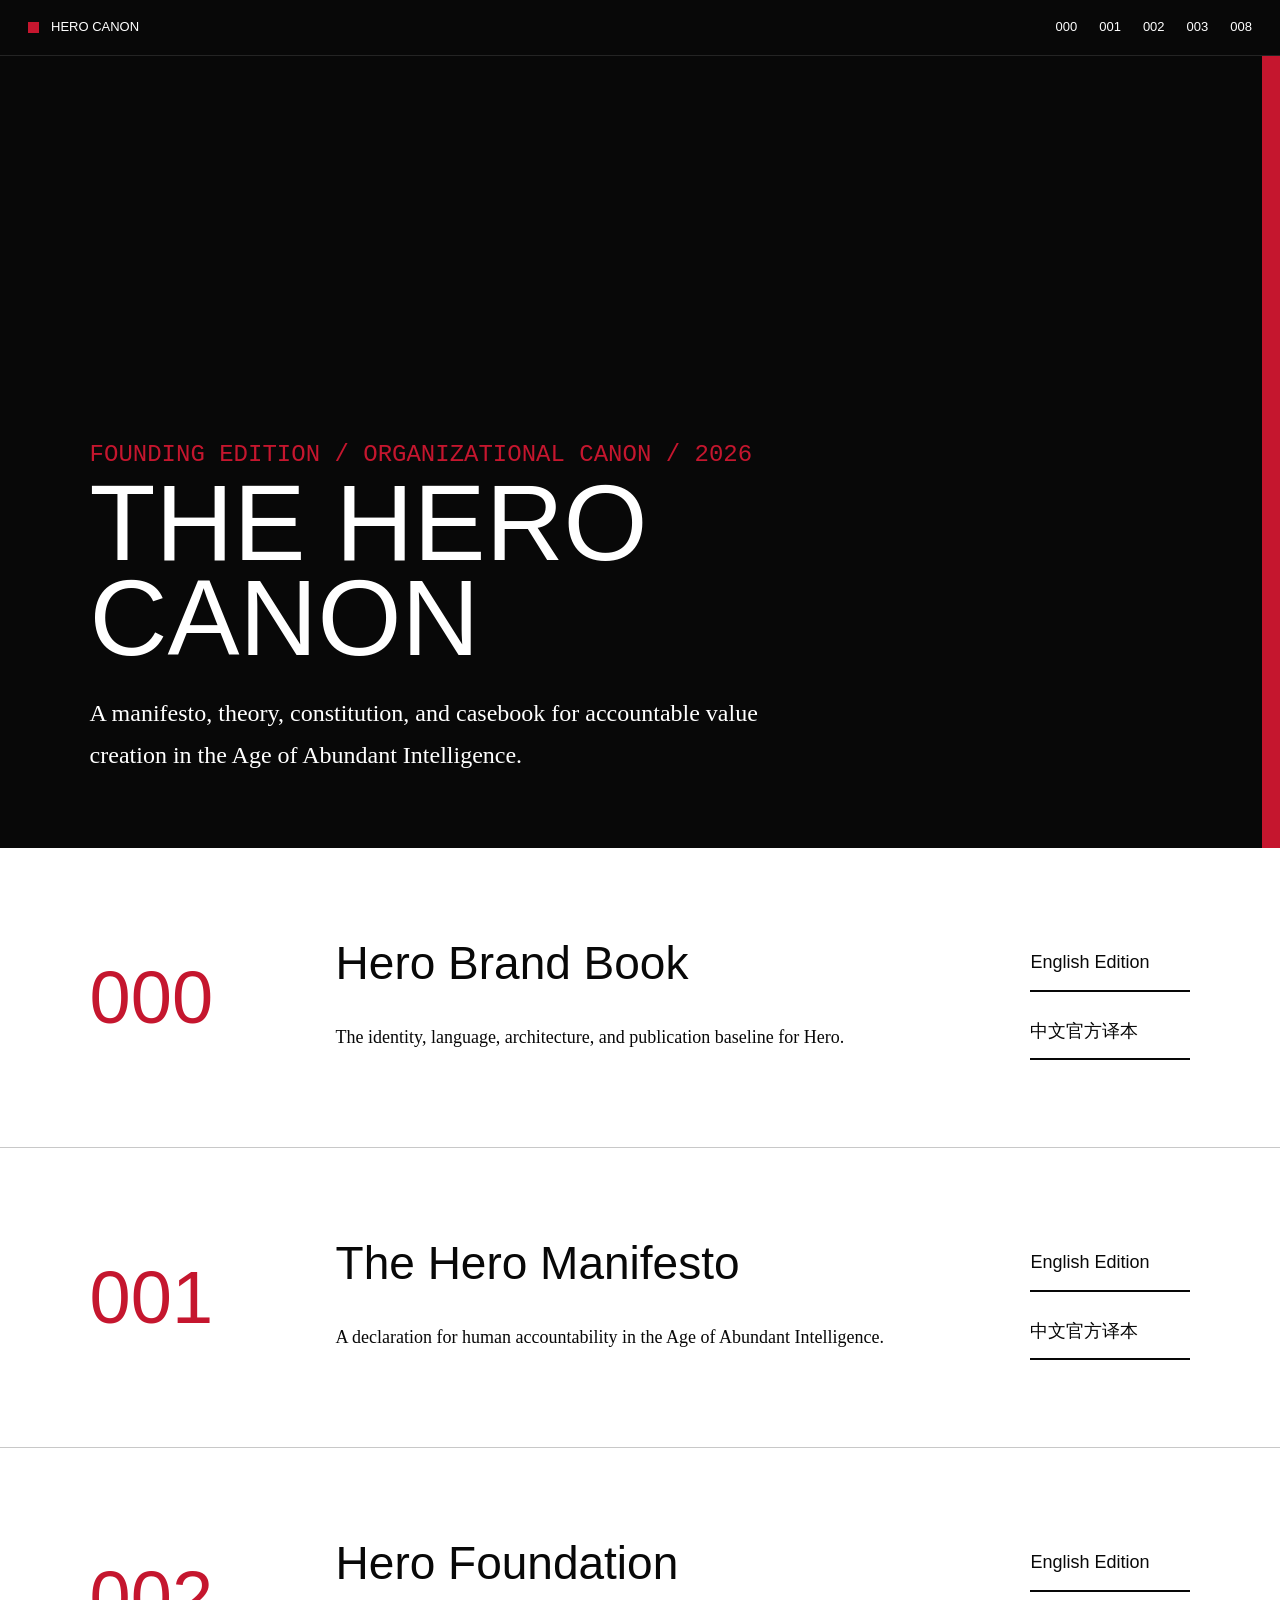
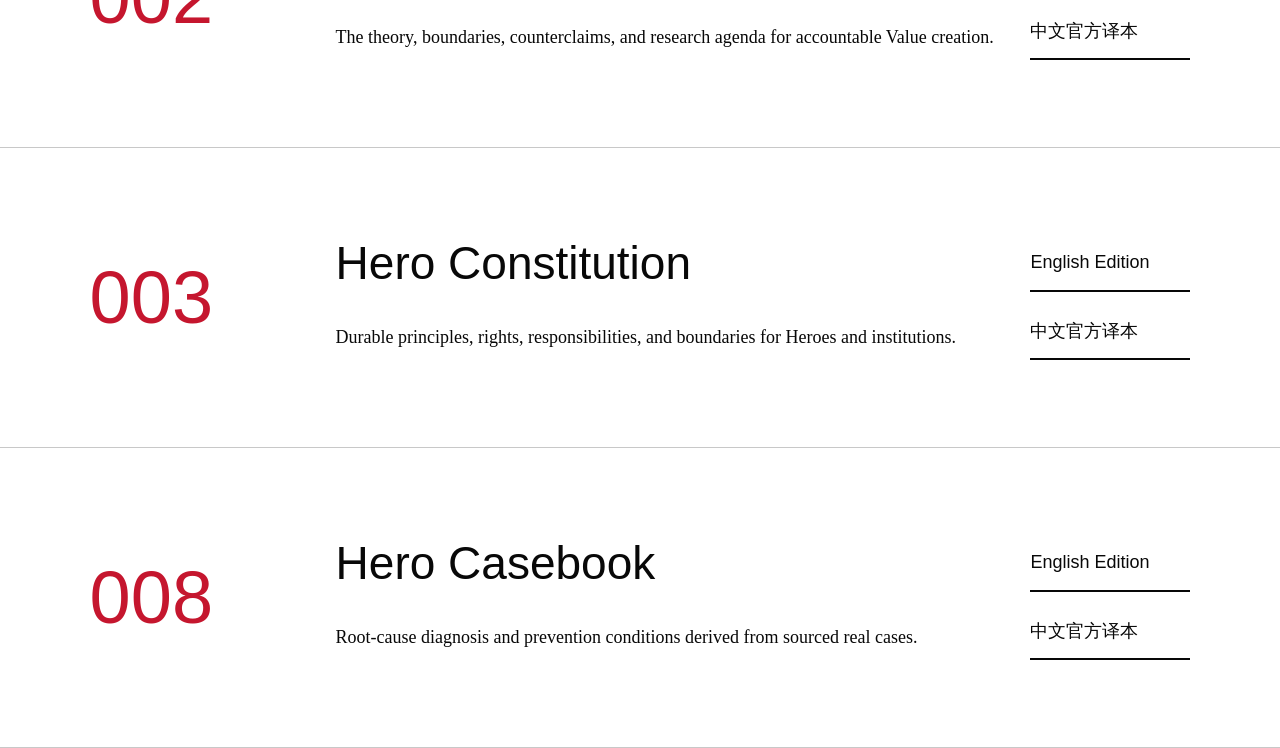
<file: index.html>
<!doctype html>
<html lang="en">
<head>
  <meta charset="utf-8">
  <meta name="viewport" content="width=device-width, initial-scale=1">
  <meta name="color-scheme" content="light">
  <meta name="description" content="The Hero Canon: a bilingual organizational manifesto, theory, constitution, and casebook for human accountability in the age of abundant intelligence.">
  <meta name="keywords" content="organizational manifesto, human accountability, accountable value creation, human-centered AI, responsible AI, AI constitution, AI governance, organizational design, casebook, future of work">
  <link rel="canonical" href="https://sheldonlc.github.io/hero-manifesto/">
  <meta property="og:type" content="website">
  <meta property="og:title" content="The Hero Canon">
  <meta property="og:description" content="A manifesto, theory, constitution, and casebook for accountable value creation in the age of abundant intelligence.">
  <meta property="og:url" content="https://sheldonlc.github.io/hero-manifesto/">
  <meta name="twitter:card" content="summary">
  <meta name="twitter:title" content="The Hero Canon">
  <meta name="twitter:description" content="Human accountability in the age of abundant intelligence.">
  <title>The Hero Canon - Founding Edition</title>
  <link rel="stylesheet" href="assets/hero-publication.css">
</head>
<body>
  <header class="site-header"><span class="wordmark"><span class="wordmark-mark" aria-hidden="true"></span><span>Hero Canon</span></span><nav class="header-links"><a href="#canon-000">000</a><a href="#canon-001">001</a><a href="#canon-002">002</a><a href="#canon-003">003</a><a href="#canon-008">008</a></nav></header>
  <main style="padding-top:var(--header-height)">
    <section class="index-hero"><div><p class="cover-canon">Founding Edition / Organizational Canon / 2026</p><h1>THE HERO<br>CANON</h1><p>A manifesto, theory, constitution, and casebook for accountable value creation in the Age of Abundant Intelligence.</p></div></section>
    <section class="edition-band" id="canon-000"><div class="edition-number">000</div><div><h2>Hero Brand Book</h2><p>The identity, language, architecture, and publication baseline for Hero.</p></div><nav class="edition-links"><a href="000-hero-brand-book/en/index.html">English Edition</a><a href="000-hero-brand-book/zh-CN/index.html">中文官方译本</a></nav></section>
    <section class="edition-band" id="canon-001"><div class="edition-number">001</div><div><h2>The Hero Manifesto</h2><p>A declaration for human accountability in the Age of Abundant Intelligence.</p></div><nav class="edition-links"><a href="001-the-hero-manifesto/en/index.html">English Edition</a><a href="001-the-hero-manifesto/zh-CN/index.html">中文官方译本</a></nav></section>
    <section class="edition-band" id="canon-002"><div class="edition-number">002</div><div><h2>Hero Foundation</h2><p>The theory, boundaries, counterclaims, and research agenda for accountable Value creation.</p></div><nav class="edition-links"><a href="002-hero-foundation/en/index.html">English Edition</a><a href="002-hero-foundation/zh-CN/index.html">中文官方译本</a></nav></section>
    <section class="edition-band" id="canon-003"><div class="edition-number">003</div><div><h2>Hero Constitution</h2><p>Durable principles, rights, responsibilities, and boundaries for Heroes and institutions.</p></div><nav class="edition-links"><a href="003-hero-constitution/en/index.html">English Edition</a><a href="003-hero-constitution/zh-CN/index.html">中文官方译本</a></nav></section>
    <section class="edition-band" id="canon-008"><div class="edition-number">008</div><div><h2>Hero Casebook</h2><p>Root-cause diagnosis and prevention conditions derived from sourced real cases.</p></div><nav class="edition-links"><a href="008-hero-casebook/en/index.html">English Edition</a><a href="008-hero-casebook/zh-CN/index.html">中文官方译本</a></nav></section>
  </main>
  <script src="assets/hero-publication.js"></script>
</body>
</html>
</file>
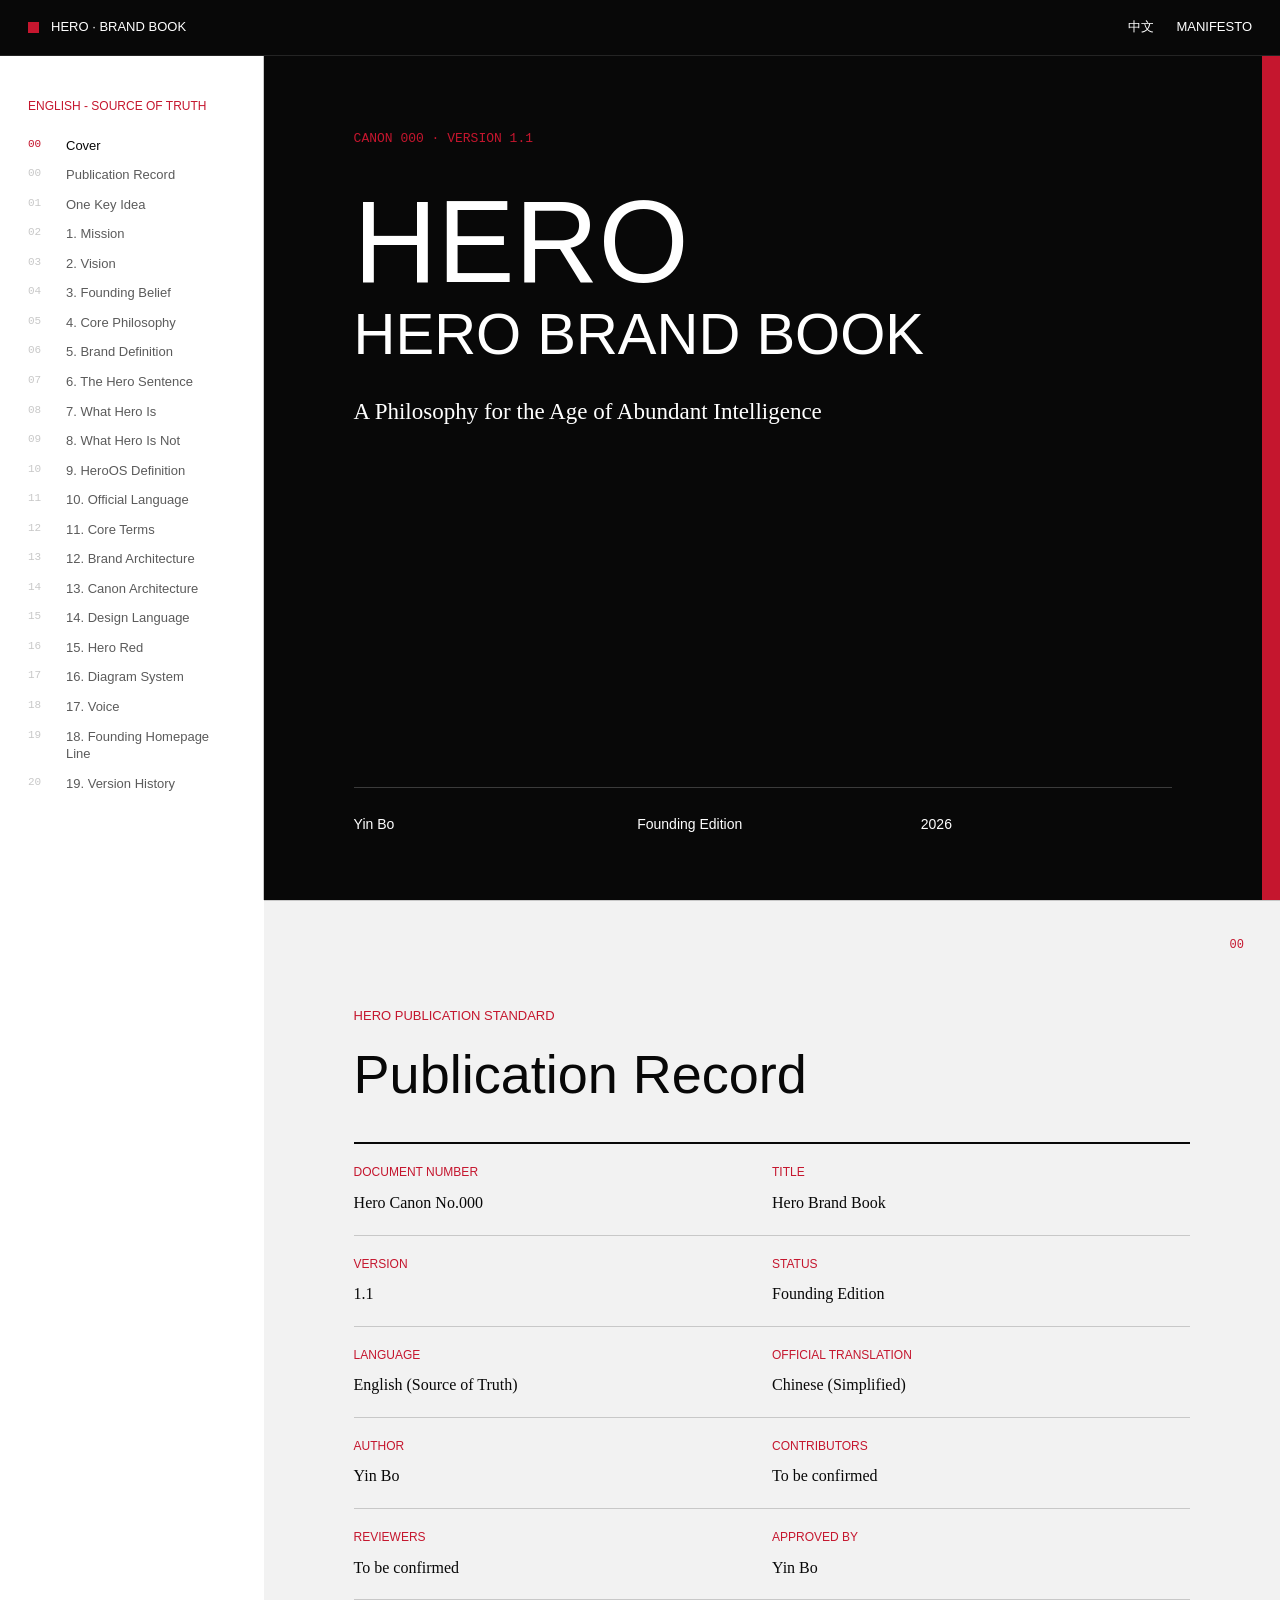
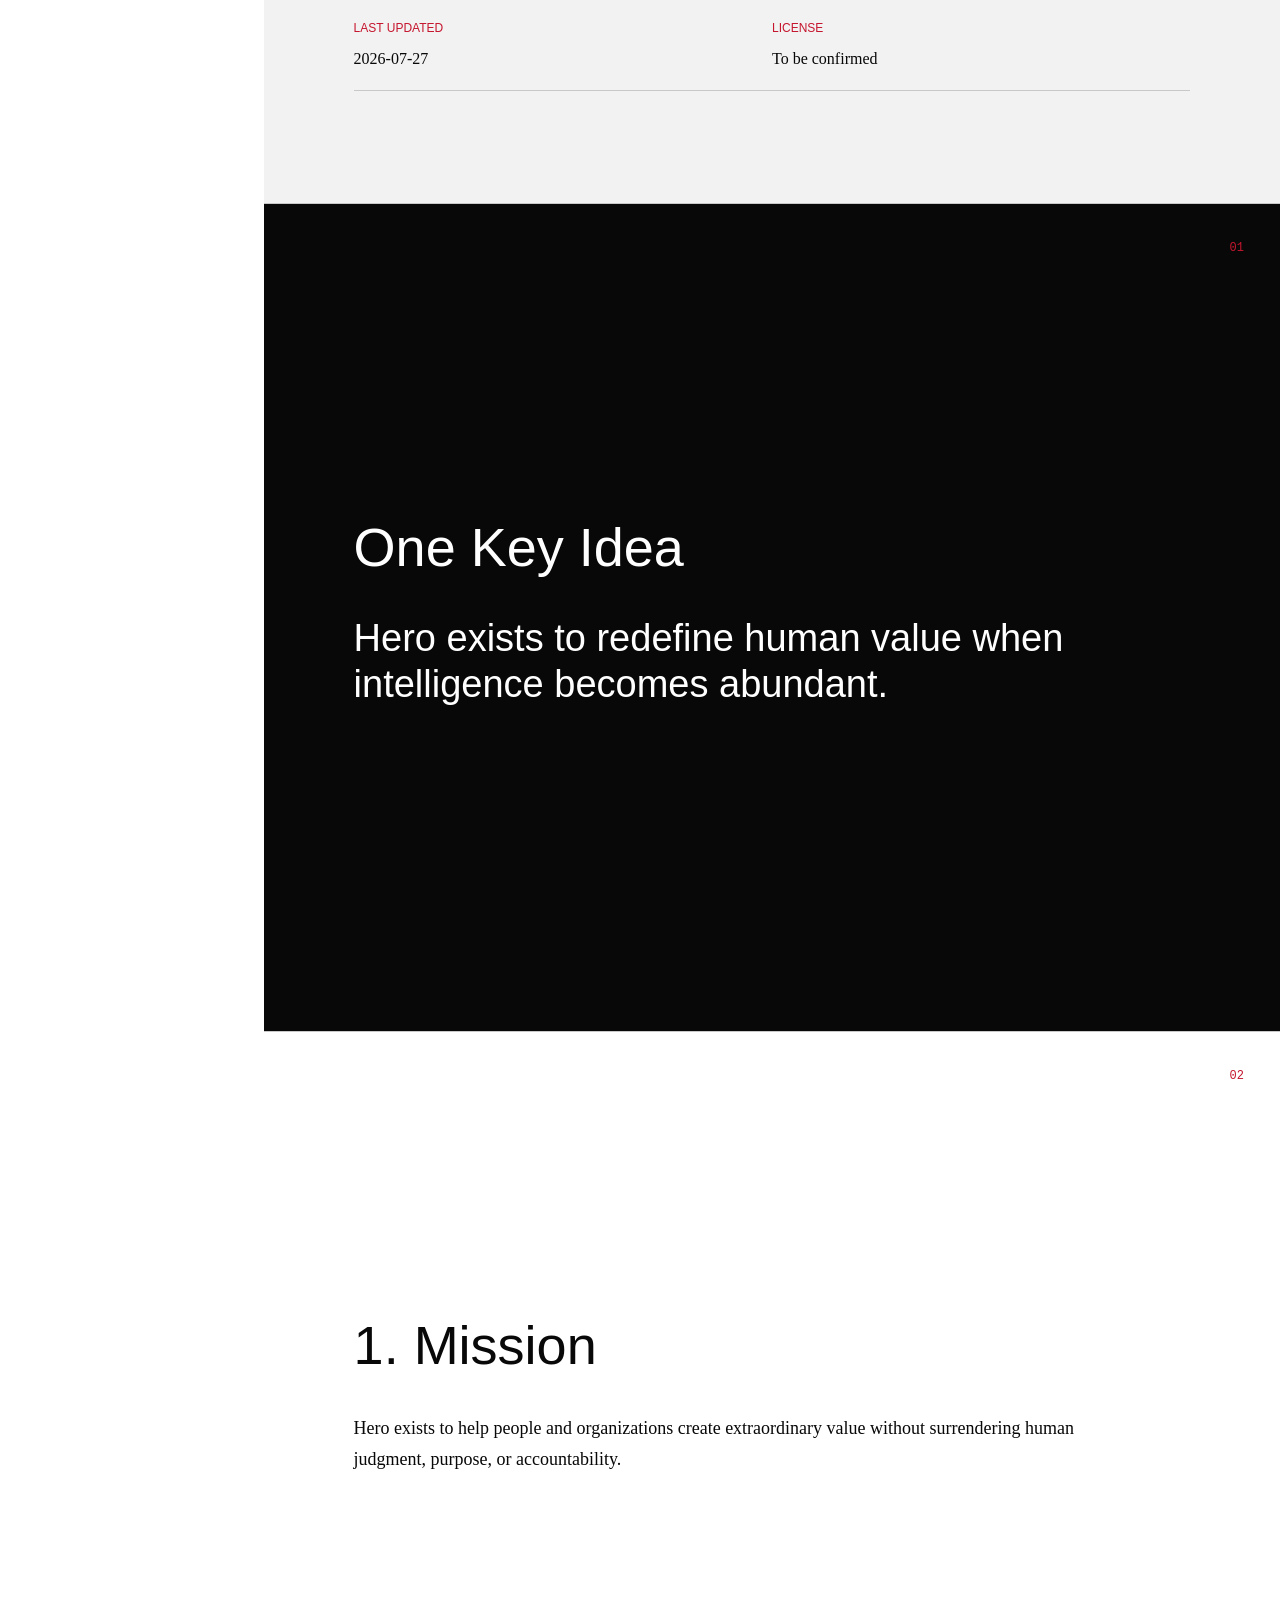
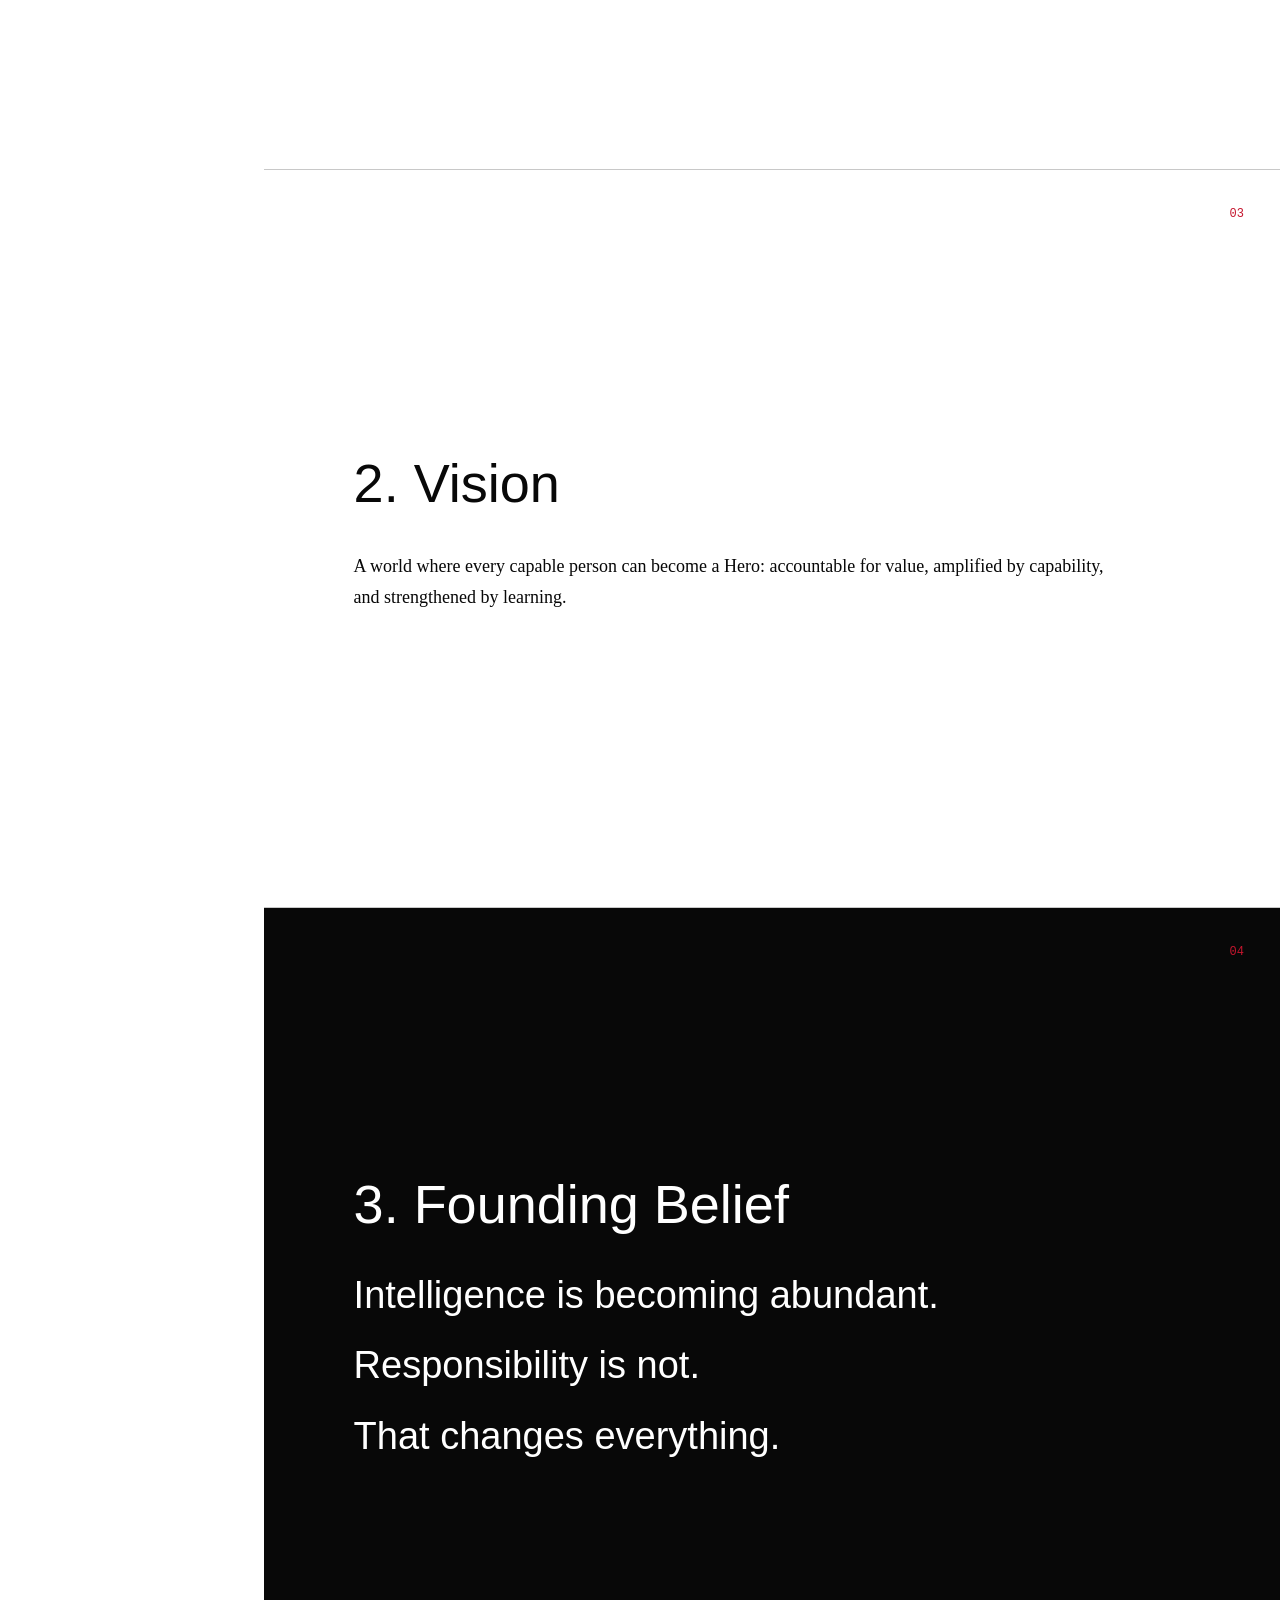
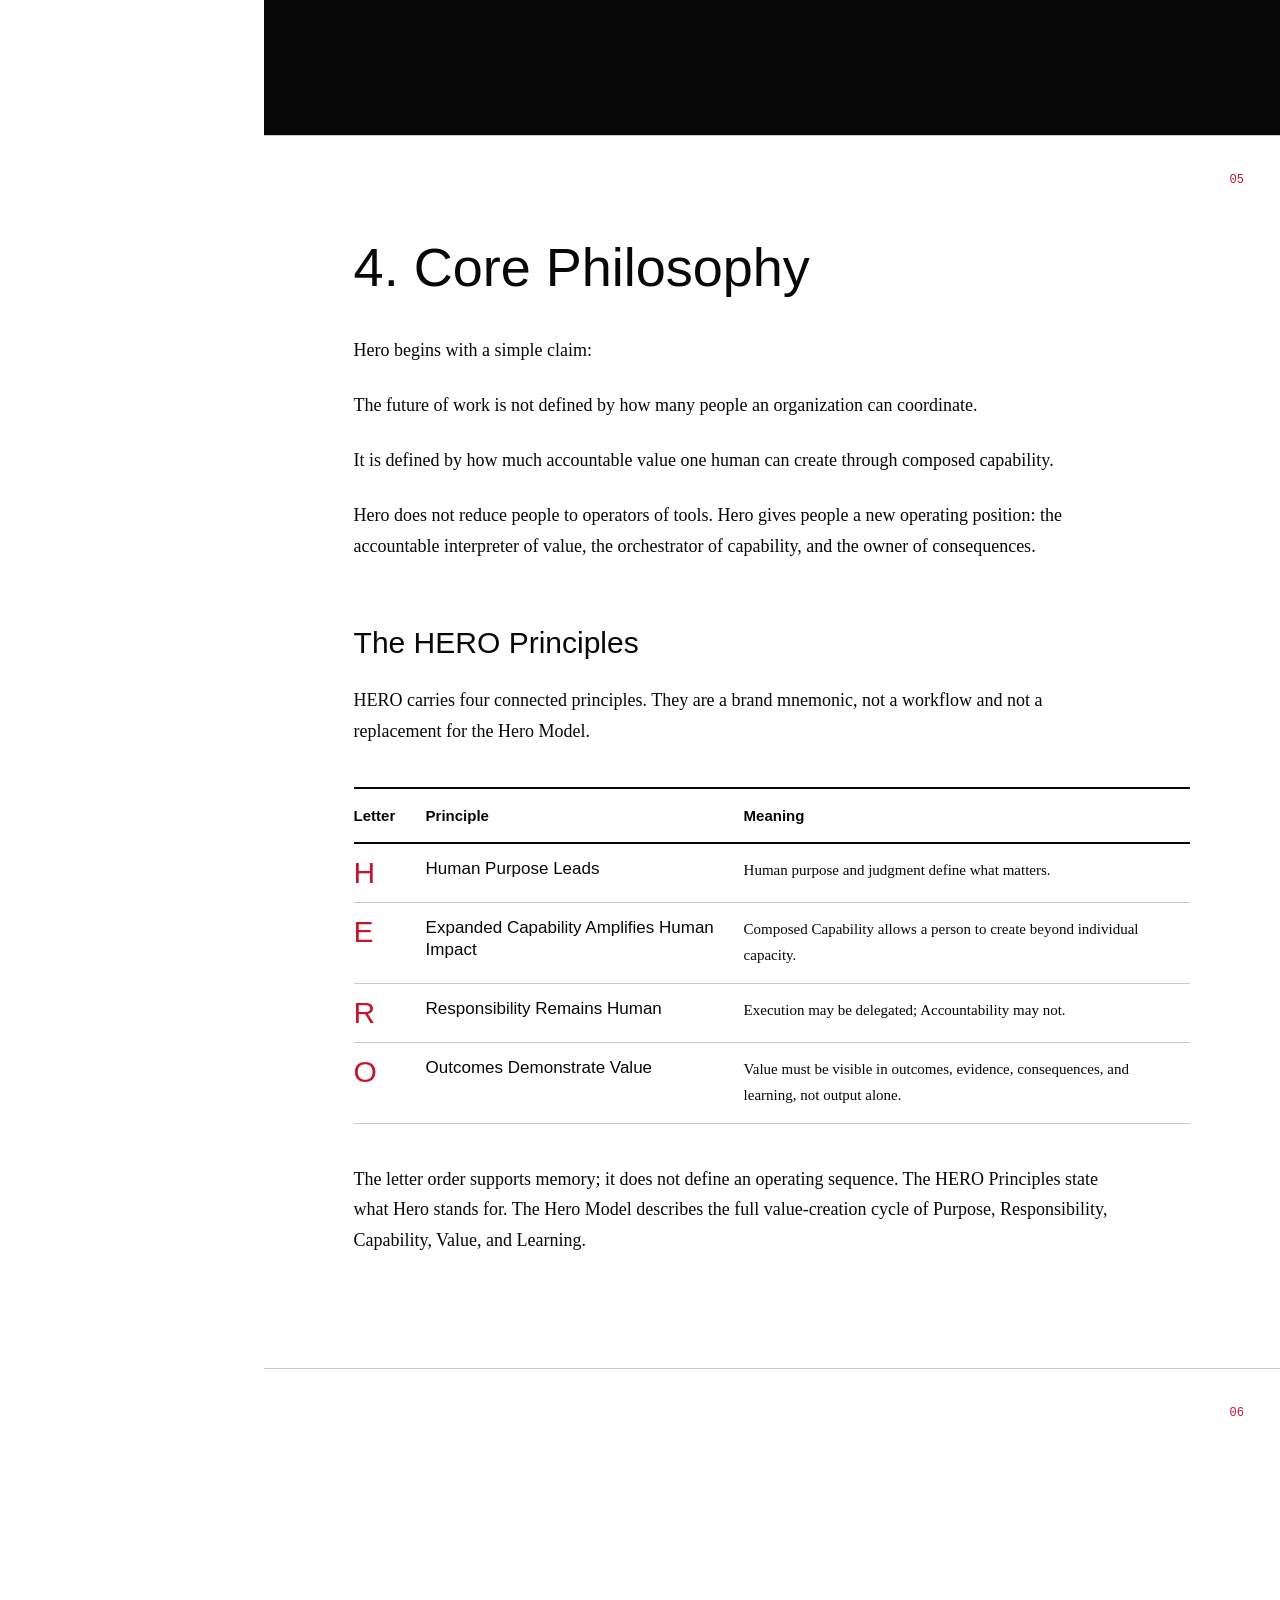
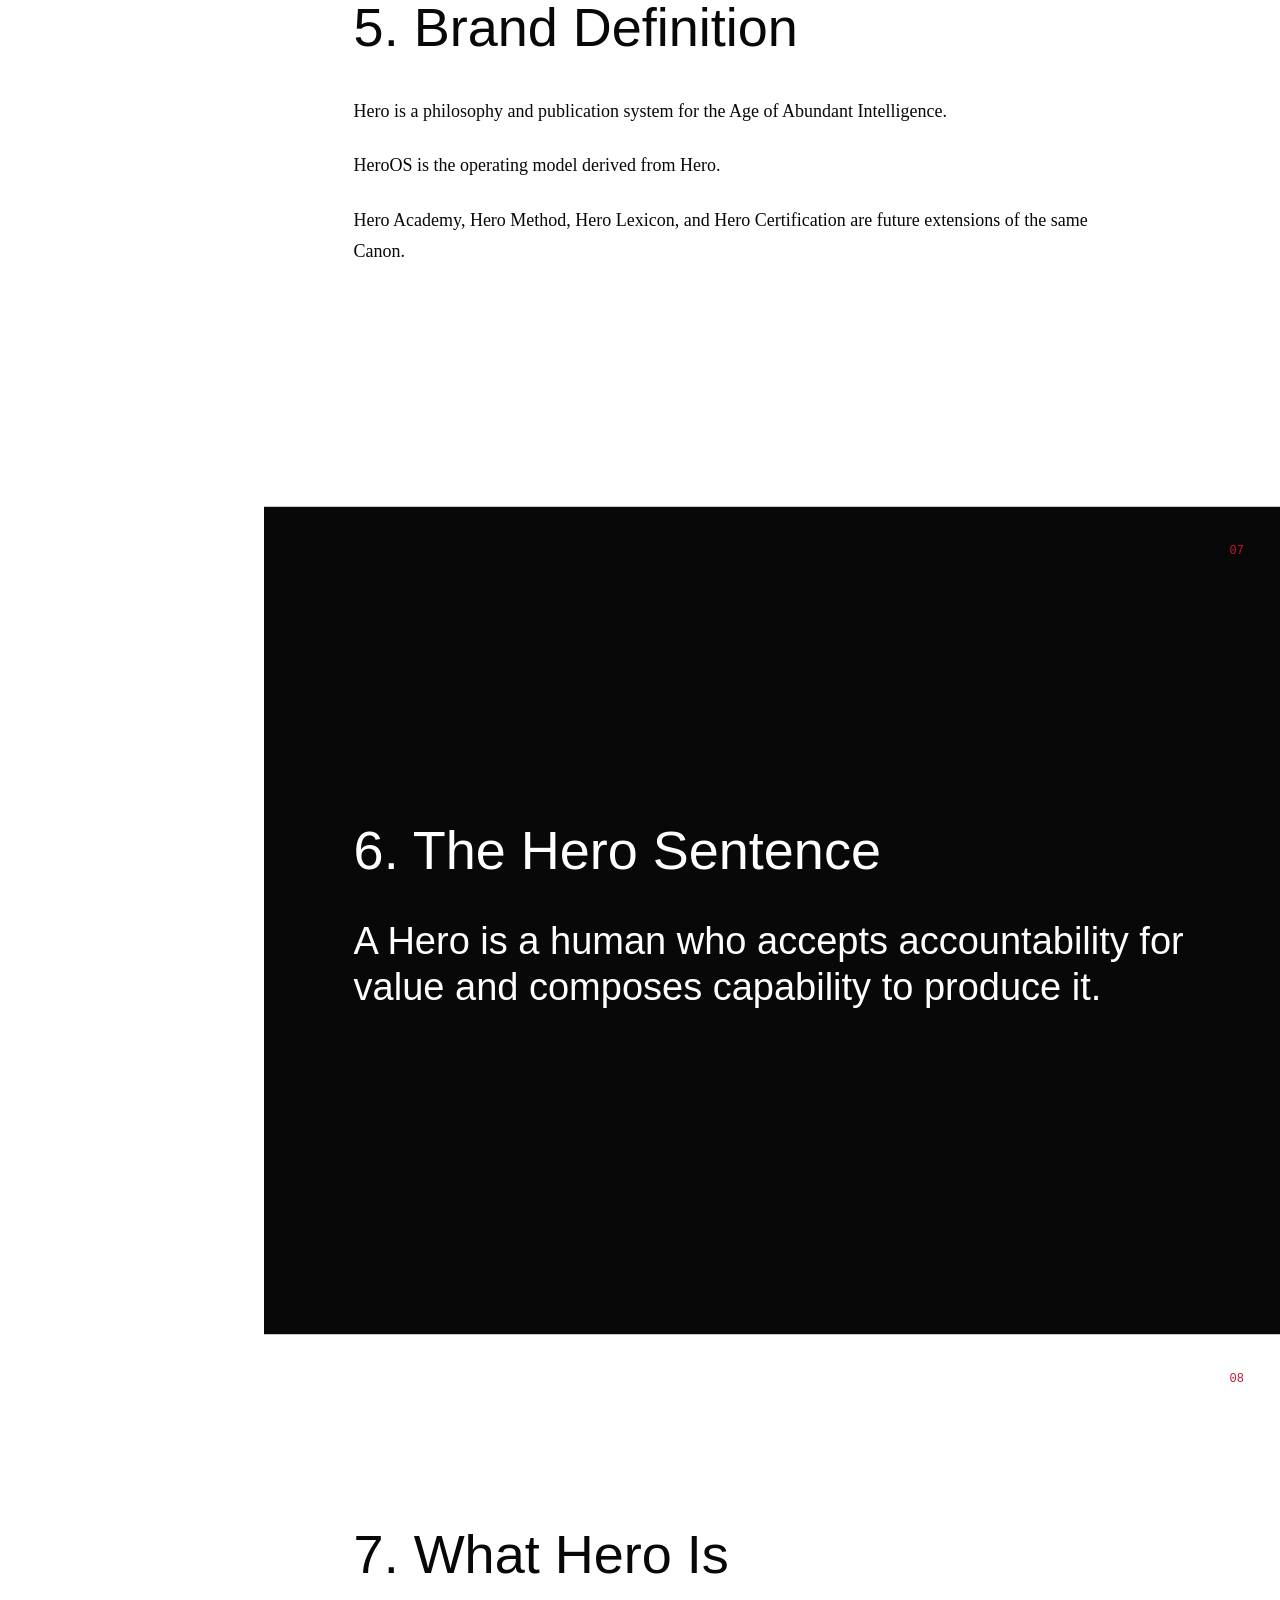
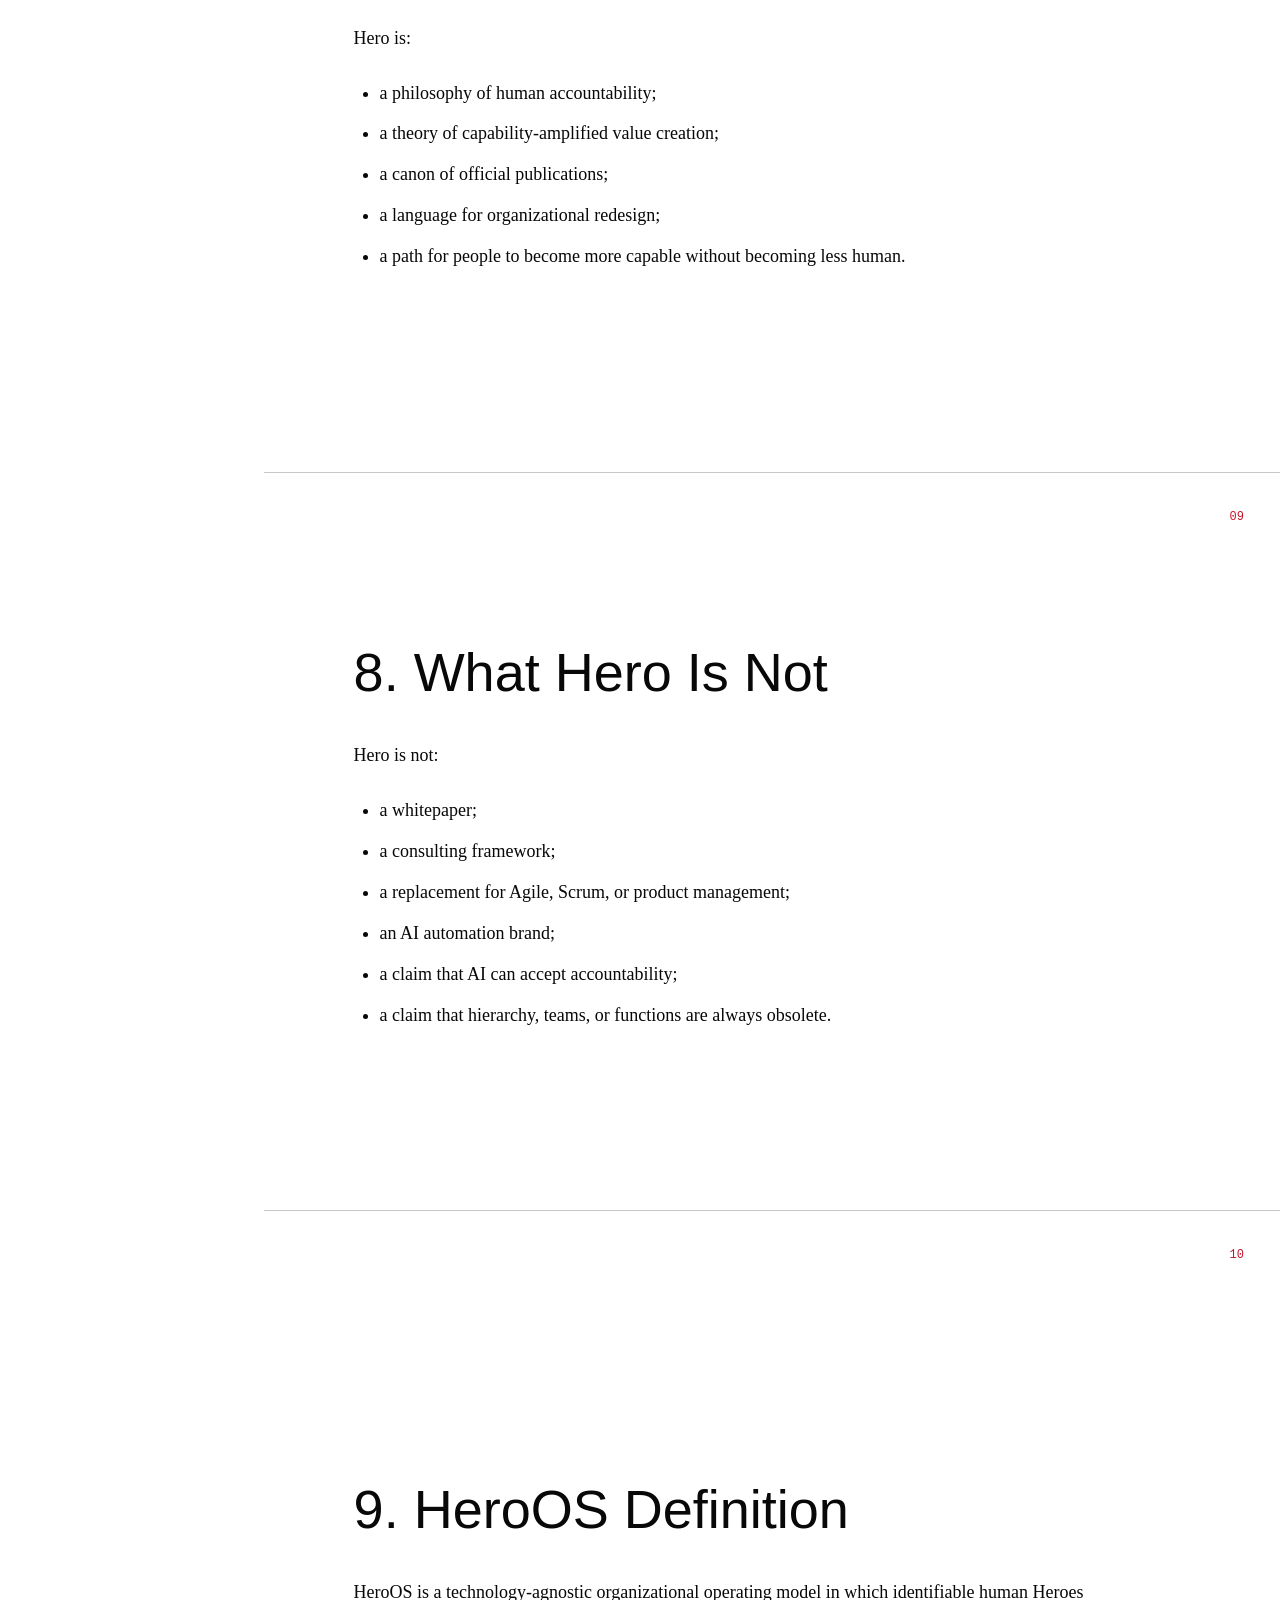
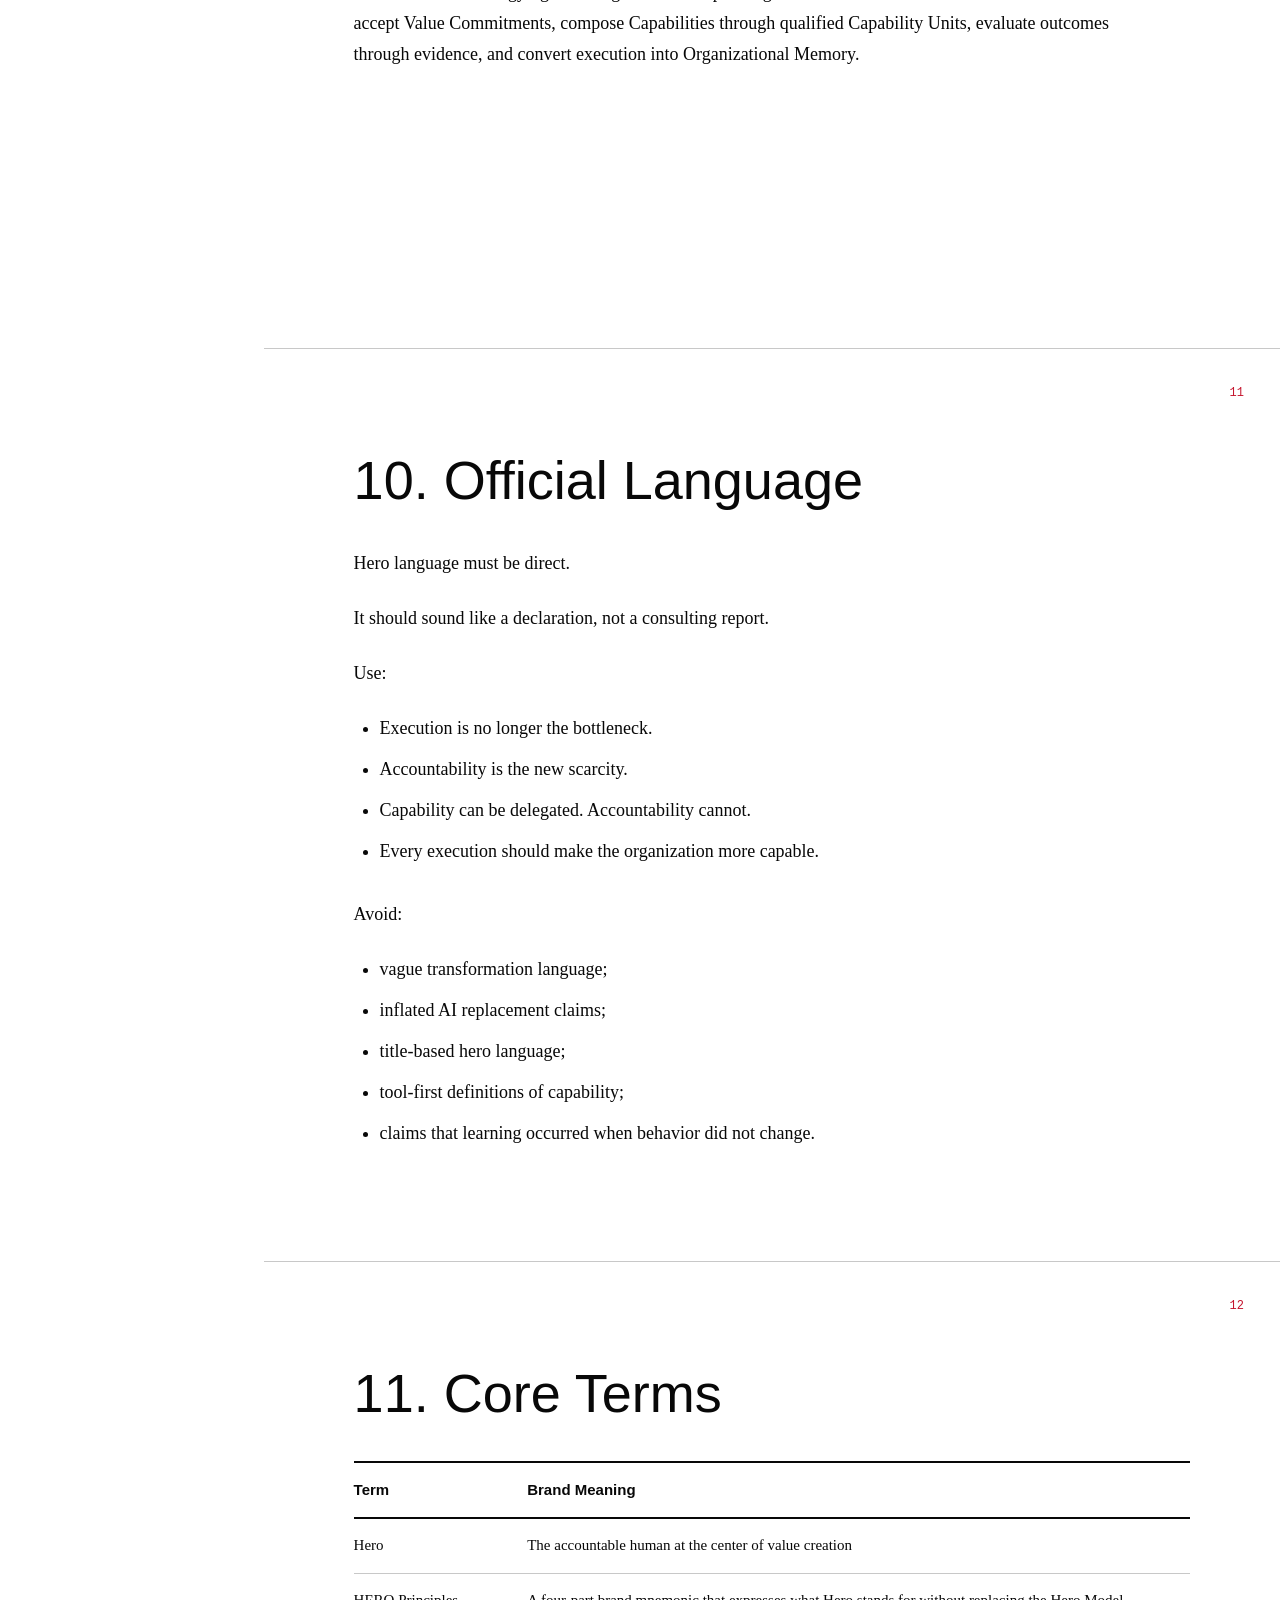
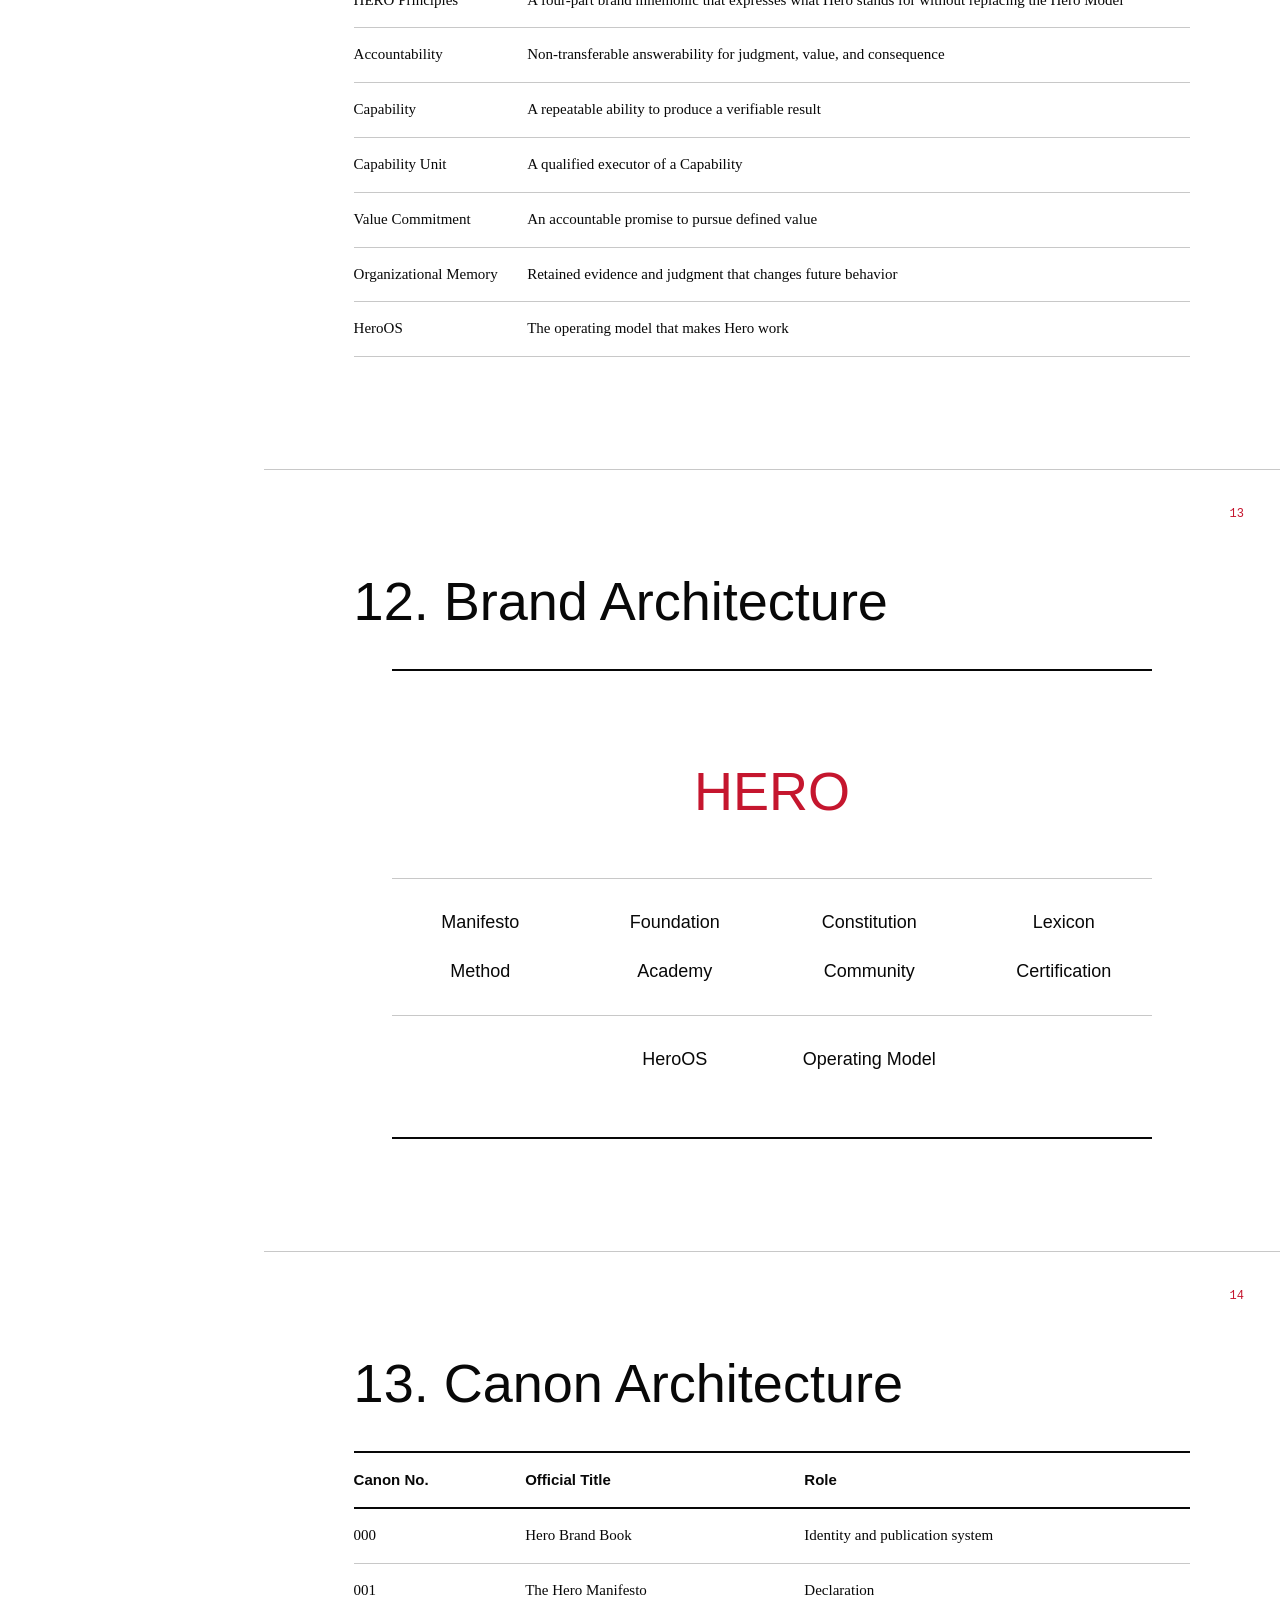
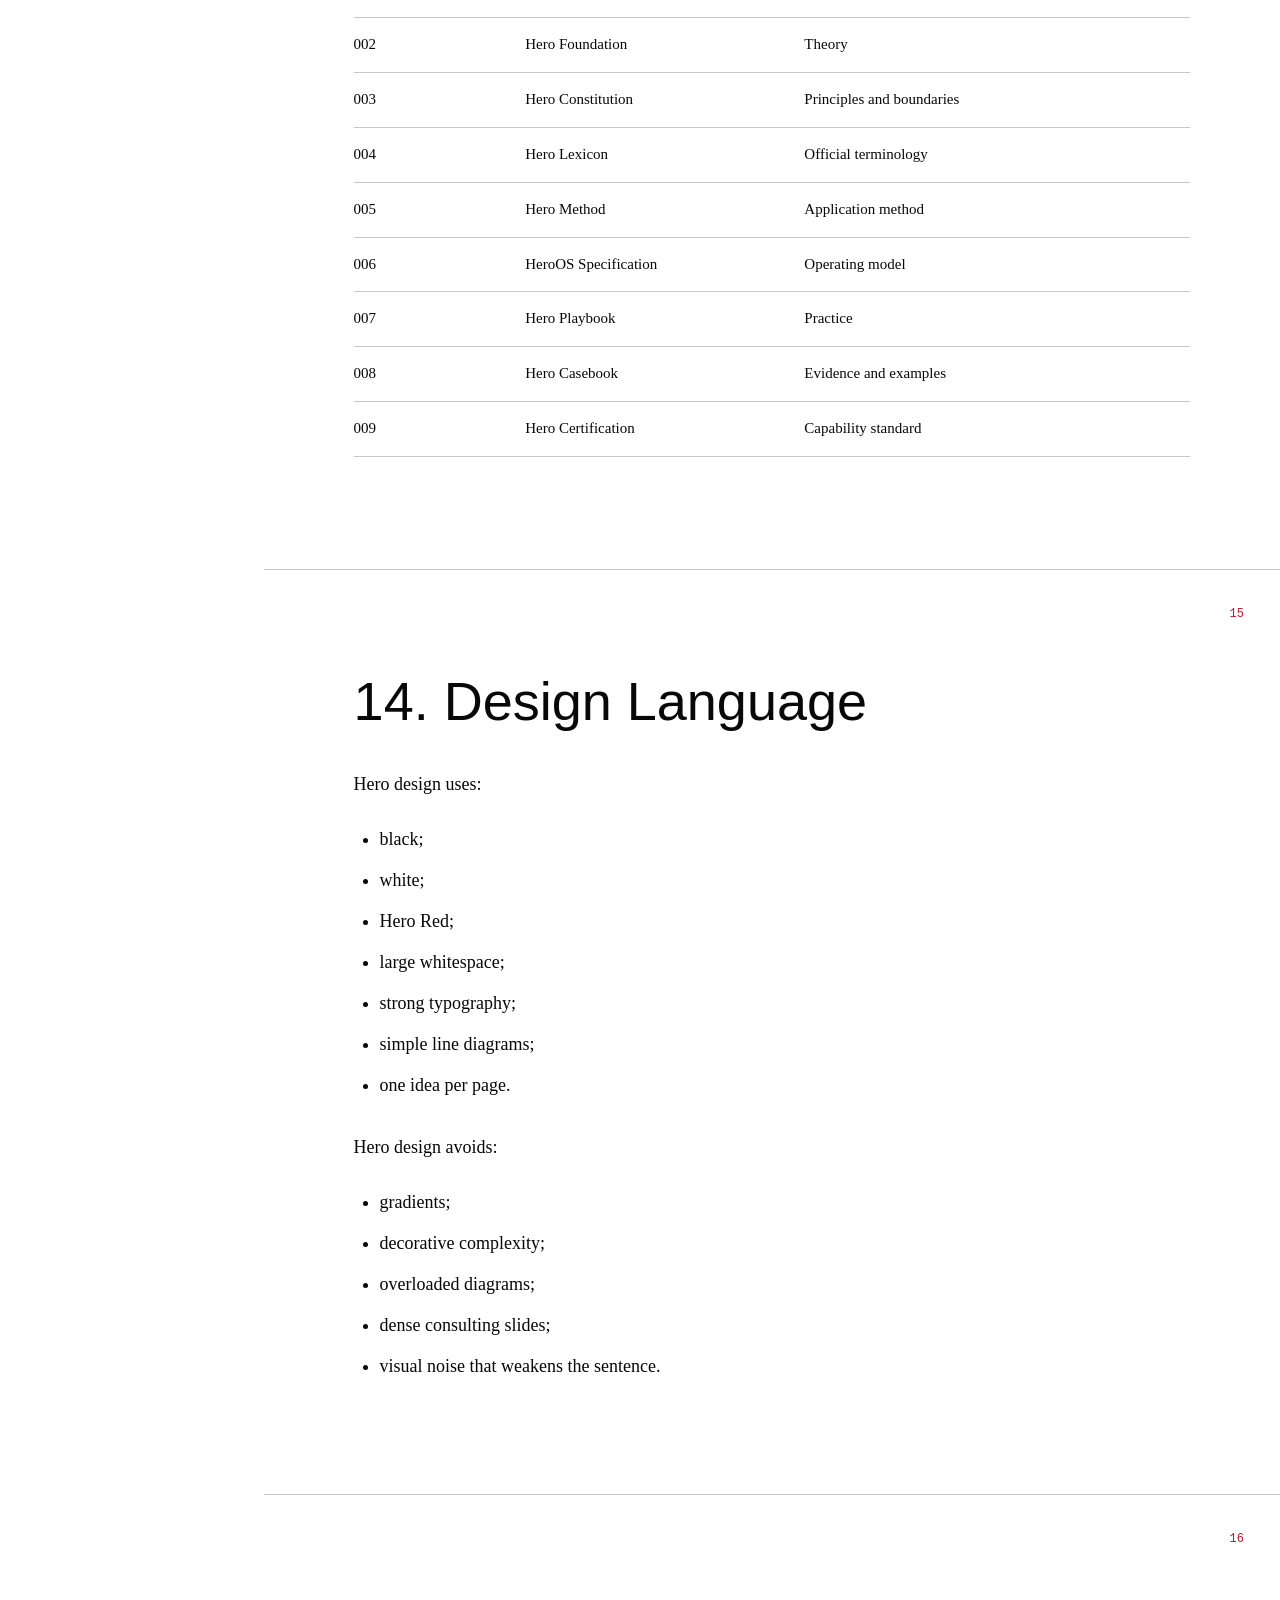
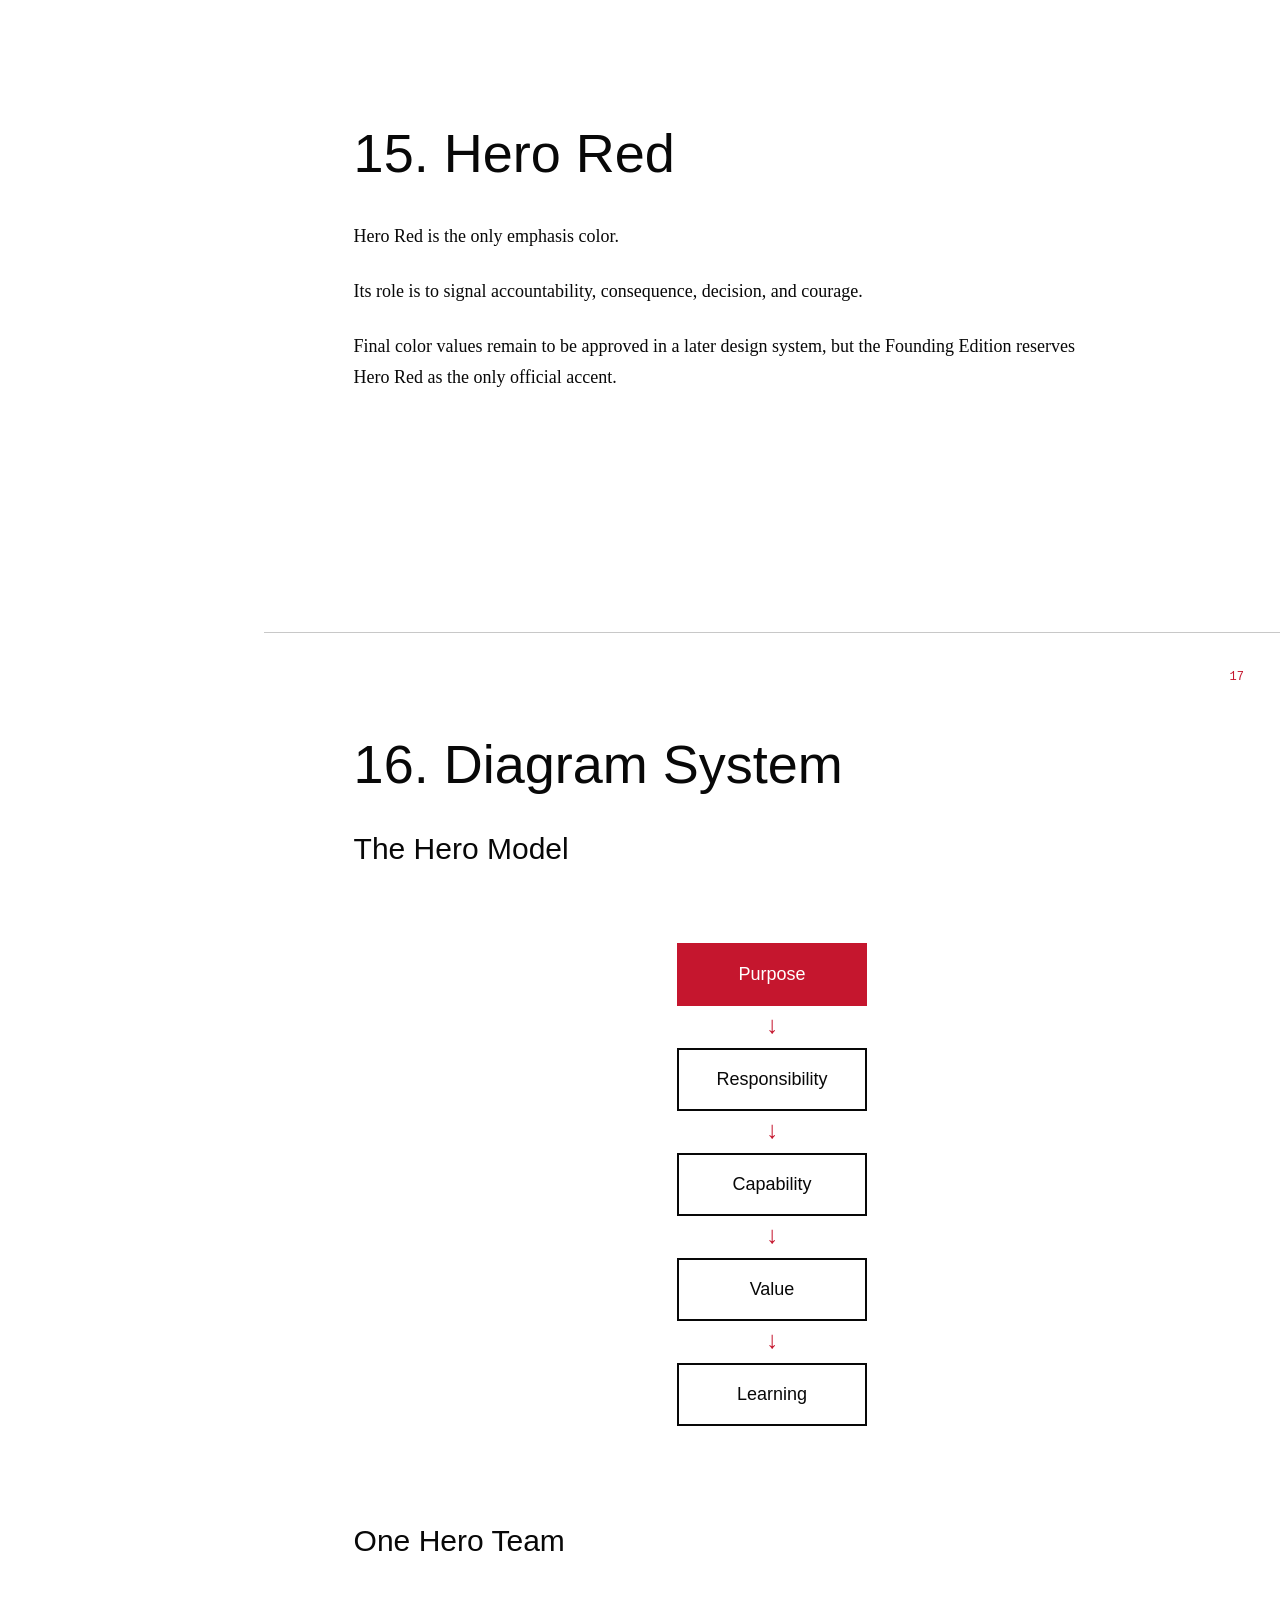
<file: 000-hero-brand-book/en/index.html>
<!doctype html>
<html lang="en">
<head>
  <meta charset="utf-8">
  <meta name="viewport" content="width=device-width, initial-scale=1">
  <meta name="color-scheme" content="light">
  <meta name="description" content="A Philosophy for the Age of Abundant Intelligence">
  <meta name="keywords" content="Hero Brand Book, organizational design, AI-native organization, human-centered AI, operating principles">
  <link rel="canonical" href="https://sheldonlc.github.io/hero-manifesto/000-hero-brand-book/en/">
  <link rel="alternate" hreflang="zh-CN" href="https://sheldonlc.github.io/hero-manifesto/000-hero-brand-book/zh-CN/">
  <meta property="og:type" content="article"><meta property="og:title" content="Hero Brand Book"><meta property="og:description" content="A philosophy and operating language for the age of abundant intelligence."><meta property="og:url" content="https://sheldonlc.github.io/hero-manifesto/000-hero-brand-book/en/">
  <title>Hero Canon 000 - Hero Brand Book</title>
  <link rel="stylesheet" href="../../assets/hero-publication.css">
</head>
<body data-language="en">
  <div class="reading-progress" aria-hidden="true"></div>
  <header class="site-header">
    <a class="wordmark" href="../../index.html"><span class="wordmark-mark" aria-hidden="true"></span><span>HERO · BRAND BOOK</span></a>
    <nav class="header-links" aria-label="Edition navigation">
      <a href="../zh-CN/index.html">中文</a>
      <a class="secondary-link" href="../../001-the-hero-manifesto/en/index.html">Manifesto</a>
    </nav>
  </header>
  <div class="publication-shell">
    <aside class="toc" aria-label="Table of contents"><p class="toc-label">English - Source of Truth</p><ol><li><a href="#cover" data-index="00">Cover</a></li><li><a href="#publication-record" data-index="00">Publication Record</a></li><li><a href="#section-01" data-index="01">One Key Idea</a></li><li><a href="#section-02" data-index="02">1. Mission</a></li><li><a href="#section-03" data-index="03">2. Vision</a></li><li><a href="#section-04" data-index="04">3. Founding Belief</a></li><li><a href="#section-05" data-index="05">4. Core Philosophy</a></li><li><a href="#section-06" data-index="06">5. Brand Definition</a></li><li><a href="#section-07" data-index="07">6. The Hero Sentence</a></li><li><a href="#section-08" data-index="08">7. What Hero Is</a></li><li><a href="#section-09" data-index="09">8. What Hero Is Not</a></li><li><a href="#section-10" data-index="10">9. HeroOS Definition</a></li><li><a href="#section-11" data-index="11">10. Official Language</a></li><li><a href="#section-12" data-index="12">11. Core Terms</a></li><li><a href="#section-13" data-index="13">12. Brand Architecture</a></li><li><a href="#section-14" data-index="14">13. Canon Architecture</a></li><li><a href="#section-15" data-index="15">14. Design Language</a></li><li><a href="#section-16" data-index="16">15. Hero Red</a></li><li><a href="#section-17" data-index="17">16. Diagram System</a></li><li><a href="#section-18" data-index="18">17. Voice</a></li><li><a href="#section-19" data-index="19">18. Founding Homepage Line</a></li><li><a href="#section-20" data-index="20">19. Version History</a></li></ol></aside>
    <main class="canon">
      <section class="canon-section cover-section" id="cover"><div class="cover-grid"><div class="cover-content"><div><p class="cover-canon">Canon 000 · Version 1.1</p><div class="cover-hero">HERO</div><h1 class="cover-title">HERO BRAND BOOK</h1><p class="cover-tagline">A Philosophy for the Age of Abundant Intelligence</p></div><div class="cover-footer"><span>Yin Bo</span><span>Founding Edition</span><span>2026</span></div></div><div class="cover-rule"></div></div></section>
      <section class="canon-section metadata-section" id="publication-record"><span class="section-index">00</span><div class="section-inner"><p class="section-kicker">Hero Publication Standard</p><h2 class="section-title">Publication Record</h2><dl class="metadata-grid"><div><dt>Document Number</dt><dd>Hero Canon No.000</dd></div><div><dt>Title</dt><dd>Hero Brand Book</dd></div><div><dt>Version</dt><dd>1.1</dd></div><div><dt>Status</dt><dd>Founding Edition</dd></div><div><dt>Language</dt><dd>English (Source of Truth)</dd></div><div><dt>Official Translation</dt><dd>Chinese (Simplified)</dd></div><div><dt>Author</dt><dd>Yin Bo</dd></div><div><dt>Contributors</dt><dd>To be confirmed</dd></div><div><dt>Reviewers</dt><dd>To be confirmed</dd></div><div><dt>Approved By</dt><dd>Yin Bo</dd></div><div><dt>Last Updated</dt><dd>2026-07-27</dd></div><div><dt>License</dt><dd>To be confirmed</dd></div></dl></div></section>
      <section class="canon-section feature-section" id="section-01" data-title="One Key Idea"><span class="section-index">01</span><div class="section-inner"><h2 class="section-title">One Key Idea</h2><div class="section-body"><p>Hero exists to redefine human value when intelligence becomes abundant.</p>
</div></div></section>
<section class="canon-section" id="section-02" data-title="1. Mission"><span class="section-index">02</span><div class="section-inner"><h2 class="section-title">1. Mission</h2><div class="section-body"><p>Hero exists to help people and organizations create extraordinary value without surrendering human judgment, purpose, or accountability.</p>
</div></div></section>
<section class="canon-section" id="section-03" data-title="2. Vision"><span class="section-index">03</span><div class="section-inner"><h2 class="section-title">2. Vision</h2><div class="section-body"><p>A world where every capable person can become a Hero: accountable for value, amplified by capability, and strengthened by learning.</p>
</div></div></section>
<section class="canon-section feature-section" id="section-04" data-title="3. Founding Belief"><span class="section-index">04</span><div class="section-inner"><h2 class="section-title">3. Founding Belief</h2><div class="section-body"><p>Intelligence is becoming abundant.</p>
<p>Responsibility is not.</p>
<p>That changes everything.</p>
</div></div></section>
<section class="canon-section" id="section-05" data-title="4. Core Philosophy"><span class="section-index">05</span><div class="section-inner"><h2 class="section-title">4. Core Philosophy</h2><div class="section-body"><p>Hero begins with a simple claim:</p>
<p>The future of work is not defined by how many people an organization can coordinate.</p>
<p>It is defined by how much accountable value one human can create through composed capability.</p>
<p>Hero does not reduce people to operators of tools. Hero gives people a new operating position: the accountable interpreter of value, the orchestrator of capability, and the owner of consequences.</p>
<h3>The HERO Principles</h3>
<p>HERO carries four connected principles. They are a brand mnemonic, not a workflow and not a replacement for the Hero Model.</p>
<table class="hero-principles-table">
<thead>
<tr>
<th>Letter</th>
<th>Principle</th>
<th>Meaning</th>
</tr>
</thead>
<tbody><tr>
<td>H</td>
<td>Human Purpose Leads</td>
<td>Human purpose and judgment define what matters.</td>
</tr>
<tr>
<td>E</td>
<td>Expanded Capability Amplifies Human Impact</td>
<td>Composed Capability allows a person to create beyond individual capacity.</td>
</tr>
<tr>
<td>R</td>
<td>Responsibility Remains Human</td>
<td>Execution may be delegated; Accountability may not.</td>
</tr>
<tr>
<td>O</td>
<td>Outcomes Demonstrate Value</td>
<td>Value must be visible in outcomes, evidence, consequences, and learning, not output alone.</td>
</tr>
</tbody></table>
<p>The letter order supports memory; it does not define an operating sequence. The HERO Principles state what Hero stands for. The Hero Model describes the full value-creation cycle of Purpose, Responsibility, Capability, Value, and Learning.</p>
</div></div></section>
<section class="canon-section" id="section-06" data-title="5. Brand Definition"><span class="section-index">06</span><div class="section-inner"><h2 class="section-title">5. Brand Definition</h2><div class="section-body"><p>Hero is a philosophy and publication system for the Age of Abundant Intelligence.</p>
<p>HeroOS is the operating model derived from Hero.</p>
<p>Hero Academy, Hero Method, Hero Lexicon, and Hero Certification are future extensions of the same Canon.</p>
</div></div></section>
<section class="canon-section feature-section" id="section-07" data-title="6. The Hero Sentence"><span class="section-index">07</span><div class="section-inner"><h2 class="section-title">6. The Hero Sentence</h2><div class="section-body"><p>A Hero is a human who accepts accountability for value and composes capability to produce it.</p>
</div></div></section>
<section class="canon-section" id="section-08" data-title="7. What Hero Is"><span class="section-index">08</span><div class="section-inner"><h2 class="section-title">7. What Hero Is</h2><div class="section-body"><p>Hero is:</p>
<ul>
<li>a philosophy of human accountability;</li>
<li>a theory of capability-amplified value creation;</li>
<li>a canon of official publications;</li>
<li>a language for organizational redesign;</li>
<li>a path for people to become more capable without becoming less human.</li>
</ul>
</div></div></section>
<section class="canon-section" id="section-09" data-title="8. What Hero Is Not"><span class="section-index">09</span><div class="section-inner"><h2 class="section-title">8. What Hero Is Not</h2><div class="section-body"><p>Hero is not:</p>
<ul>
<li>a whitepaper;</li>
<li>a consulting framework;</li>
<li>a replacement for Agile, Scrum, or product management;</li>
<li>an AI automation brand;</li>
<li>a claim that AI can accept accountability;</li>
<li>a claim that hierarchy, teams, or functions are always obsolete.</li>
</ul>
</div></div></section>
<section class="canon-section" id="section-10" data-title="9. HeroOS Definition"><span class="section-index">10</span><div class="section-inner"><h2 class="section-title">9. HeroOS Definition</h2><div class="section-body"><p>HeroOS is a technology-agnostic organizational operating model in which identifiable human Heroes accept Value Commitments, compose Capabilities through qualified Capability Units, evaluate outcomes through evidence, and convert execution into Organizational Memory.</p>
</div></div></section>
<section class="canon-section" id="section-11" data-title="10. Official Language"><span class="section-index">11</span><div class="section-inner"><h2 class="section-title">10. Official Language</h2><div class="section-body"><p>Hero language must be direct.</p>
<p>It should sound like a declaration, not a consulting report.</p>
<p>Use:</p>
<ul>
<li>Execution is no longer the bottleneck.</li>
<li>Accountability is the new scarcity.</li>
<li>Capability can be delegated. Accountability cannot.</li>
<li>Every execution should make the organization more capable.</li>
</ul>
<p>Avoid:</p>
<ul>
<li>vague transformation language;</li>
<li>inflated AI replacement claims;</li>
<li>title-based hero language;</li>
<li>tool-first definitions of capability;</li>
<li>claims that learning occurred when behavior did not change.</li>
</ul>
</div></div></section>
<section class="canon-section" id="section-12" data-title="11. Core Terms"><span class="section-index">12</span><div class="section-inner"><h2 class="section-title">11. Core Terms</h2><div class="section-body"><table>
<thead>
<tr>
<th>Term</th>
<th>Brand Meaning</th>
</tr>
</thead>
<tbody><tr>
<td>Hero</td>
<td>The accountable human at the center of value creation</td>
</tr>
<tr>
<td>HERO Principles</td>
<td>A four-part brand mnemonic that expresses what Hero stands for without replacing the Hero Model</td>
</tr>
<tr>
<td>Accountability</td>
<td>Non-transferable answerability for judgment, value, and consequence</td>
</tr>
<tr>
<td>Capability</td>
<td>A repeatable ability to produce a verifiable result</td>
</tr>
<tr>
<td>Capability Unit</td>
<td>A qualified executor of a Capability</td>
</tr>
<tr>
<td>Value Commitment</td>
<td>An accountable promise to pursue defined value</td>
</tr>
<tr>
<td>Organizational Memory</td>
<td>Retained evidence and judgment that changes future behavior</td>
</tr>
<tr>
<td>HeroOS</td>
<td>The operating model that makes Hero work</td>
</tr>
</tbody></table>
</div></div></section>
<section class="canon-section" id="section-13" data-title="12. Brand Architecture"><span class="section-index">13</span><div class="section-inner"><h2 class="section-title">12. Brand Architecture</h2><div class="section-body"><div class="diagram brand-stack"><div class="brand-stack-hero">HERO</div><div class="brand-stack-row"><span>Manifesto</span><span>Foundation</span><span>Constitution</span><span>Lexicon</span><span>Method</span><span>Academy</span><span>Community</span><span>Certification</span></div><div class="brand-stack-row"><span></span><span>HeroOS</span><span>Operating Model</span><span></span></div></div>
</div></div></section>
<section class="canon-section" id="section-14" data-title="13. Canon Architecture"><span class="section-index">14</span><div class="section-inner"><h2 class="section-title">13. Canon Architecture</h2><div class="section-body"><table>
<thead>
<tr>
<th>Canon No.</th>
<th>Official Title</th>
<th>Role</th>
</tr>
</thead>
<tbody><tr>
<td>000</td>
<td>Hero Brand Book</td>
<td>Identity and publication system</td>
</tr>
<tr>
<td>001</td>
<td>The Hero Manifesto</td>
<td>Declaration</td>
</tr>
<tr>
<td>002</td>
<td>Hero Foundation</td>
<td>Theory</td>
</tr>
<tr>
<td>003</td>
<td>Hero Constitution</td>
<td>Principles and boundaries</td>
</tr>
<tr>
<td>004</td>
<td>Hero Lexicon</td>
<td>Official terminology</td>
</tr>
<tr>
<td>005</td>
<td>Hero Method</td>
<td>Application method</td>
</tr>
<tr>
<td>006</td>
<td>HeroOS Specification</td>
<td>Operating model</td>
</tr>
<tr>
<td>007</td>
<td>Hero Playbook</td>
<td>Practice</td>
</tr>
<tr>
<td>008</td>
<td>Hero Casebook</td>
<td>Evidence and examples</td>
</tr>
<tr>
<td>009</td>
<td>Hero Certification</td>
<td>Capability standard</td>
</tr>
</tbody></table>
</div></div></section>
<section class="canon-section" id="section-15" data-title="14. Design Language"><span class="section-index">15</span><div class="section-inner"><h2 class="section-title">14. Design Language</h2><div class="section-body"><p>Hero design uses:</p>
<ul>
<li>black;</li>
<li>white;</li>
<li>Hero Red;</li>
<li>large whitespace;</li>
<li>strong typography;</li>
<li>simple line diagrams;</li>
<li>one idea per page.</li>
</ul>
<p>Hero design avoids:</p>
<ul>
<li>gradients;</li>
<li>decorative complexity;</li>
<li>overloaded diagrams;</li>
<li>dense consulting slides;</li>
<li>visual noise that weakens the sentence.</li>
</ul>
</div></div></section>
<section class="canon-section" id="section-16" data-title="15. Hero Red"><span class="section-index">16</span><div class="section-inner"><h2 class="section-title">15. Hero Red</h2><div class="section-body"><p>Hero Red is the only emphasis color.</p>
<p>Its role is to signal accountability, consequence, decision, and courage.</p>
<p>Final color values remain to be approved in a later design system, but the Founding Edition reserves Hero Red as the only official accent.</p>
</div></div></section>
<section class="canon-section" id="section-17" data-title="16. Diagram System"><span class="section-index">17</span><div class="section-inner"><h2 class="section-title">16. Diagram System</h2><div class="section-body"><h3>The Hero Model</h3><div class="diagram diagram-vertical"><div class="diagram-node primary">Purpose</div><div class="diagram-arrow">&#8595;</div><div class="diagram-node">Responsibility</div><div class="diagram-arrow">&#8595;</div><div class="diagram-node">Capability</div><div class="diagram-arrow">&#8595;</div><div class="diagram-node">Value</div><div class="diagram-arrow">&#8595;</div><div class="diagram-node">Learning</div></div>
<h3>One Hero Team</h3><div class="diagram"><div class="diagram-vertical"><div class="diagram-node primary">Hero</div><div class="diagram-line"></div><div class="diagram-node">Capability Units</div></div><div class="diagram-branches"><div class="diagram-node">AI</div><div class="diagram-node">Platform</div><div class="diagram-node">Service</div></div><div class="diagram-line"></div><div class="diagram-node primary" style="margin:0 auto">Customer Value</div></div>
<h3>The Age Shift</h3><div class="diagram diagram-vertical"><div class="diagram-node primary">Industrial Age</div><div class="diagram-arrow">&#8595;</div><div class="diagram-node">Information Age</div><div class="diagram-arrow">&#8595;</div><div class="diagram-node">Age of Abundant Intelligence</div><div class="diagram-arrow">&#8595;</div><div class="diagram-node">Hero Age</div></div>
</div></div></section>
<section class="canon-section" id="section-18" data-title="17. Voice"><span class="section-index">18</span><div class="section-inner"><h2 class="section-title">17. Voice</h2><div class="section-body"><p>Hero speaks with clarity.</p>
<p>Hero does not flatter technology.</p>
<p>Hero does not attack people.</p>
<p>Hero names the real shift: execution capacity is expanding faster than accountability capacity.</p>
</div></div></section>
<section class="canon-section feature-section" id="section-19" data-title="18. Founding Homepage Line"><span class="section-index">19</span><div class="section-inner"><h2 class="section-title">18. Founding Homepage Line</h2><div class="section-body"><p>Ideas change how people think.</p>
<p>Systems change how people work.</p>
<p>Hero exists to change both.</p>
</div></div></section>
<section class="canon-section version-section" id="section-20" data-title="19. Version History"><span class="section-index">20</span><div class="section-inner"><h2 class="section-title">19. Version History</h2><div class="section-body"><table>
<thead>
<tr>
<th>Version</th>
<th>Date</th>
<th>Status</th>
<th>Notes</th>
</tr>
</thead>
<tbody><tr>
<td>1.1</td>
<td>2026-07-27</td>
<td>Founding Edition</td>
<td>Added the HERO Principles and clarified their relationship to the Hero Model</td>
</tr>
<tr>
<td>1.0</td>
<td>2026-07-27</td>
<td>Founding Edition</td>
<td>First frozen brand baseline</td>
</tr>
</tbody></table>
</div></div></section>
    </main>
  </div>
  <script src="../../assets/hero-publication.js"></script>
</body>
</html>
</file>
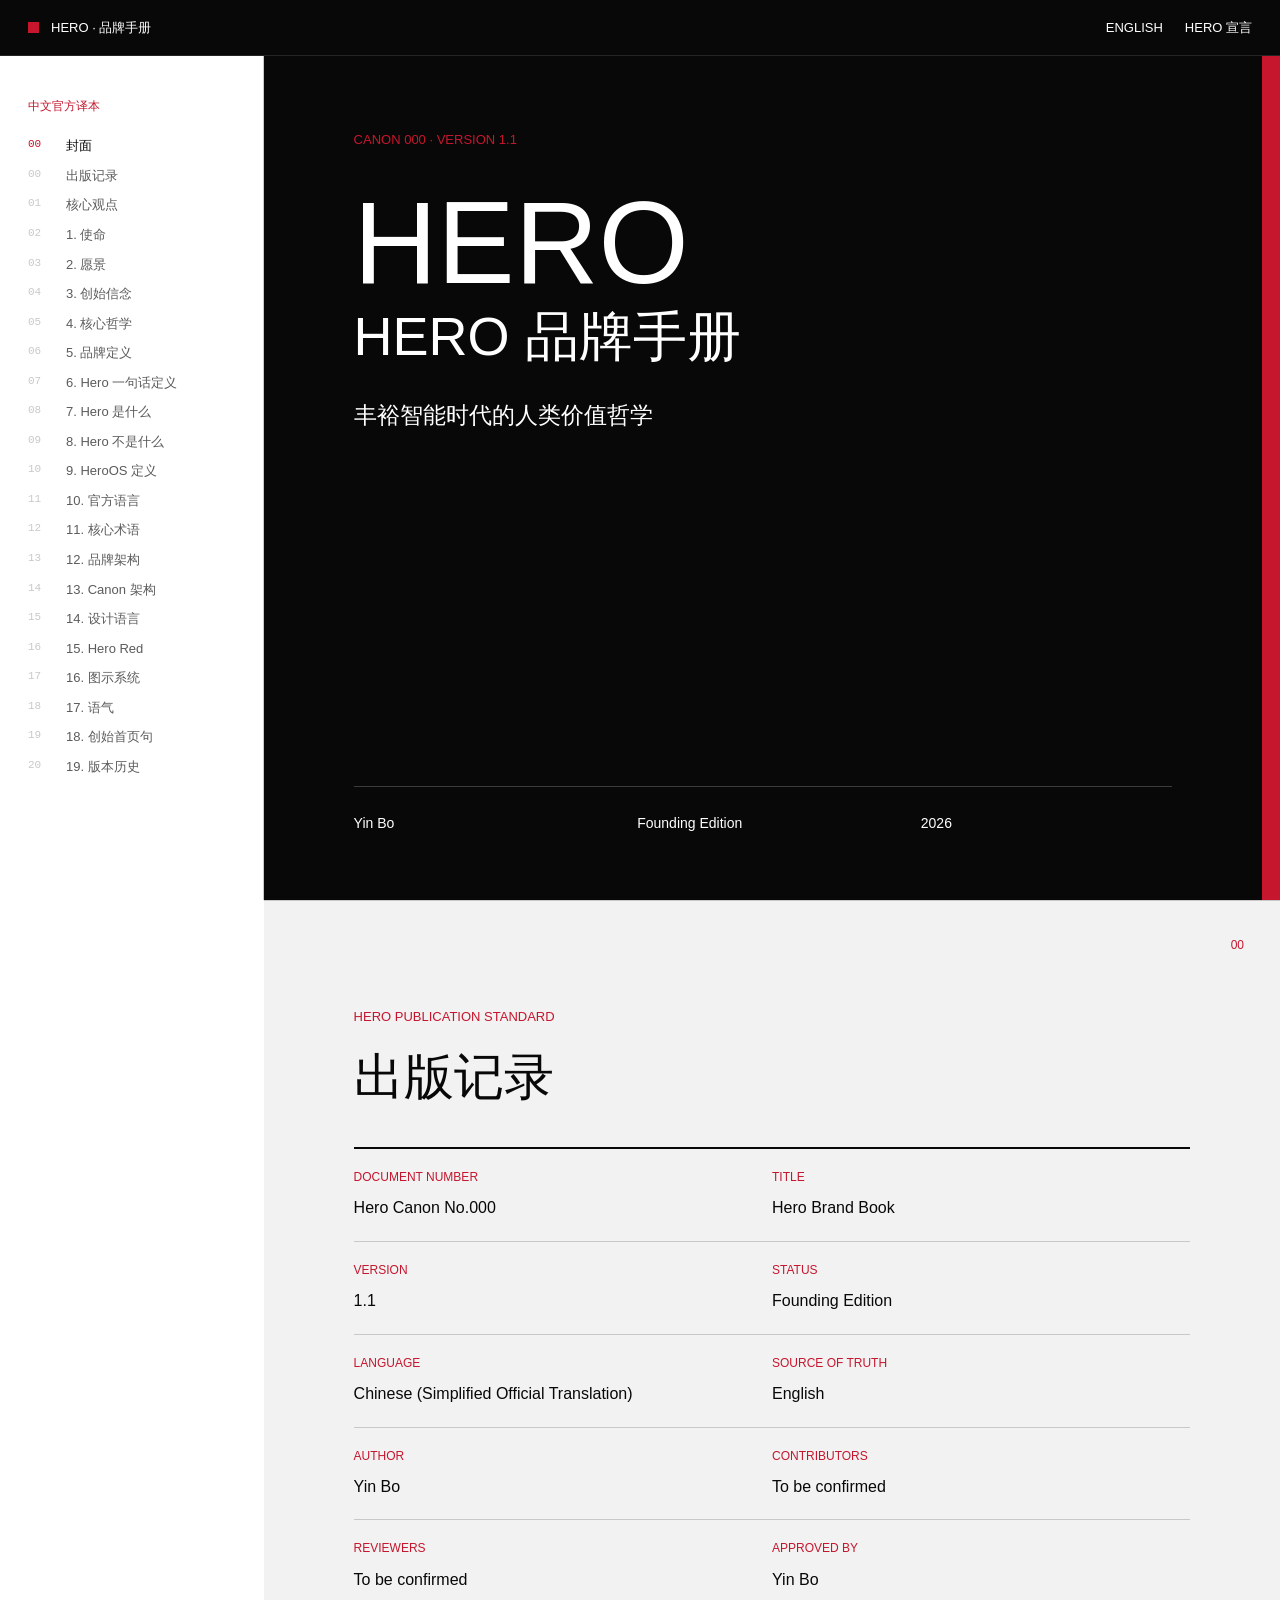
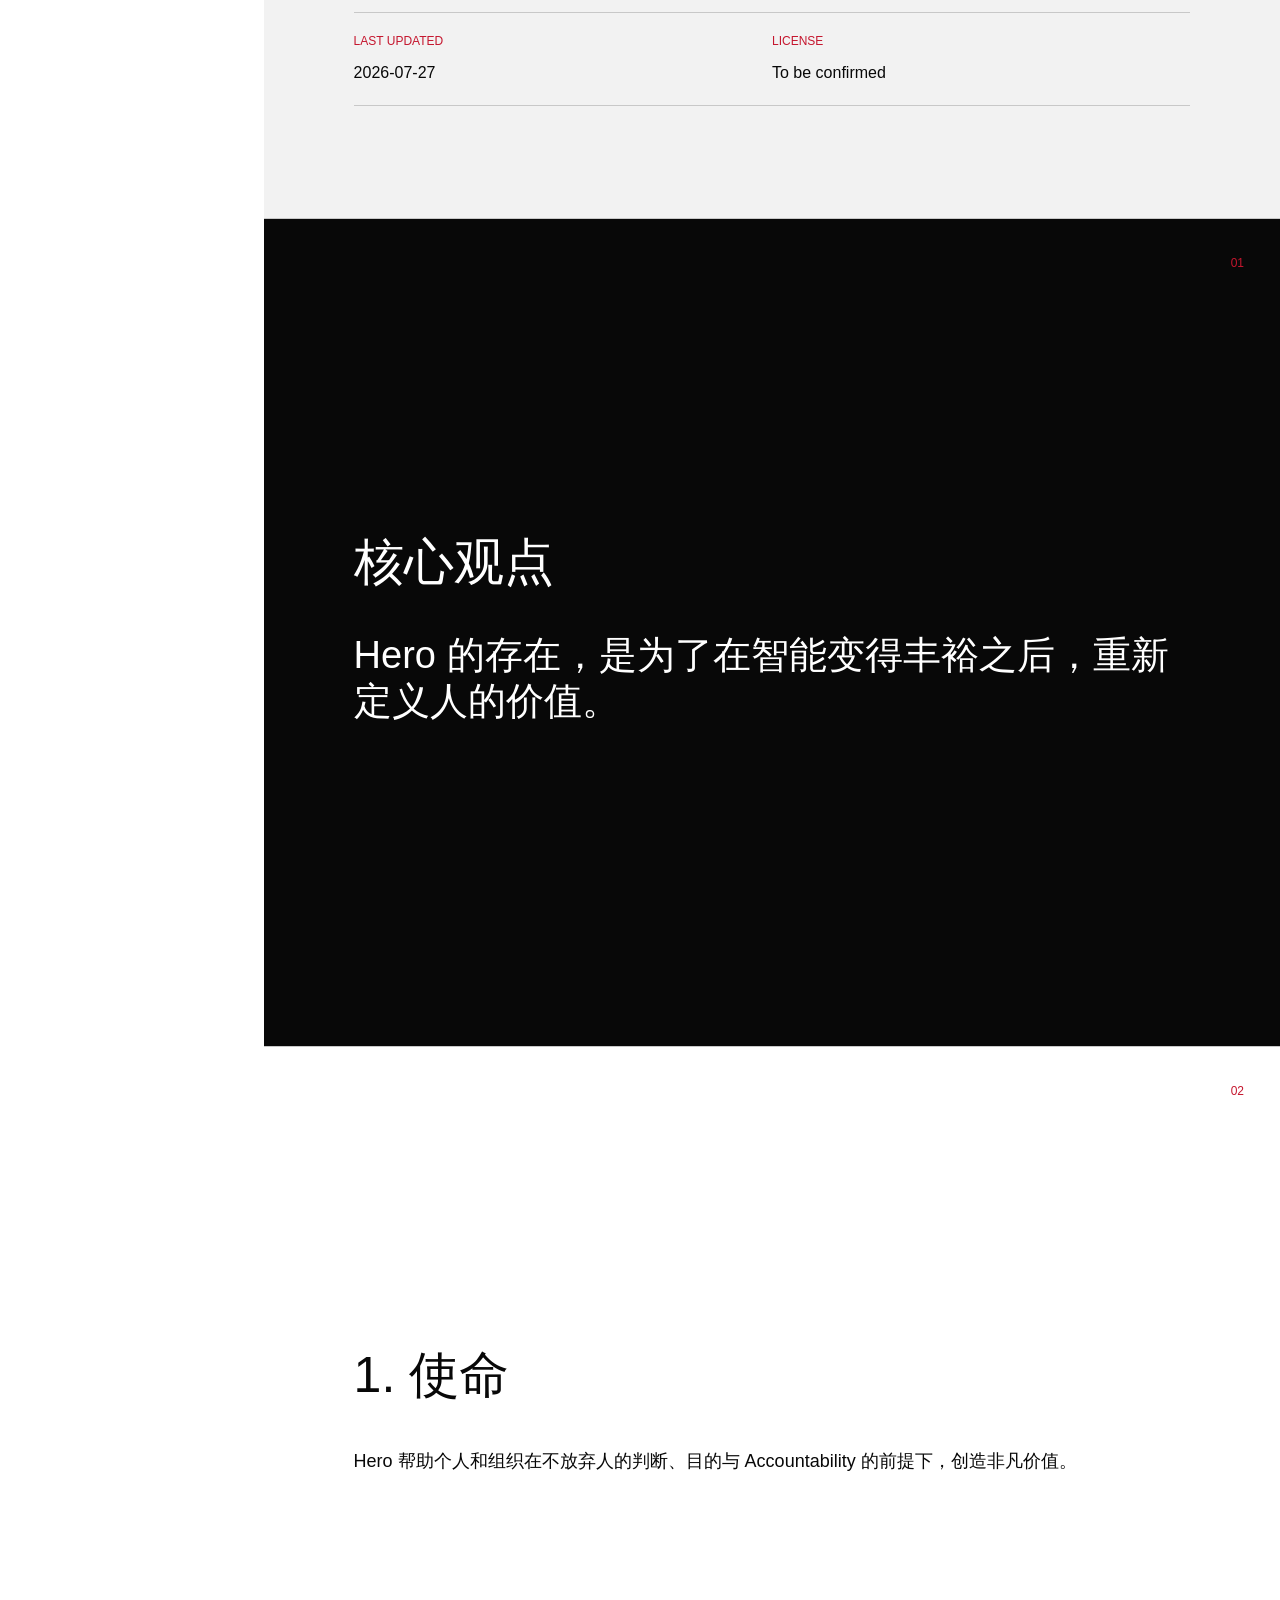
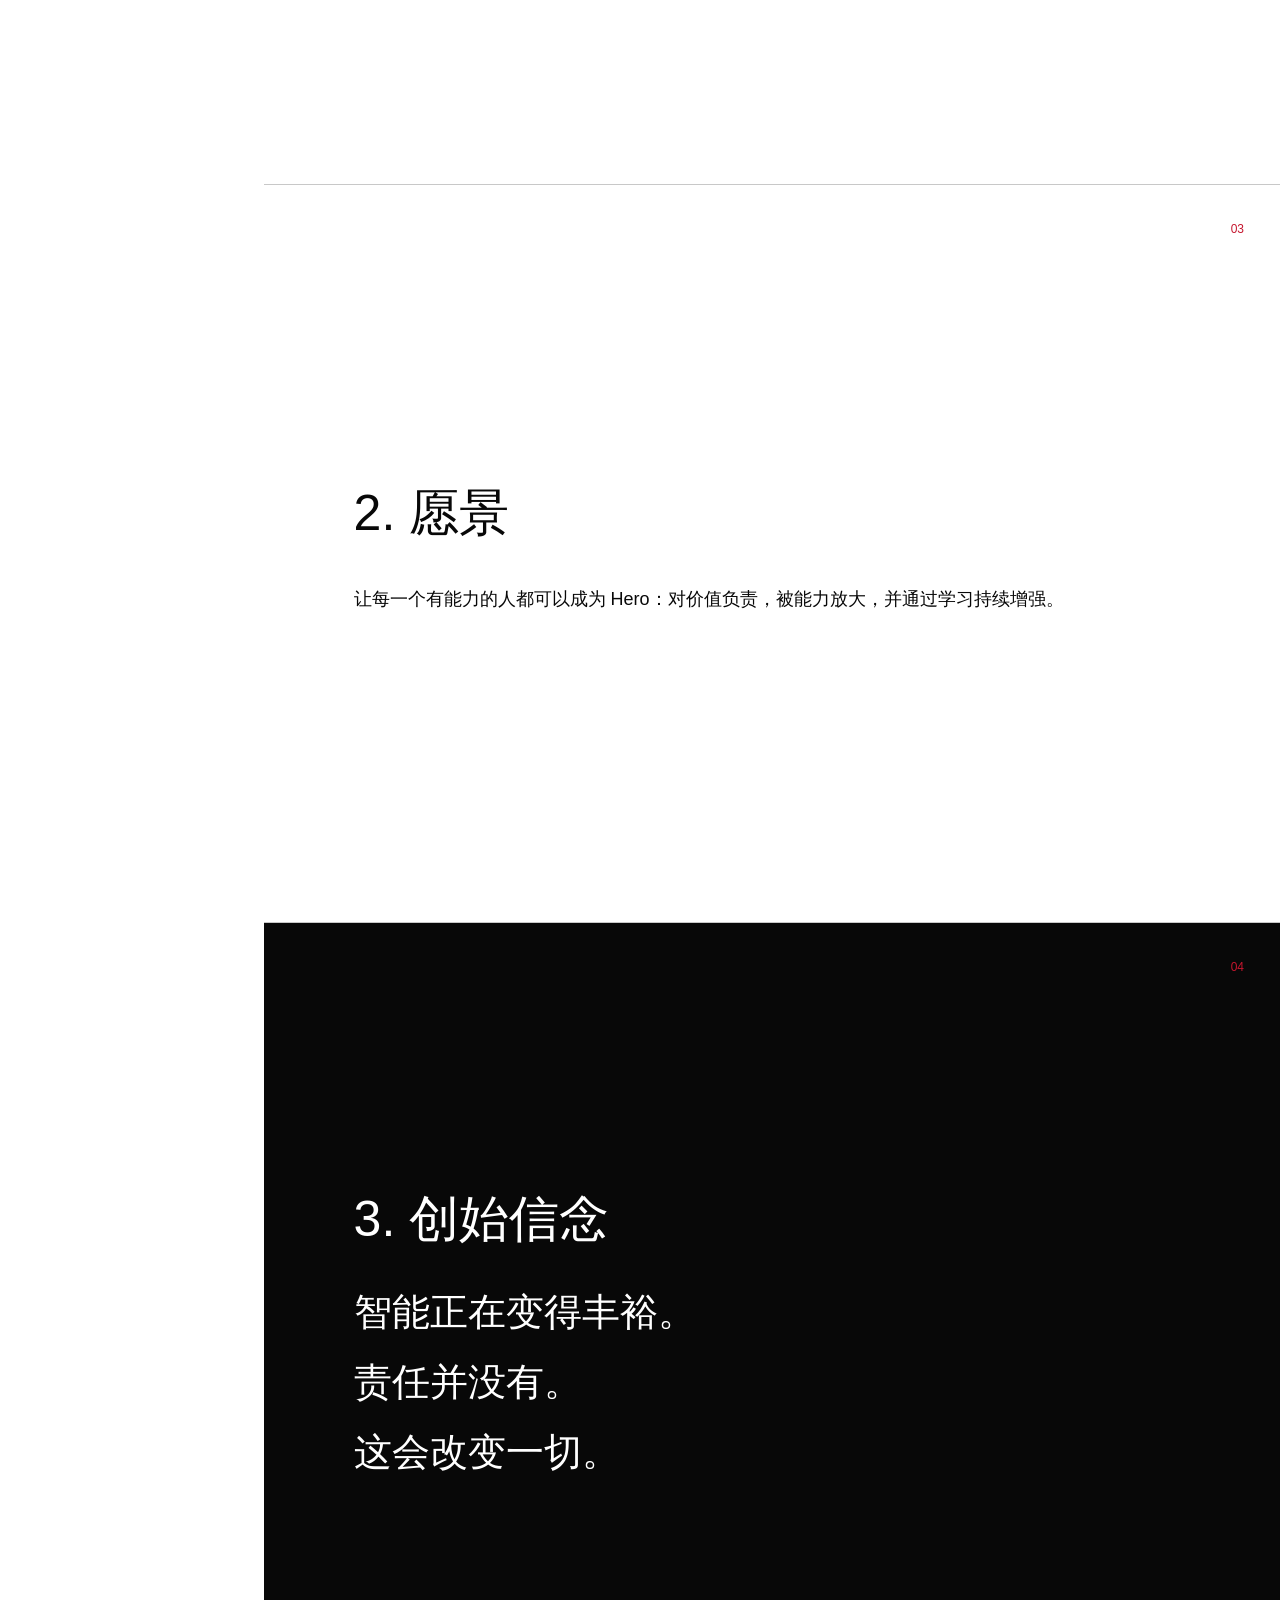
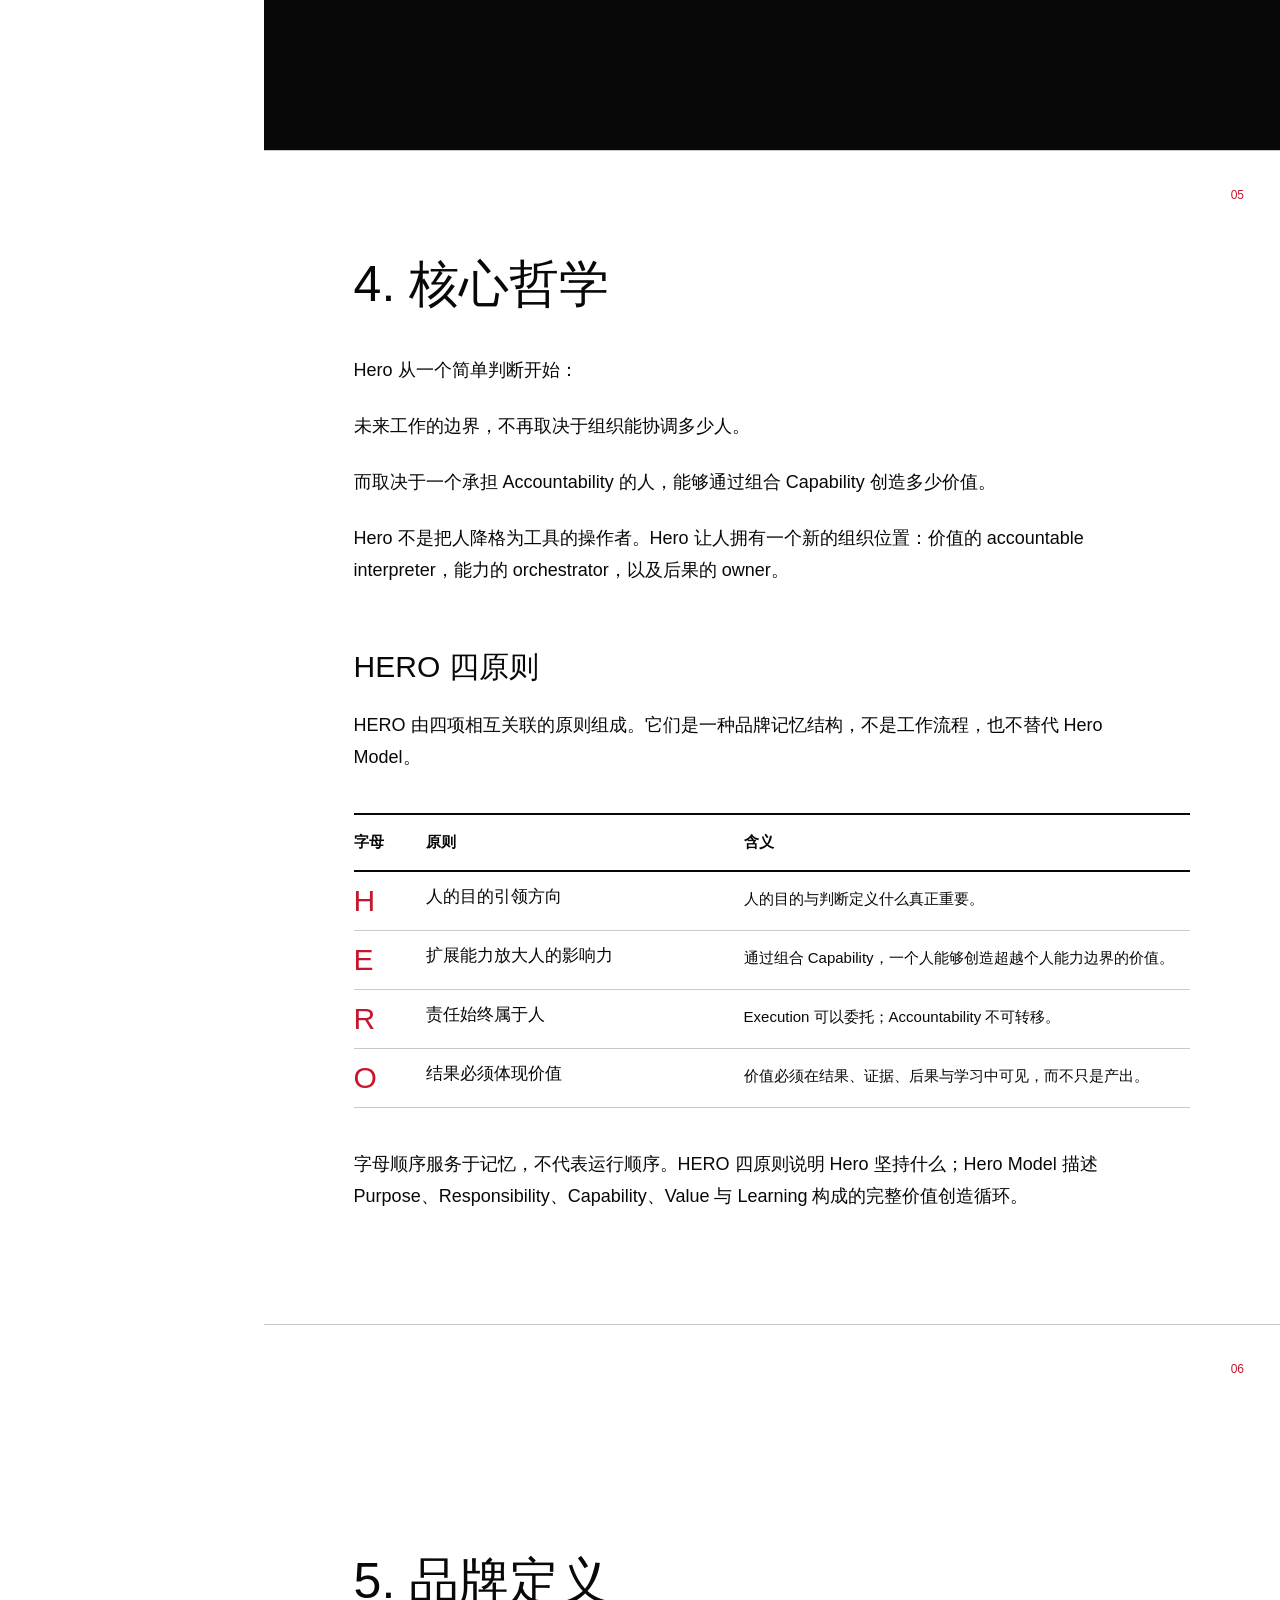
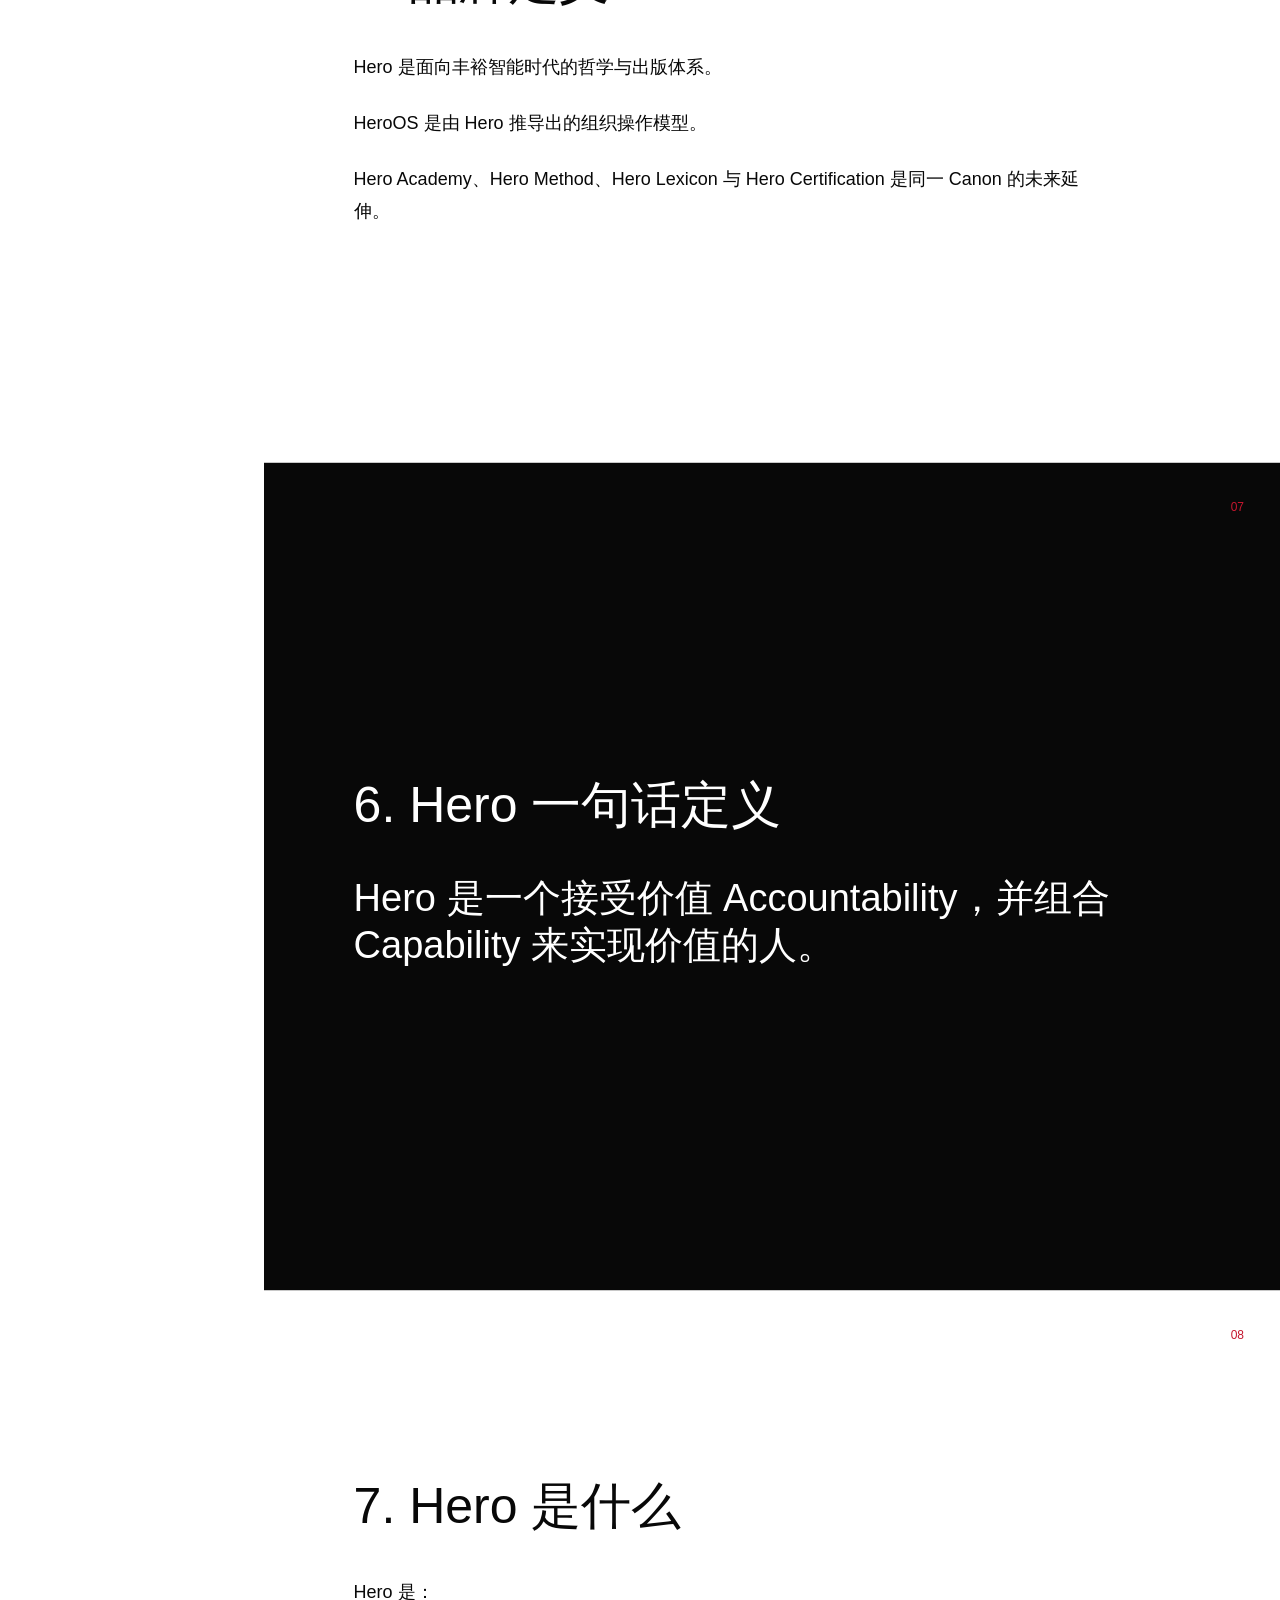
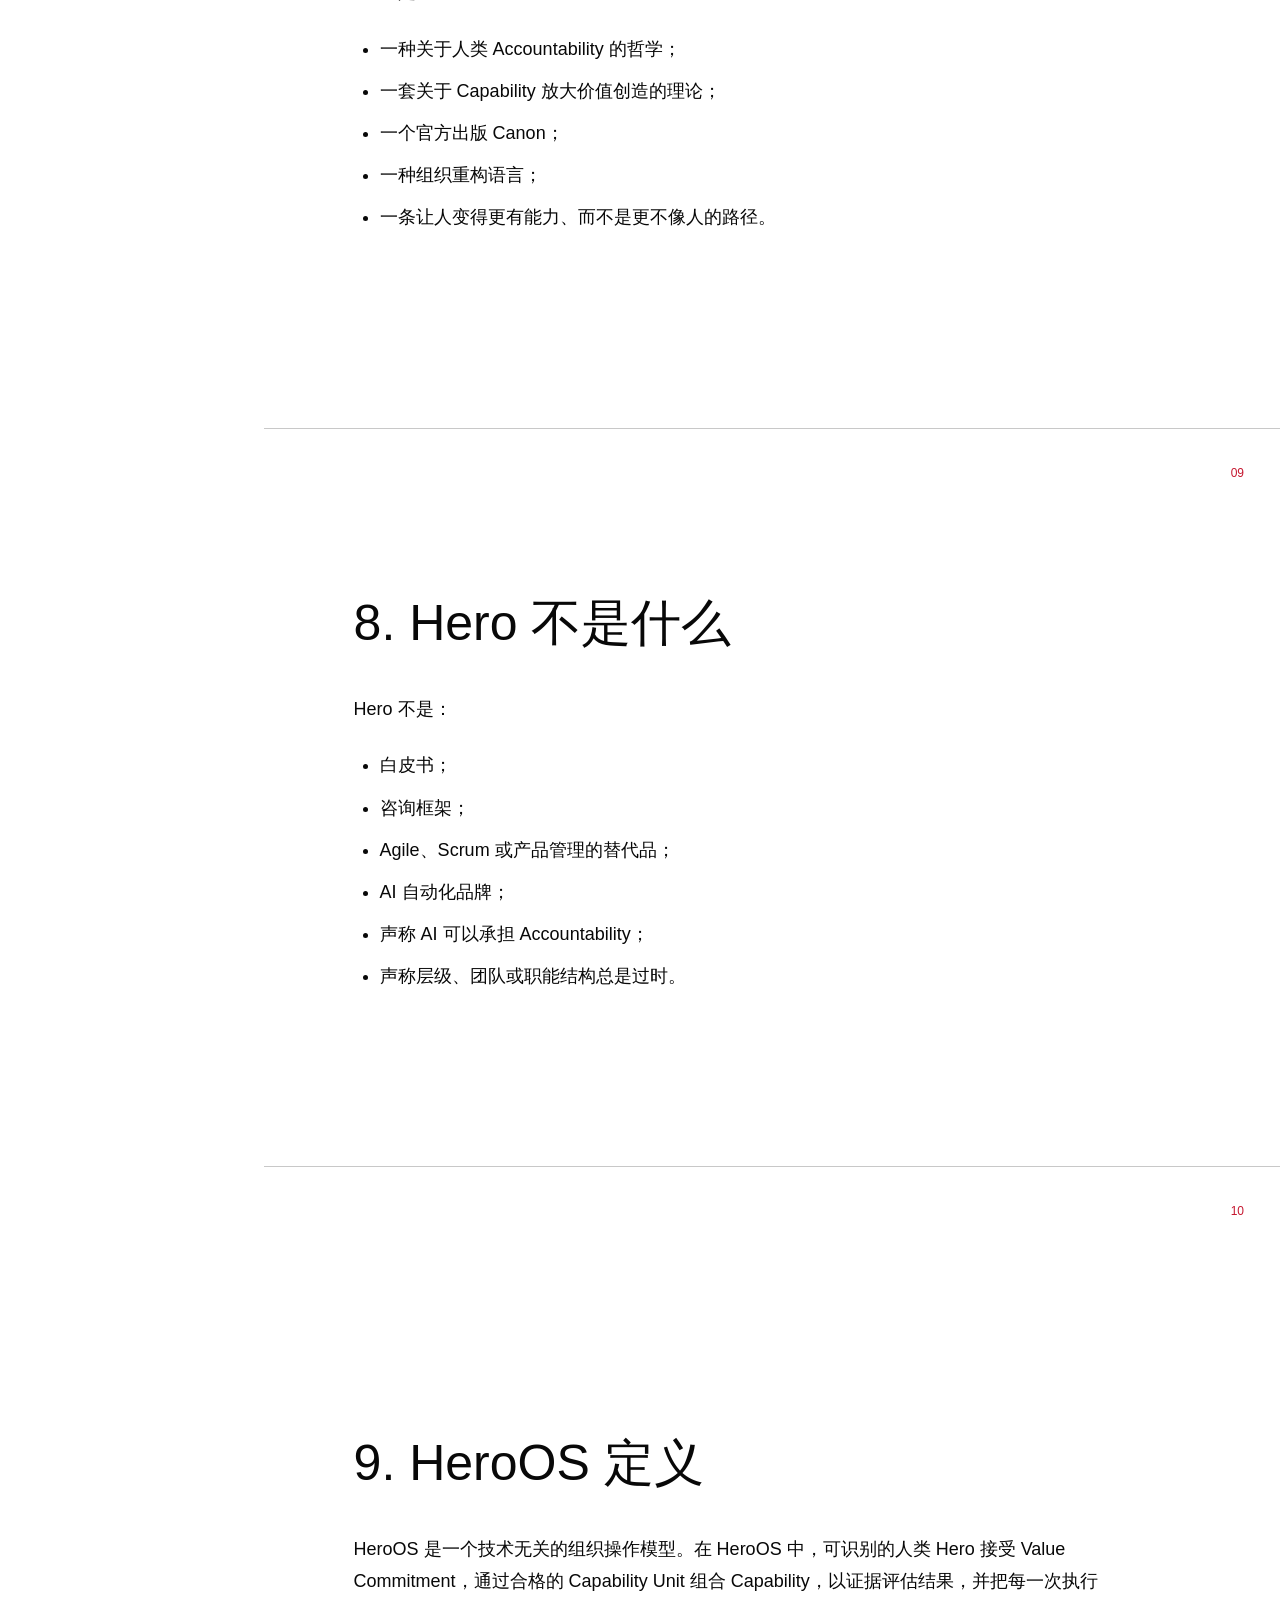
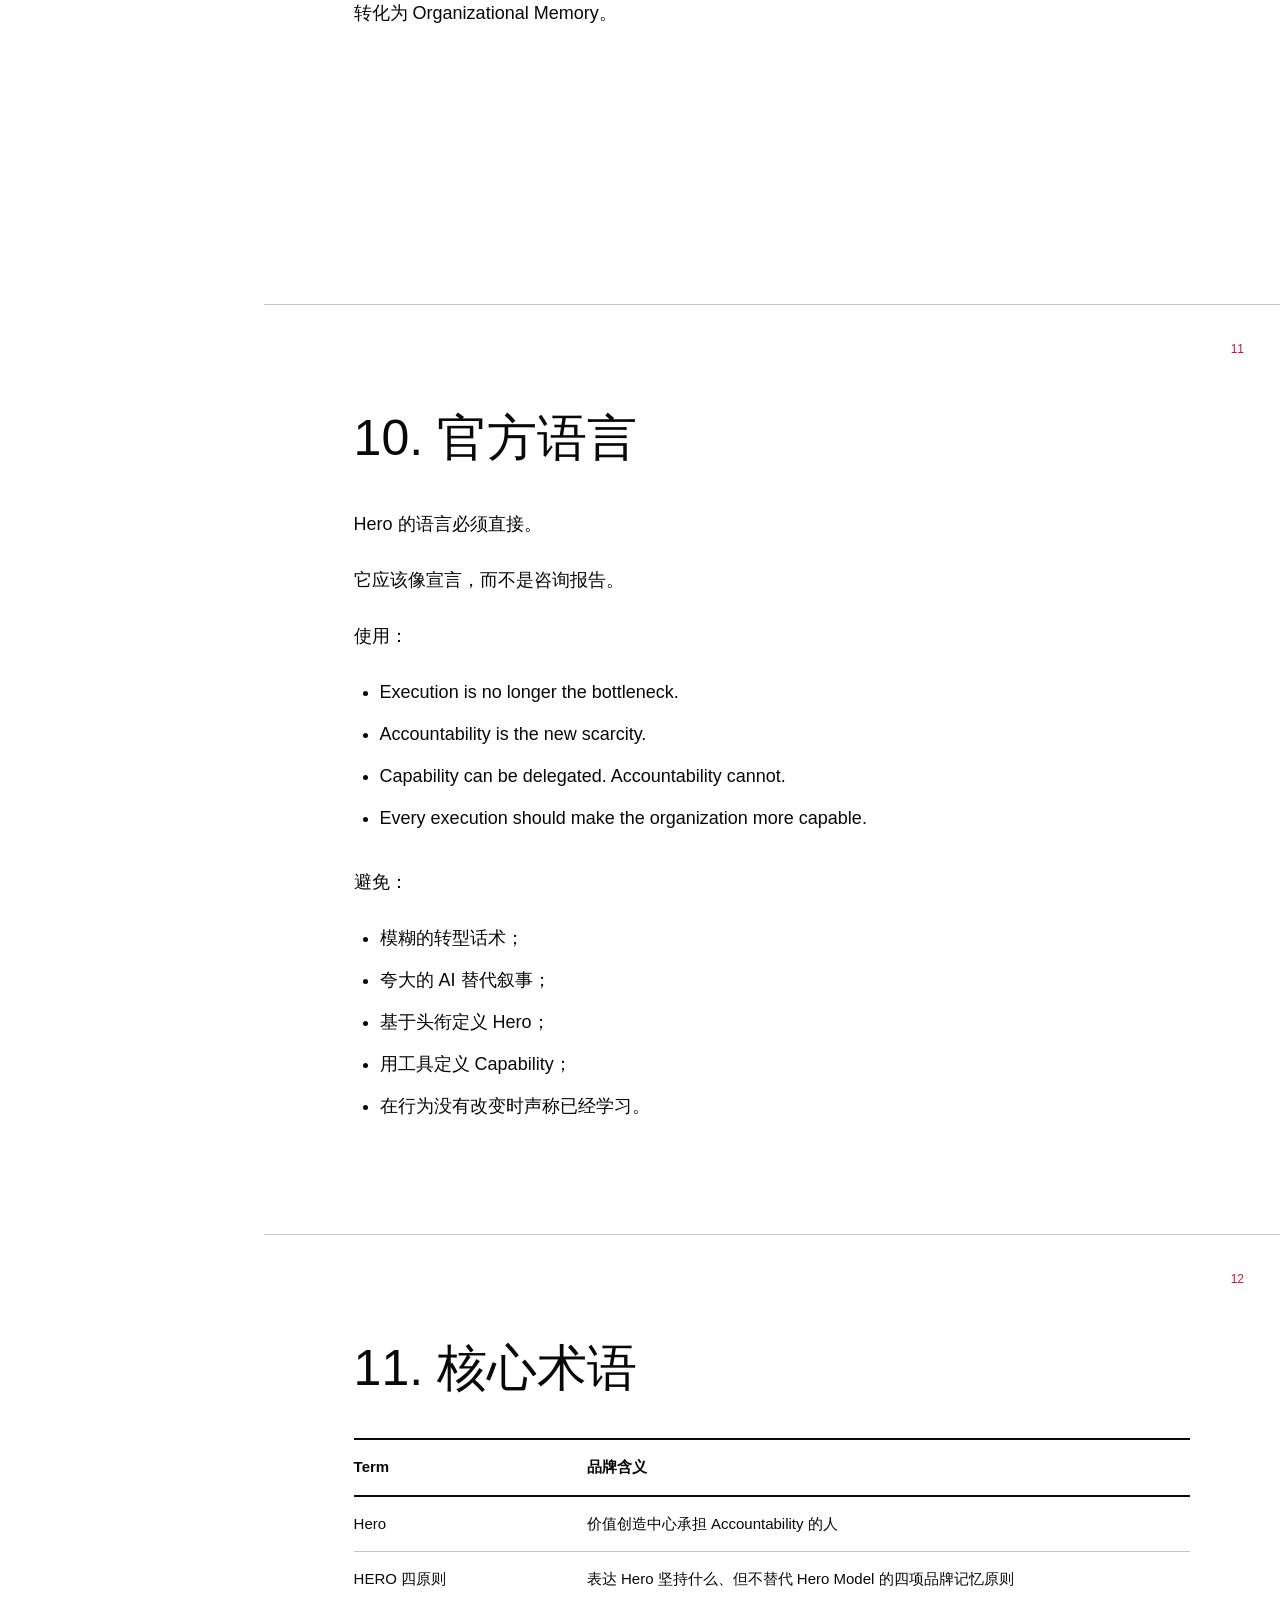
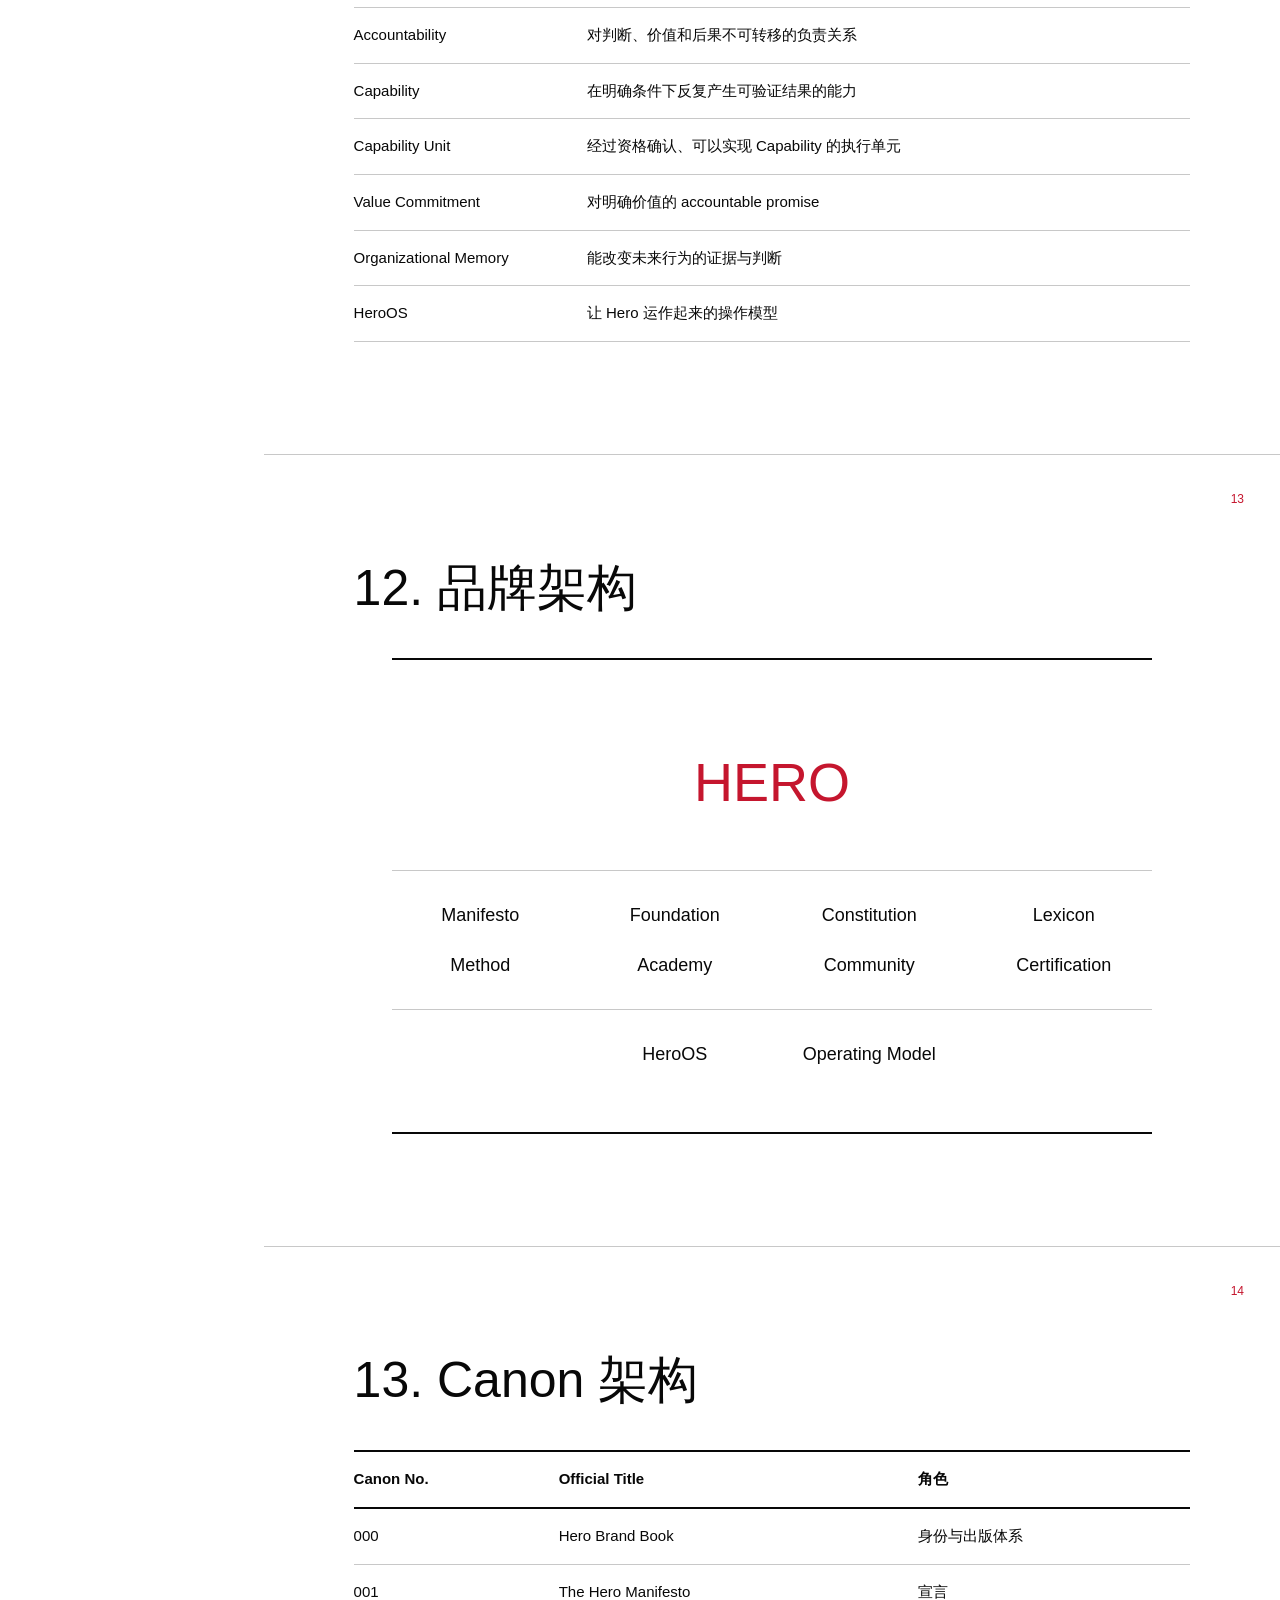
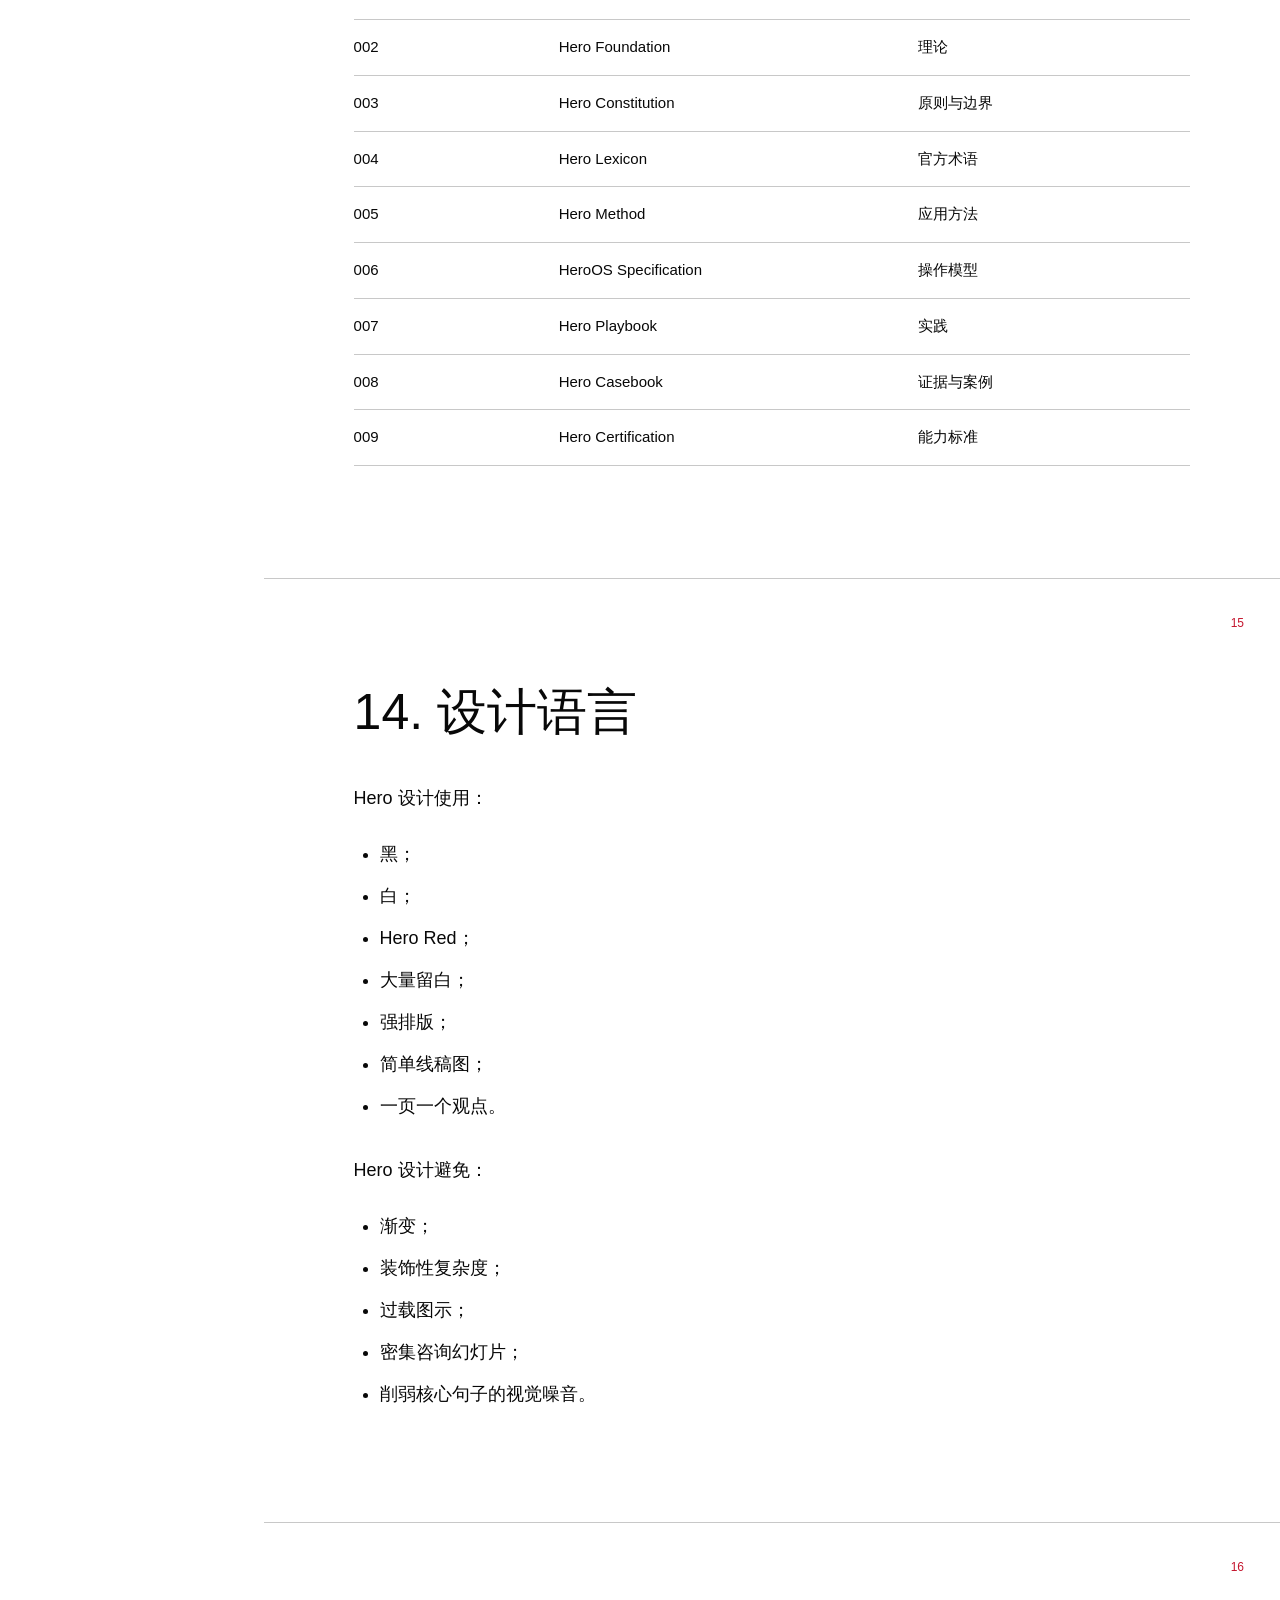
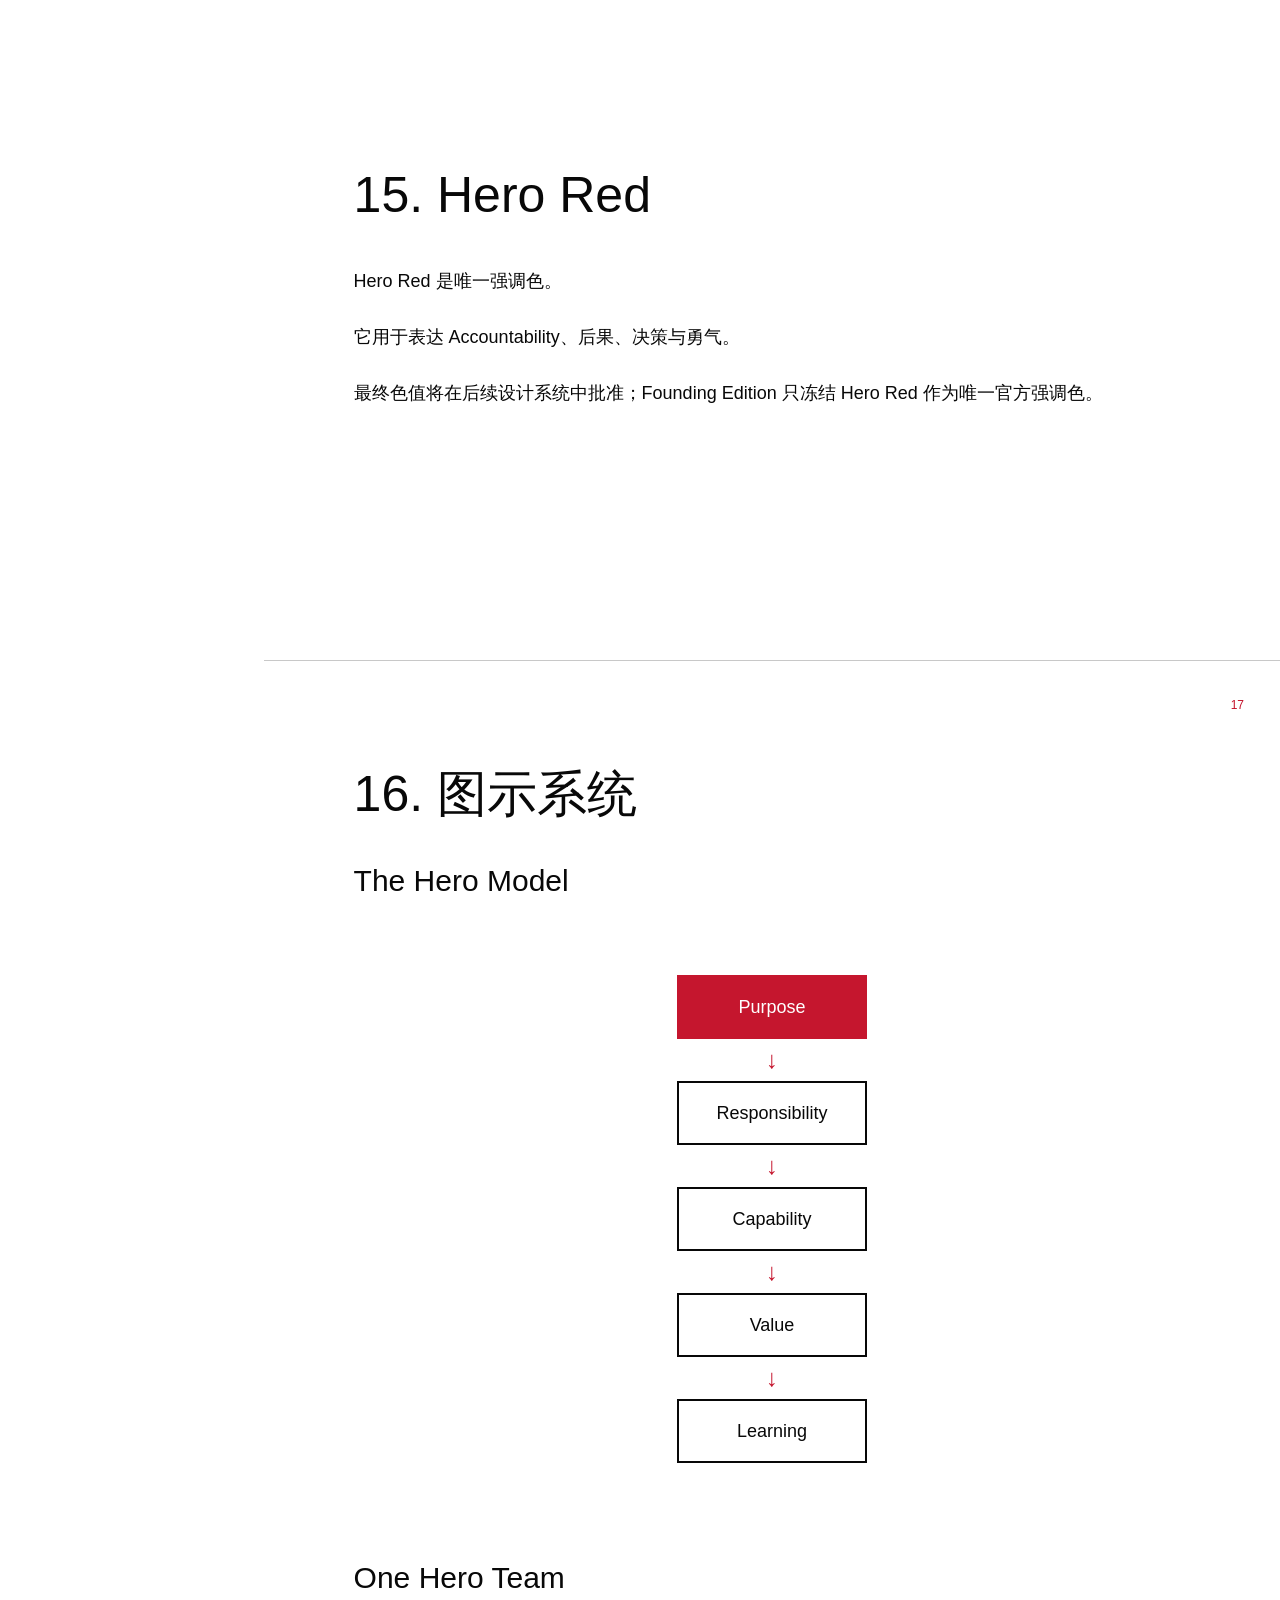
<file: 000-hero-brand-book/zh-CN/index.html>
<!doctype html>
<html lang="zh-CN">
<head>
  <meta charset="utf-8">
  <meta name="viewport" content="width=device-width, initial-scale=1">
  <meta name="color-scheme" content="light">
  <meta name="description" content="丰裕智能时代的人类价值哲学">
  <meta name="keywords" content="Hero 品牌手册, 组织设计, AI 原生组织, 以人为本的人工智能, 组织运行原则">
  <link rel="canonical" href="https://sheldonlc.github.io/hero-manifesto/000-hero-brand-book/zh-CN/">
  <link rel="alternate" hreflang="en" href="https://sheldonlc.github.io/hero-manifesto/000-hero-brand-book/en/">
  <meta property="og:type" content="article"><meta property="og:title" content="Hero 品牌手册"><meta property="og:description" content="丰裕智能时代的人类价值哲学与组织运行语言。"><meta property="og:url" content="https://sheldonlc.github.io/hero-manifesto/000-hero-brand-book/zh-CN/">
  <title>Hero Canon 000 - Hero 品牌手册</title>
  <link rel="stylesheet" href="../../assets/hero-publication.css">
</head>
<body data-language="zh-CN">
  <div class="reading-progress" aria-hidden="true"></div>
  <header class="site-header">
    <a class="wordmark" href="../../index.html"><span class="wordmark-mark" aria-hidden="true"></span><span>HERO · 品牌手册</span></a>
    <nav class="header-links" aria-label="Edition navigation">
      <a href="../en/index.html">English</a>
      <a class="secondary-link" href="../../001-the-hero-manifesto/zh-CN/index.html">Hero 宣言</a>
    </nav>
  </header>
  <div class="publication-shell">
    <aside class="toc" aria-label="Table of contents"><p class="toc-label">中文官方译本</p><ol><li><a href="#cover" data-index="00">封面</a></li><li><a href="#publication-record" data-index="00">出版记录</a></li><li><a href="#section-01" data-index="01">核心观点</a></li><li><a href="#section-02" data-index="02">1. 使命</a></li><li><a href="#section-03" data-index="03">2. 愿景</a></li><li><a href="#section-04" data-index="04">3. 创始信念</a></li><li><a href="#section-05" data-index="05">4. 核心哲学</a></li><li><a href="#section-06" data-index="06">5. 品牌定义</a></li><li><a href="#section-07" data-index="07">6. Hero 一句话定义</a></li><li><a href="#section-08" data-index="08">7. Hero 是什么</a></li><li><a href="#section-09" data-index="09">8. Hero 不是什么</a></li><li><a href="#section-10" data-index="10">9. HeroOS 定义</a></li><li><a href="#section-11" data-index="11">10. 官方语言</a></li><li><a href="#section-12" data-index="12">11. 核心术语</a></li><li><a href="#section-13" data-index="13">12. 品牌架构</a></li><li><a href="#section-14" data-index="14">13. Canon 架构</a></li><li><a href="#section-15" data-index="15">14. 设计语言</a></li><li><a href="#section-16" data-index="16">15. Hero Red</a></li><li><a href="#section-17" data-index="17">16. 图示系统</a></li><li><a href="#section-18" data-index="18">17. 语气</a></li><li><a href="#section-19" data-index="19">18. 创始首页句</a></li><li><a href="#section-20" data-index="20">19. 版本历史</a></li></ol></aside>
    <main class="canon">
      <section class="canon-section cover-section" id="cover"><div class="cover-grid"><div class="cover-content"><div><p class="cover-canon">Canon 000 · Version 1.1</p><div class="cover-hero">HERO</div><h1 class="cover-title">HERO 品牌手册</h1><p class="cover-tagline">丰裕智能时代的人类价值哲学</p></div><div class="cover-footer"><span>Yin Bo</span><span>Founding Edition</span><span>2026</span></div></div><div class="cover-rule"></div></div></section>
      <section class="canon-section metadata-section" id="publication-record"><span class="section-index">00</span><div class="section-inner"><p class="section-kicker">Hero Publication Standard</p><h2 class="section-title">出版记录</h2><dl class="metadata-grid"><div><dt>Document Number</dt><dd>Hero Canon No.000</dd></div><div><dt>Title</dt><dd>Hero Brand Book</dd></div><div><dt>Version</dt><dd>1.1</dd></div><div><dt>Status</dt><dd>Founding Edition</dd></div><div><dt>Language</dt><dd>Chinese (Simplified Official Translation)</dd></div><div><dt>Source of Truth</dt><dd>English</dd></div><div><dt>Author</dt><dd>Yin Bo</dd></div><div><dt>Contributors</dt><dd>To be confirmed</dd></div><div><dt>Reviewers</dt><dd>To be confirmed</dd></div><div><dt>Approved By</dt><dd>Yin Bo</dd></div><div><dt>Last Updated</dt><dd>2026-07-27</dd></div><div><dt>License</dt><dd>To be confirmed</dd></div></dl></div></section>
      <section class="canon-section feature-section" id="section-01" data-title="核心观点"><span class="section-index">01</span><div class="section-inner"><h2 class="section-title">核心观点</h2><div class="section-body"><p>Hero 的存在，是为了在智能变得丰裕之后，重新定义人的价值。</p>
</div></div></section>
<section class="canon-section" id="section-02" data-title="1. 使命"><span class="section-index">02</span><div class="section-inner"><h2 class="section-title">1. 使命</h2><div class="section-body"><p>Hero 帮助个人和组织在不放弃人的判断、目的与 Accountability 的前提下，创造非凡价值。</p>
</div></div></section>
<section class="canon-section" id="section-03" data-title="2. 愿景"><span class="section-index">03</span><div class="section-inner"><h2 class="section-title">2. 愿景</h2><div class="section-body"><p>让每一个有能力的人都可以成为 Hero：对价值负责，被能力放大，并通过学习持续增强。</p>
</div></div></section>
<section class="canon-section feature-section" id="section-04" data-title="3. 创始信念"><span class="section-index">04</span><div class="section-inner"><h2 class="section-title">3. 创始信念</h2><div class="section-body"><p>智能正在变得丰裕。</p>
<p>责任并没有。</p>
<p>这会改变一切。</p>
</div></div></section>
<section class="canon-section" id="section-05" data-title="4. 核心哲学"><span class="section-index">05</span><div class="section-inner"><h2 class="section-title">4. 核心哲学</h2><div class="section-body"><p>Hero 从一个简单判断开始：</p>
<p>未来工作的边界，不再取决于组织能协调多少人。</p>
<p>而取决于一个承担 Accountability 的人，能够通过组合 Capability 创造多少价值。</p>
<p>Hero 不是把人降格为工具的操作者。Hero 让人拥有一个新的组织位置：价值的 accountable interpreter，能力的 orchestrator，以及后果的 owner。</p>
<h3>HERO 四原则</h3>
<p>HERO 由四项相互关联的原则组成。它们是一种品牌记忆结构，不是工作流程，也不替代 Hero Model。</p>
<table class="hero-principles-table">
<thead>
<tr>
<th>字母</th>
<th>原则</th>
<th>含义</th>
</tr>
</thead>
<tbody><tr>
<td>H</td>
<td>人的目的引领方向</td>
<td>人的目的与判断定义什么真正重要。</td>
</tr>
<tr>
<td>E</td>
<td>扩展能力放大人的影响力</td>
<td>通过组合 Capability，一个人能够创造超越个人能力边界的价值。</td>
</tr>
<tr>
<td>R</td>
<td>责任始终属于人</td>
<td>Execution 可以委托；Accountability 不可转移。</td>
</tr>
<tr>
<td>O</td>
<td>结果必须体现价值</td>
<td>价值必须在结果、证据、后果与学习中可见，而不只是产出。</td>
</tr>
</tbody></table>
<p>字母顺序服务于记忆，不代表运行顺序。HERO 四原则说明 Hero 坚持什么；Hero Model 描述 Purpose、Responsibility、Capability、Value 与 Learning 构成的完整价值创造循环。</p>
</div></div></section>
<section class="canon-section" id="section-06" data-title="5. 品牌定义"><span class="section-index">06</span><div class="section-inner"><h2 class="section-title">5. 品牌定义</h2><div class="section-body"><p>Hero 是面向丰裕智能时代的哲学与出版体系。</p>
<p>HeroOS 是由 Hero 推导出的组织操作模型。</p>
<p>Hero Academy、Hero Method、Hero Lexicon 与 Hero Certification 是同一 Canon 的未来延伸。</p>
</div></div></section>
<section class="canon-section feature-section" id="section-07" data-title="6. Hero 一句话定义"><span class="section-index">07</span><div class="section-inner"><h2 class="section-title">6. Hero 一句话定义</h2><div class="section-body"><p>Hero 是一个接受价值 Accountability，并组合 Capability 来实现价值的人。</p>
</div></div></section>
<section class="canon-section" id="section-08" data-title="7. Hero 是什么"><span class="section-index">08</span><div class="section-inner"><h2 class="section-title">7. Hero 是什么</h2><div class="section-body"><p>Hero 是：</p>
<ul>
<li>一种关于人类 Accountability 的哲学；</li>
<li>一套关于 Capability 放大价值创造的理论；</li>
<li>一个官方出版 Canon；</li>
<li>一种组织重构语言；</li>
<li>一条让人变得更有能力、而不是更不像人的路径。</li>
</ul>
</div></div></section>
<section class="canon-section" id="section-09" data-title="8. Hero 不是什么"><span class="section-index">09</span><div class="section-inner"><h2 class="section-title">8. Hero 不是什么</h2><div class="section-body"><p>Hero 不是：</p>
<ul>
<li>白皮书；</li>
<li>咨询框架；</li>
<li>Agile、Scrum 或产品管理的替代品；</li>
<li>AI 自动化品牌；</li>
<li>声称 AI 可以承担 Accountability；</li>
<li>声称层级、团队或职能结构总是过时。</li>
</ul>
</div></div></section>
<section class="canon-section" id="section-10" data-title="9. HeroOS 定义"><span class="section-index">10</span><div class="section-inner"><h2 class="section-title">9. HeroOS 定义</h2><div class="section-body"><p>HeroOS 是一个技术无关的组织操作模型。在 HeroOS 中，可识别的人类 Hero 接受 Value Commitment，通过合格的 Capability Unit 组合 Capability，以证据评估结果，并把每一次执行转化为 Organizational Memory。</p>
</div></div></section>
<section class="canon-section" id="section-11" data-title="10. 官方语言"><span class="section-index">11</span><div class="section-inner"><h2 class="section-title">10. 官方语言</h2><div class="section-body"><p>Hero 的语言必须直接。</p>
<p>它应该像宣言，而不是咨询报告。</p>
<p>使用：</p>
<ul>
<li>Execution is no longer the bottleneck.</li>
<li>Accountability is the new scarcity.</li>
<li>Capability can be delegated. Accountability cannot.</li>
<li>Every execution should make the organization more capable.</li>
</ul>
<p>避免：</p>
<ul>
<li>模糊的转型话术；</li>
<li>夸大的 AI 替代叙事；</li>
<li>基于头衔定义 Hero；</li>
<li>用工具定义 Capability；</li>
<li>在行为没有改变时声称已经学习。</li>
</ul>
</div></div></section>
<section class="canon-section" id="section-12" data-title="11. 核心术语"><span class="section-index">12</span><div class="section-inner"><h2 class="section-title">11. 核心术语</h2><div class="section-body"><table>
<thead>
<tr>
<th>Term</th>
<th>品牌含义</th>
</tr>
</thead>
<tbody><tr>
<td>Hero</td>
<td>价值创造中心承担 Accountability 的人</td>
</tr>
<tr>
<td>HERO 四原则</td>
<td>表达 Hero 坚持什么、但不替代 Hero Model 的四项品牌记忆原则</td>
</tr>
<tr>
<td>Accountability</td>
<td>对判断、价值和后果不可转移的负责关系</td>
</tr>
<tr>
<td>Capability</td>
<td>在明确条件下反复产生可验证结果的能力</td>
</tr>
<tr>
<td>Capability Unit</td>
<td>经过资格确认、可以实现 Capability 的执行单元</td>
</tr>
<tr>
<td>Value Commitment</td>
<td>对明确价值的 accountable promise</td>
</tr>
<tr>
<td>Organizational Memory</td>
<td>能改变未来行为的证据与判断</td>
</tr>
<tr>
<td>HeroOS</td>
<td>让 Hero 运作起来的操作模型</td>
</tr>
</tbody></table>
</div></div></section>
<section class="canon-section" id="section-13" data-title="12. 品牌架构"><span class="section-index">13</span><div class="section-inner"><h2 class="section-title">12. 品牌架构</h2><div class="section-body"><div class="diagram brand-stack"><div class="brand-stack-hero">HERO</div><div class="brand-stack-row"><span>Manifesto</span><span>Foundation</span><span>Constitution</span><span>Lexicon</span><span>Method</span><span>Academy</span><span>Community</span><span>Certification</span></div><div class="brand-stack-row"><span></span><span>HeroOS</span><span>Operating Model</span><span></span></div></div>
</div></div></section>
<section class="canon-section" id="section-14" data-title="13. Canon 架构"><span class="section-index">14</span><div class="section-inner"><h2 class="section-title">13. Canon 架构</h2><div class="section-body"><table>
<thead>
<tr>
<th>Canon No.</th>
<th>Official Title</th>
<th>角色</th>
</tr>
</thead>
<tbody><tr>
<td>000</td>
<td>Hero Brand Book</td>
<td>身份与出版体系</td>
</tr>
<tr>
<td>001</td>
<td>The Hero Manifesto</td>
<td>宣言</td>
</tr>
<tr>
<td>002</td>
<td>Hero Foundation</td>
<td>理论</td>
</tr>
<tr>
<td>003</td>
<td>Hero Constitution</td>
<td>原则与边界</td>
</tr>
<tr>
<td>004</td>
<td>Hero Lexicon</td>
<td>官方术语</td>
</tr>
<tr>
<td>005</td>
<td>Hero Method</td>
<td>应用方法</td>
</tr>
<tr>
<td>006</td>
<td>HeroOS Specification</td>
<td>操作模型</td>
</tr>
<tr>
<td>007</td>
<td>Hero Playbook</td>
<td>实践</td>
</tr>
<tr>
<td>008</td>
<td>Hero Casebook</td>
<td>证据与案例</td>
</tr>
<tr>
<td>009</td>
<td>Hero Certification</td>
<td>能力标准</td>
</tr>
</tbody></table>
</div></div></section>
<section class="canon-section" id="section-15" data-title="14. 设计语言"><span class="section-index">15</span><div class="section-inner"><h2 class="section-title">14. 设计语言</h2><div class="section-body"><p>Hero 设计使用：</p>
<ul>
<li>黑；</li>
<li>白；</li>
<li>Hero Red；</li>
<li>大量留白；</li>
<li>强排版；</li>
<li>简单线稿图；</li>
<li>一页一个观点。</li>
</ul>
<p>Hero 设计避免：</p>
<ul>
<li>渐变；</li>
<li>装饰性复杂度；</li>
<li>过载图示；</li>
<li>密集咨询幻灯片；</li>
<li>削弱核心句子的视觉噪音。</li>
</ul>
</div></div></section>
<section class="canon-section" id="section-16" data-title="15. Hero Red"><span class="section-index">16</span><div class="section-inner"><h2 class="section-title">15. Hero Red</h2><div class="section-body"><p>Hero Red 是唯一强调色。</p>
<p>它用于表达 Accountability、后果、决策与勇气。</p>
<p>最终色值将在后续设计系统中批准；Founding Edition 只冻结 Hero Red 作为唯一官方强调色。</p>
</div></div></section>
<section class="canon-section" id="section-17" data-title="16. 图示系统"><span class="section-index">17</span><div class="section-inner"><h2 class="section-title">16. 图示系统</h2><div class="section-body"><h3>The Hero Model</h3><div class="diagram diagram-vertical"><div class="diagram-node primary">Purpose</div><div class="diagram-arrow">&#8595;</div><div class="diagram-node">Responsibility</div><div class="diagram-arrow">&#8595;</div><div class="diagram-node">Capability</div><div class="diagram-arrow">&#8595;</div><div class="diagram-node">Value</div><div class="diagram-arrow">&#8595;</div><div class="diagram-node">Learning</div></div>
<h3>One Hero Team</h3><div class="diagram"><div class="diagram-vertical"><div class="diagram-node primary">Hero</div><div class="diagram-line"></div><div class="diagram-node">Capability Units</div></div><div class="diagram-branches"><div class="diagram-node">AI</div><div class="diagram-node">Platform</div><div class="diagram-node">Service</div></div><div class="diagram-line"></div><div class="diagram-node primary" style="margin:0 auto">Customer Value</div></div>
<h3>The Age Shift</h3><div class="diagram diagram-vertical"><div class="diagram-node primary">Industrial Age</div><div class="diagram-arrow">&#8595;</div><div class="diagram-node">Information Age</div><div class="diagram-arrow">&#8595;</div><div class="diagram-node">Age of Abundant Intelligence</div><div class="diagram-arrow">&#8595;</div><div class="diagram-node">Hero Age</div></div>
</div></div></section>
<section class="canon-section" id="section-18" data-title="17. 语气"><span class="section-index">18</span><div class="section-inner"><h2 class="section-title">17. 语气</h2><div class="section-body"><p>Hero 说清楚的话。</p>
<p>Hero 不讨好技术。</p>
<p>Hero 不攻击人。</p>
<p>Hero 命名真正的转变：执行能力扩张的速度，正在超过 Accountability 能力扩张的速度。</p>
</div></div></section>
<section class="canon-section feature-section" id="section-19" data-title="18. 创始首页句"><span class="section-index">19</span><div class="section-inner"><h2 class="section-title">18. 创始首页句</h2><div class="section-body"><p>Ideas change how people think.</p>
<p>Systems change how people work.</p>
<p>Hero exists to change both.</p>
</div></div></section>
<section class="canon-section version-section" id="section-20" data-title="19. 版本历史"><span class="section-index">20</span><div class="section-inner"><h2 class="section-title">19. 版本历史</h2><div class="section-body"><table>
<thead>
<tr>
<th>Version</th>
<th>Date</th>
<th>Status</th>
<th>Notes</th>
</tr>
</thead>
<tbody><tr>
<td>1.1</td>
<td>2026-07-27</td>
<td>Founding Edition</td>
<td>增加 HERO 四原则，并明确其与 Hero Model 的关系</td>
</tr>
<tr>
<td>1.0</td>
<td>2026-07-27</td>
<td>Founding Edition</td>
<td>第一版冻结品牌基线</td>
</tr>
</tbody></table>
</div></div></section>
    </main>
  </div>
  <script src="../../assets/hero-publication.js"></script>
</body>
</html>
</file>
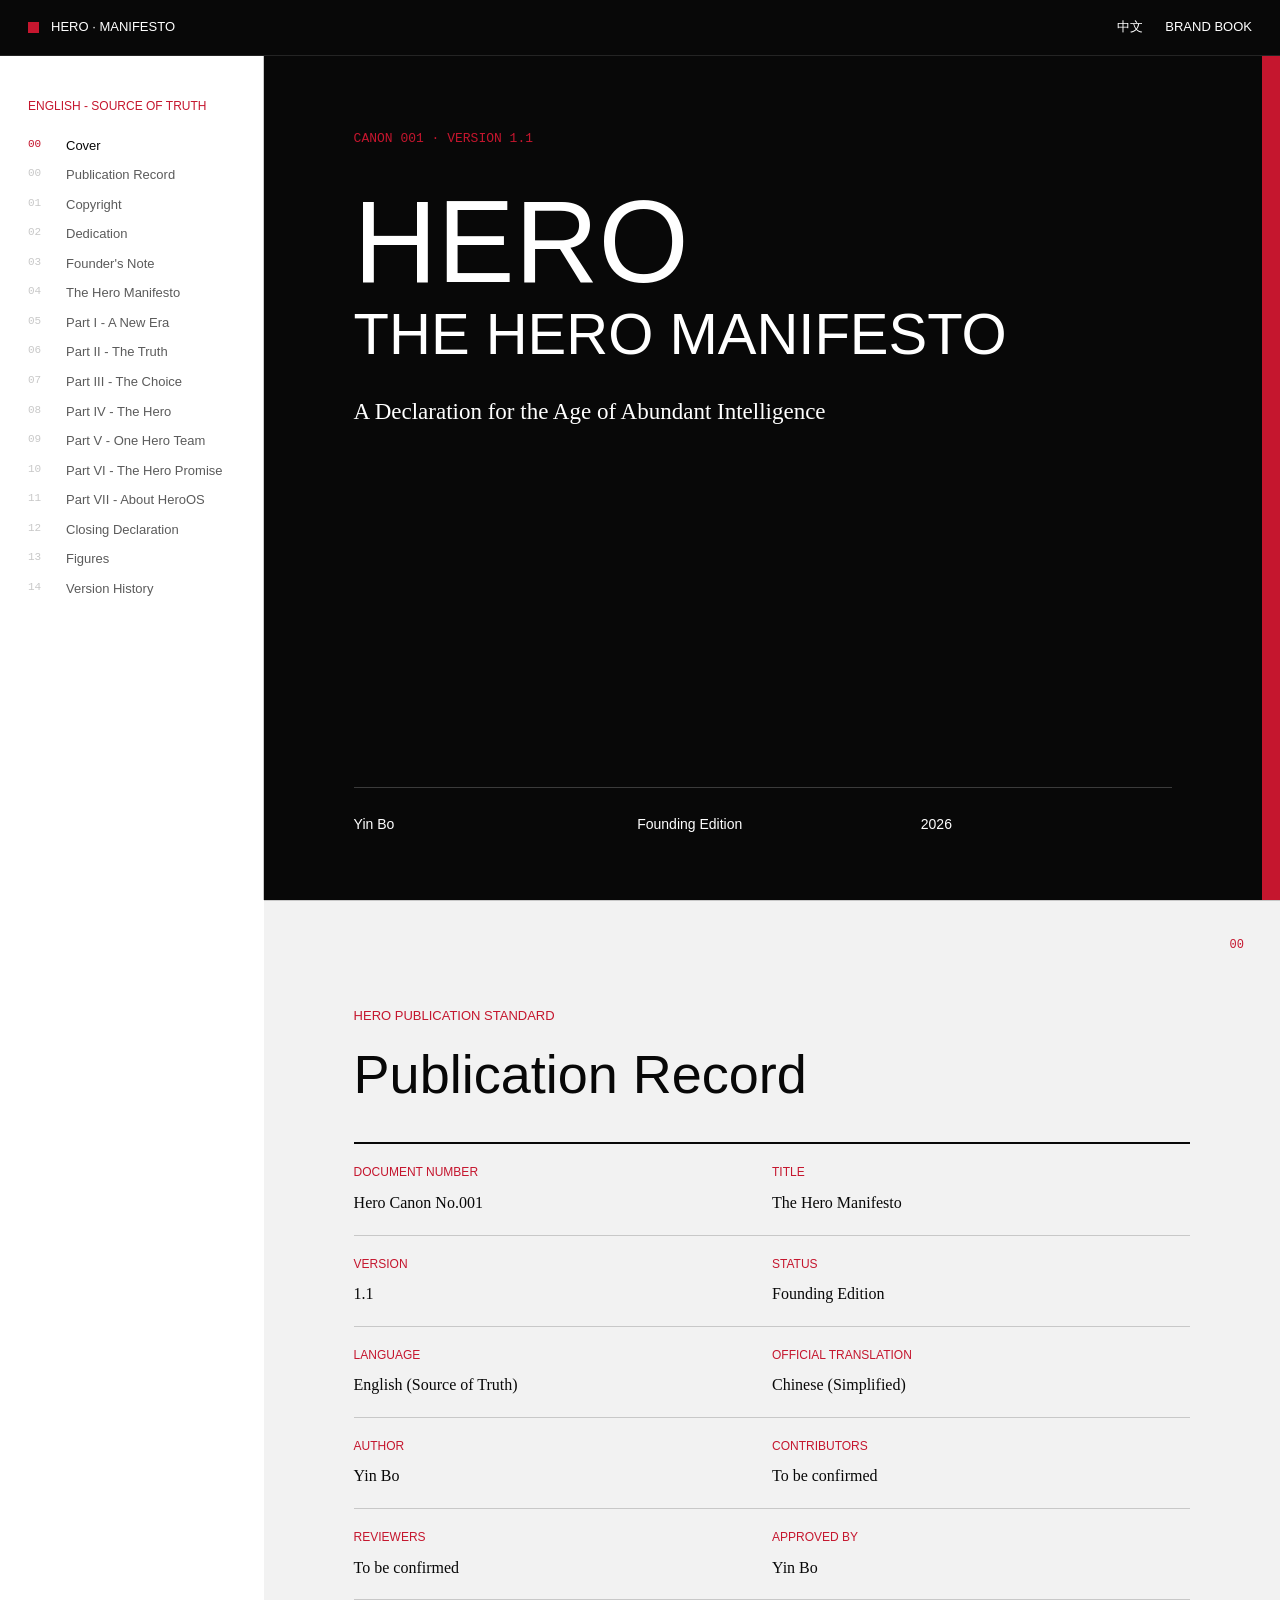
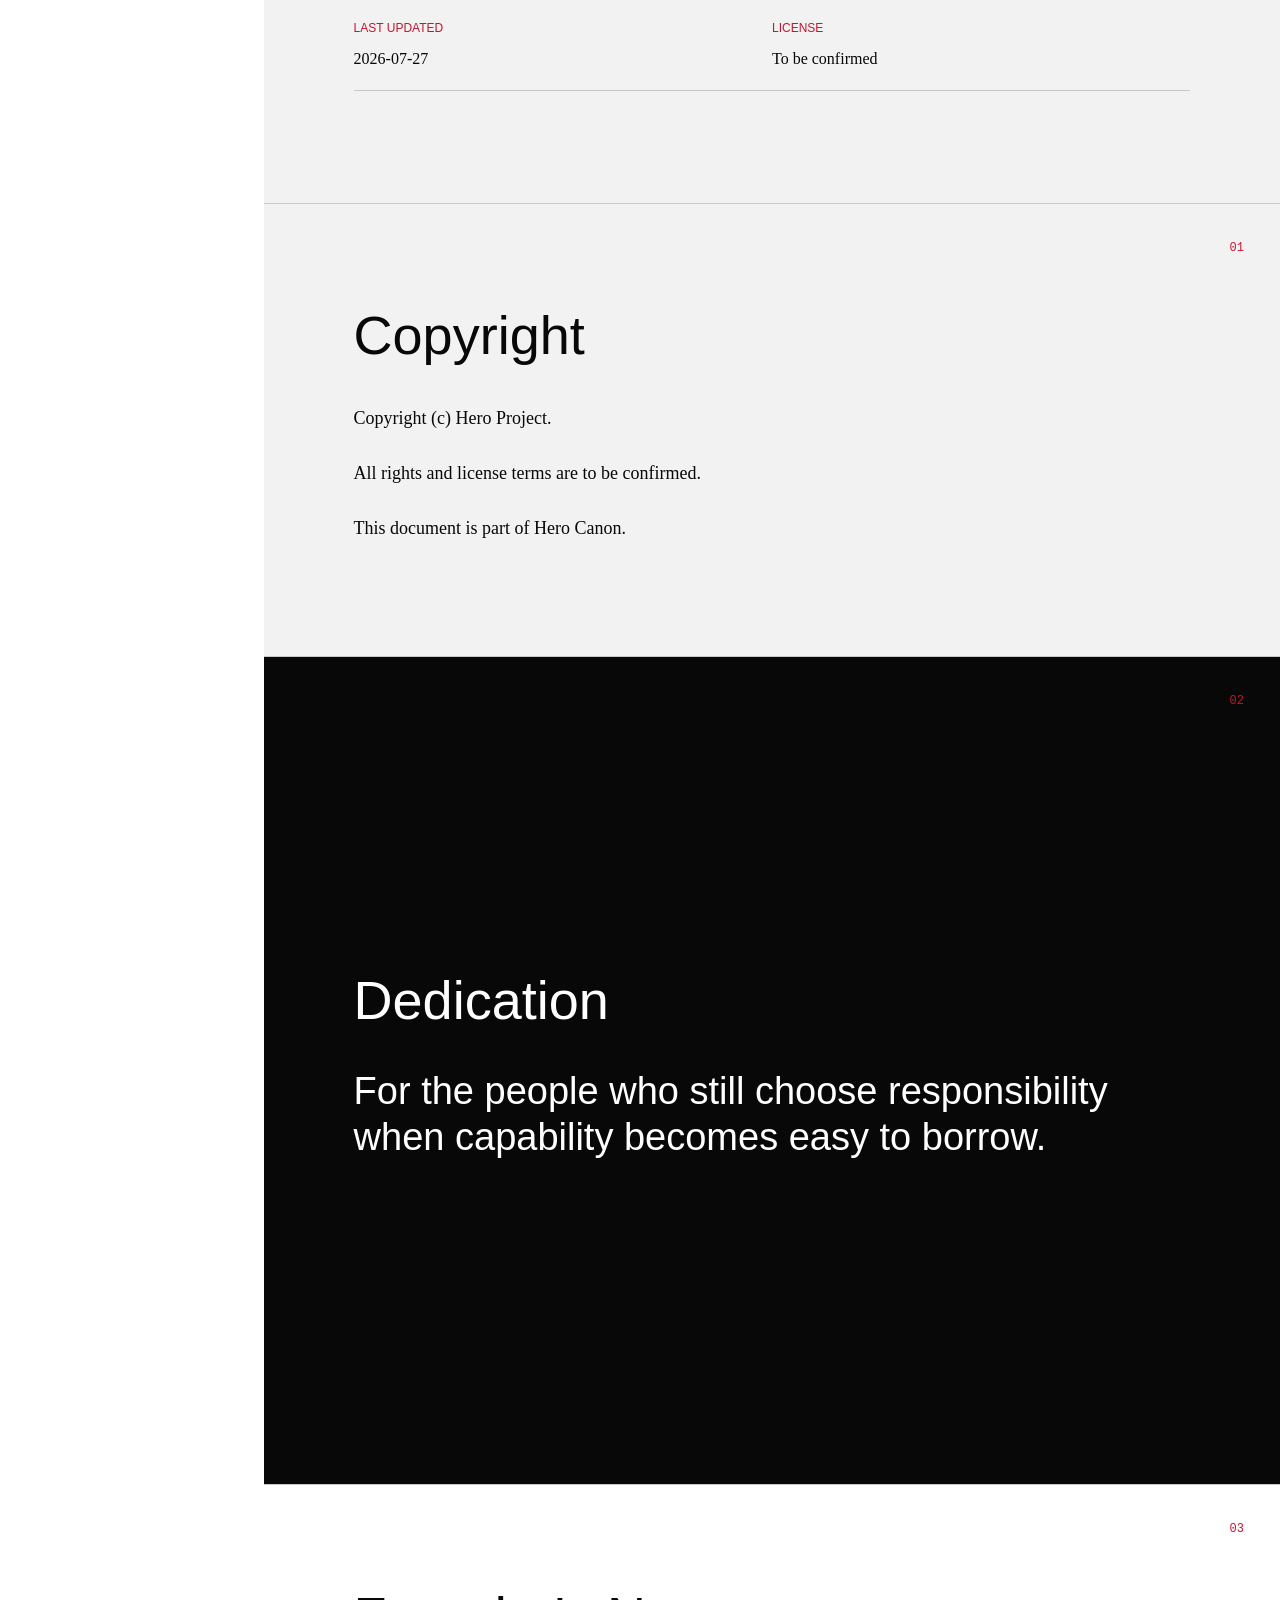
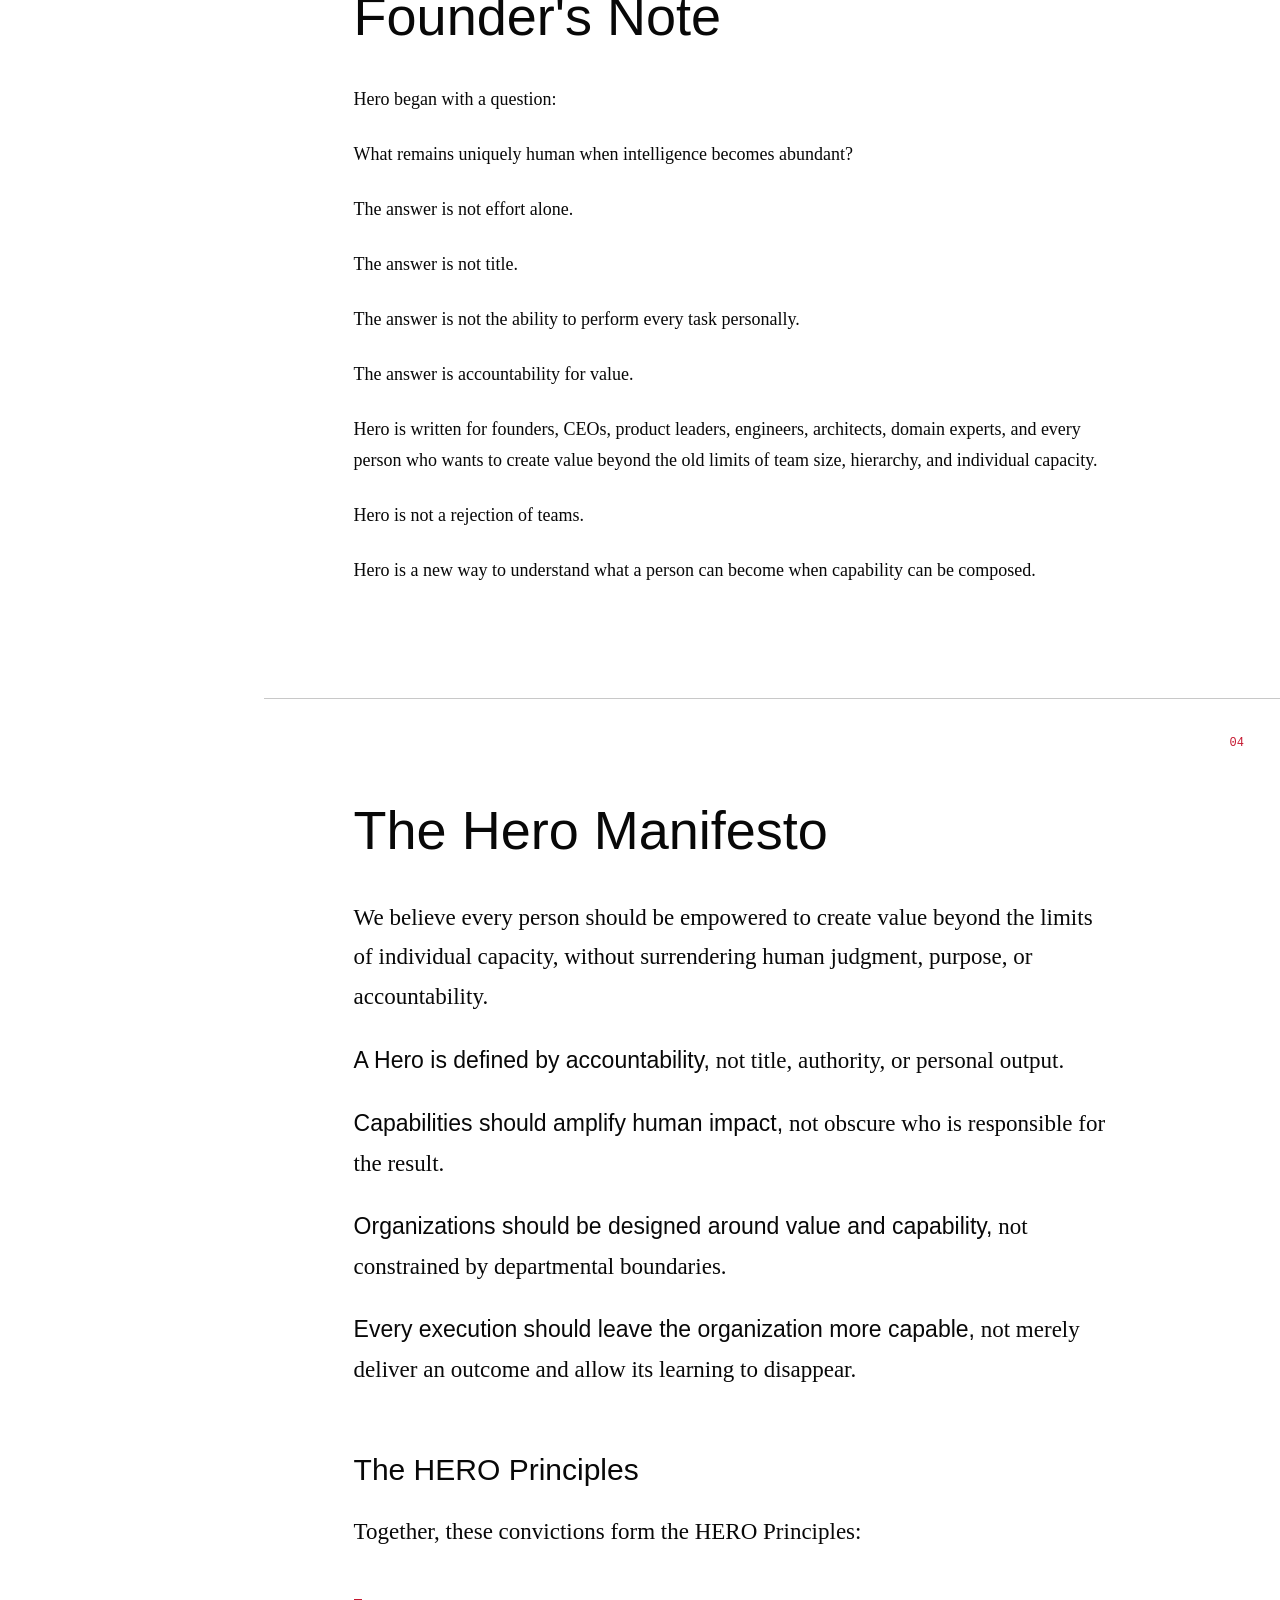
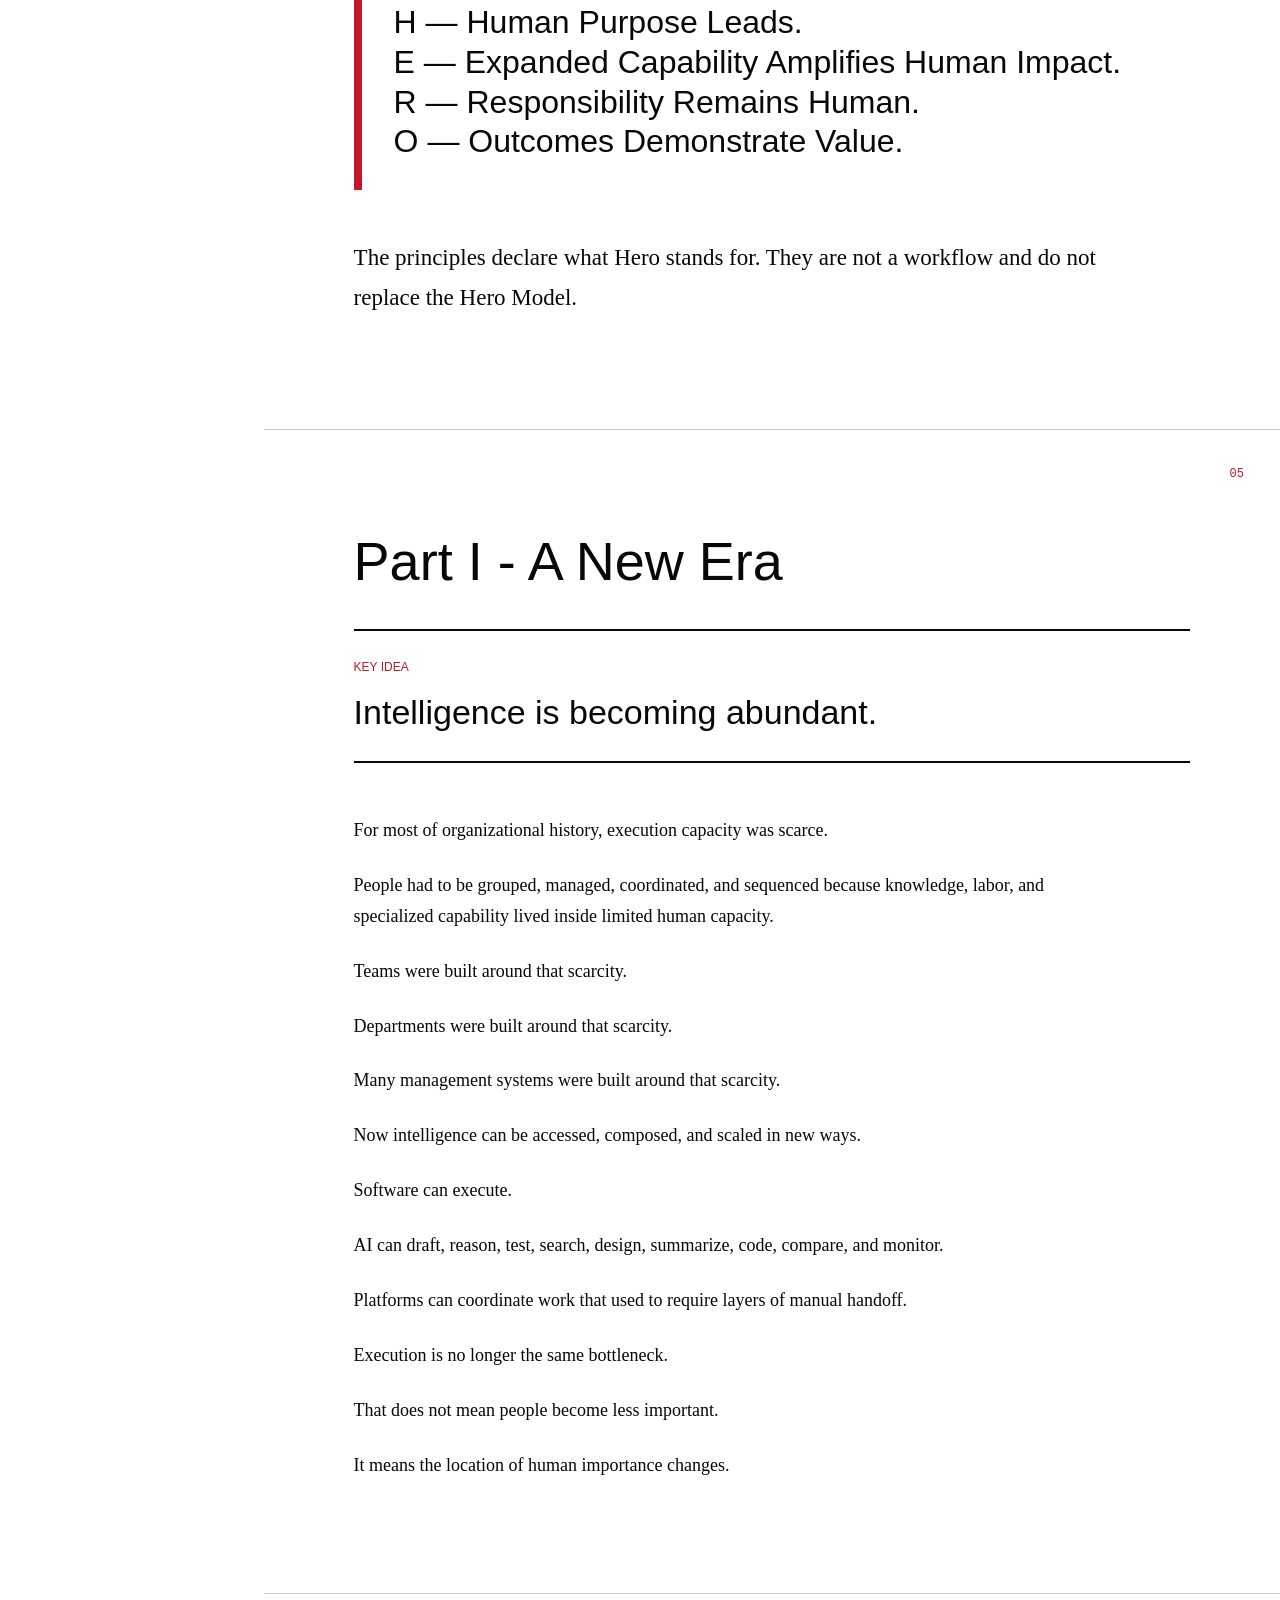
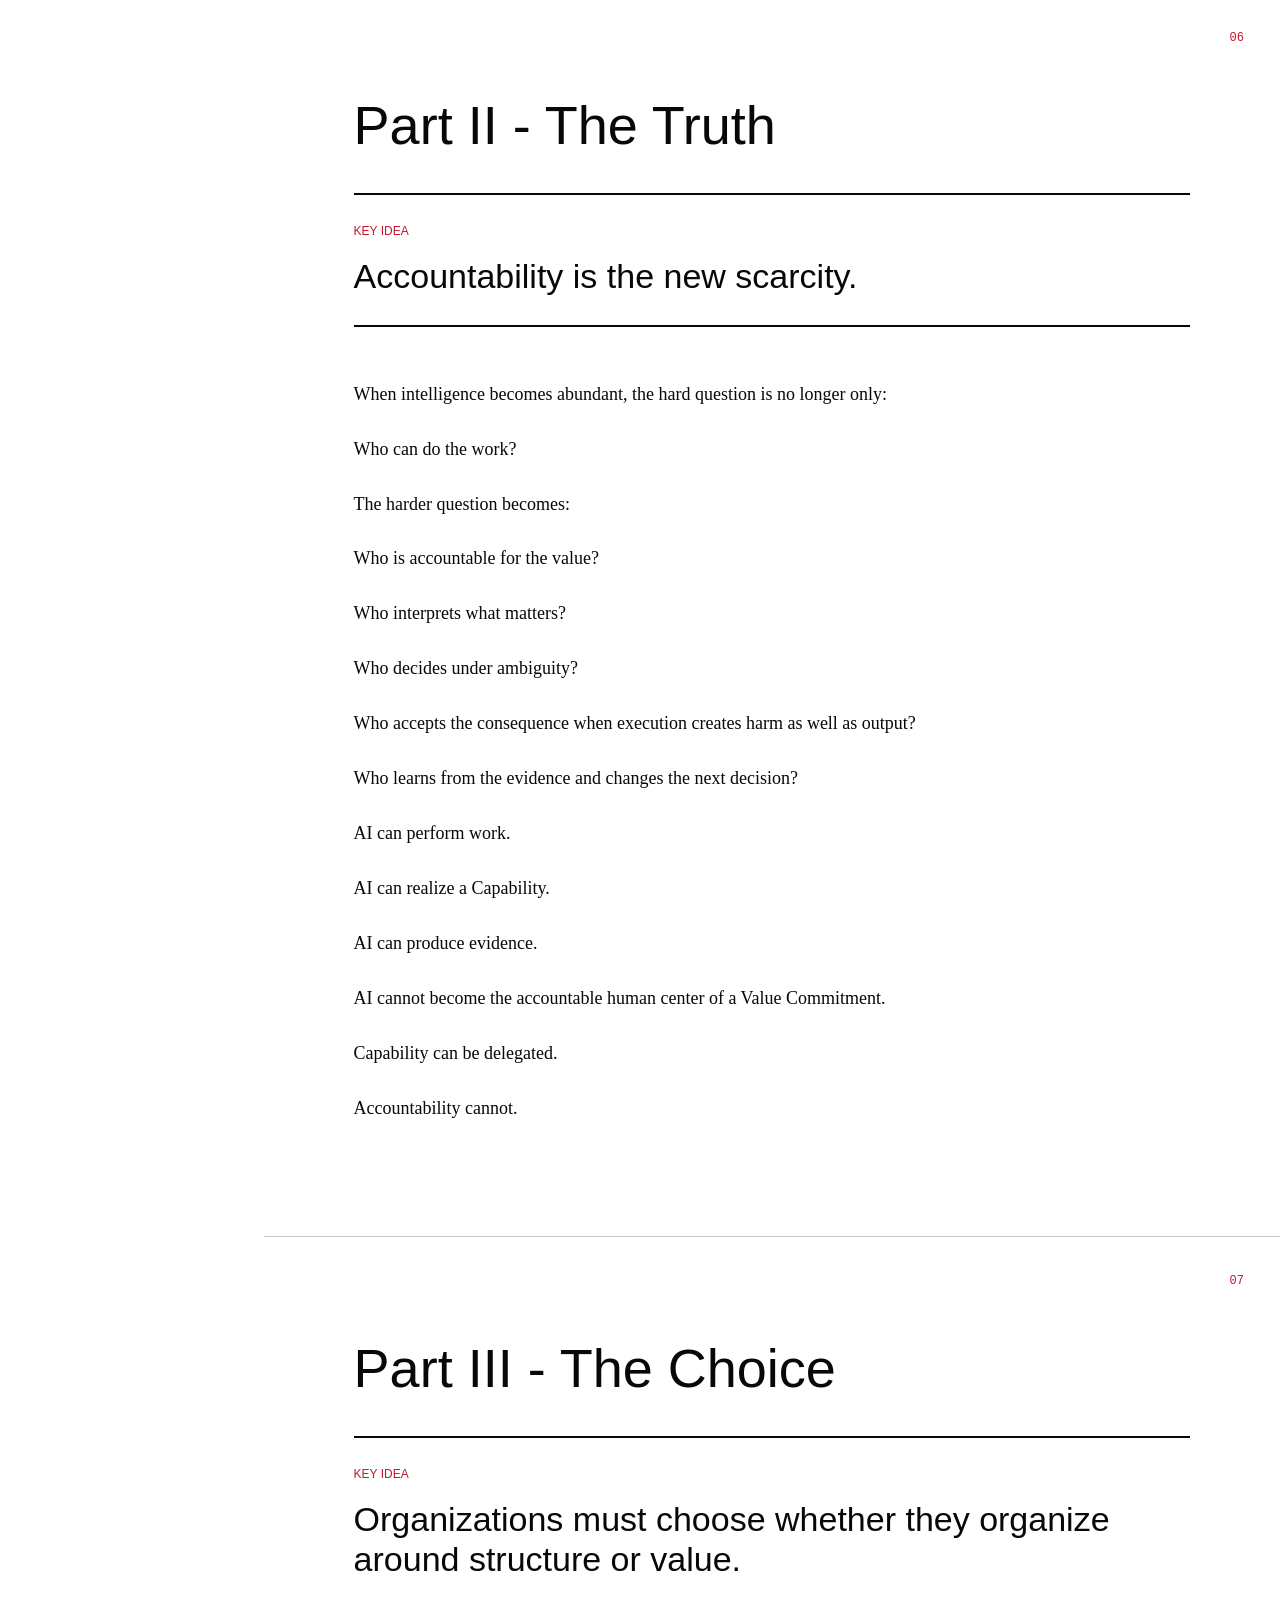
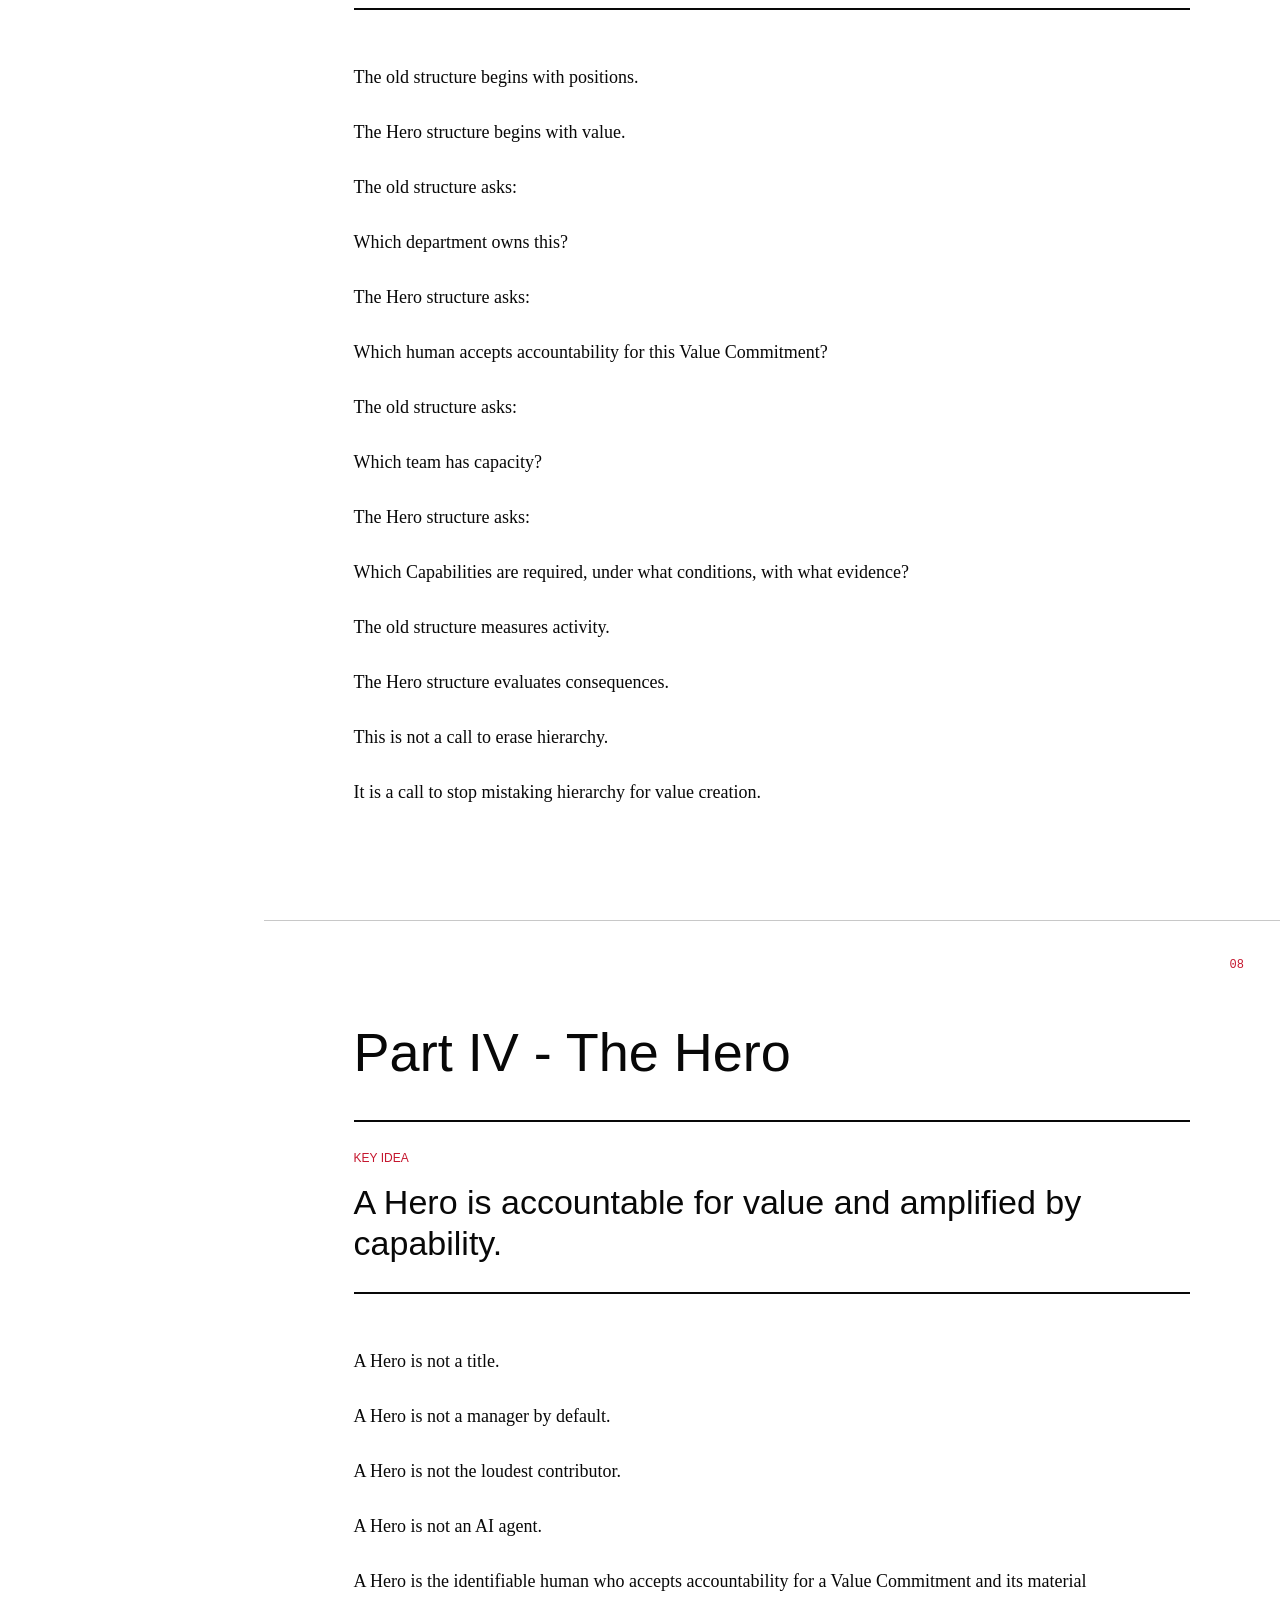
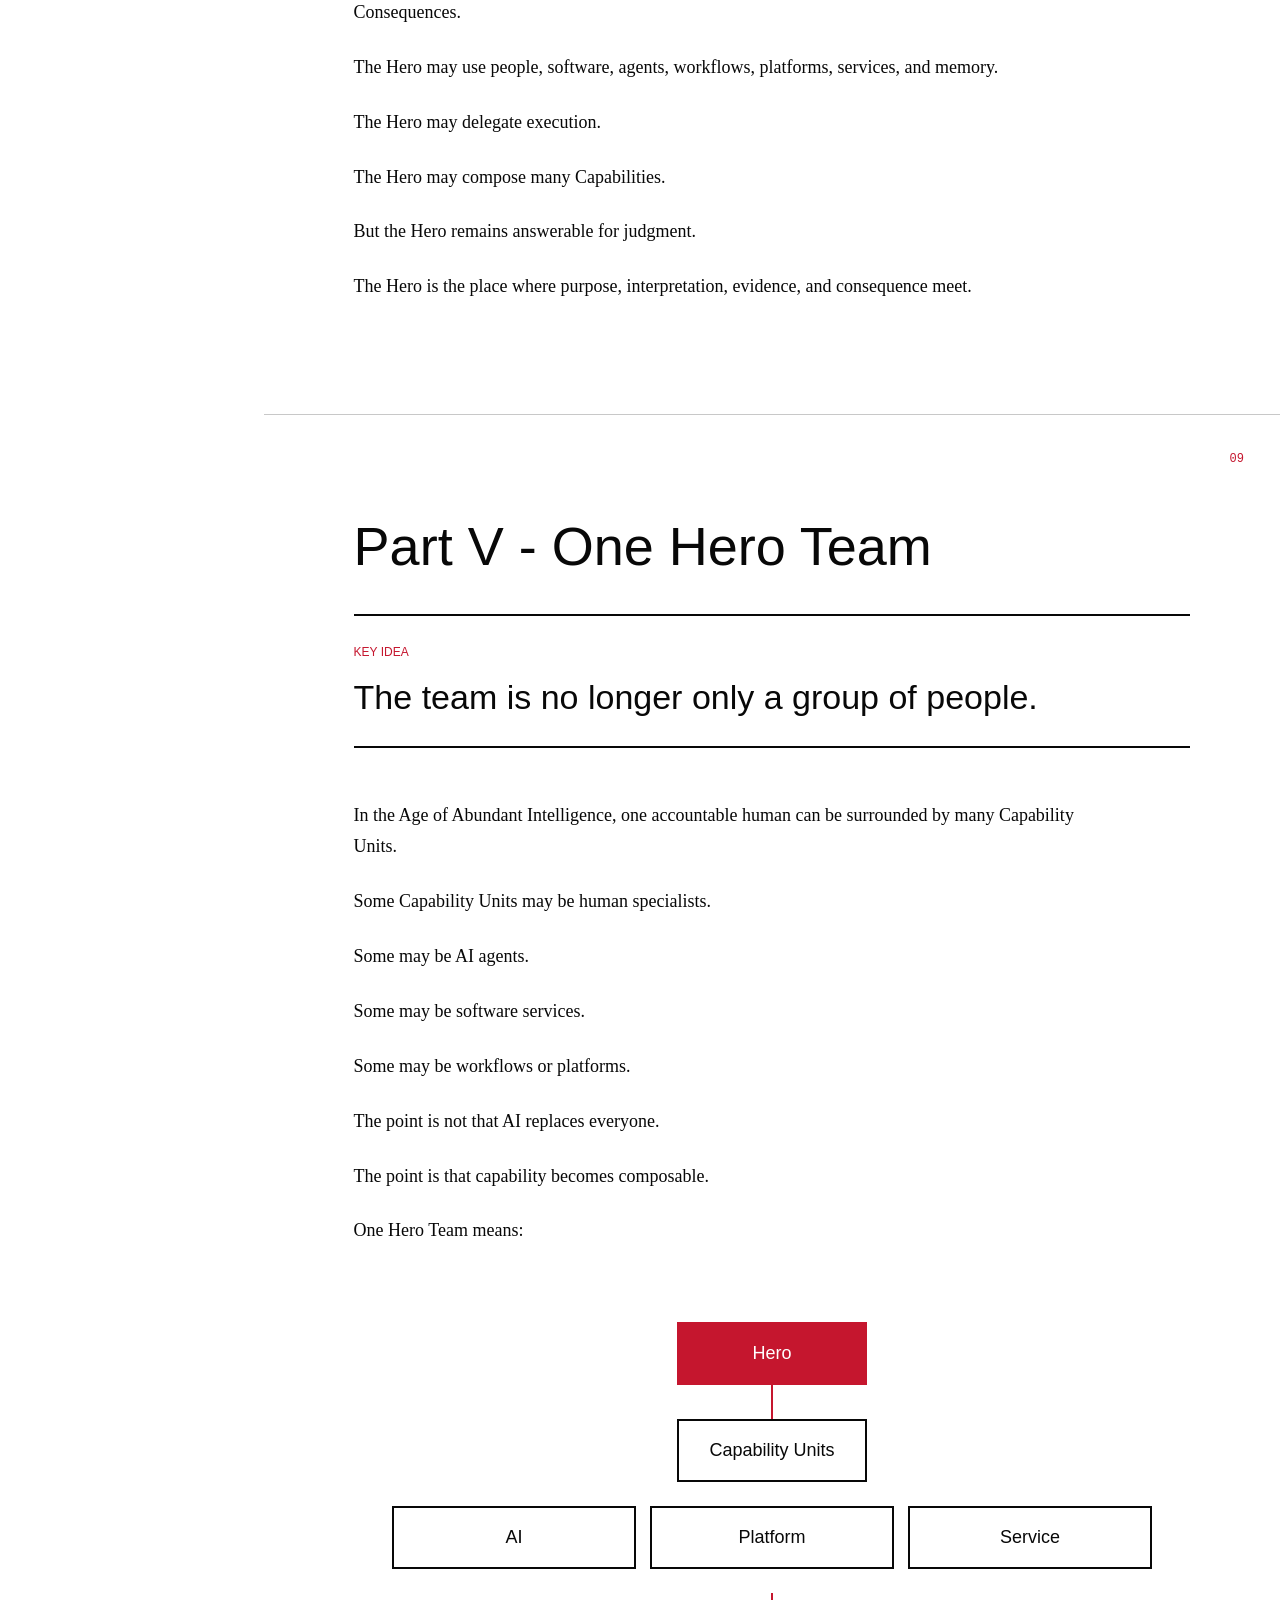
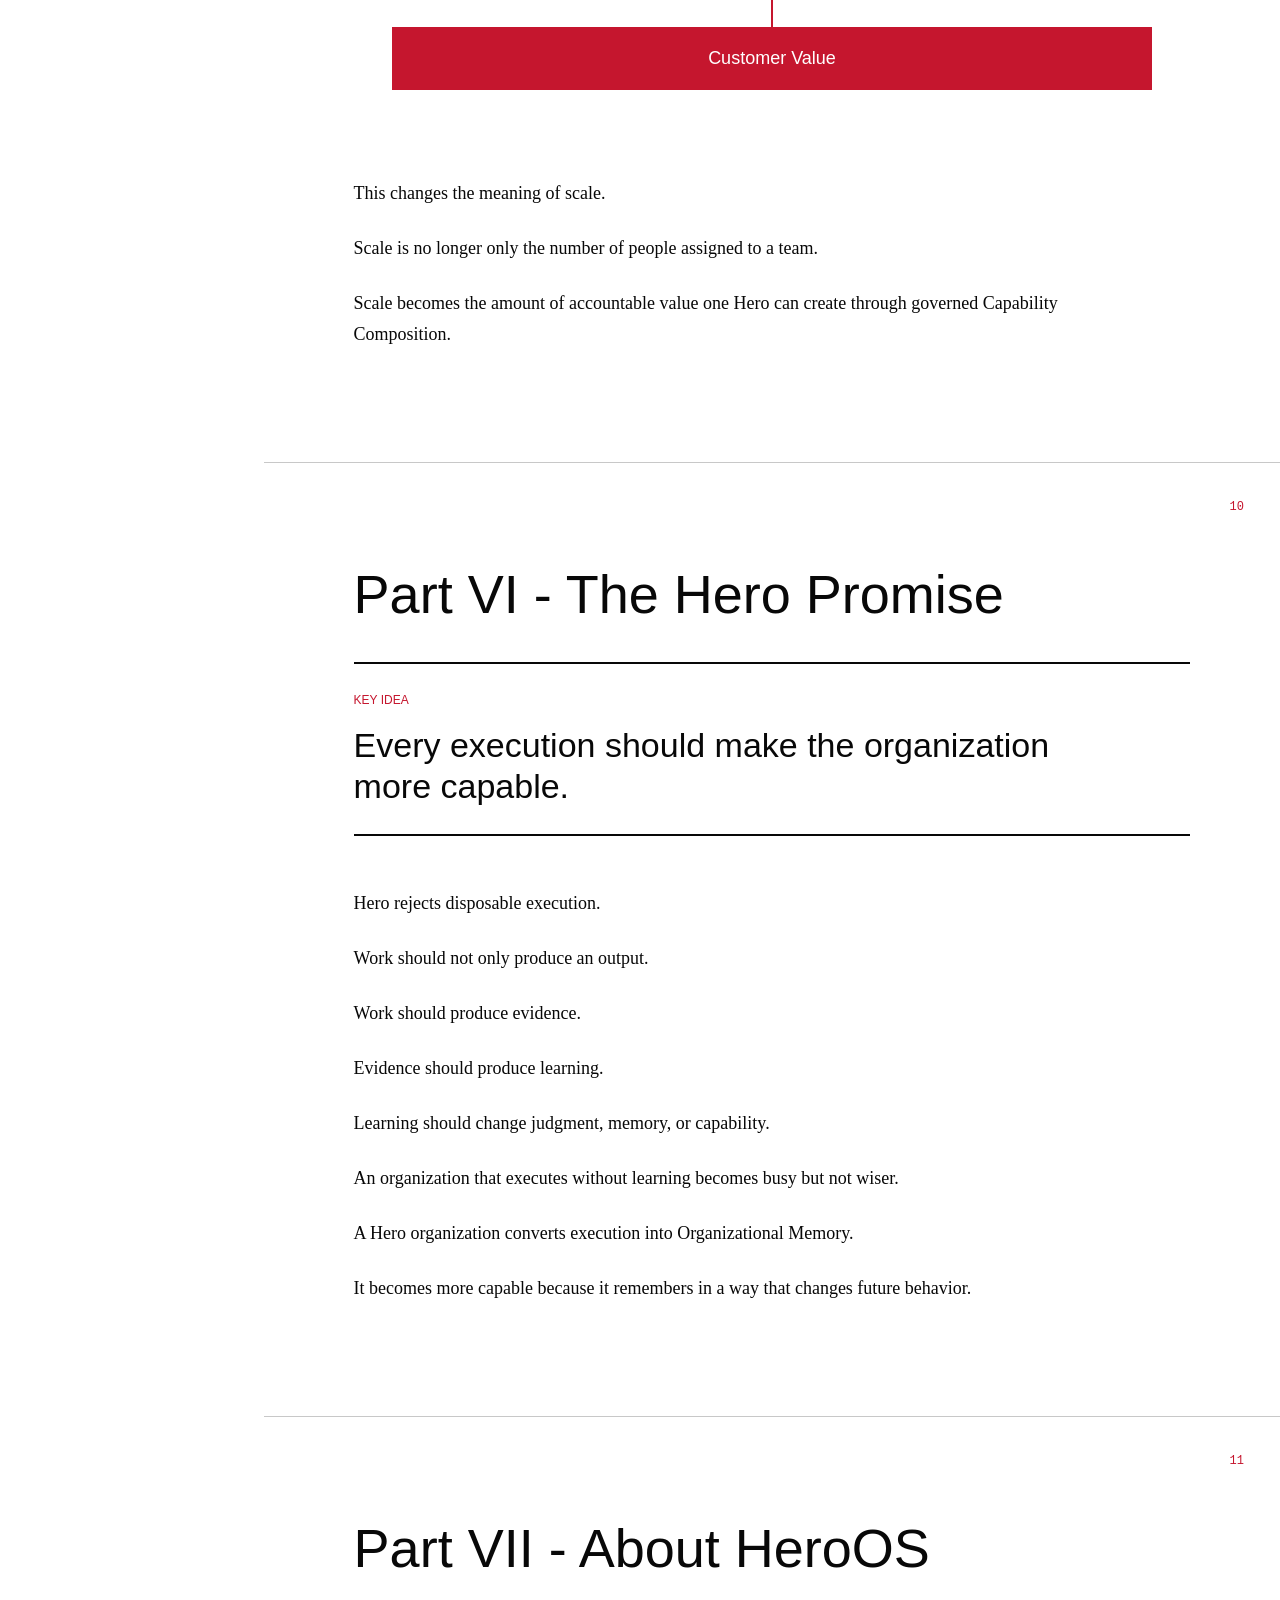
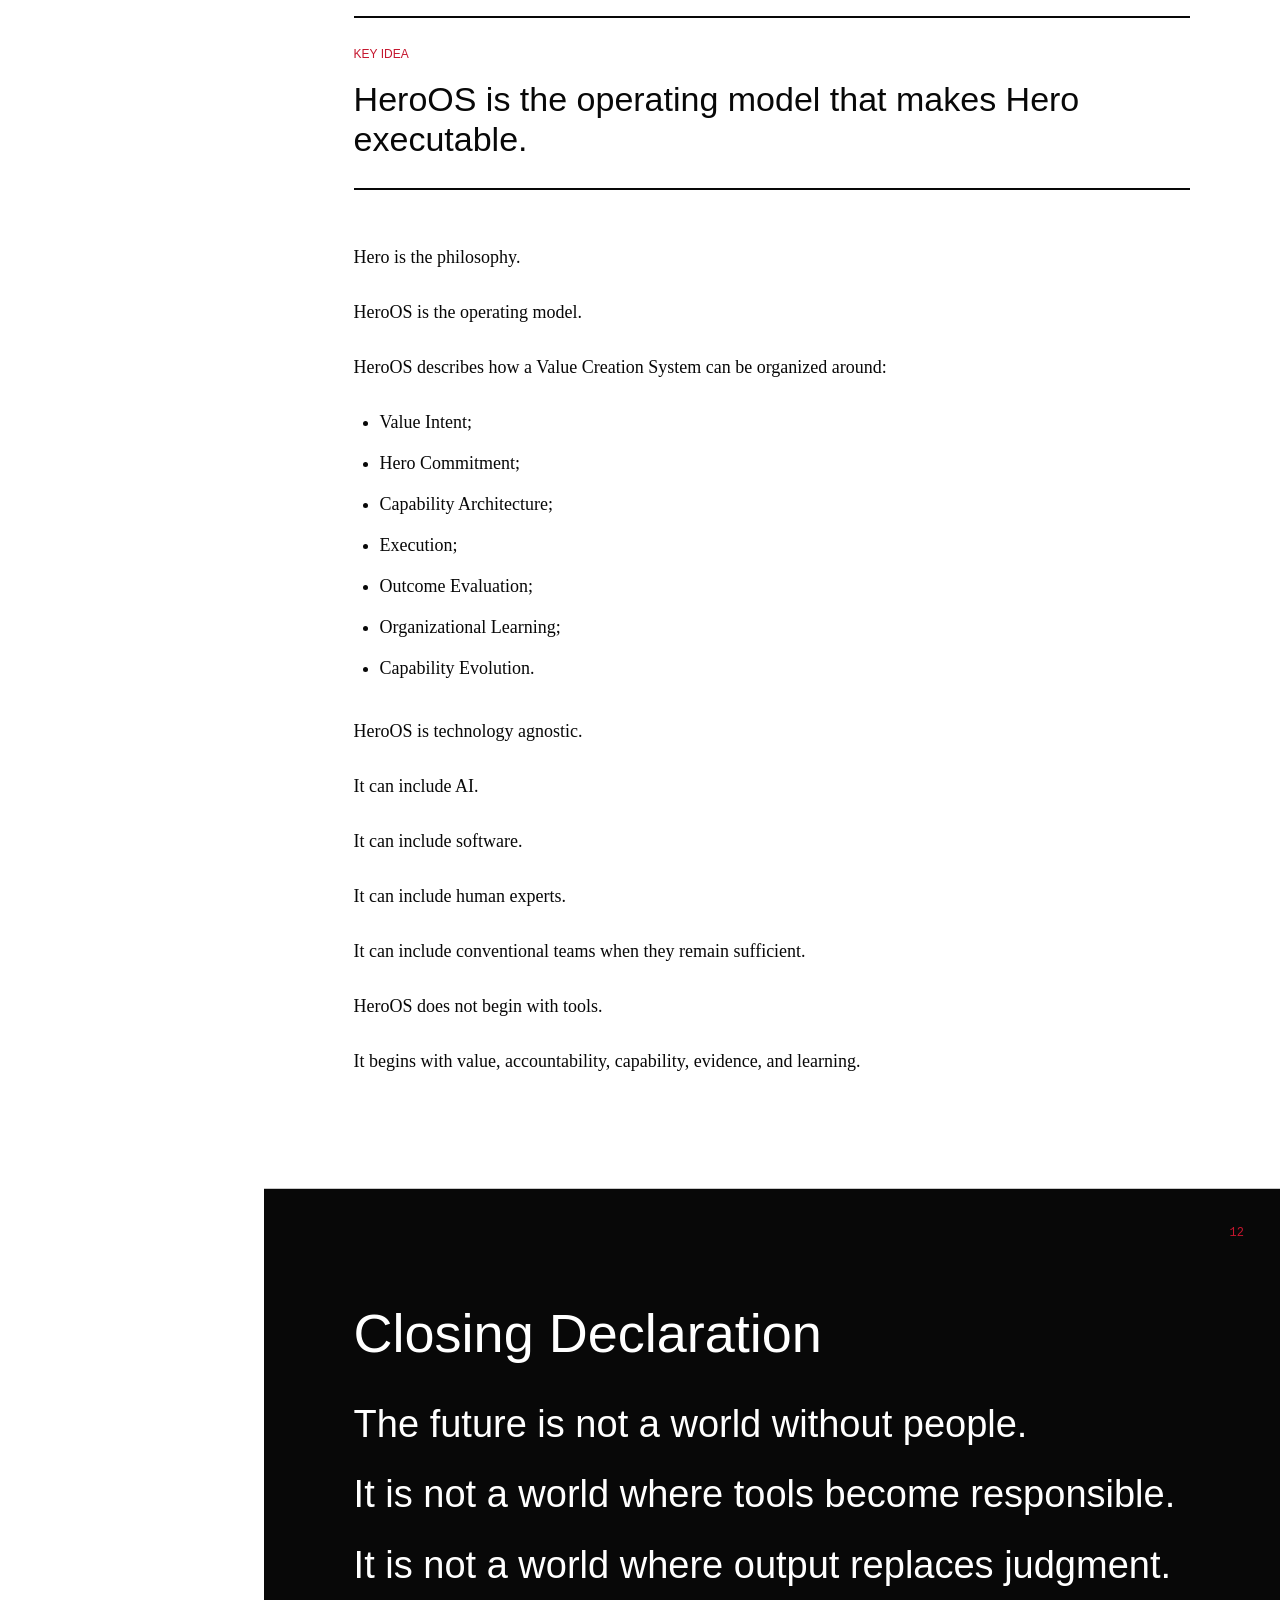
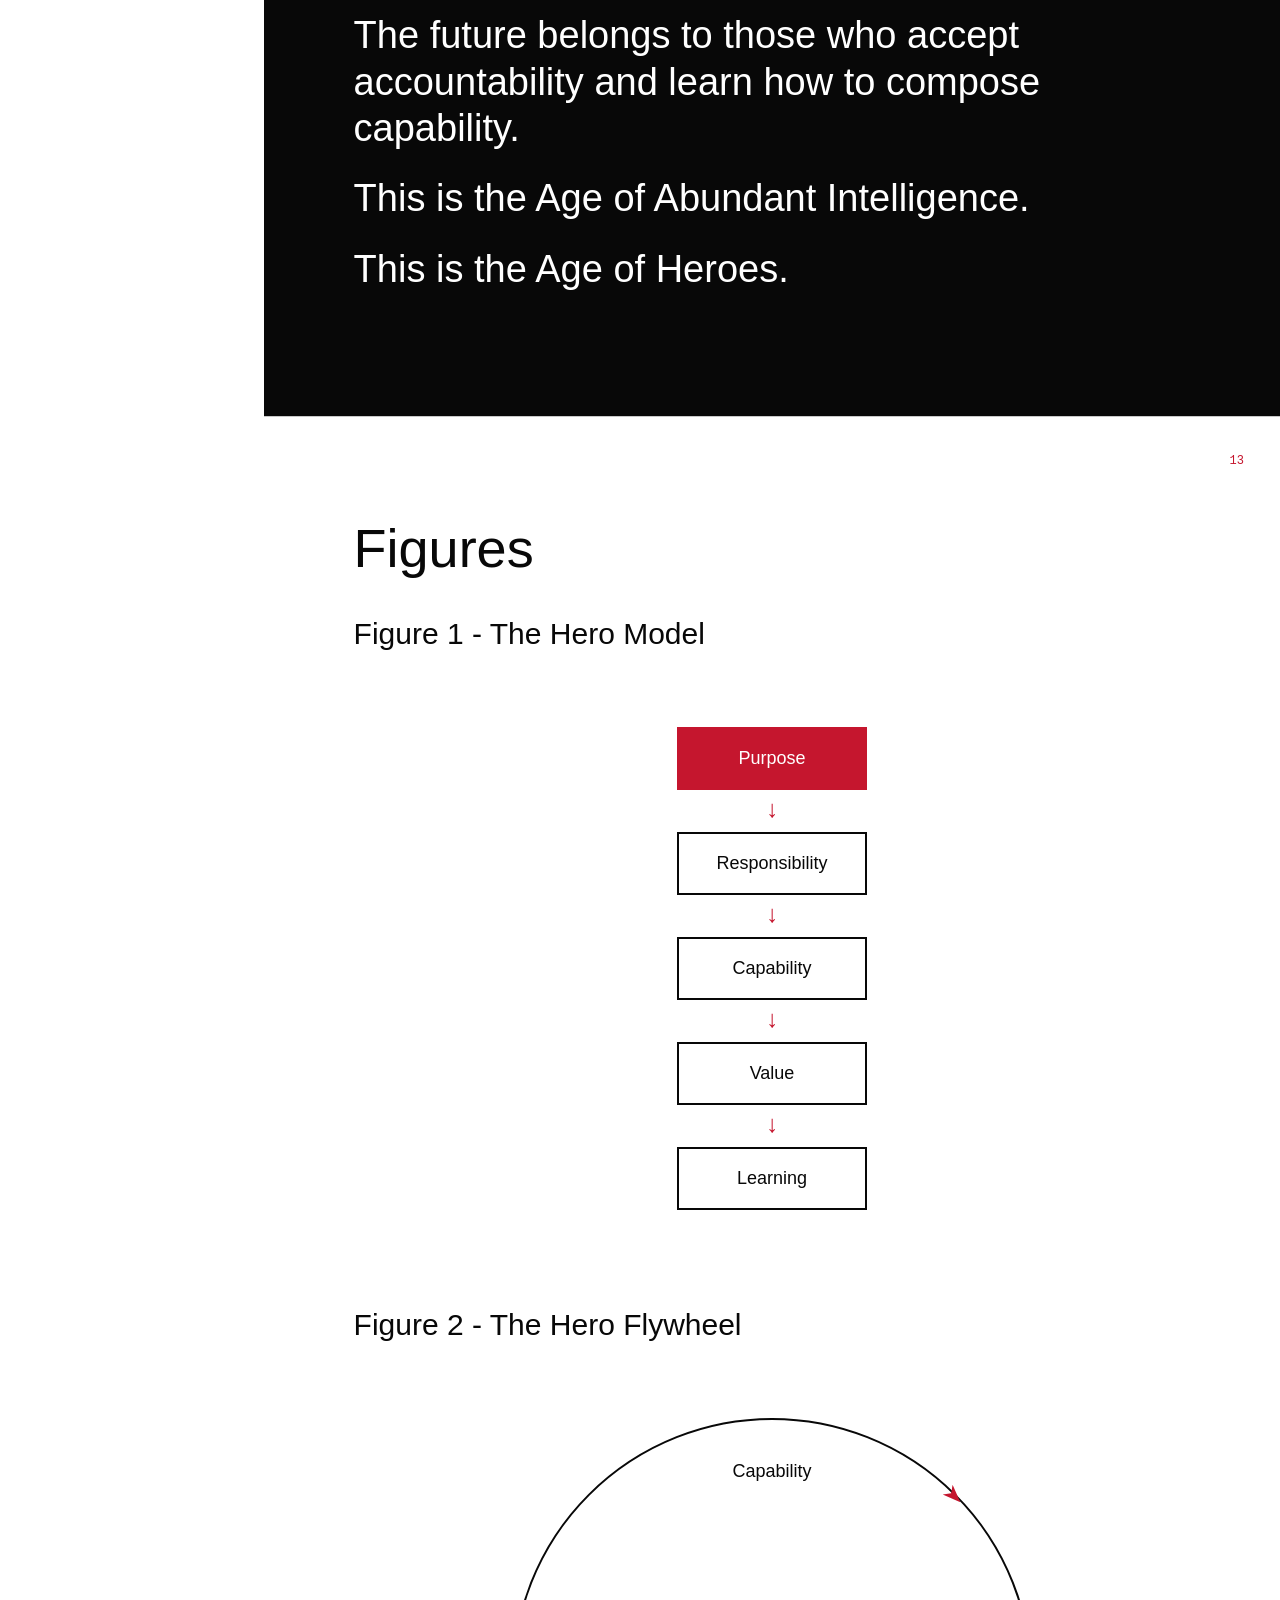
<file: 001-the-hero-manifesto/en/index.html>
<!doctype html>
<html lang="en">
<head>
  <meta charset="utf-8">
  <meta name="viewport" content="width=device-width, initial-scale=1">
  <meta name="color-scheme" content="light">
  <meta name="description" content="A Declaration for the Age of Abundant Intelligence">
  <meta name="keywords" content="organizational manifesto, human accountability, responsible AI leadership, AI governance, future of work, collective intelligence">
  <link rel="canonical" href="https://sheldonlc.github.io/hero-manifesto/001-the-hero-manifesto/en/">
  <link rel="alternate" hreflang="zh-CN" href="https://sheldonlc.github.io/hero-manifesto/001-the-hero-manifesto/zh-CN/">
  <meta property="og:type" content="article"><meta property="og:title" content="The Hero Manifesto"><meta property="og:description" content="An organizational declaration for human accountability in the age of abundant intelligence."><meta property="og:url" content="https://sheldonlc.github.io/hero-manifesto/001-the-hero-manifesto/en/">
  <title>Hero Canon 001 - The Hero Manifesto</title>
  <link rel="stylesheet" href="../../assets/hero-publication.css">
</head>
<body data-language="en">
  <div class="reading-progress" aria-hidden="true"></div>
  <header class="site-header">
    <a class="wordmark" href="../../index.html"><span class="wordmark-mark" aria-hidden="true"></span><span>HERO · MANIFESTO</span></a>
    <nav class="header-links" aria-label="Edition navigation">
      <a href="../zh-CN/index.html">中文</a>
      <a class="secondary-link" href="../../000-hero-brand-book/en/index.html">Brand Book</a>
    </nav>
  </header>
  <div class="publication-shell">
    <aside class="toc" aria-label="Table of contents"><p class="toc-label">English - Source of Truth</p><ol><li><a href="#cover" data-index="00">Cover</a></li><li><a href="#publication-record" data-index="00">Publication Record</a></li><li><a href="#section-01" data-index="01">Copyright</a></li><li><a href="#section-02" data-index="02">Dedication</a></li><li><a href="#section-03" data-index="03">Founder&#039;s Note</a></li><li><a href="#section-04" data-index="04">The Hero Manifesto</a></li><li><a href="#section-05" data-index="05">Part I - A New Era</a></li><li><a href="#section-06" data-index="06">Part II - The Truth</a></li><li><a href="#section-07" data-index="07">Part III - The Choice</a></li><li><a href="#section-08" data-index="08">Part IV - The Hero</a></li><li><a href="#section-09" data-index="09">Part V - One Hero Team</a></li><li><a href="#section-10" data-index="10">Part VI - The Hero Promise</a></li><li><a href="#section-11" data-index="11">Part VII - About HeroOS</a></li><li><a href="#section-12" data-index="12">Closing Declaration</a></li><li><a href="#section-13" data-index="13">Figures</a></li><li><a href="#section-14" data-index="14">Version History</a></li></ol></aside>
    <main class="canon">
      <section class="canon-section cover-section" id="cover"><div class="cover-grid"><div class="cover-content"><div><p class="cover-canon">Canon 001 · Version 1.1</p><div class="cover-hero">HERO</div><h1 class="cover-title">THE HERO MANIFESTO</h1><p class="cover-tagline">A Declaration for the Age of Abundant Intelligence</p></div><div class="cover-footer"><span>Yin Bo</span><span>Founding Edition</span><span>2026</span></div></div><div class="cover-rule"></div></div></section>
      <section class="canon-section metadata-section" id="publication-record"><span class="section-index">00</span><div class="section-inner"><p class="section-kicker">Hero Publication Standard</p><h2 class="section-title">Publication Record</h2><dl class="metadata-grid"><div><dt>Document Number</dt><dd>Hero Canon No.001</dd></div><div><dt>Title</dt><dd>The Hero Manifesto</dd></div><div><dt>Version</dt><dd>1.1</dd></div><div><dt>Status</dt><dd>Founding Edition</dd></div><div><dt>Language</dt><dd>English (Source of Truth)</dd></div><div><dt>Official Translation</dt><dd>Chinese (Simplified)</dd></div><div><dt>Author</dt><dd>Yin Bo</dd></div><div><dt>Contributors</dt><dd>To be confirmed</dd></div><div><dt>Reviewers</dt><dd>To be confirmed</dd></div><div><dt>Approved By</dt><dd>Yin Bo</dd></div><div><dt>Last Updated</dt><dd>2026-07-27</dd></div><div><dt>License</dt><dd>To be confirmed</dd></div></dl></div></section>
      <section class="canon-section copyright-section" id="section-01" data-title="Copyright"><span class="section-index">01</span><div class="section-inner"><h2 class="section-title">Copyright</h2><div class="section-body"><p>Copyright (c) Hero Project.</p>
<p>All rights and license terms are to be confirmed.</p>
<p>This document is part of Hero Canon.</p>
</div></div></section>
<section class="canon-section feature-section" id="section-02" data-title="Dedication"><span class="section-index">02</span><div class="section-inner"><h2 class="section-title">Dedication</h2><div class="section-body"><p>For the people who still choose responsibility when capability becomes easy to borrow.</p>
</div></div></section>
<section class="canon-section" id="section-03" data-title="Founder&#039;s Note"><span class="section-index">03</span><div class="section-inner"><h2 class="section-title">Founder&#039;s Note</h2><div class="section-body"><p>Hero began with a question:</p>
<p>What remains uniquely human when intelligence becomes abundant?</p>
<p>The answer is not effort alone.</p>
<p>The answer is not title.</p>
<p>The answer is not the ability to perform every task personally.</p>
<p>The answer is accountability for value.</p>
<p>Hero is written for founders, CEOs, product leaders, engineers, architects, domain experts, and every person who wants to create value beyond the old limits of team size, hierarchy, and individual capacity.</p>
<p>Hero is not a rejection of teams.</p>
<p>Hero is a new way to understand what a person can become when capability can be composed.</p>
</div></div></section>
<section class="canon-section manifesto-section" id="section-04" data-title="The Hero Manifesto"><span class="section-index">04</span><div class="section-inner"><h2 class="section-title">The Hero Manifesto</h2><div class="section-body"><p>We believe every person should be empowered to create value beyond the limits of individual capacity, without surrendering human judgment, purpose, or accountability.</p>
<p><strong>A Hero is defined by accountability,</strong> not title, authority, or personal output.</p>
<p><strong>Capabilities should amplify human impact,</strong> not obscure who is responsible for the result.</p>
<p><strong>Organizations should be designed around value and capability,</strong> not constrained by departmental boundaries.</p>
<p><strong>Every execution should leave the organization more capable,</strong> not merely deliver an outcome and allow its learning to disappear.</p>
<h3>The HERO Principles</h3>
<p>Together, these convictions form the HERO Principles:</p>
<blockquote>
<p><strong>H — Human Purpose Leads.</strong><br><strong>E — Expanded Capability Amplifies Human Impact.</strong><br><strong>R — Responsibility Remains Human.</strong><br><strong>O — Outcomes Demonstrate Value.</strong></p>
</blockquote>
<p>The principles declare what Hero stands for. They are not a workflow and do not replace the Hero Model.</p>
</div></div></section>
<section class="canon-section" id="section-05" data-title="Part I - A New Era"><span class="section-index">05</span><div class="section-inner"><h2 class="section-title">Part I - A New Era</h2><div class="section-body"><div class="key-idea"><span>Key Idea</span><strong>Intelligence is becoming abundant.</strong></div>


<p>For most of organizational history, execution capacity was scarce.</p>
<p>People had to be grouped, managed, coordinated, and sequenced because knowledge, labor, and specialized capability lived inside limited human capacity.</p>
<p>Teams were built around that scarcity.</p>
<p>Departments were built around that scarcity.</p>
<p>Many management systems were built around that scarcity.</p>
<p>Now intelligence can be accessed, composed, and scaled in new ways.</p>
<p>Software can execute.</p>
<p>AI can draft, reason, test, search, design, summarize, code, compare, and monitor.</p>
<p>Platforms can coordinate work that used to require layers of manual handoff.</p>
<p>Execution is no longer the same bottleneck.</p>
<p>That does not mean people become less important.</p>
<p>It means the location of human importance changes.</p>
</div></div></section>
<section class="canon-section" id="section-06" data-title="Part II - The Truth"><span class="section-index">06</span><div class="section-inner"><h2 class="section-title">Part II - The Truth</h2><div class="section-body"><div class="key-idea"><span>Key Idea</span><strong>Accountability is the new scarcity.</strong></div>


<p>When intelligence becomes abundant, the hard question is no longer only:</p>
<p>Who can do the work?</p>
<p>The harder question becomes:</p>
<p>Who is accountable for the value?</p>
<p>Who interprets what matters?</p>
<p>Who decides under ambiguity?</p>
<p>Who accepts the consequence when execution creates harm as well as output?</p>
<p>Who learns from the evidence and changes the next decision?</p>
<p>AI can perform work.</p>
<p>AI can realize a Capability.</p>
<p>AI can produce evidence.</p>
<p>AI cannot become the accountable human center of a Value Commitment.</p>
<p>Capability can be delegated.</p>
<p>Accountability cannot.</p>
</div></div></section>
<section class="canon-section" id="section-07" data-title="Part III - The Choice"><span class="section-index">07</span><div class="section-inner"><h2 class="section-title">Part III - The Choice</h2><div class="section-body"><div class="key-idea"><span>Key Idea</span><strong>Organizations must choose whether they organize around structure or value.</strong></div>


<p>The old structure begins with positions.</p>
<p>The Hero structure begins with value.</p>
<p>The old structure asks:</p>
<p>Which department owns this?</p>
<p>The Hero structure asks:</p>
<p>Which human accepts accountability for this Value Commitment?</p>
<p>The old structure asks:</p>
<p>Which team has capacity?</p>
<p>The Hero structure asks:</p>
<p>Which Capabilities are required, under what conditions, with what evidence?</p>
<p>The old structure measures activity.</p>
<p>The Hero structure evaluates consequences.</p>
<p>This is not a call to erase hierarchy.</p>
<p>It is a call to stop mistaking hierarchy for value creation.</p>
</div></div></section>
<section class="canon-section" id="section-08" data-title="Part IV - The Hero"><span class="section-index">08</span><div class="section-inner"><h2 class="section-title">Part IV - The Hero</h2><div class="section-body"><div class="key-idea"><span>Key Idea</span><strong>A Hero is accountable for value and amplified by capability.</strong></div>


<p>A Hero is not a title.</p>
<p>A Hero is not a manager by default.</p>
<p>A Hero is not the loudest contributor.</p>
<p>A Hero is not an AI agent.</p>
<p>A Hero is the identifiable human who accepts accountability for a Value Commitment and its material Consequences.</p>
<p>The Hero may use people, software, agents, workflows, platforms, services, and memory.</p>
<p>The Hero may delegate execution.</p>
<p>The Hero may compose many Capabilities.</p>
<p>But the Hero remains answerable for judgment.</p>
<p>The Hero is the place where purpose, interpretation, evidence, and consequence meet.</p>
</div></div></section>
<section class="canon-section" id="section-09" data-title="Part V - One Hero Team"><span class="section-index">09</span><div class="section-inner"><h2 class="section-title">Part V - One Hero Team</h2><div class="section-body"><div class="key-idea"><span>Key Idea</span><strong>The team is no longer only a group of people.</strong></div>


<p>In the Age of Abundant Intelligence, one accountable human can be surrounded by many Capability Units.</p>
<p>Some Capability Units may be human specialists.</p>
<p>Some may be AI agents.</p>
<p>Some may be software services.</p>
<p>Some may be workflows or platforms.</p>
<p>The point is not that AI replaces everyone.</p>
<p>The point is that capability becomes composable.</p>
<p>One Hero Team means:</p>
<div class="diagram"><div class="diagram-vertical"><div class="diagram-node primary">Hero</div><div class="diagram-line"></div><div class="diagram-node">Capability Units</div></div><div class="diagram-branches"><div class="diagram-node">AI</div><div class="diagram-node">Platform</div><div class="diagram-node">Service</div></div><div class="diagram-line"></div><div class="diagram-node primary" style="margin:0 auto">Customer Value</div></div>
<p>This changes the meaning of scale.</p>
<p>Scale is no longer only the number of people assigned to a team.</p>
<p>Scale becomes the amount of accountable value one Hero can create through governed Capability Composition.</p>
</div></div></section>
<section class="canon-section" id="section-10" data-title="Part VI - The Hero Promise"><span class="section-index">10</span><div class="section-inner"><h2 class="section-title">Part VI - The Hero Promise</h2><div class="section-body"><div class="key-idea"><span>Key Idea</span><strong>Every execution should make the organization more capable.</strong></div>


<p>Hero rejects disposable execution.</p>
<p>Work should not only produce an output.</p>
<p>Work should produce evidence.</p>
<p>Evidence should produce learning.</p>
<p>Learning should change judgment, memory, or capability.</p>
<p>An organization that executes without learning becomes busy but not wiser.</p>
<p>A Hero organization converts execution into Organizational Memory.</p>
<p>It becomes more capable because it remembers in a way that changes future behavior.</p>
</div></div></section>
<section class="canon-section" id="section-11" data-title="Part VII - About HeroOS"><span class="section-index">11</span><div class="section-inner"><h2 class="section-title">Part VII - About HeroOS</h2><div class="section-body"><div class="key-idea"><span>Key Idea</span><strong>HeroOS is the operating model that makes Hero executable.</strong></div>


<p>Hero is the philosophy.</p>
<p>HeroOS is the operating model.</p>
<p>HeroOS describes how a Value Creation System can be organized around:</p>
<ul>
<li>Value Intent;</li>
<li>Hero Commitment;</li>
<li>Capability Architecture;</li>
<li>Execution;</li>
<li>Outcome Evaluation;</li>
<li>Organizational Learning;</li>
<li>Capability Evolution.</li>
</ul>
<p>HeroOS is technology agnostic.</p>
<p>It can include AI.</p>
<p>It can include software.</p>
<p>It can include human experts.</p>
<p>It can include conventional teams when they remain sufficient.</p>
<p>HeroOS does not begin with tools.</p>
<p>It begins with value, accountability, capability, evidence, and learning.</p>
</div></div></section>
<section class="canon-section feature-section" id="section-12" data-title="Closing Declaration"><span class="section-index">12</span><div class="section-inner"><h2 class="section-title">Closing Declaration</h2><div class="section-body"><p>The future is not a world without people.</p>
<p>It is not a world where tools become responsible.</p>
<p>It is not a world where output replaces judgment.</p>
<p>The future belongs to those who accept accountability and learn how to compose capability.</p>
<p>This is the Age of Abundant Intelligence.</p>
<p>This is the Age of Heroes.</p>
</div></div></section>
<section class="canon-section" id="section-13" data-title="Figures"><span class="section-index">13</span><div class="section-inner"><h2 class="section-title">Figures</h2><div class="section-body"><h3>Figure 1 - The Hero Model</h3><div class="diagram diagram-vertical"><div class="diagram-node primary">Purpose</div><div class="diagram-arrow">&#8595;</div><div class="diagram-node">Responsibility</div><div class="diagram-arrow">&#8595;</div><div class="diagram-node">Capability</div><div class="diagram-arrow">&#8595;</div><div class="diagram-node">Value</div><div class="diagram-arrow">&#8595;</div><div class="diagram-node">Learning</div></div>
<h3>Figure 2 - The Hero Flywheel</h3><div class="diagram"><div class="flywheel"><div class="flywheel-center">Hero</div><div class="flywheel-node">Capability</div><div class="flywheel-node">Value</div><div class="flywheel-node">Learning</div><div class="flywheel-node">Context</div></div></div>
<h3>Figure 3 - The Age Shift</h3><div class="diagram diagram-vertical"><div class="diagram-node primary">Industrial Age</div><div class="diagram-arrow">&#8595;</div><div class="diagram-node">Information Age</div><div class="diagram-arrow">&#8595;</div><div class="diagram-node">Age of Abundant Intelligence</div><div class="diagram-arrow">&#8595;</div><div class="diagram-node">Hero Age</div></div>
<h3>Figure 4 - Hero Architecture</h3><div class="diagram diagram-vertical"><div class="diagram-node primary">Hero</div><div class="diagram-arrow">&#8595;</div><div class="diagram-node">HeroOS</div><div class="diagram-arrow">&#8595;</div><div class="diagram-node">Capability Units</div><div class="diagram-arrow">&#8595;</div><div class="diagram-node">Execution</div><div class="diagram-arrow">&#8595;</div><div class="diagram-node">Value</div></div>
</div></div></section>
<section class="canon-section version-section" id="section-14" data-title="Version History"><span class="section-index">14</span><div class="section-inner"><h2 class="section-title">Version History</h2><div class="section-body"><table>
<thead>
<tr>
<th>Version</th>
<th>Date</th>
<th>Status</th>
<th>Notes</th>
</tr>
</thead>
<tbody><tr>
<td>1.1</td>
<td>2026-07-27</td>
<td>Founding Edition</td>
<td>Added the HERO Principles as a public declaration</td>
</tr>
<tr>
<td>1.0</td>
<td>2026-07-27</td>
<td>Founding Edition</td>
<td>First frozen manifesto baseline</td>
</tr>
</tbody></table>
</div></div></section>
    </main>
  </div>
  <script src="../../assets/hero-publication.js"></script>
</body>
</html>
</file>
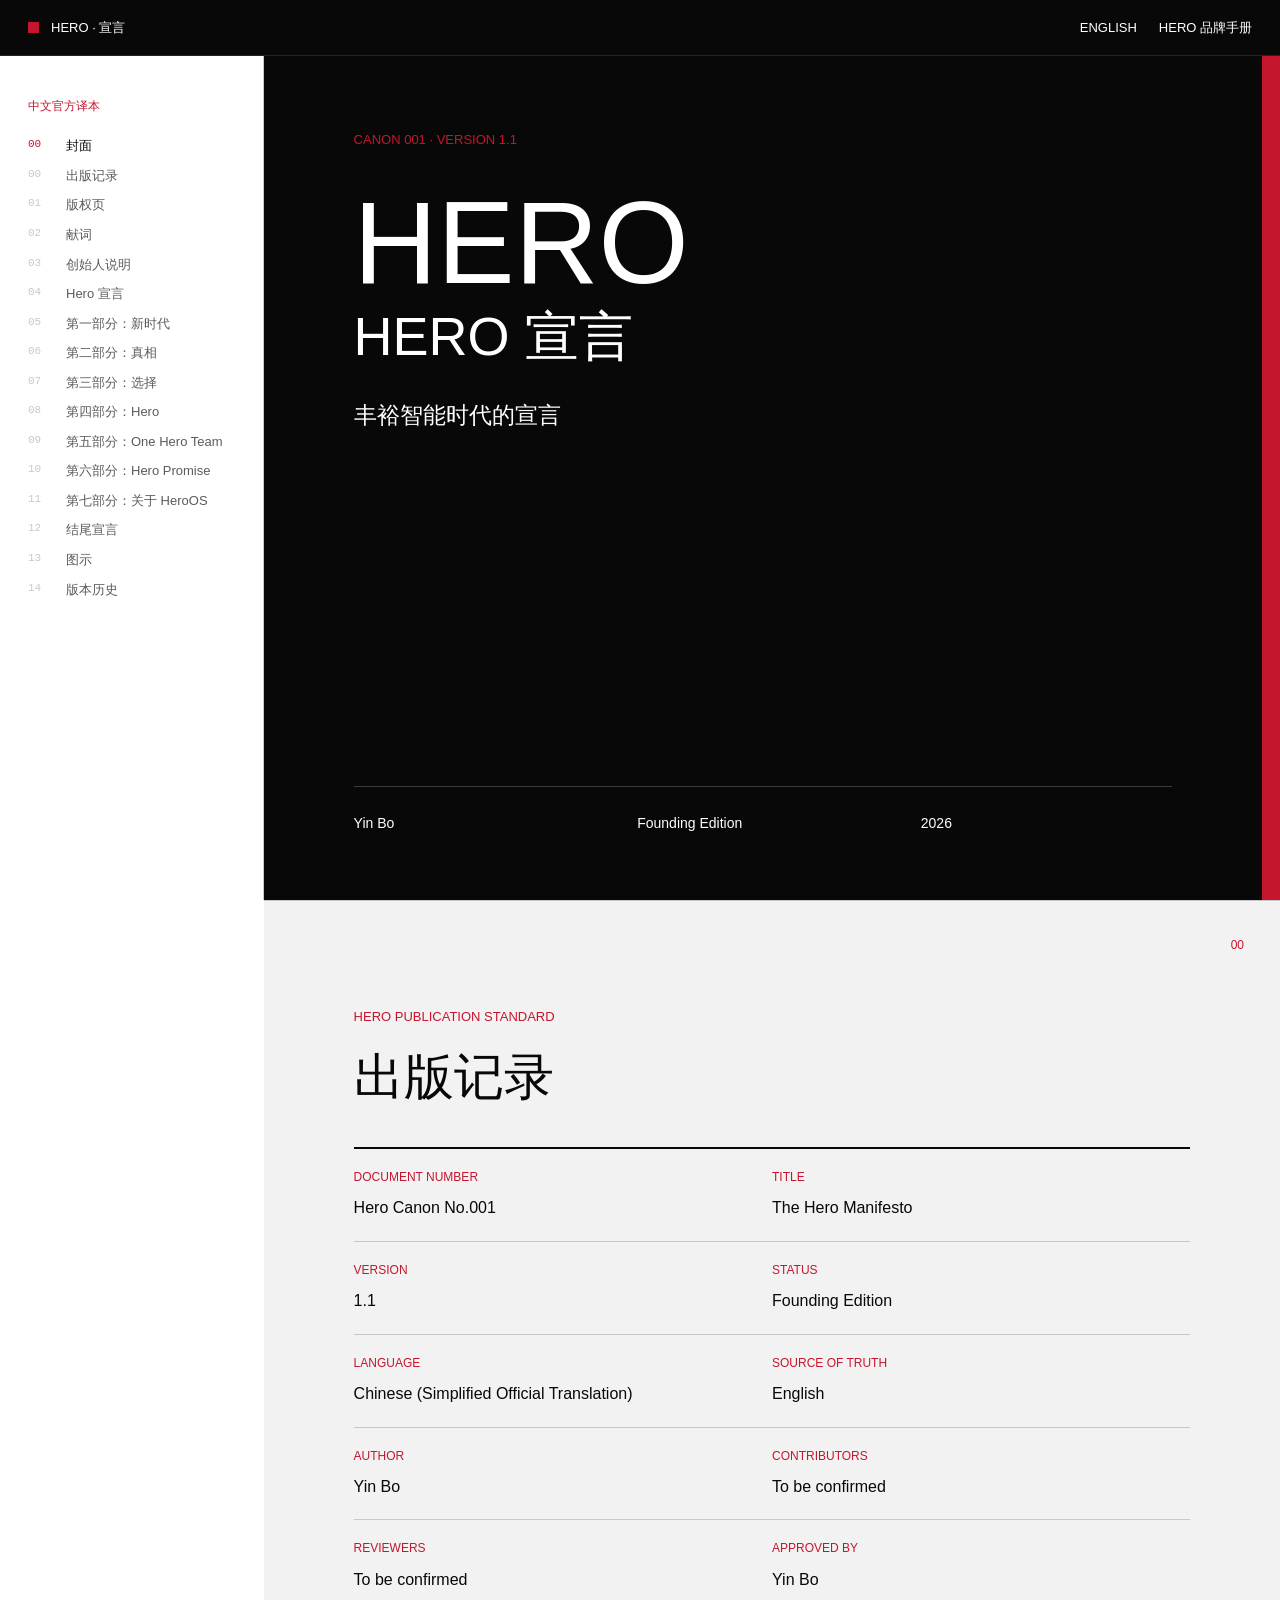
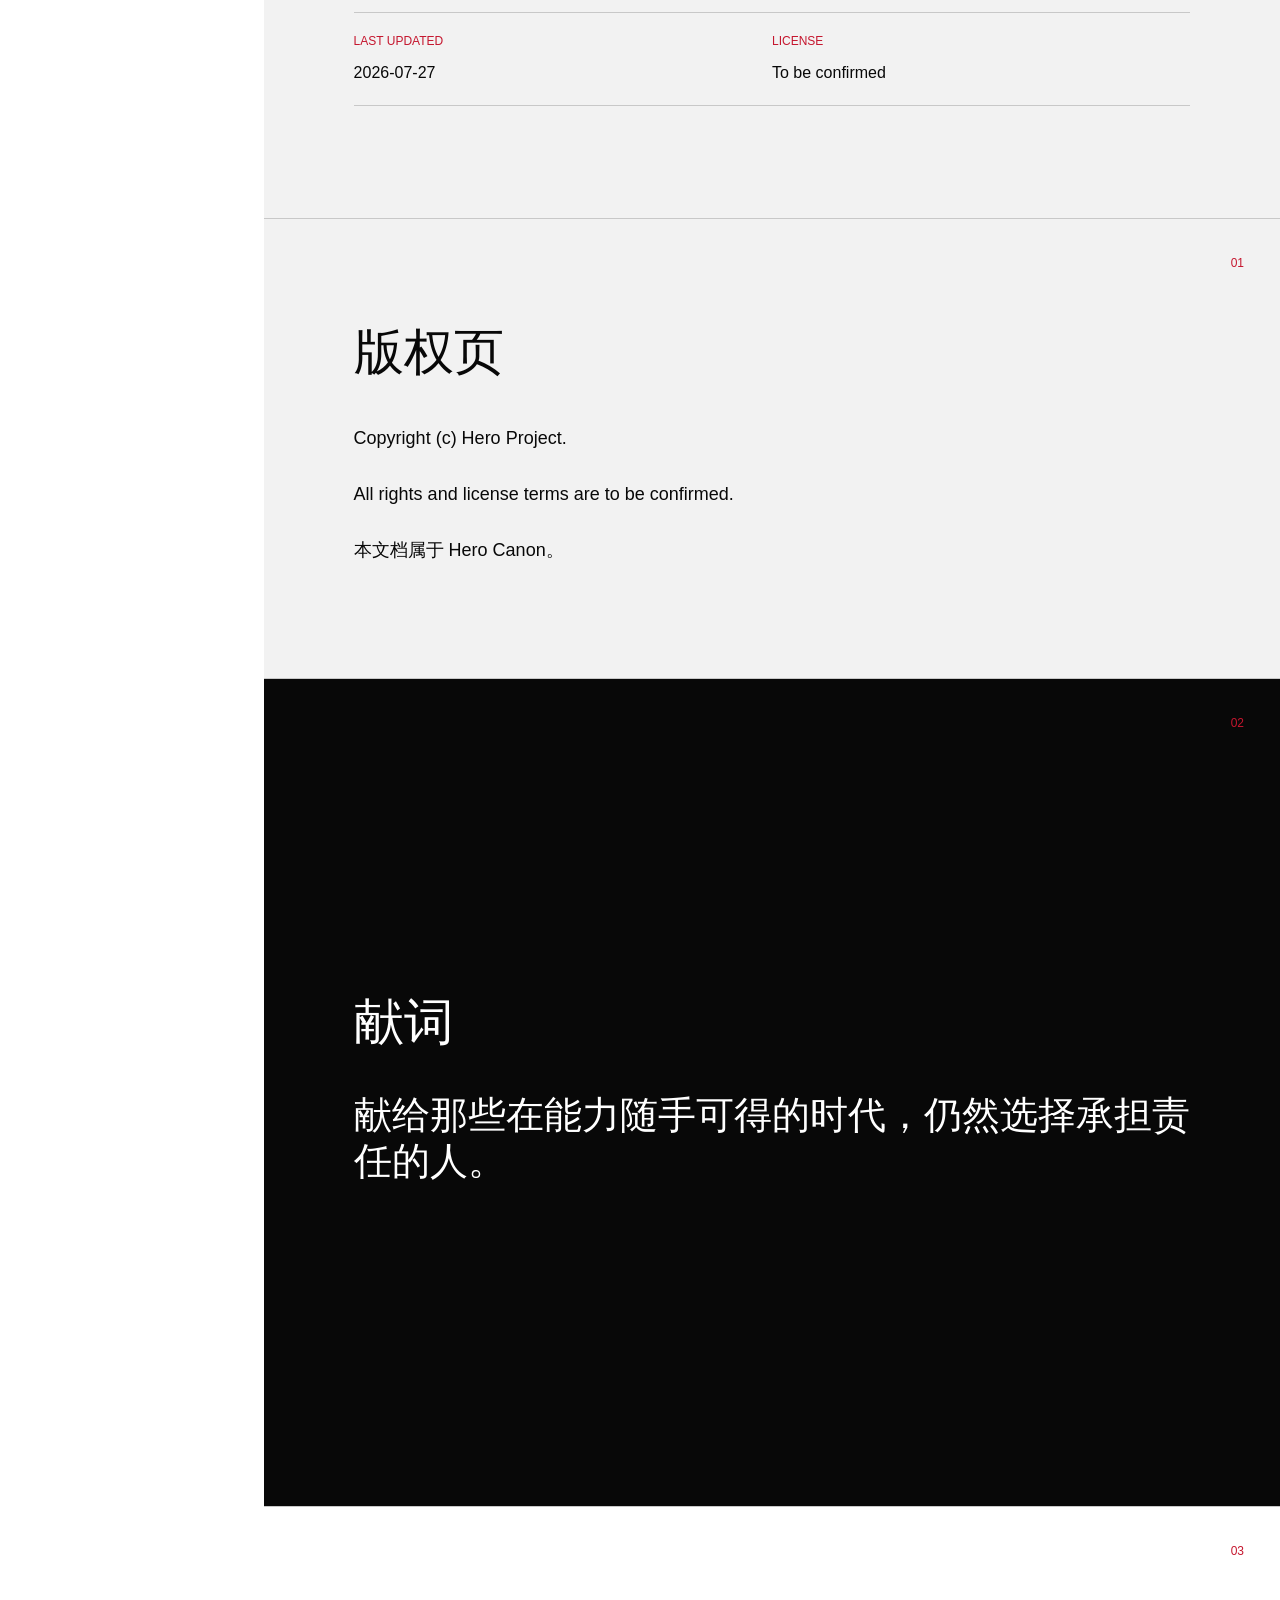
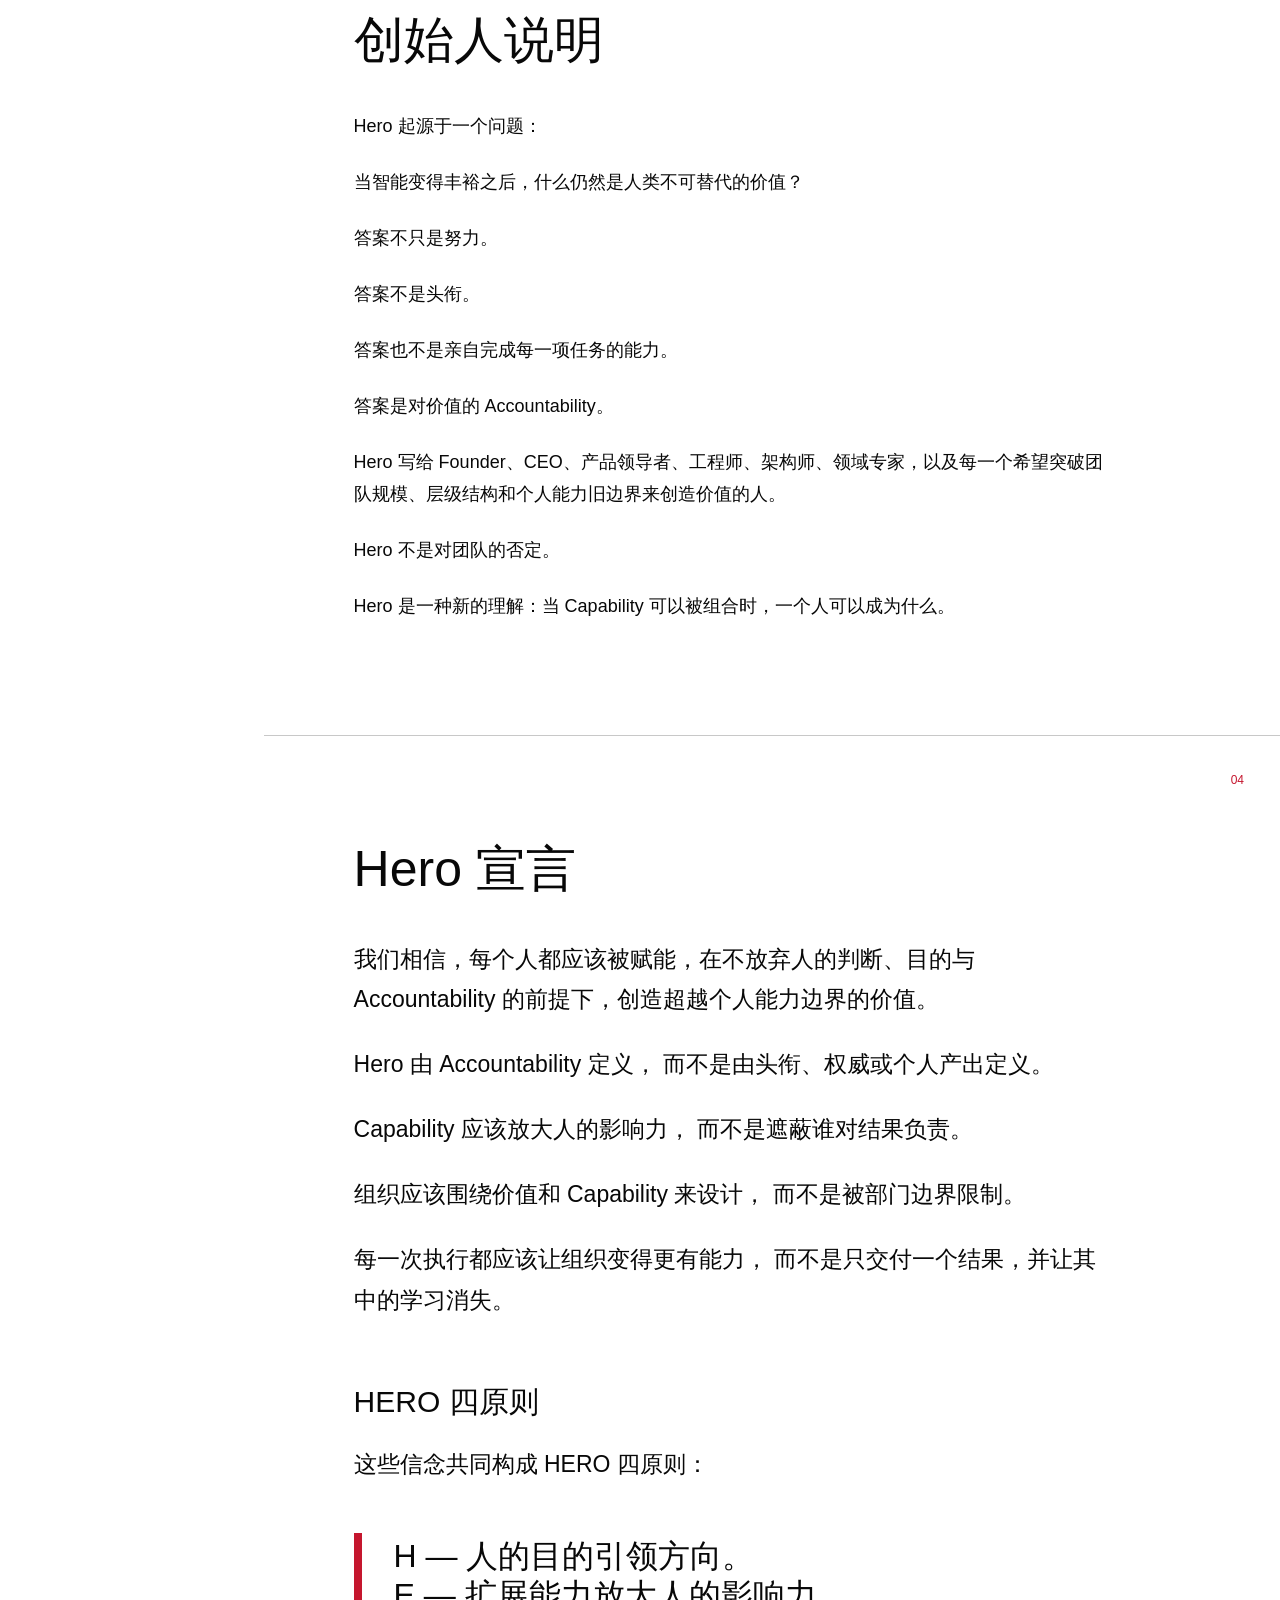
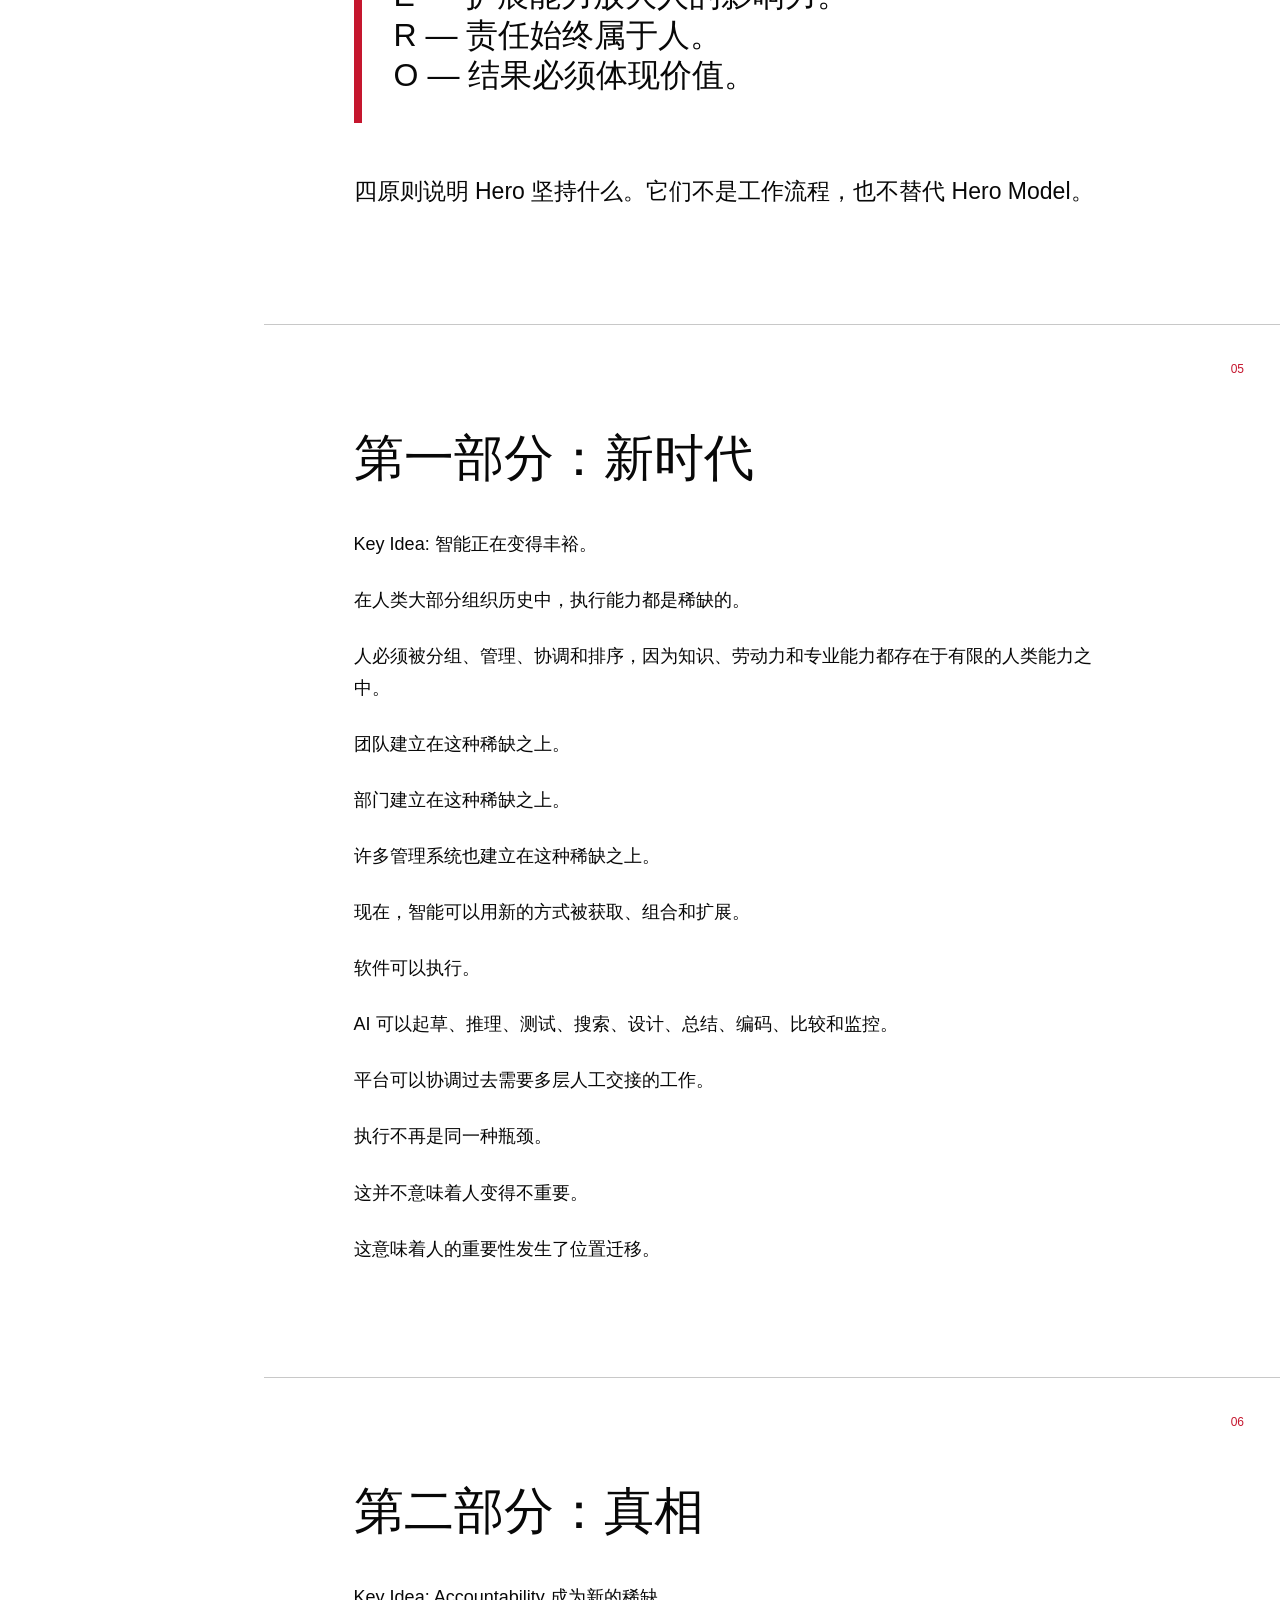
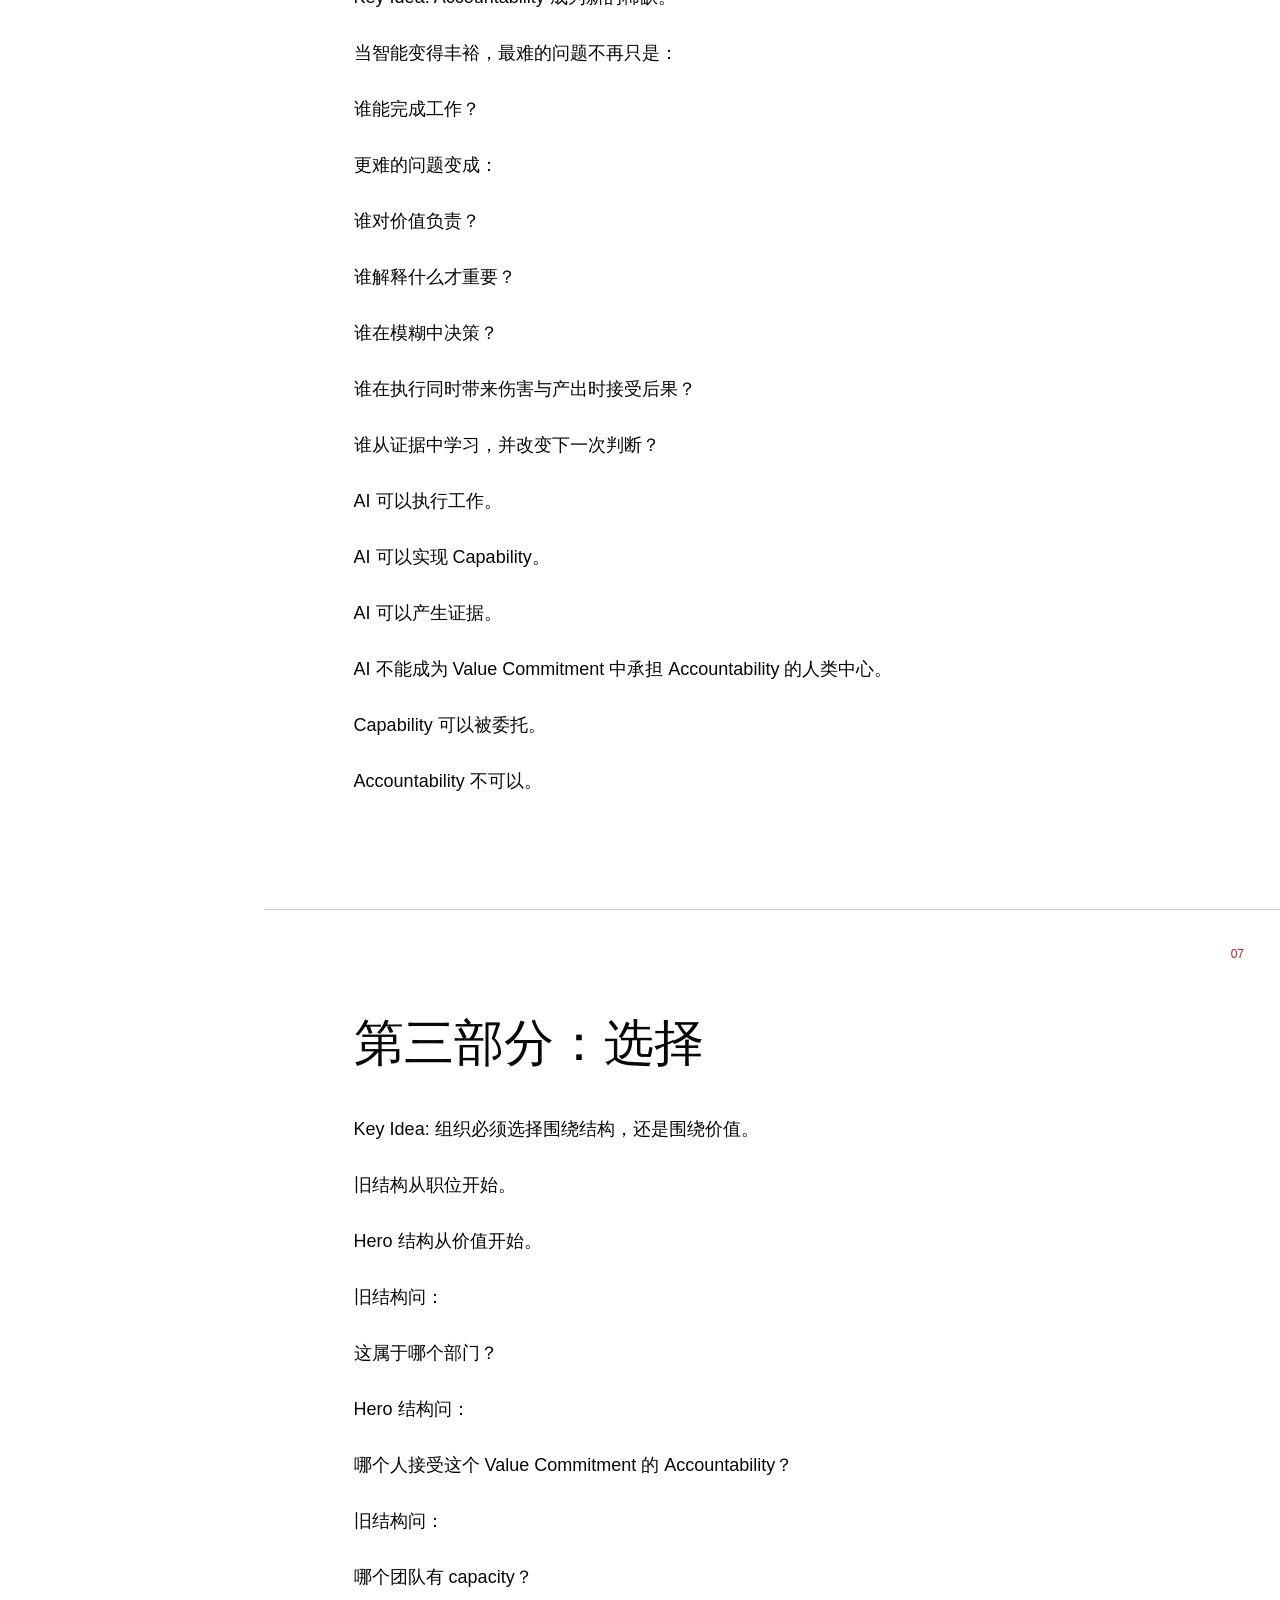
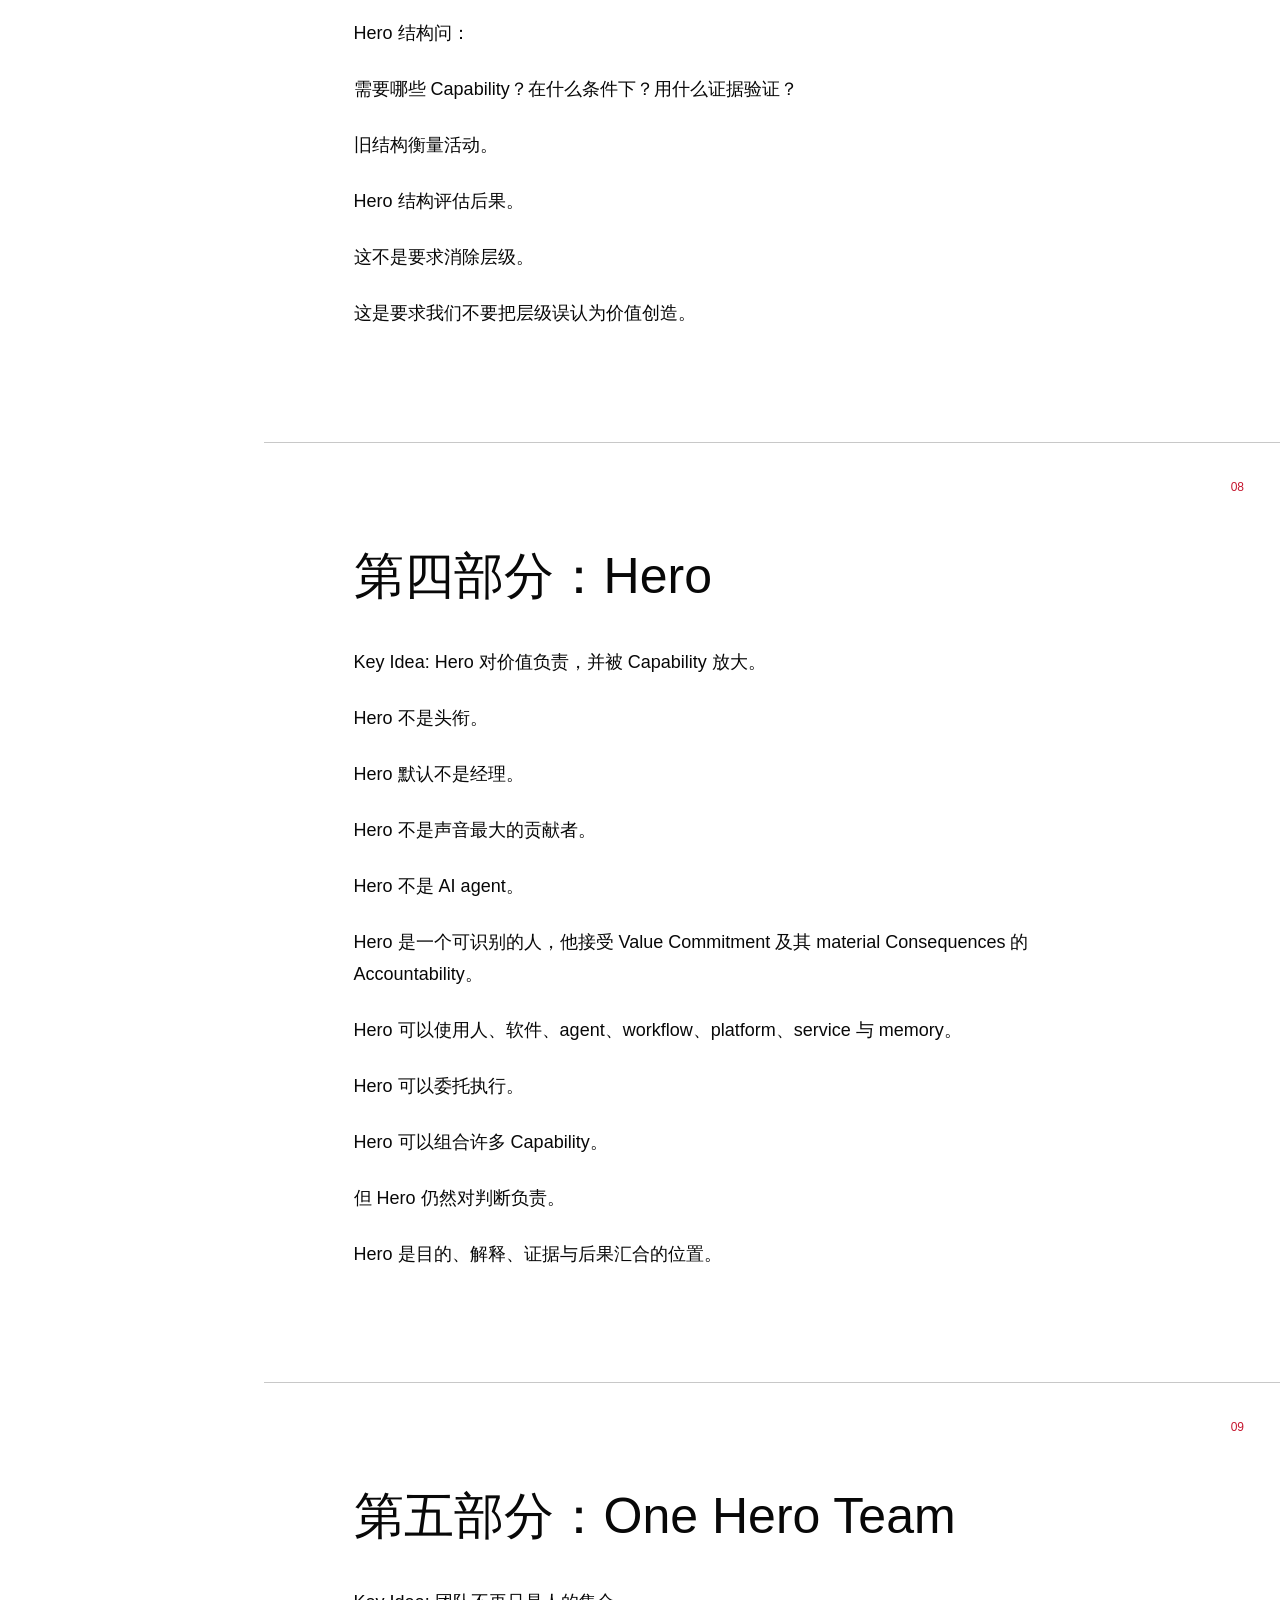
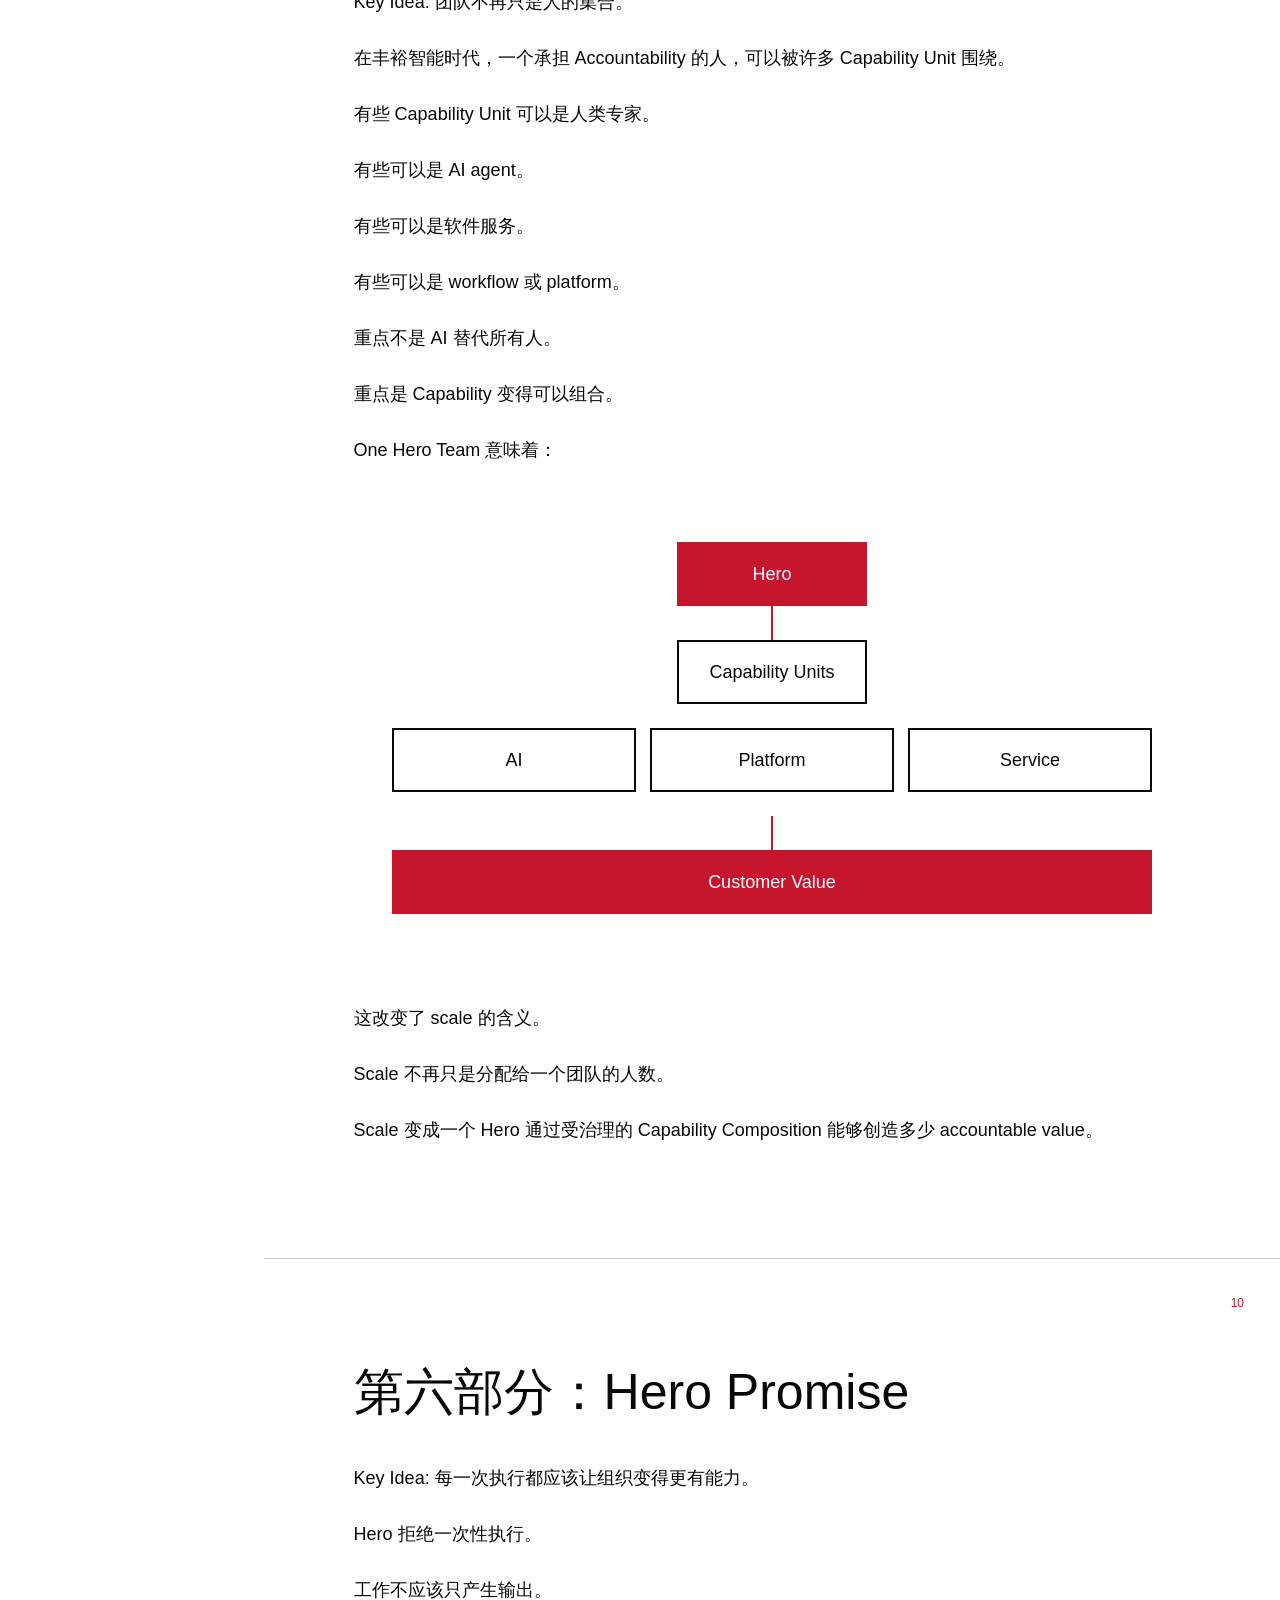
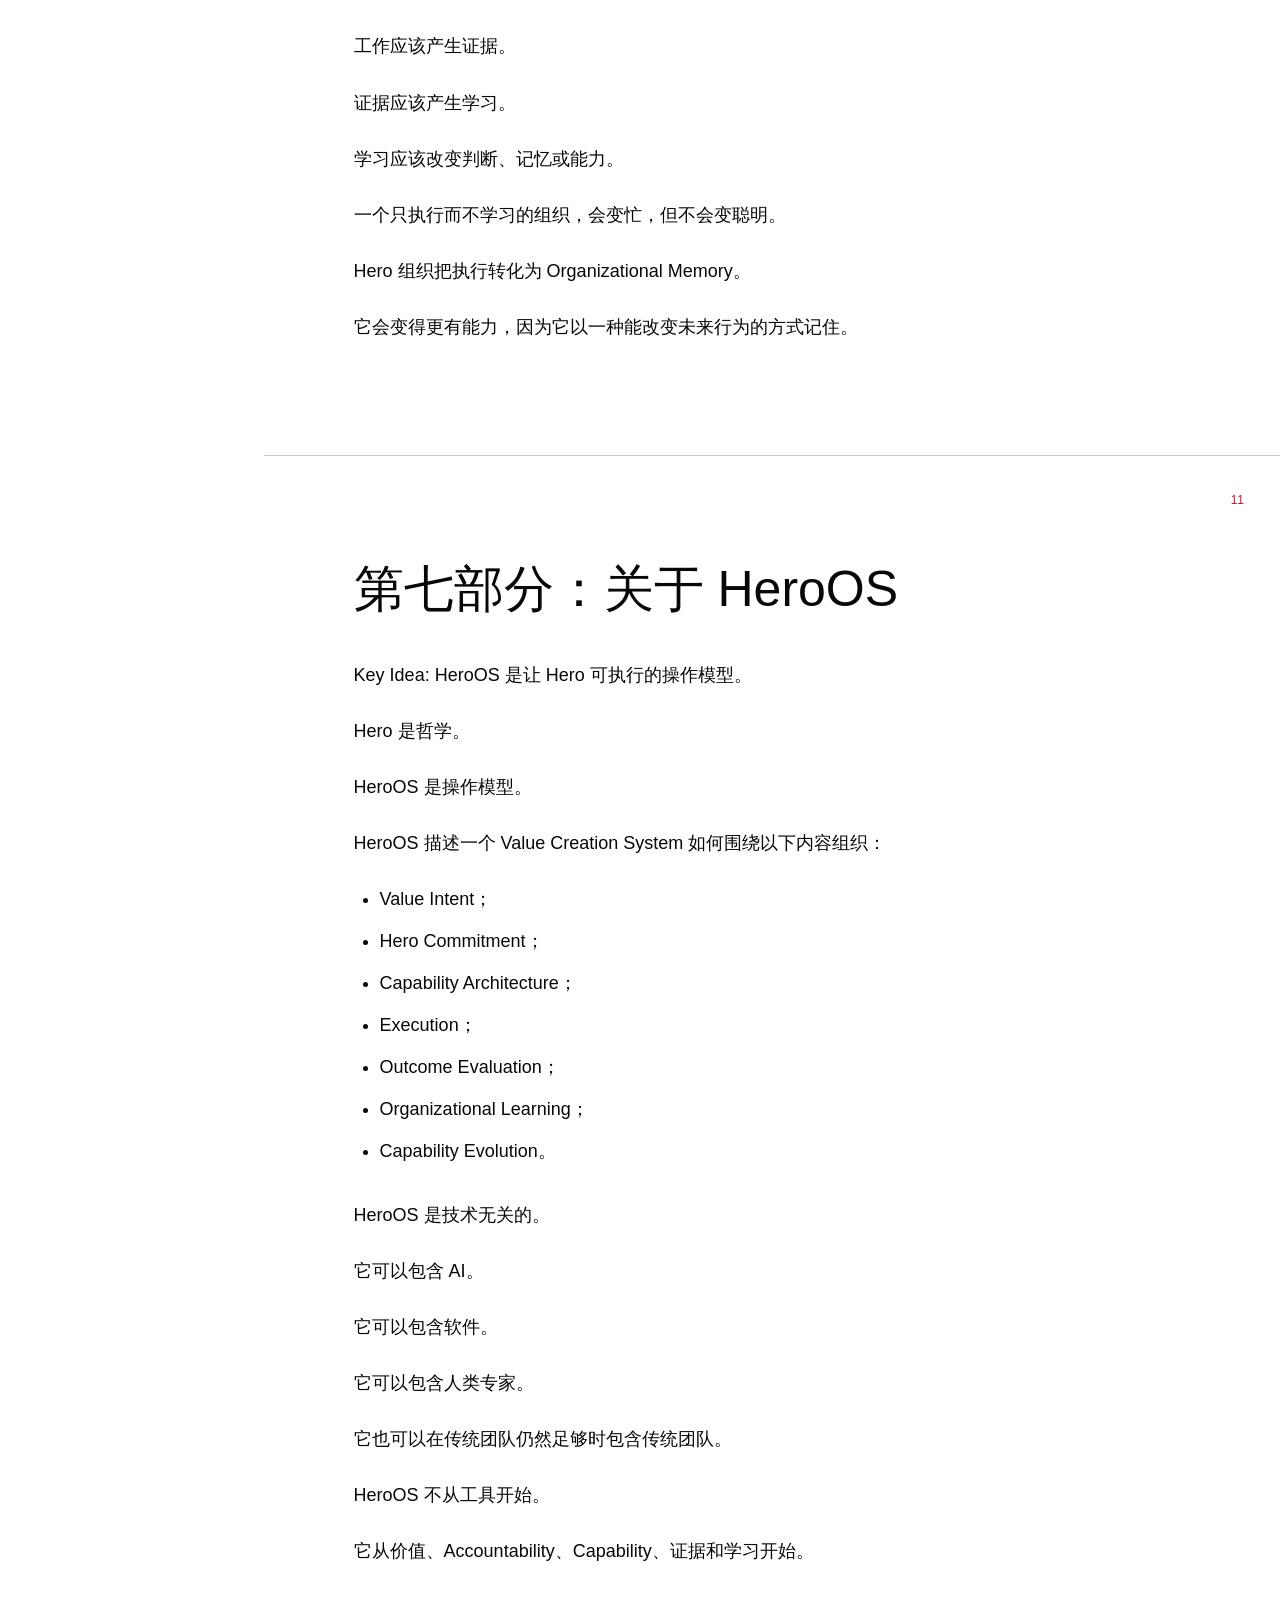
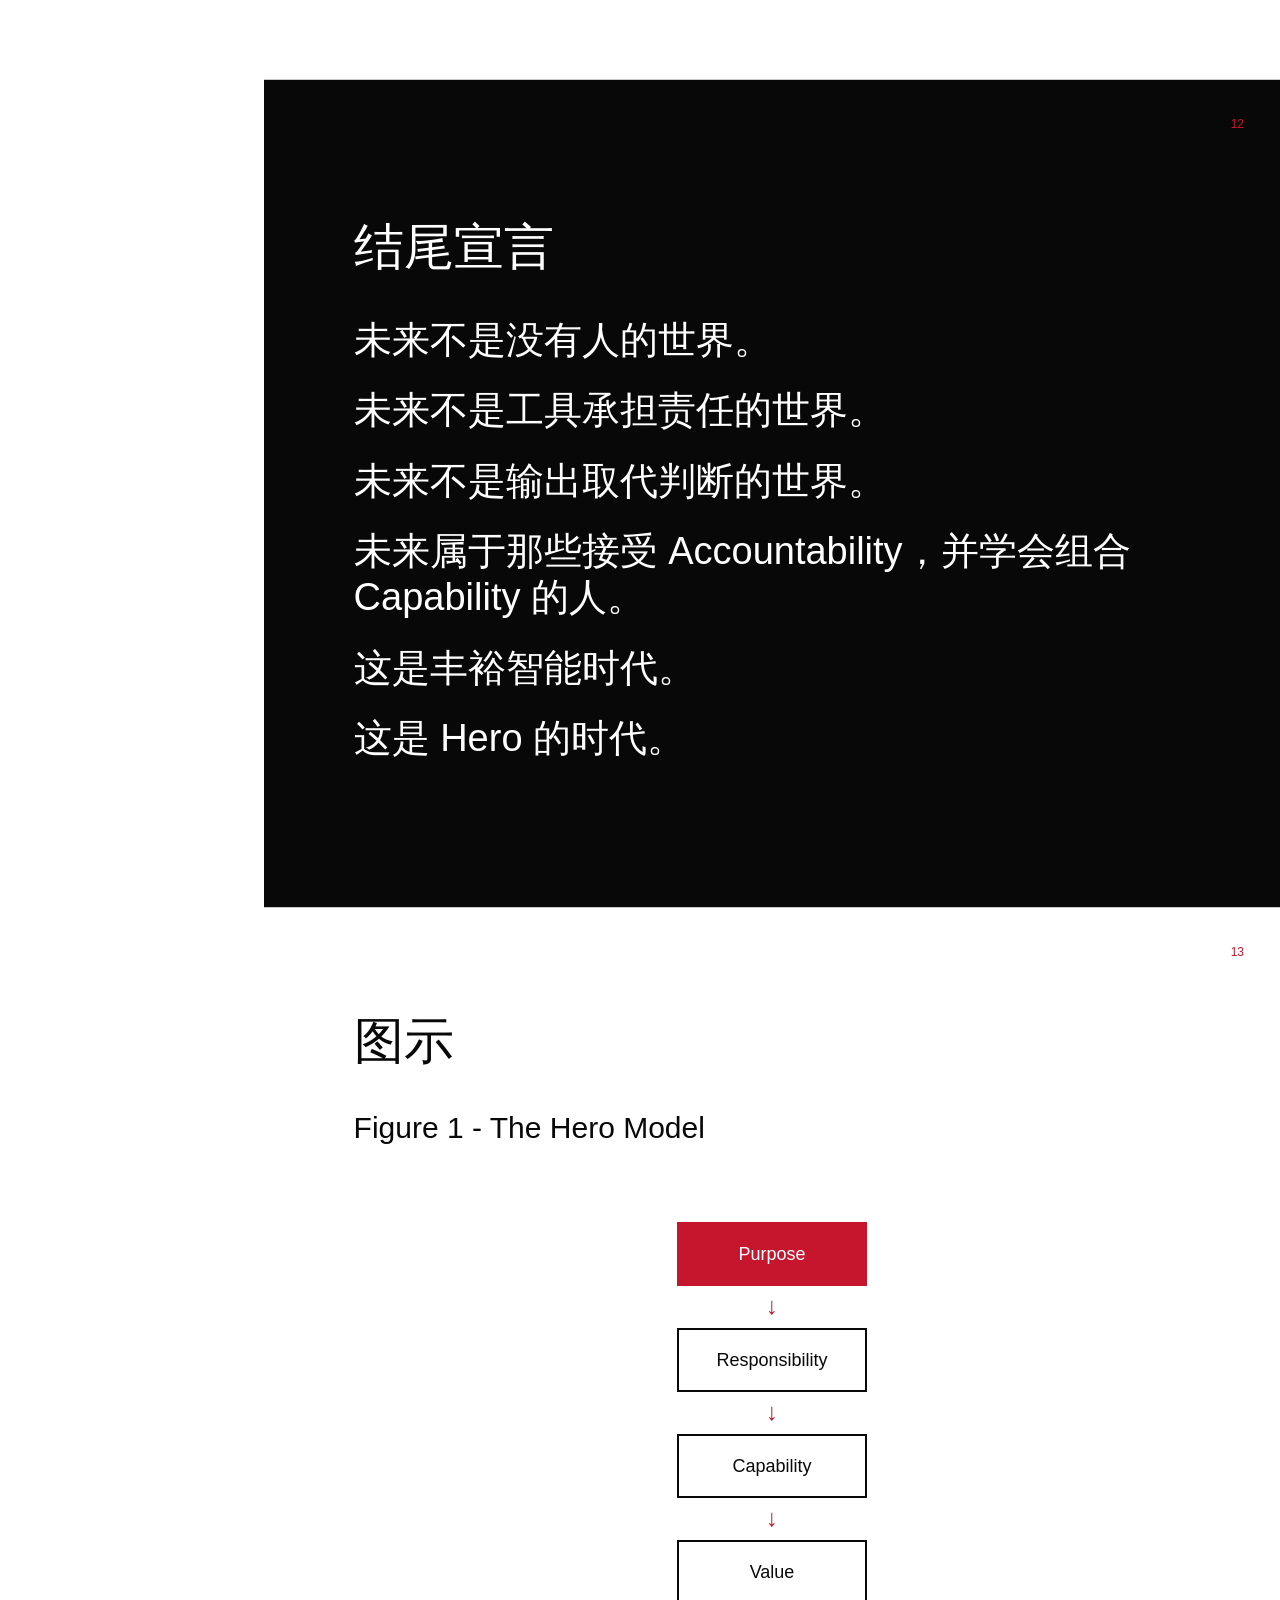
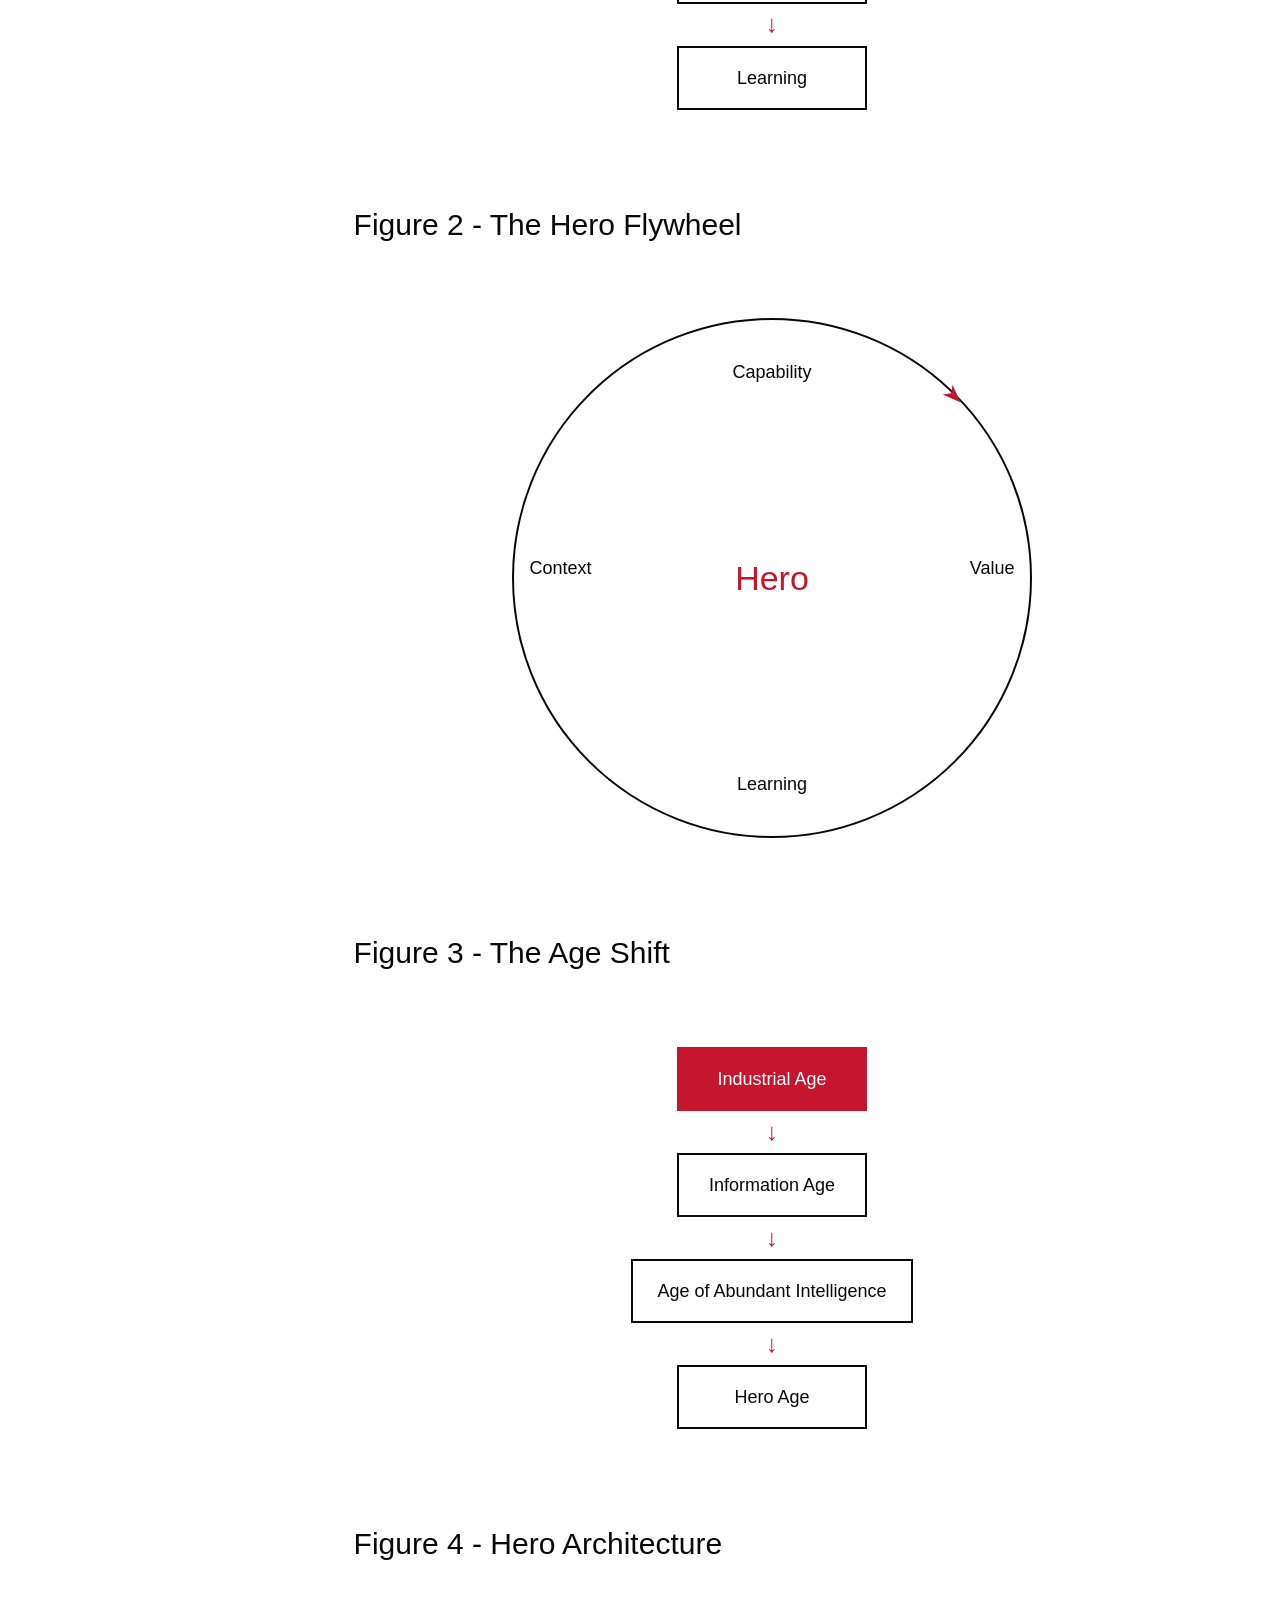
<file: 001-the-hero-manifesto/zh-CN/index.html>
<!doctype html>
<html lang="zh-CN">
<head>
  <meta charset="utf-8">
  <meta name="viewport" content="width=device-width, initial-scale=1">
  <meta name="color-scheme" content="light">
  <meta name="description" content="丰裕智能时代的宣言">
  <meta name="keywords" content="Hero 宣言, 组织宣言, 人类责任, 负责任的人工智能, AI 治理, 未来工作, 集体智慧">
  <link rel="canonical" href="https://sheldonlc.github.io/hero-manifesto/001-the-hero-manifesto/zh-CN/">
  <link rel="alternate" hreflang="en" href="https://sheldonlc.github.io/hero-manifesto/001-the-hero-manifesto/en/">
  <meta property="og:type" content="article"><meta property="og:title" content="Hero 宣言"><meta property="og:description" content="丰裕智能时代关于人类责任、领导力与集体行动的组织级宣言。"><meta property="og:url" content="https://sheldonlc.github.io/hero-manifesto/001-the-hero-manifesto/zh-CN/">
  <title>Hero Canon 001 - Hero 宣言</title>
  <link rel="stylesheet" href="../../assets/hero-publication.css">
</head>
<body data-language="zh-CN">
  <div class="reading-progress" aria-hidden="true"></div>
  <header class="site-header">
    <a class="wordmark" href="../../index.html"><span class="wordmark-mark" aria-hidden="true"></span><span>HERO · 宣言</span></a>
    <nav class="header-links" aria-label="Edition navigation">
      <a href="../en/index.html">English</a>
      <a class="secondary-link" href="../../000-hero-brand-book/zh-CN/index.html">Hero 品牌手册</a>
    </nav>
  </header>
  <div class="publication-shell">
    <aside class="toc" aria-label="Table of contents"><p class="toc-label">中文官方译本</p><ol><li><a href="#cover" data-index="00">封面</a></li><li><a href="#publication-record" data-index="00">出版记录</a></li><li><a href="#section-01" data-index="01">版权页</a></li><li><a href="#section-02" data-index="02">献词</a></li><li><a href="#section-03" data-index="03">创始人说明</a></li><li><a href="#section-04" data-index="04">Hero 宣言</a></li><li><a href="#section-05" data-index="05">第一部分：新时代</a></li><li><a href="#section-06" data-index="06">第二部分：真相</a></li><li><a href="#section-07" data-index="07">第三部分：选择</a></li><li><a href="#section-08" data-index="08">第四部分：Hero</a></li><li><a href="#section-09" data-index="09">第五部分：One Hero Team</a></li><li><a href="#section-10" data-index="10">第六部分：Hero Promise</a></li><li><a href="#section-11" data-index="11">第七部分：关于 HeroOS</a></li><li><a href="#section-12" data-index="12">结尾宣言</a></li><li><a href="#section-13" data-index="13">图示</a></li><li><a href="#section-14" data-index="14">版本历史</a></li></ol></aside>
    <main class="canon">
      <section class="canon-section cover-section" id="cover"><div class="cover-grid"><div class="cover-content"><div><p class="cover-canon">Canon 001 · Version 1.1</p><div class="cover-hero">HERO</div><h1 class="cover-title">HERO 宣言</h1><p class="cover-tagline">丰裕智能时代的宣言</p></div><div class="cover-footer"><span>Yin Bo</span><span>Founding Edition</span><span>2026</span></div></div><div class="cover-rule"></div></div></section>
      <section class="canon-section metadata-section" id="publication-record"><span class="section-index">00</span><div class="section-inner"><p class="section-kicker">Hero Publication Standard</p><h2 class="section-title">出版记录</h2><dl class="metadata-grid"><div><dt>Document Number</dt><dd>Hero Canon No.001</dd></div><div><dt>Title</dt><dd>The Hero Manifesto</dd></div><div><dt>Version</dt><dd>1.1</dd></div><div><dt>Status</dt><dd>Founding Edition</dd></div><div><dt>Language</dt><dd>Chinese (Simplified Official Translation)</dd></div><div><dt>Source of Truth</dt><dd>English</dd></div><div><dt>Author</dt><dd>Yin Bo</dd></div><div><dt>Contributors</dt><dd>To be confirmed</dd></div><div><dt>Reviewers</dt><dd>To be confirmed</dd></div><div><dt>Approved By</dt><dd>Yin Bo</dd></div><div><dt>Last Updated</dt><dd>2026-07-27</dd></div><div><dt>License</dt><dd>To be confirmed</dd></div></dl></div></section>
      <section class="canon-section copyright-section" id="section-01" data-title="版权页"><span class="section-index">01</span><div class="section-inner"><h2 class="section-title">版权页</h2><div class="section-body"><p>Copyright (c) Hero Project.</p>
<p>All rights and license terms are to be confirmed.</p>
<p>本文档属于 Hero Canon。</p>
</div></div></section>
<section class="canon-section feature-section" id="section-02" data-title="献词"><span class="section-index">02</span><div class="section-inner"><h2 class="section-title">献词</h2><div class="section-body"><p>献给那些在能力随手可得的时代，仍然选择承担责任的人。</p>
</div></div></section>
<section class="canon-section" id="section-03" data-title="创始人说明"><span class="section-index">03</span><div class="section-inner"><h2 class="section-title">创始人说明</h2><div class="section-body"><p>Hero 起源于一个问题：</p>
<p>当智能变得丰裕之后，什么仍然是人类不可替代的价值？</p>
<p>答案不只是努力。</p>
<p>答案不是头衔。</p>
<p>答案也不是亲自完成每一项任务的能力。</p>
<p>答案是对价值的 Accountability。</p>
<p>Hero 写给 Founder、CEO、产品领导者、工程师、架构师、领域专家，以及每一个希望突破团队规模、层级结构和个人能力旧边界来创造价值的人。</p>
<p>Hero 不是对团队的否定。</p>
<p>Hero 是一种新的理解：当 Capability 可以被组合时，一个人可以成为什么。</p>
</div></div></section>
<section class="canon-section manifesto-section" id="section-04" data-title="Hero 宣言"><span class="section-index">04</span><div class="section-inner"><h2 class="section-title">Hero 宣言</h2><div class="section-body"><p>我们相信，每个人都应该被赋能，在不放弃人的判断、目的与 Accountability 的前提下，创造超越个人能力边界的价值。</p>
<p><strong>Hero 由 Accountability 定义，</strong> 而不是由头衔、权威或个人产出定义。</p>
<p><strong>Capability 应该放大人的影响力，</strong> 而不是遮蔽谁对结果负责。</p>
<p><strong>组织应该围绕价值和 Capability 来设计，</strong> 而不是被部门边界限制。</p>
<p><strong>每一次执行都应该让组织变得更有能力，</strong> 而不是只交付一个结果，并让其中的学习消失。</p>
<h3>HERO 四原则</h3>
<p>这些信念共同构成 HERO 四原则：</p>
<blockquote>
<p><strong>H — 人的目的引领方向。</strong><br><strong>E — 扩展能力放大人的影响力。</strong><br><strong>R — 责任始终属于人。</strong><br><strong>O — 结果必须体现价值。</strong></p>
</blockquote>
<p>四原则说明 Hero 坚持什么。它们不是工作流程，也不替代 Hero Model。</p>
</div></div></section>
<section class="canon-section" id="section-05" data-title="第一部分：新时代"><span class="section-index">05</span><div class="section-inner"><h2 class="section-title">第一部分：新时代</h2><div class="section-body"><p>Key Idea:
智能正在变得丰裕。</p>
<p>在人类大部分组织历史中，执行能力都是稀缺的。</p>
<p>人必须被分组、管理、协调和排序，因为知识、劳动力和专业能力都存在于有限的人类能力之中。</p>
<p>团队建立在这种稀缺之上。</p>
<p>部门建立在这种稀缺之上。</p>
<p>许多管理系统也建立在这种稀缺之上。</p>
<p>现在，智能可以用新的方式被获取、组合和扩展。</p>
<p>软件可以执行。</p>
<p>AI 可以起草、推理、测试、搜索、设计、总结、编码、比较和监控。</p>
<p>平台可以协调过去需要多层人工交接的工作。</p>
<p>执行不再是同一种瓶颈。</p>
<p>这并不意味着人变得不重要。</p>
<p>这意味着人的重要性发生了位置迁移。</p>
</div></div></section>
<section class="canon-section" id="section-06" data-title="第二部分：真相"><span class="section-index">06</span><div class="section-inner"><h2 class="section-title">第二部分：真相</h2><div class="section-body"><p>Key Idea:
Accountability 成为新的稀缺。</p>
<p>当智能变得丰裕，最难的问题不再只是：</p>
<p>谁能完成工作？</p>
<p>更难的问题变成：</p>
<p>谁对价值负责？</p>
<p>谁解释什么才重要？</p>
<p>谁在模糊中决策？</p>
<p>谁在执行同时带来伤害与产出时接受后果？</p>
<p>谁从证据中学习，并改变下一次判断？</p>
<p>AI 可以执行工作。</p>
<p>AI 可以实现 Capability。</p>
<p>AI 可以产生证据。</p>
<p>AI 不能成为 Value Commitment 中承担 Accountability 的人类中心。</p>
<p>Capability 可以被委托。</p>
<p>Accountability 不可以。</p>
</div></div></section>
<section class="canon-section" id="section-07" data-title="第三部分：选择"><span class="section-index">07</span><div class="section-inner"><h2 class="section-title">第三部分：选择</h2><div class="section-body"><p>Key Idea:
组织必须选择围绕结构，还是围绕价值。</p>
<p>旧结构从职位开始。</p>
<p>Hero 结构从价值开始。</p>
<p>旧结构问：</p>
<p>这属于哪个部门？</p>
<p>Hero 结构问：</p>
<p>哪个人接受这个 Value Commitment 的 Accountability？</p>
<p>旧结构问：</p>
<p>哪个团队有 capacity？</p>
<p>Hero 结构问：</p>
<p>需要哪些 Capability？在什么条件下？用什么证据验证？</p>
<p>旧结构衡量活动。</p>
<p>Hero 结构评估后果。</p>
<p>这不是要求消除层级。</p>
<p>这是要求我们不要把层级误认为价值创造。</p>
</div></div></section>
<section class="canon-section" id="section-08" data-title="第四部分：Hero"><span class="section-index">08</span><div class="section-inner"><h2 class="section-title">第四部分：Hero</h2><div class="section-body"><p>Key Idea:
Hero 对价值负责，并被 Capability 放大。</p>
<p>Hero 不是头衔。</p>
<p>Hero 默认不是经理。</p>
<p>Hero 不是声音最大的贡献者。</p>
<p>Hero 不是 AI agent。</p>
<p>Hero 是一个可识别的人，他接受 Value Commitment 及其 material Consequences 的 Accountability。</p>
<p>Hero 可以使用人、软件、agent、workflow、platform、service 与 memory。</p>
<p>Hero 可以委托执行。</p>
<p>Hero 可以组合许多 Capability。</p>
<p>但 Hero 仍然对判断负责。</p>
<p>Hero 是目的、解释、证据与后果汇合的位置。</p>
</div></div></section>
<section class="canon-section" id="section-09" data-title="第五部分：One Hero Team"><span class="section-index">09</span><div class="section-inner"><h2 class="section-title">第五部分：One Hero Team</h2><div class="section-body"><p>Key Idea:
团队不再只是人的集合。</p>
<p>在丰裕智能时代，一个承担 Accountability 的人，可以被许多 Capability Unit 围绕。</p>
<p>有些 Capability Unit 可以是人类专家。</p>
<p>有些可以是 AI agent。</p>
<p>有些可以是软件服务。</p>
<p>有些可以是 workflow 或 platform。</p>
<p>重点不是 AI 替代所有人。</p>
<p>重点是 Capability 变得可以组合。</p>
<p>One Hero Team 意味着：</p>
<div class="diagram"><div class="diagram-vertical"><div class="diagram-node primary">Hero</div><div class="diagram-line"></div><div class="diagram-node">Capability Units</div></div><div class="diagram-branches"><div class="diagram-node">AI</div><div class="diagram-node">Platform</div><div class="diagram-node">Service</div></div><div class="diagram-line"></div><div class="diagram-node primary" style="margin:0 auto">Customer Value</div></div>
<p>这改变了 scale 的含义。</p>
<p>Scale 不再只是分配给一个团队的人数。</p>
<p>Scale 变成一个 Hero 通过受治理的 Capability Composition 能够创造多少 accountable value。</p>
</div></div></section>
<section class="canon-section" id="section-10" data-title="第六部分：Hero Promise"><span class="section-index">10</span><div class="section-inner"><h2 class="section-title">第六部分：Hero Promise</h2><div class="section-body"><p>Key Idea:
每一次执行都应该让组织变得更有能力。</p>
<p>Hero 拒绝一次性执行。</p>
<p>工作不应该只产生输出。</p>
<p>工作应该产生证据。</p>
<p>证据应该产生学习。</p>
<p>学习应该改变判断、记忆或能力。</p>
<p>一个只执行而不学习的组织，会变忙，但不会变聪明。</p>
<p>Hero 组织把执行转化为 Organizational Memory。</p>
<p>它会变得更有能力，因为它以一种能改变未来行为的方式记住。</p>
</div></div></section>
<section class="canon-section" id="section-11" data-title="第七部分：关于 HeroOS"><span class="section-index">11</span><div class="section-inner"><h2 class="section-title">第七部分：关于 HeroOS</h2><div class="section-body"><p>Key Idea:
HeroOS 是让 Hero 可执行的操作模型。</p>
<p>Hero 是哲学。</p>
<p>HeroOS 是操作模型。</p>
<p>HeroOS 描述一个 Value Creation System 如何围绕以下内容组织：</p>
<ul>
<li>Value Intent；</li>
<li>Hero Commitment；</li>
<li>Capability Architecture；</li>
<li>Execution；</li>
<li>Outcome Evaluation；</li>
<li>Organizational Learning；</li>
<li>Capability Evolution。</li>
</ul>
<p>HeroOS 是技术无关的。</p>
<p>它可以包含 AI。</p>
<p>它可以包含软件。</p>
<p>它可以包含人类专家。</p>
<p>它也可以在传统团队仍然足够时包含传统团队。</p>
<p>HeroOS 不从工具开始。</p>
<p>它从价值、Accountability、Capability、证据和学习开始。</p>
</div></div></section>
<section class="canon-section feature-section" id="section-12" data-title="结尾宣言"><span class="section-index">12</span><div class="section-inner"><h2 class="section-title">结尾宣言</h2><div class="section-body"><p>未来不是没有人的世界。</p>
<p>未来不是工具承担责任的世界。</p>
<p>未来不是输出取代判断的世界。</p>
<p>未来属于那些接受 Accountability，并学会组合 Capability 的人。</p>
<p>这是丰裕智能时代。</p>
<p>这是 Hero 的时代。</p>
</div></div></section>
<section class="canon-section" id="section-13" data-title="图示"><span class="section-index">13</span><div class="section-inner"><h2 class="section-title">图示</h2><div class="section-body"><h3>Figure 1 - The Hero Model</h3><div class="diagram diagram-vertical"><div class="diagram-node primary">Purpose</div><div class="diagram-arrow">&#8595;</div><div class="diagram-node">Responsibility</div><div class="diagram-arrow">&#8595;</div><div class="diagram-node">Capability</div><div class="diagram-arrow">&#8595;</div><div class="diagram-node">Value</div><div class="diagram-arrow">&#8595;</div><div class="diagram-node">Learning</div></div>
<h3>Figure 2 - The Hero Flywheel</h3><div class="diagram"><div class="flywheel"><div class="flywheel-center">Hero</div><div class="flywheel-node">Capability</div><div class="flywheel-node">Value</div><div class="flywheel-node">Learning</div><div class="flywheel-node">Context</div></div></div>
<h3>Figure 3 - The Age Shift</h3><div class="diagram diagram-vertical"><div class="diagram-node primary">Industrial Age</div><div class="diagram-arrow">&#8595;</div><div class="diagram-node">Information Age</div><div class="diagram-arrow">&#8595;</div><div class="diagram-node">Age of Abundant Intelligence</div><div class="diagram-arrow">&#8595;</div><div class="diagram-node">Hero Age</div></div>
<h3>Figure 4 - Hero Architecture</h3><div class="diagram diagram-vertical"><div class="diagram-node primary">Hero</div><div class="diagram-arrow">&#8595;</div><div class="diagram-node">HeroOS</div><div class="diagram-arrow">&#8595;</div><div class="diagram-node">Capability Units</div><div class="diagram-arrow">&#8595;</div><div class="diagram-node">Execution</div><div class="diagram-arrow">&#8595;</div><div class="diagram-node">Value</div></div>
</div></div></section>
<section class="canon-section version-section" id="section-14" data-title="版本历史"><span class="section-index">14</span><div class="section-inner"><h2 class="section-title">版本历史</h2><div class="section-body"><table>
<thead>
<tr>
<th>Version</th>
<th>Date</th>
<th>Status</th>
<th>Notes</th>
</tr>
</thead>
<tbody><tr>
<td>1.1</td>
<td>2026-07-27</td>
<td>Founding Edition</td>
<td>增加 HERO 四原则的公开宣言</td>
</tr>
<tr>
<td>1.0</td>
<td>2026-07-27</td>
<td>Founding Edition</td>
<td>第一版冻结宣言基线</td>
</tr>
</tbody></table>
</div></div></section>
    </main>
  </div>
  <script src="../../assets/hero-publication.js"></script>
</body>
</html>
</file>
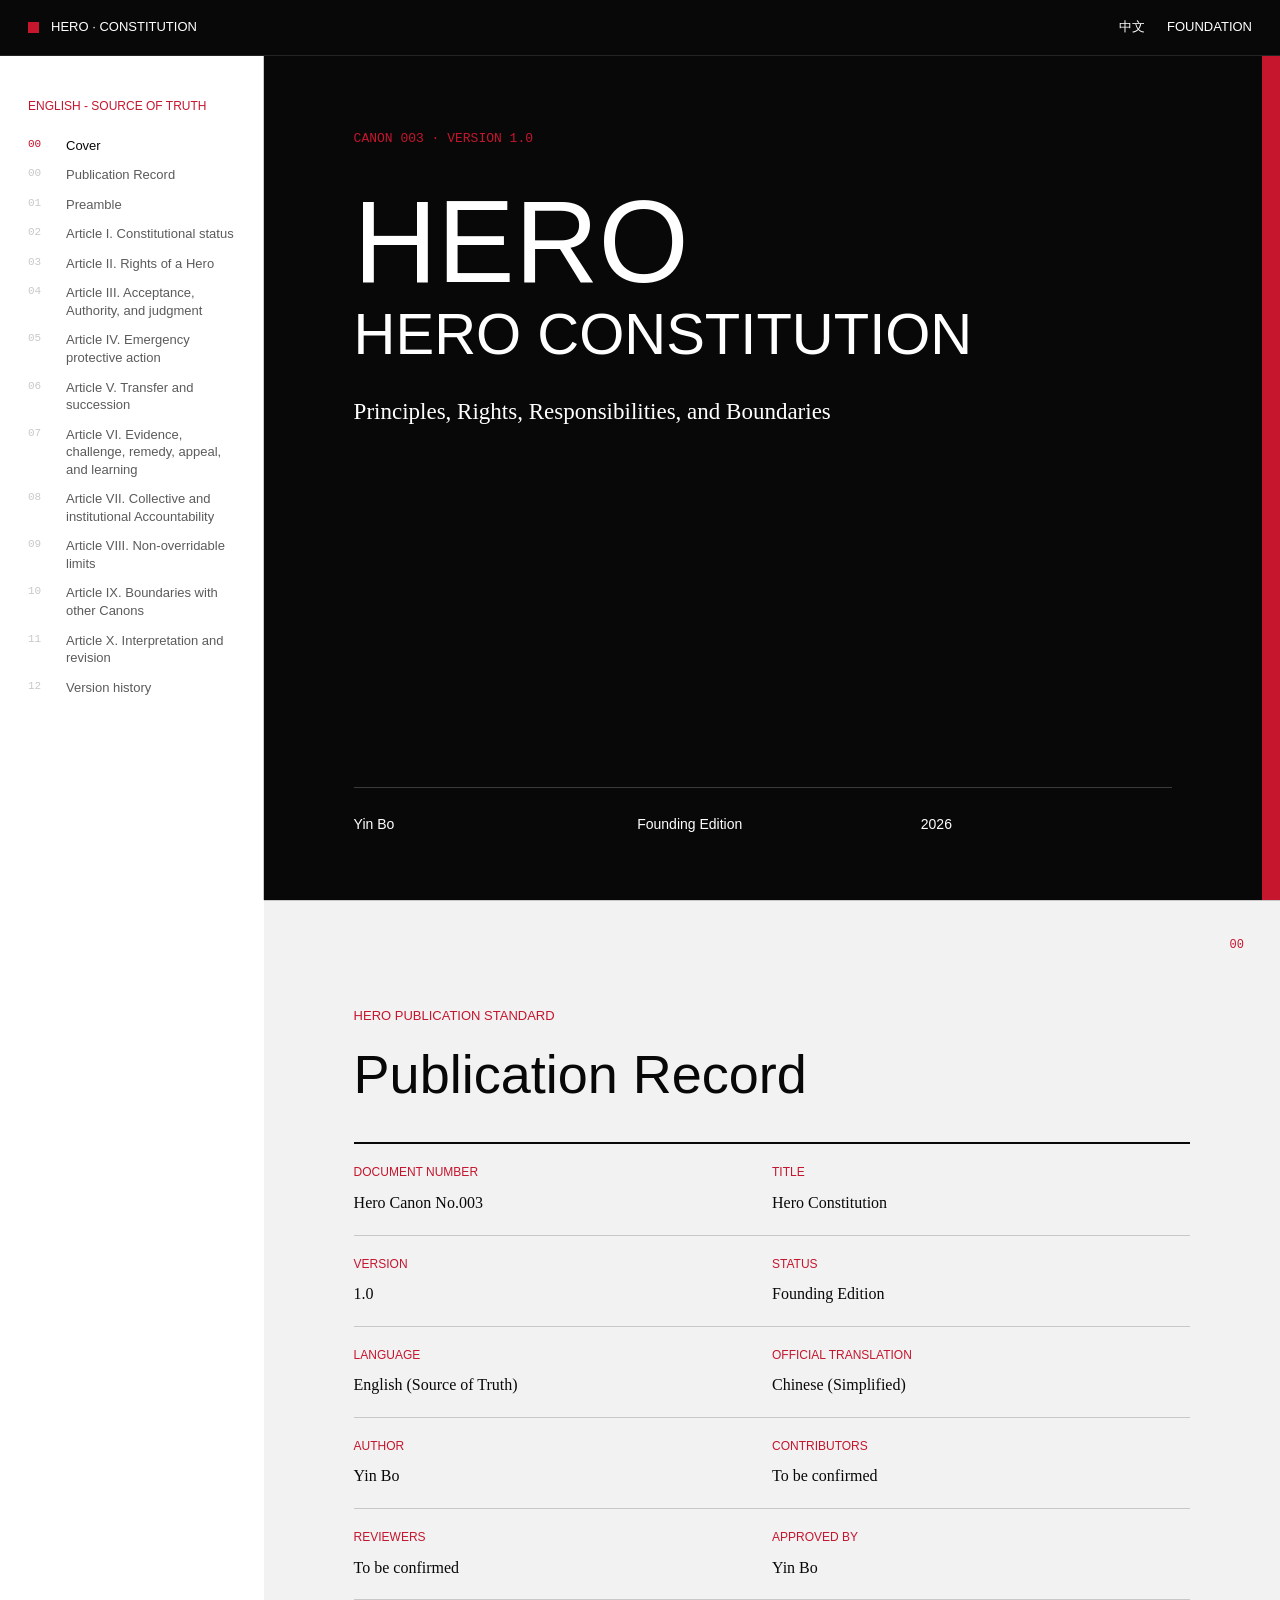
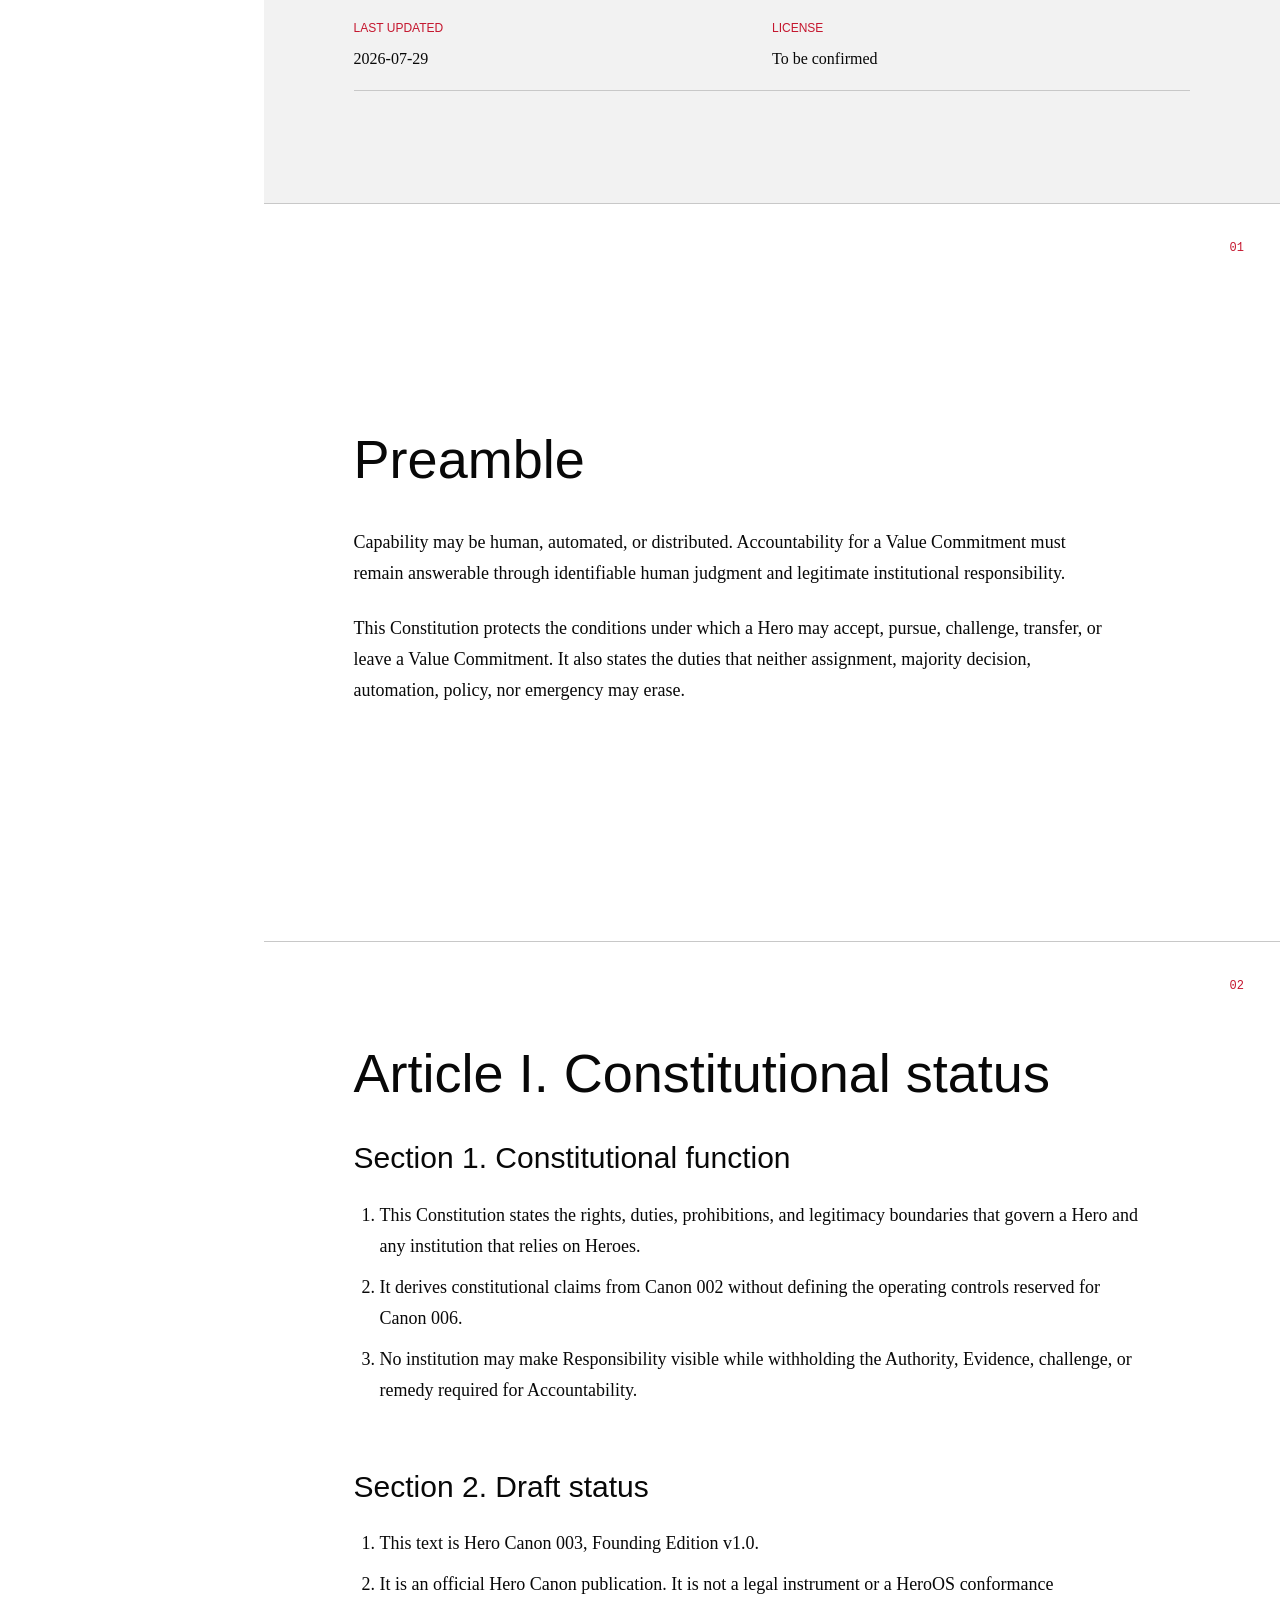
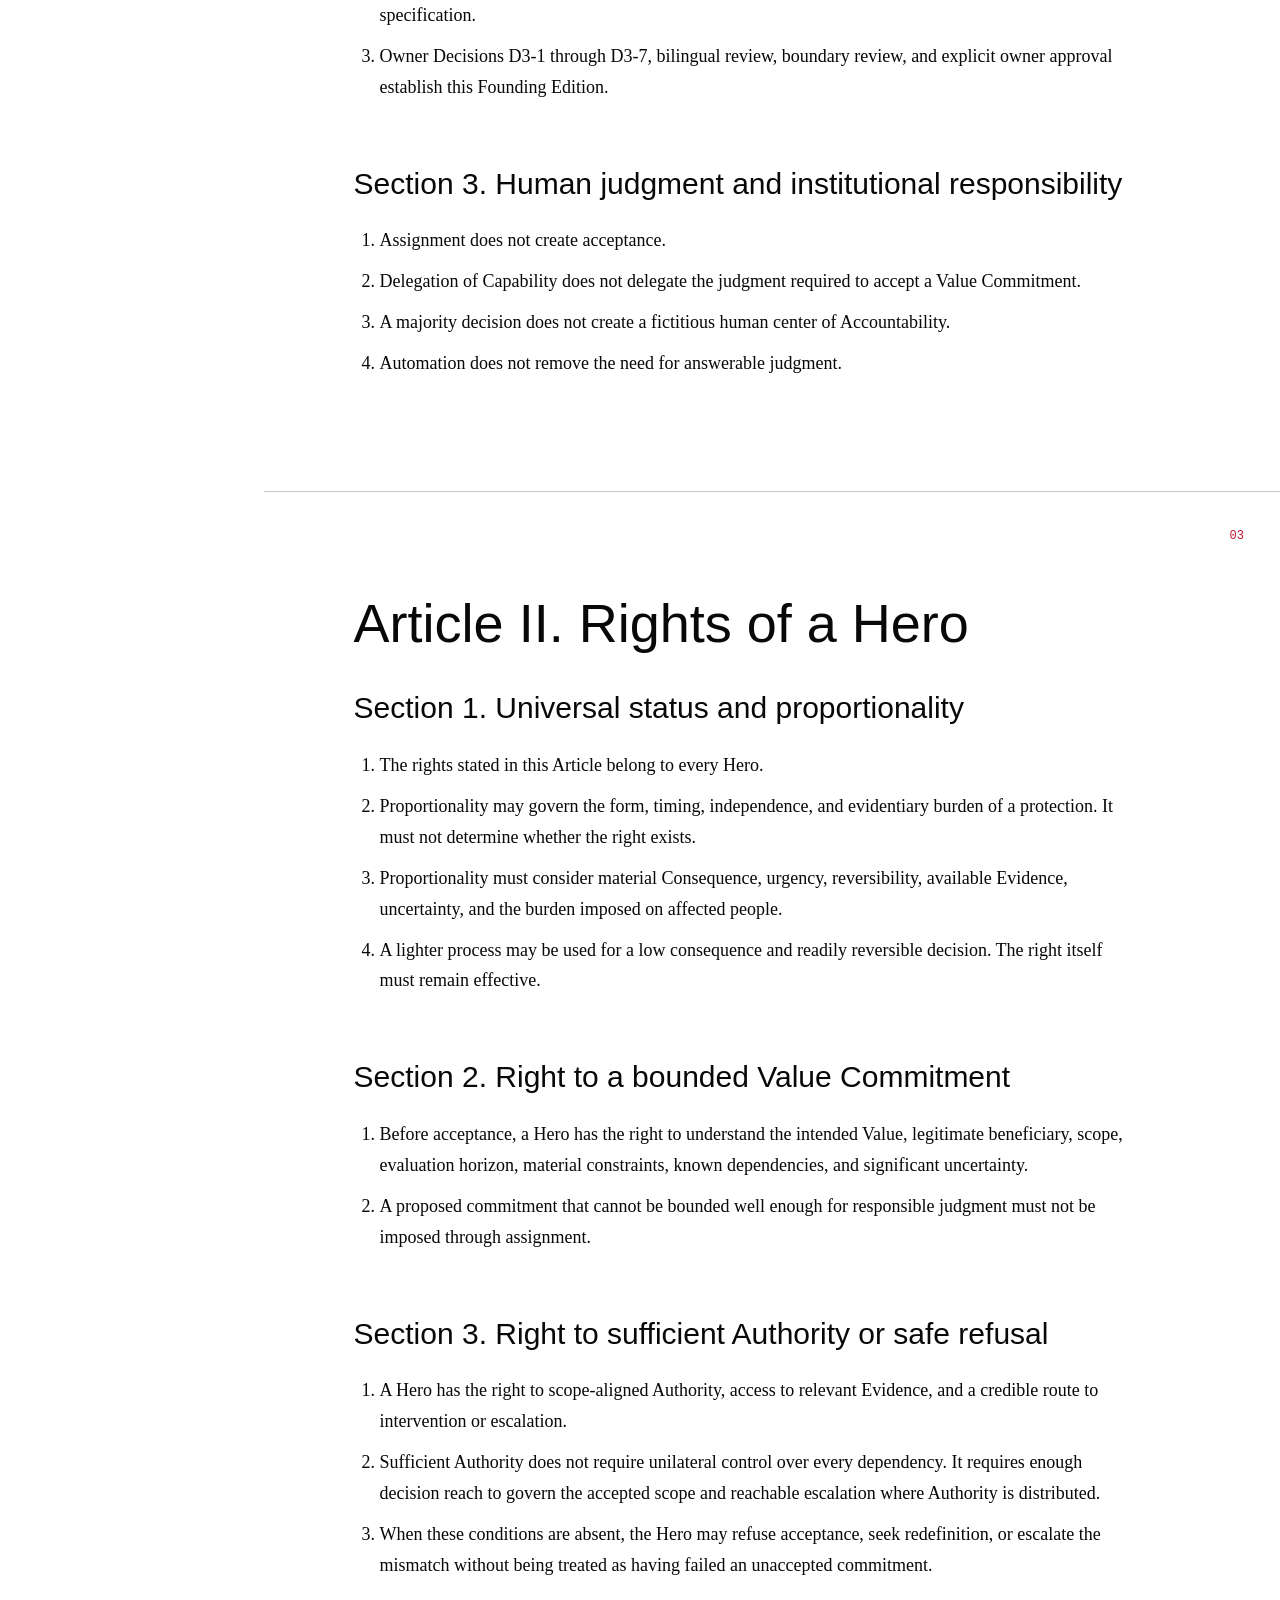
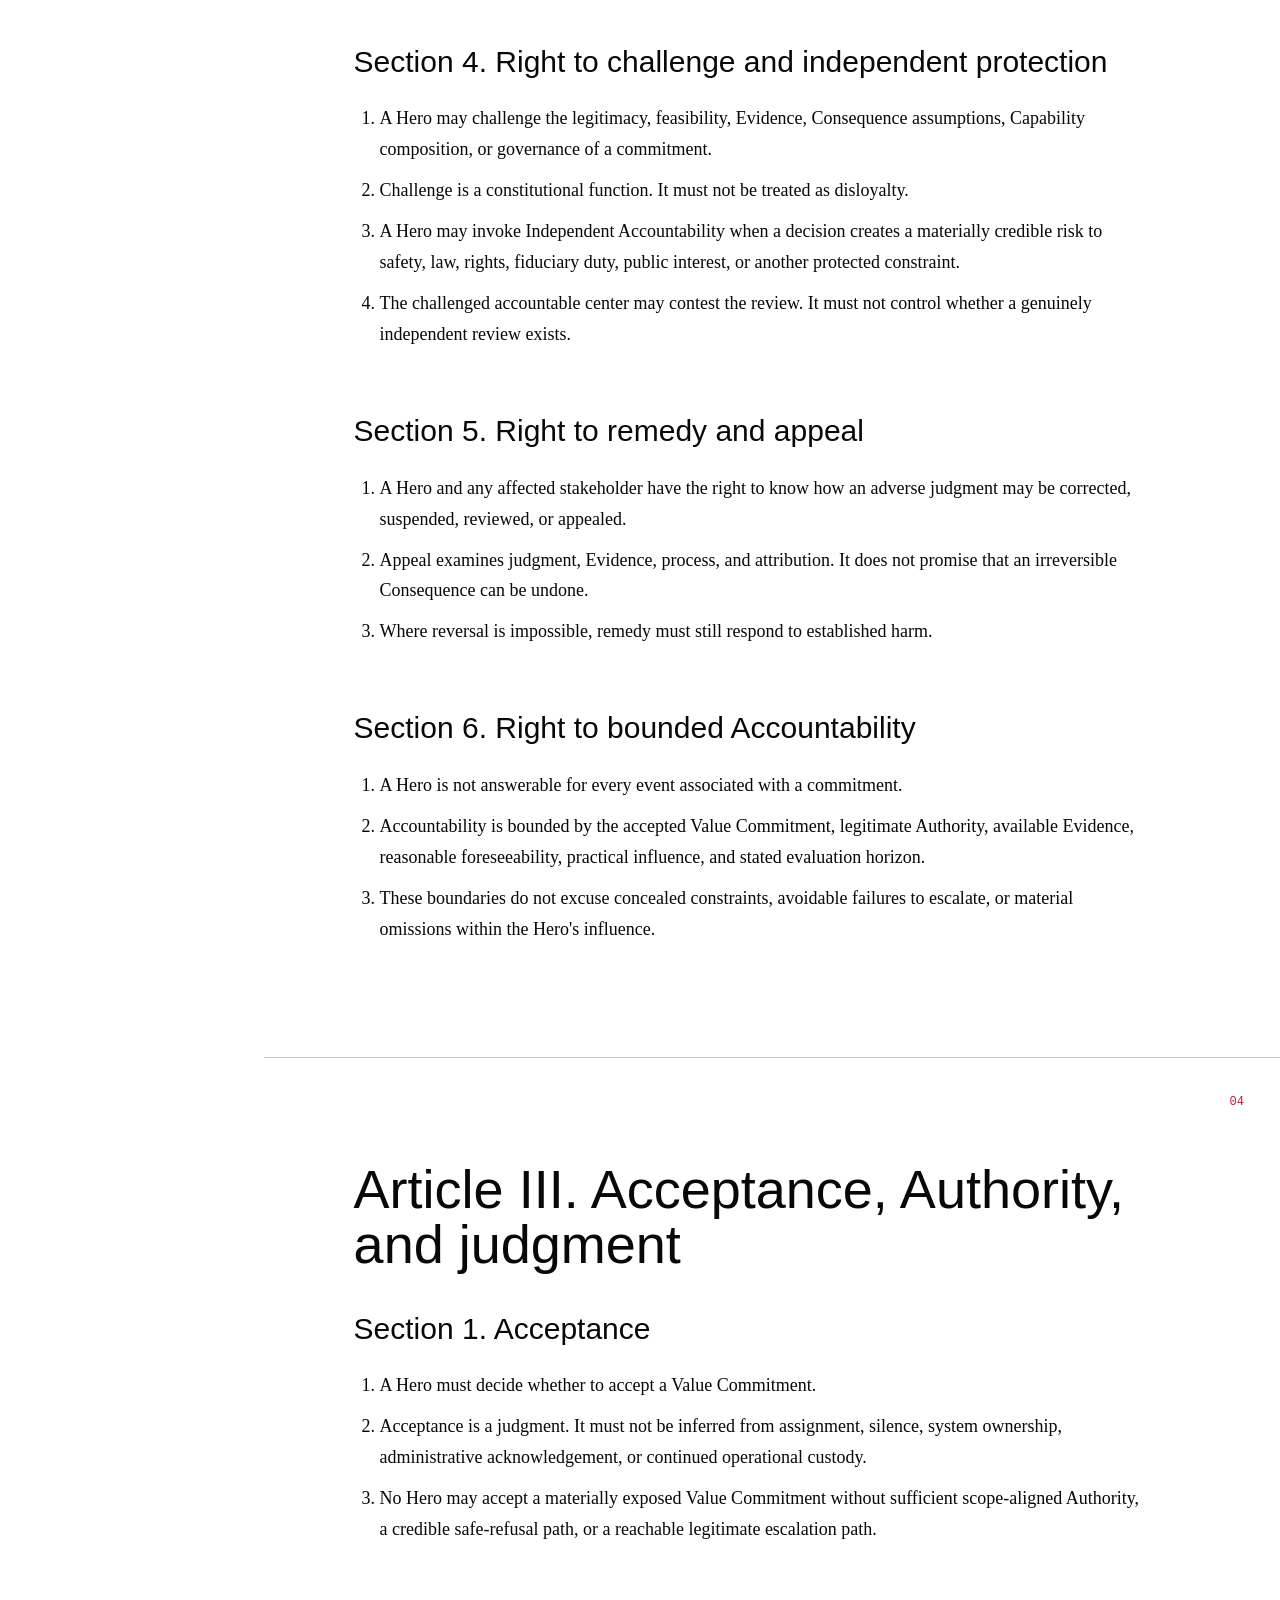
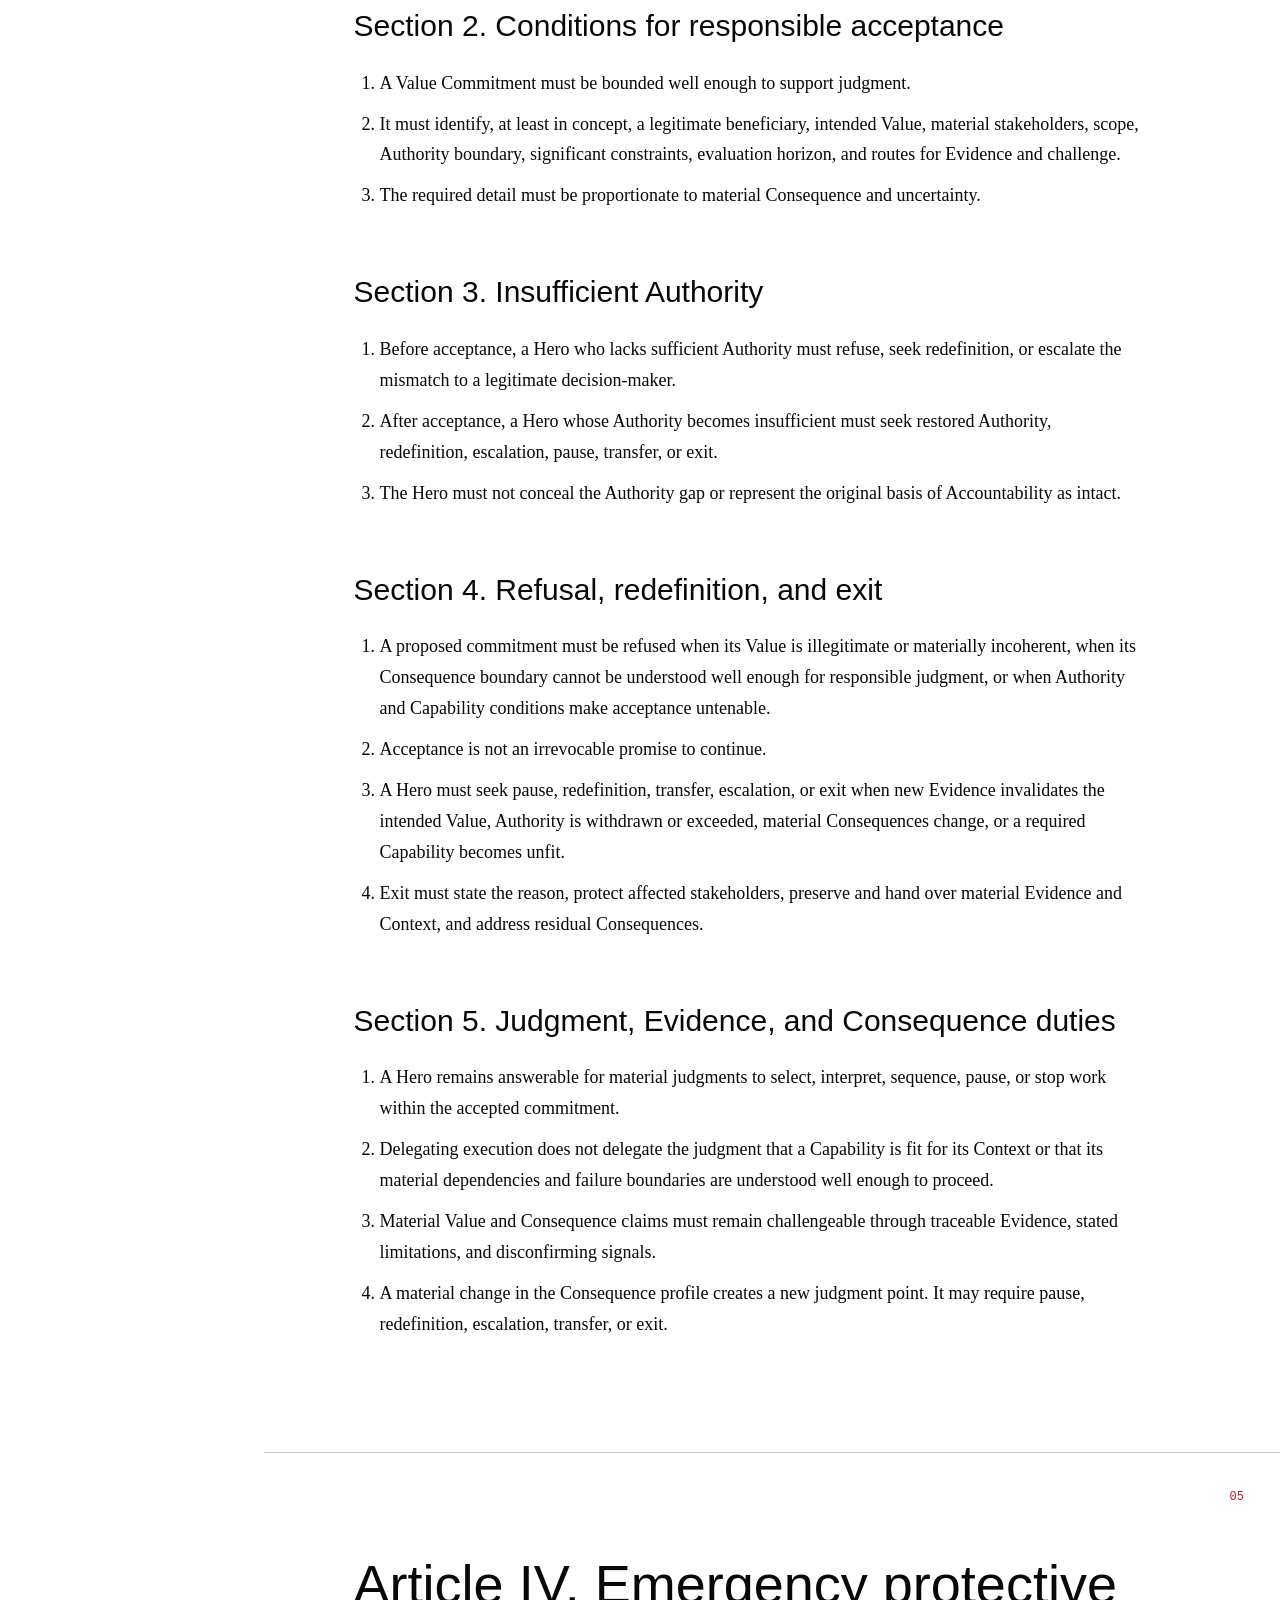
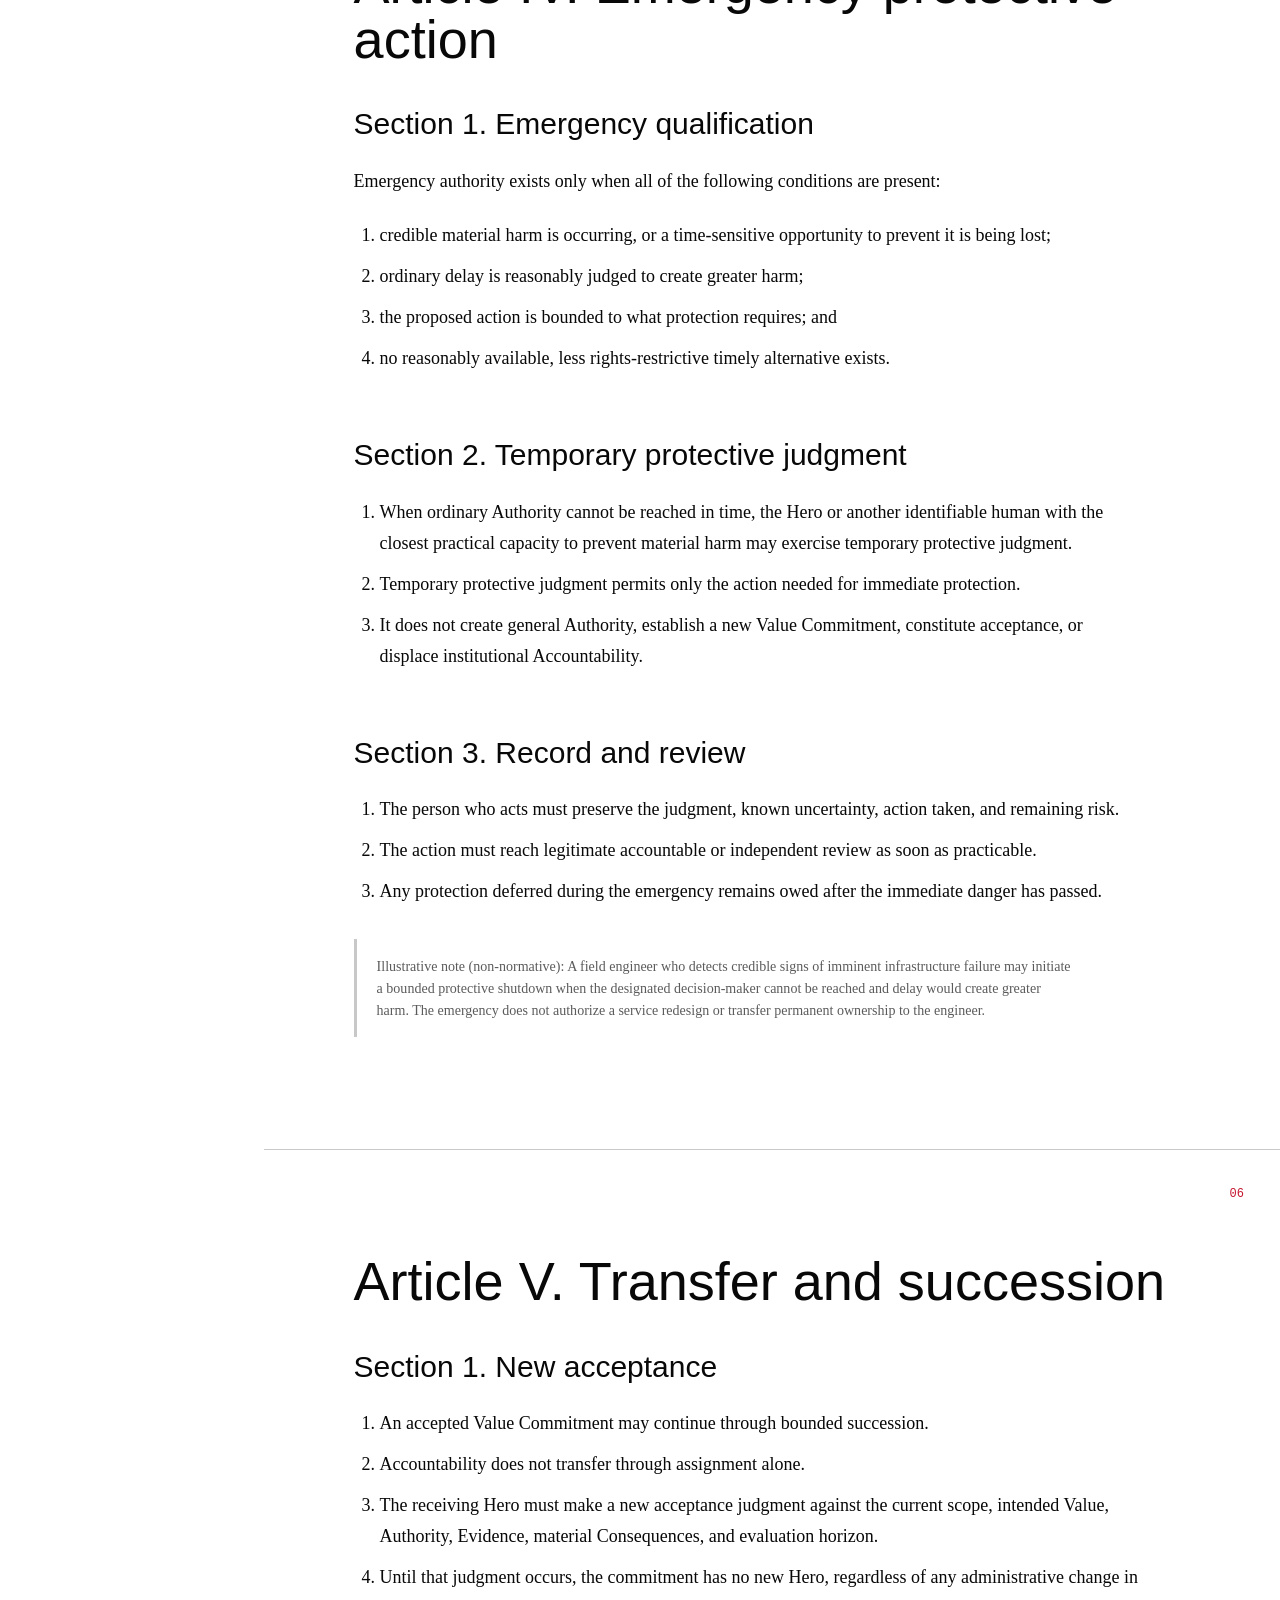
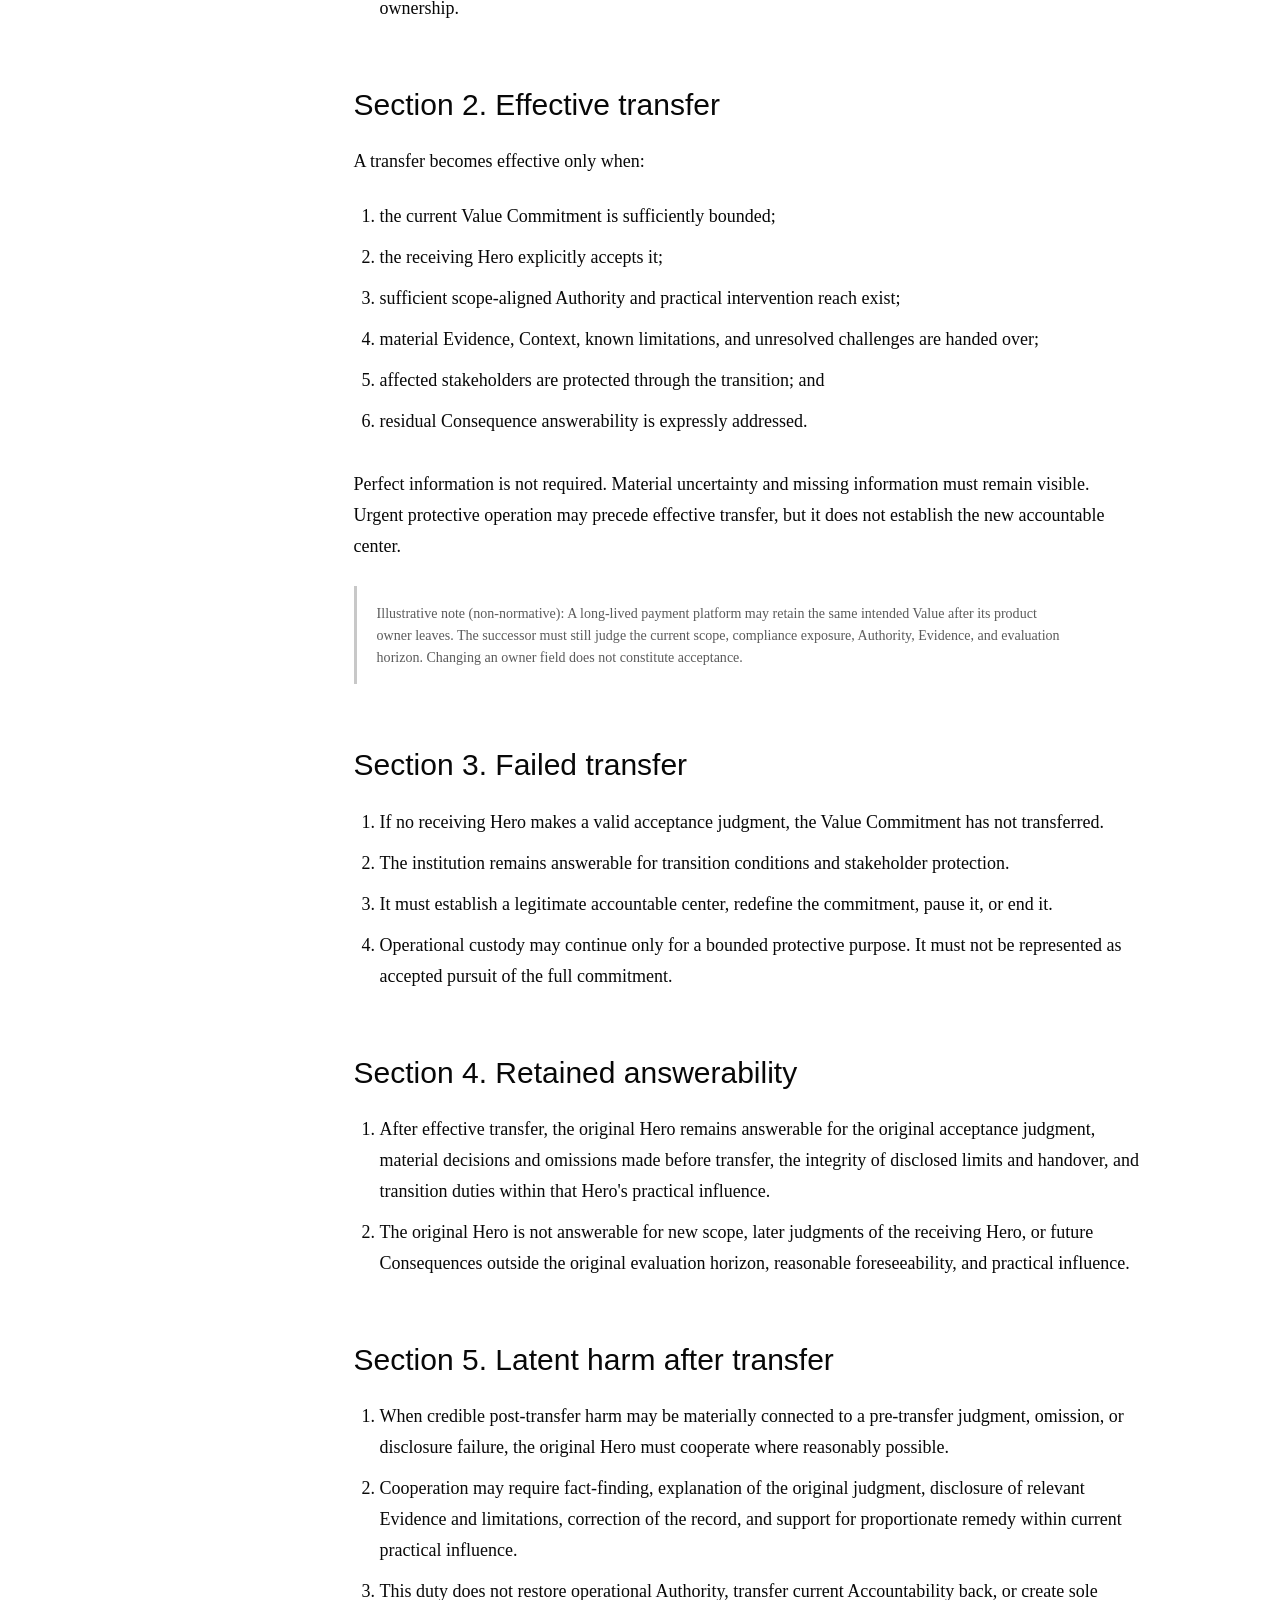
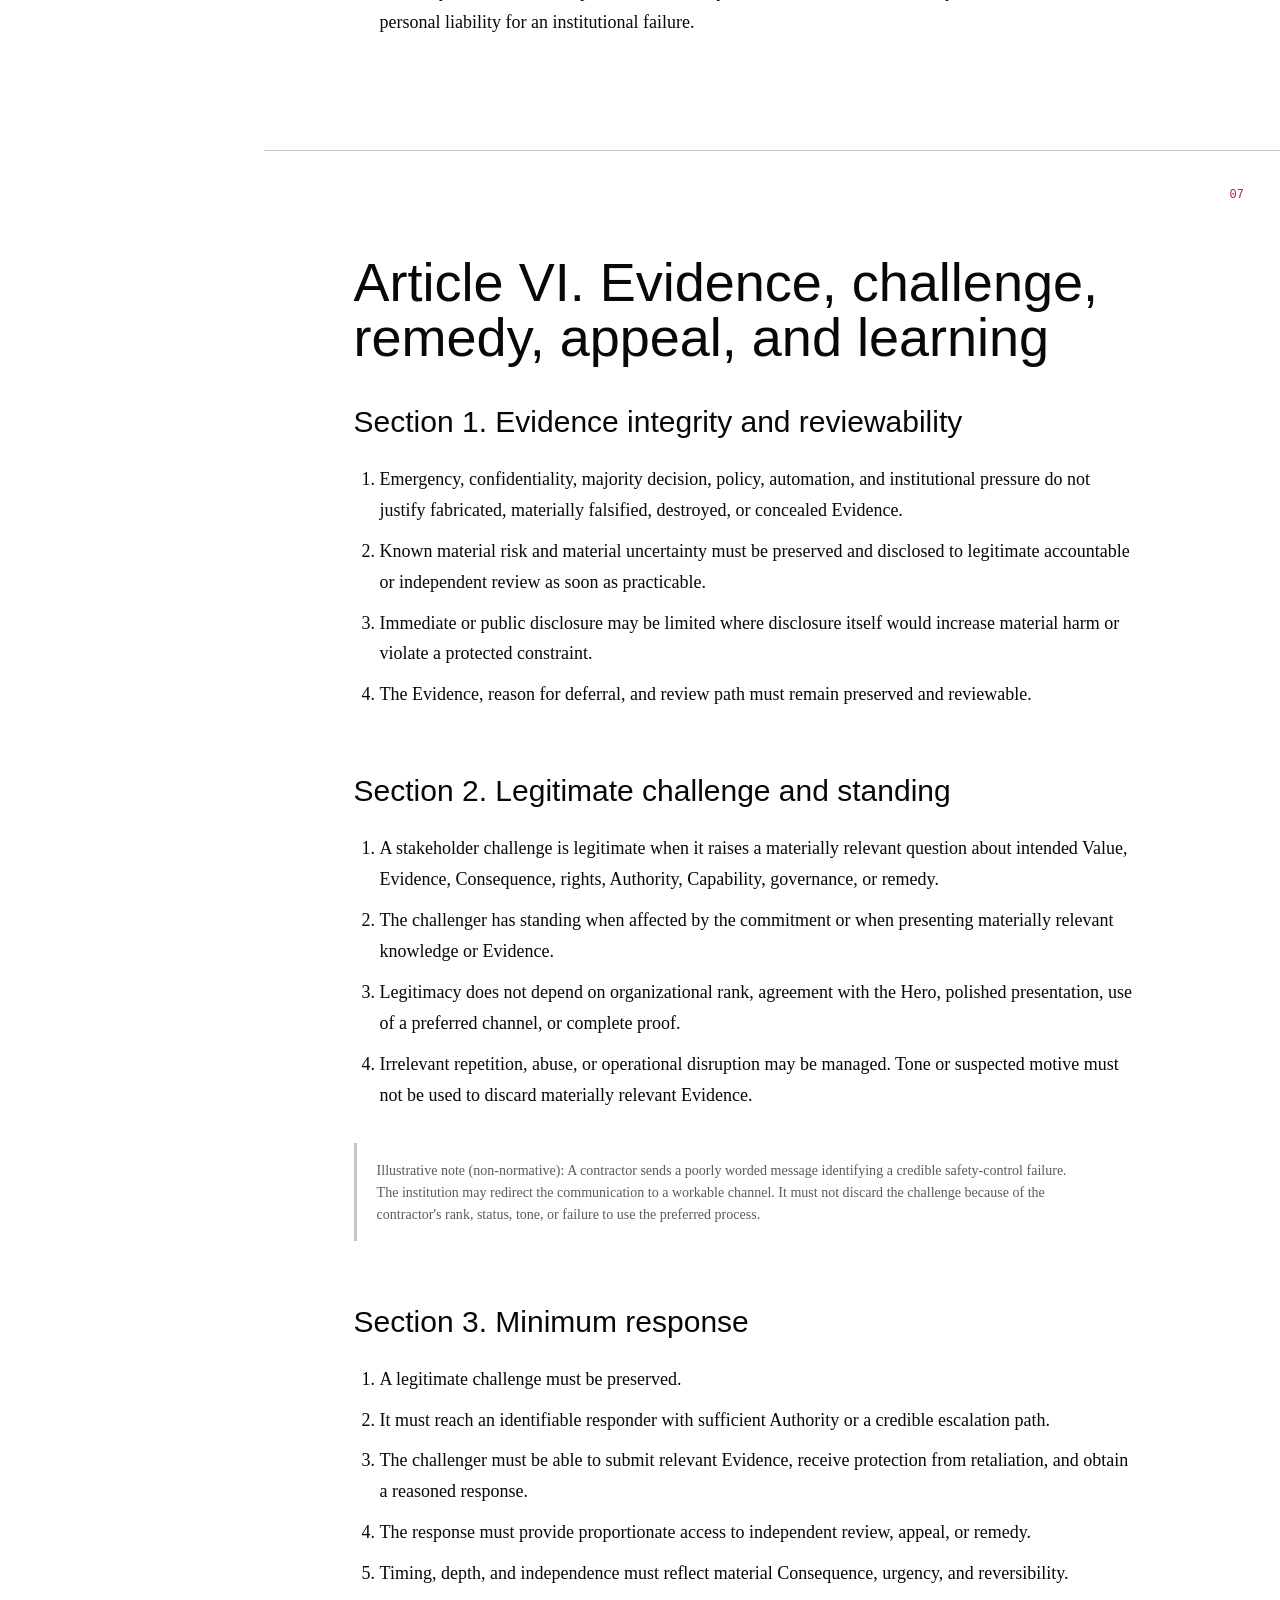
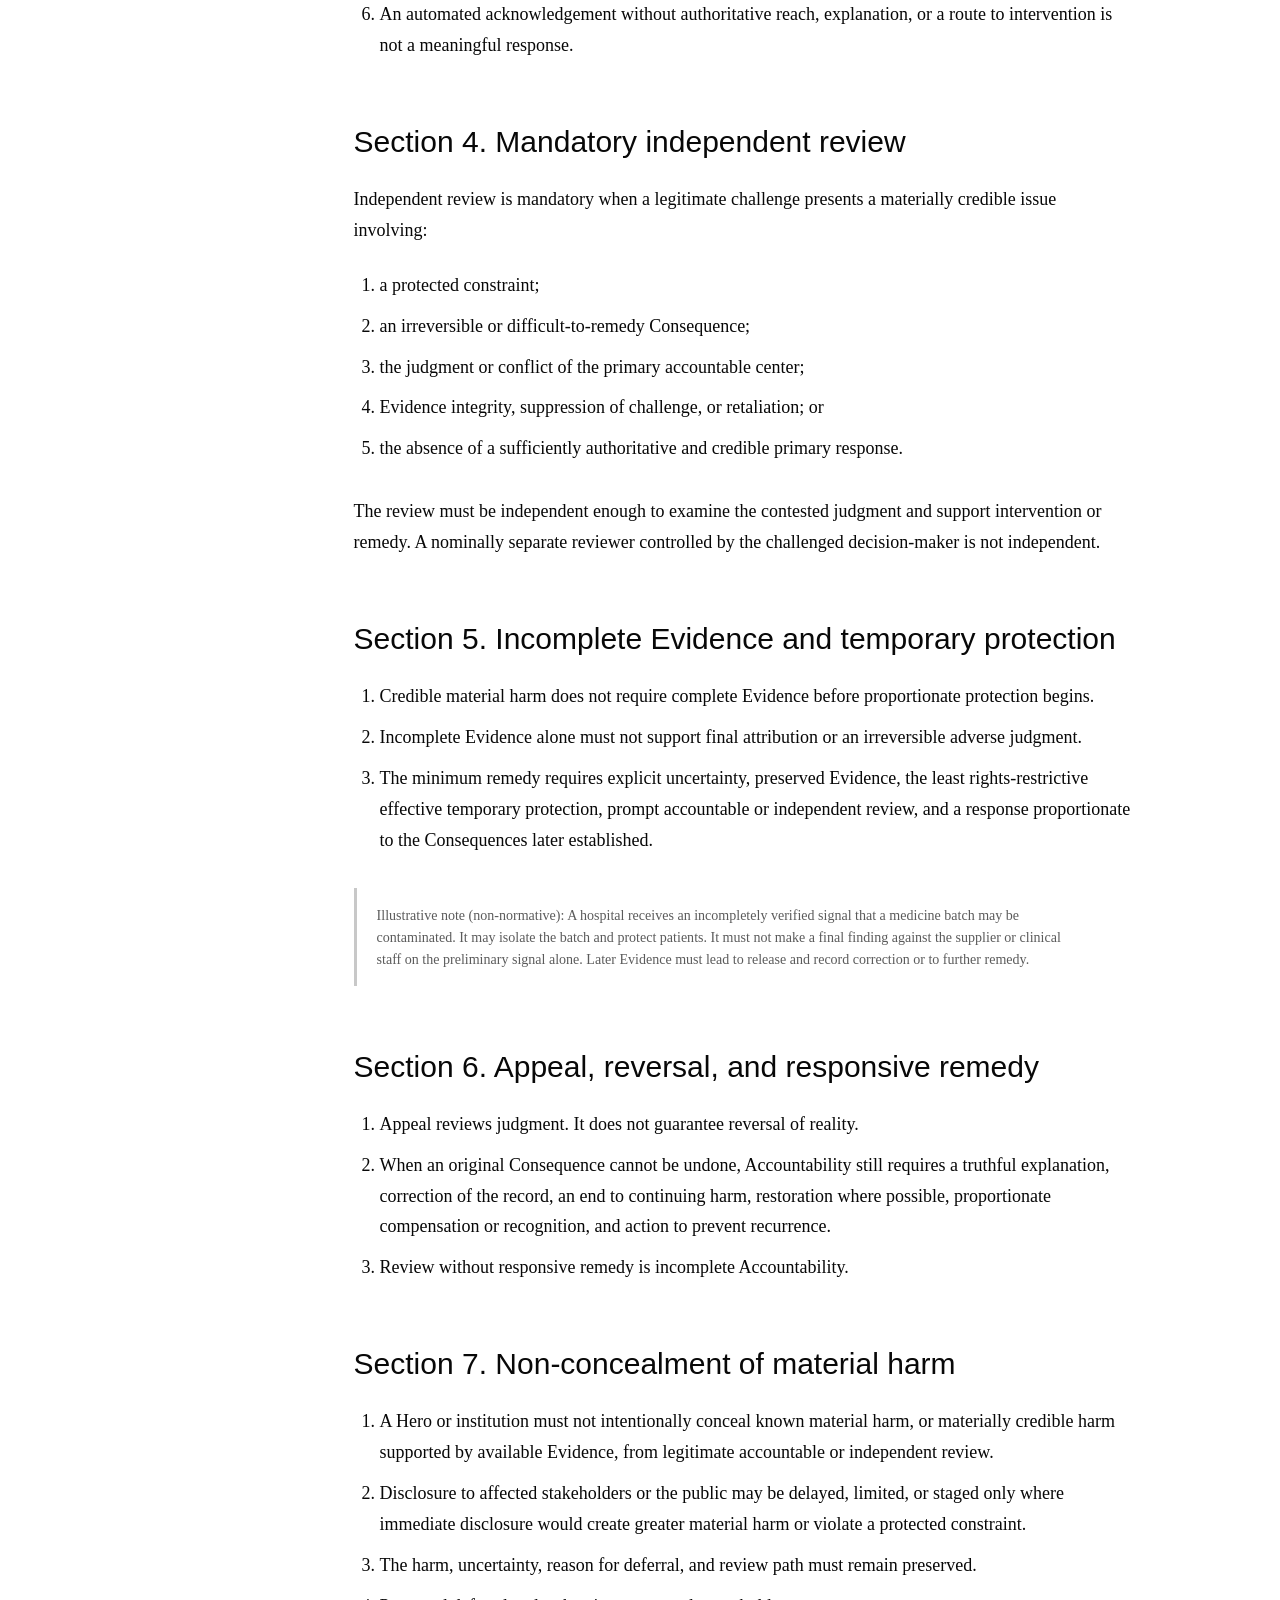
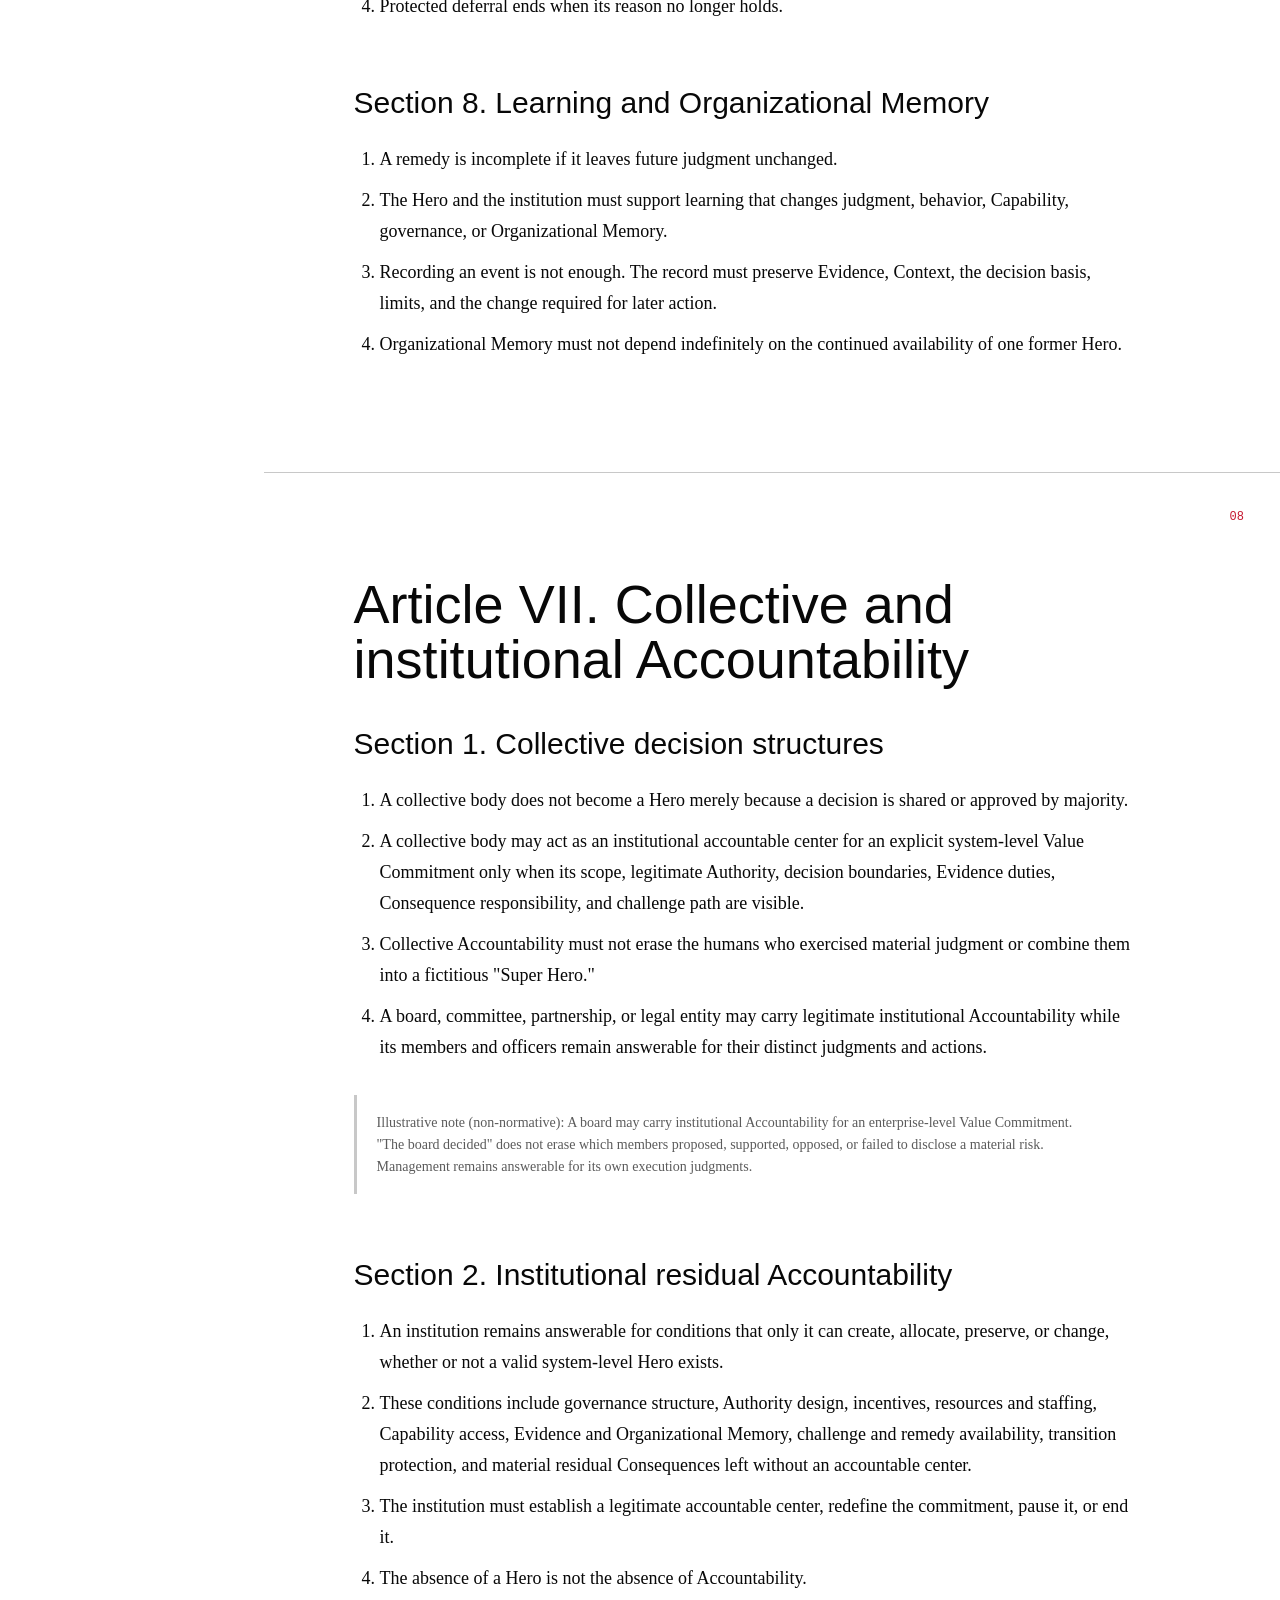
<file: 003-hero-constitution/en/index.html>
<!doctype html>
<html lang="en">
<head>
  <meta charset="utf-8">
  <meta name="viewport" content="width=device-width, initial-scale=1">
  <meta name="color-scheme" content="light">
  <meta name="description" content="Principles, Rights, Responsibilities, and Boundaries">
  <meta name="keywords" content="Hero Constitution, human accountability, organizational constitution, AI governance, rights and responsibilities, institutional legitimacy">
  <link rel="canonical" href="https://sheldonlc.github.io/hero-manifesto/003-hero-constitution/en/">
  <link rel="alternate" hreflang="zh-CN" href="https://sheldonlc.github.io/hero-manifesto/003-hero-constitution/zh-CN/">
  <meta property="og:type" content="article"><meta property="og:title" content="Hero Constitution"><meta property="og:description" content="Durable principles, rights, responsibilities, prohibitions, and legitimacy boundaries for Heroes and institutions."><meta property="og:url" content="https://sheldonlc.github.io/hero-manifesto/003-hero-constitution/en/">
  <title>Hero Canon 003 - Hero Constitution</title>
  <link rel="stylesheet" href="../../assets/hero-publication.css">
</head>
<body data-language="en">
  <div class="reading-progress" aria-hidden="true"></div>
  <header class="site-header">
    <a class="wordmark" href="../../index.html"><span class="wordmark-mark" aria-hidden="true"></span><span>HERO · CONSTITUTION</span></a>
    <nav class="header-links" aria-label="Edition navigation">
      <a href="../zh-CN/index.html">中文</a>
      <a class="secondary-link" href="../../002-hero-foundation/en/index.html">Foundation</a>
    </nav>
  </header>
  <div class="publication-shell">
    <aside class="toc" aria-label="Table of contents"><p class="toc-label">English - Source of Truth</p><ol><li><a href="#cover" data-index="00">Cover</a></li><li><a href="#publication-record" data-index="00">Publication Record</a></li><li><a href="#section-01" data-index="01">Preamble</a></li><li><a href="#section-02" data-index="02">Article I. Constitutional status</a></li><li><a href="#section-03" data-index="03">Article II. Rights of a Hero</a></li><li><a href="#section-04" data-index="04">Article III. Acceptance, Authority, and judgment</a></li><li><a href="#section-05" data-index="05">Article IV. Emergency protective action</a></li><li><a href="#section-06" data-index="06">Article V. Transfer and succession</a></li><li><a href="#section-07" data-index="07">Article VI. Evidence, challenge, remedy, appeal, and learning</a></li><li><a href="#section-08" data-index="08">Article VII. Collective and institutional Accountability</a></li><li><a href="#section-09" data-index="09">Article VIII. Non-overridable limits</a></li><li><a href="#section-10" data-index="10">Article IX. Boundaries with other Canons</a></li><li><a href="#section-11" data-index="11">Article X. Interpretation and revision</a></li><li><a href="#section-12" data-index="12">Version history</a></li></ol></aside>
    <main class="canon">
      <section class="canon-section cover-section" id="cover"><div class="cover-grid"><div class="cover-content"><div><p class="cover-canon">Canon 003 · Version 1.0</p><div class="cover-hero">HERO</div><h1 class="cover-title">HERO CONSTITUTION</h1><p class="cover-tagline">Principles, Rights, Responsibilities, and Boundaries</p></div><div class="cover-footer"><span>Yin Bo</span><span>Founding Edition</span><span>2026</span></div></div><div class="cover-rule"></div></div></section>
      <section class="canon-section metadata-section" id="publication-record"><span class="section-index">00</span><div class="section-inner"><p class="section-kicker">Hero Publication Standard</p><h2 class="section-title">Publication Record</h2><dl class="metadata-grid"><div><dt>Document Number</dt><dd>Hero Canon No.003</dd></div><div><dt>Title</dt><dd>Hero Constitution</dd></div><div><dt>Version</dt><dd>1.0</dd></div><div><dt>Status</dt><dd>Founding Edition</dd></div><div><dt>Language</dt><dd>English (Source of Truth)</dd></div><div><dt>Official Translation</dt><dd>Chinese (Simplified)</dd></div><div><dt>Author</dt><dd>Yin Bo</dd></div><div><dt>Contributors</dt><dd>To be confirmed</dd></div><div><dt>Reviewers</dt><dd>To be confirmed</dd></div><div><dt>Approved By</dt><dd>Yin Bo</dd></div><div><dt>Last Updated</dt><dd>2026-07-29</dd></div><div><dt>License</dt><dd>To be confirmed</dd></div></dl></div></section>
      <section class="canon-section" id="section-01" data-title="Preamble"><span class="section-index">01</span><div class="section-inner"><h2 class="section-title">Preamble</h2><div class="section-body"><p>Capability may be human, automated, or distributed. Accountability for a Value Commitment must remain answerable through identifiable human judgment and legitimate institutional responsibility.</p>
<p>This Constitution protects the conditions under which a Hero may accept, pursue, challenge, transfer, or leave a Value Commitment. It also states the duties that neither assignment, majority decision, automation, policy, nor emergency may erase.</p>
</div></div></section>
<section class="canon-section" id="section-02" data-title="Article I. Constitutional status"><span class="section-index">02</span><div class="section-inner"><h2 class="section-title">Article I. Constitutional status</h2><div class="section-body"><h3>Section 1. Constitutional function</h3>
<ol>
<li>This Constitution states the rights, duties, prohibitions, and legitimacy boundaries that govern a Hero and any institution that relies on Heroes.</li>
<li>It derives constitutional claims from Canon 002 without defining the operating controls reserved for Canon 006.</li>
<li>No institution may make Responsibility visible while withholding the Authority, Evidence, challenge, or remedy required for Accountability.</li>
</ol>
<h3>Section 2. Draft status</h3>
<ol>
<li>This text is Hero Canon 003, Founding Edition v1.0.</li>
<li>It is an official Hero Canon publication. It is not a legal instrument or a HeroOS conformance specification.</li>
<li>Owner Decisions D3-1 through D3-7, bilingual review, boundary review, and explicit owner approval establish this Founding Edition.</li>
</ol>
<h3>Section 3. Human judgment and institutional responsibility</h3>
<ol>
<li>Assignment does not create acceptance.</li>
<li>Delegation of Capability does not delegate the judgment required to accept a Value Commitment.</li>
<li>A majority decision does not create a fictitious human center of Accountability.</li>
<li>Automation does not remove the need for answerable judgment.</li>
</ol>
</div></div></section>
<section class="canon-section" id="section-03" data-title="Article II. Rights of a Hero"><span class="section-index">03</span><div class="section-inner"><h2 class="section-title">Article II. Rights of a Hero</h2><div class="section-body"><h3>Section 1. Universal status and proportionality</h3>
<ol>
<li>The rights stated in this Article belong to every Hero.</li>
<li>Proportionality may govern the form, timing, independence, and evidentiary burden of a protection. It must not determine whether the right exists.</li>
<li>Proportionality must consider material Consequence, urgency, reversibility, available Evidence, uncertainty, and the burden imposed on affected people.</li>
<li>A lighter process may be used for a low consequence and readily reversible decision. The right itself must remain effective.</li>
</ol>
<h3>Section 2. Right to a bounded Value Commitment</h3>
<ol>
<li>Before acceptance, a Hero has the right to understand the intended Value, legitimate beneficiary, scope, evaluation horizon, material constraints, known dependencies, and significant uncertainty.</li>
<li>A proposed commitment that cannot be bounded well enough for responsible judgment must not be imposed through assignment.</li>
</ol>
<h3>Section 3. Right to sufficient Authority or safe refusal</h3>
<ol>
<li>A Hero has the right to scope-aligned Authority, access to relevant Evidence, and a credible route to intervention or escalation.</li>
<li>Sufficient Authority does not require unilateral control over every dependency. It requires enough decision reach to govern the accepted scope and reachable escalation where Authority is distributed.</li>
<li>When these conditions are absent, the Hero may refuse acceptance, seek redefinition, or escalate the mismatch without being treated as having failed an unaccepted commitment.</li>
</ol>
<h3>Section 4. Right to challenge and independent protection</h3>
<ol>
<li>A Hero may challenge the legitimacy, feasibility, Evidence, Consequence assumptions, Capability composition, or governance of a commitment.</li>
<li>Challenge is a constitutional function. It must not be treated as disloyalty.</li>
<li>A Hero may invoke Independent Accountability when a decision creates a materially credible risk to safety, law, rights, fiduciary duty, public interest, or another protected constraint.</li>
<li>The challenged accountable center may contest the review. It must not control whether a genuinely independent review exists.</li>
</ol>
<h3>Section 5. Right to remedy and appeal</h3>
<ol>
<li>A Hero and any affected stakeholder have the right to know how an adverse judgment may be corrected, suspended, reviewed, or appealed.</li>
<li>Appeal examines judgment, Evidence, process, and attribution. It does not promise that an irreversible Consequence can be undone.</li>
<li>Where reversal is impossible, remedy must still respond to established harm.</li>
</ol>
<h3>Section 6. Right to bounded Accountability</h3>
<ol>
<li>A Hero is not answerable for every event associated with a commitment.</li>
<li>Accountability is bounded by the accepted Value Commitment, legitimate Authority, available Evidence, reasonable foreseeability, practical influence, and stated evaluation horizon.</li>
<li>These boundaries do not excuse concealed constraints, avoidable failures to escalate, or material omissions within the Hero&#39;s influence.</li>
</ol>
</div></div></section>
<section class="canon-section" id="section-04" data-title="Article III. Acceptance, Authority, and judgment"><span class="section-index">04</span><div class="section-inner"><h2 class="section-title">Article III. Acceptance, Authority, and judgment</h2><div class="section-body"><h3>Section 1. Acceptance</h3>
<ol>
<li>A Hero must decide whether to accept a Value Commitment.</li>
<li>Acceptance is a judgment. It must not be inferred from assignment, silence, system ownership, administrative acknowledgement, or continued operational custody.</li>
<li>No Hero may accept a materially exposed Value Commitment without sufficient scope-aligned Authority, a credible safe-refusal path, or a reachable legitimate escalation path.</li>
</ol>
<h3>Section 2. Conditions for responsible acceptance</h3>
<ol>
<li>A Value Commitment must be bounded well enough to support judgment.</li>
<li>It must identify, at least in concept, a legitimate beneficiary, intended Value, material stakeholders, scope, Authority boundary, significant constraints, evaluation horizon, and routes for Evidence and challenge.</li>
<li>The required detail must be proportionate to material Consequence and uncertainty.</li>
</ol>
<h3>Section 3. Insufficient Authority</h3>
<ol>
<li>Before acceptance, a Hero who lacks sufficient Authority must refuse, seek redefinition, or escalate the mismatch to a legitimate decision-maker.</li>
<li>After acceptance, a Hero whose Authority becomes insufficient must seek restored Authority, redefinition, escalation, pause, transfer, or exit.</li>
<li>The Hero must not conceal the Authority gap or represent the original basis of Accountability as intact.</li>
</ol>
<h3>Section 4. Refusal, redefinition, and exit</h3>
<ol>
<li>A proposed commitment must be refused when its Value is illegitimate or materially incoherent, when its Consequence boundary cannot be understood well enough for responsible judgment, or when Authority and Capability conditions make acceptance untenable.</li>
<li>Acceptance is not an irrevocable promise to continue.</li>
<li>A Hero must seek pause, redefinition, transfer, escalation, or exit when new Evidence invalidates the intended Value, Authority is withdrawn or exceeded, material Consequences change, or a required Capability becomes unfit.</li>
<li>Exit must state the reason, protect affected stakeholders, preserve and hand over material Evidence and Context, and address residual Consequences.</li>
</ol>
<h3>Section 5. Judgment, Evidence, and Consequence duties</h3>
<ol>
<li>A Hero remains answerable for material judgments to select, interpret, sequence, pause, or stop work within the accepted commitment.</li>
<li>Delegating execution does not delegate the judgment that a Capability is fit for its Context or that its material dependencies and failure boundaries are understood well enough to proceed.</li>
<li>Material Value and Consequence claims must remain challengeable through traceable Evidence, stated limitations, and disconfirming signals.</li>
<li>A material change in the Consequence profile creates a new judgment point. It may require pause, redefinition, escalation, transfer, or exit.</li>
</ol>
</div></div></section>
<section class="canon-section" id="section-05" data-title="Article IV. Emergency protective action"><span class="section-index">05</span><div class="section-inner"><h2 class="section-title">Article IV. Emergency protective action</h2><div class="section-body"><h3>Section 1. Emergency qualification</h3>
<p>Emergency authority exists only when all of the following conditions are present:</p>
<ol>
<li>credible material harm is occurring, or a time-sensitive opportunity to prevent it is being lost;</li>
<li>ordinary delay is reasonably judged to create greater harm;</li>
<li>the proposed action is bounded to what protection requires; and</li>
<li>no reasonably available, less rights-restrictive timely alternative exists.</li>
</ol>
<h3>Section 2. Temporary protective judgment</h3>
<ol>
<li>When ordinary Authority cannot be reached in time, the Hero or another identifiable human with the closest practical capacity to prevent material harm may exercise temporary protective judgment.</li>
<li>Temporary protective judgment permits only the action needed for immediate protection.</li>
<li>It does not create general Authority, establish a new Value Commitment, constitute acceptance, or displace institutional Accountability.</li>
</ol>
<h3>Section 3. Record and review</h3>
<ol>
<li>The person who acts must preserve the judgment, known uncertainty, action taken, and remaining risk.</li>
<li>The action must reach legitimate accountable or independent review as soon as practicable.</li>
<li>Any protection deferred during the emergency remains owed after the immediate danger has passed.</li>
</ol>
<p><small><em>Illustrative note (non-normative): A field engineer who detects credible signs of imminent infrastructure failure may initiate a bounded protective shutdown when the designated decision-maker cannot be reached and delay would create greater harm. The emergency does not authorize a service redesign or transfer permanent ownership to the engineer.</em></small></p>
</div></div></section>
<section class="canon-section" id="section-06" data-title="Article V. Transfer and succession"><span class="section-index">06</span><div class="section-inner"><h2 class="section-title">Article V. Transfer and succession</h2><div class="section-body"><h3>Section 1. New acceptance</h3>
<ol>
<li>An accepted Value Commitment may continue through bounded succession.</li>
<li>Accountability does not transfer through assignment alone.</li>
<li>The receiving Hero must make a new acceptance judgment against the current scope, intended Value, Authority, Evidence, material Consequences, and evaluation horizon.</li>
<li>Until that judgment occurs, the commitment has no new Hero, regardless of any administrative change in ownership.</li>
</ol>
<h3>Section 2. Effective transfer</h3>
<p>A transfer becomes effective only when:</p>
<ol>
<li>the current Value Commitment is sufficiently bounded;</li>
<li>the receiving Hero explicitly accepts it;</li>
<li>sufficient scope-aligned Authority and practical intervention reach exist;</li>
<li>material Evidence, Context, known limitations, and unresolved challenges are handed over;</li>
<li>affected stakeholders are protected through the transition; and</li>
<li>residual Consequence answerability is expressly addressed.</li>
</ol>
<p>Perfect information is not required. Material uncertainty and missing information must remain visible. Urgent protective operation may precede effective transfer, but it does not establish the new accountable center.</p>
<p><small><em>Illustrative note (non-normative): A long-lived payment platform may retain the same intended Value after its product owner leaves. The successor must still judge the current scope, compliance exposure, Authority, Evidence, and evaluation horizon. Changing an owner field does not constitute acceptance.</em></small></p>
<h3>Section 3. Failed transfer</h3>
<ol>
<li>If no receiving Hero makes a valid acceptance judgment, the Value Commitment has not transferred.</li>
<li>The institution remains answerable for transition conditions and stakeholder protection.</li>
<li>It must establish a legitimate accountable center, redefine the commitment, pause it, or end it.</li>
<li>Operational custody may continue only for a bounded protective purpose. It must not be represented as accepted pursuit of the full commitment.</li>
</ol>
<h3>Section 4. Retained answerability</h3>
<ol>
<li>After effective transfer, the original Hero remains answerable for the original acceptance judgment, material decisions and omissions made before transfer, the integrity of disclosed limits and handover, and transition duties within that Hero&#39;s practical influence.</li>
<li>The original Hero is not answerable for new scope, later judgments of the receiving Hero, or future Consequences outside the original evaluation horizon, reasonable foreseeability, and practical influence.</li>
</ol>
<h3>Section 5. Latent harm after transfer</h3>
<ol>
<li>When credible post-transfer harm may be materially connected to a pre-transfer judgment, omission, or disclosure failure, the original Hero must cooperate where reasonably possible.</li>
<li>Cooperation may require fact-finding, explanation of the original judgment, disclosure of relevant Evidence and limitations, correction of the record, and support for proportionate remedy within current practical influence.</li>
<li>This duty does not restore operational Authority, transfer current Accountability back, or create sole personal liability for an institutional failure.</li>
</ol>
</div></div></section>
<section class="canon-section" id="section-07" data-title="Article VI. Evidence, challenge, remedy, appeal, and learning"><span class="section-index">07</span><div class="section-inner"><h2 class="section-title">Article VI. Evidence, challenge, remedy, appeal, and learning</h2><div class="section-body"><h3>Section 1. Evidence integrity and reviewability</h3>
<ol>
<li>Emergency, confidentiality, majority decision, policy, automation, and institutional pressure do not justify fabricated, materially falsified, destroyed, or concealed Evidence.</li>
<li>Known material risk and material uncertainty must be preserved and disclosed to legitimate accountable or independent review as soon as practicable.</li>
<li>Immediate or public disclosure may be limited where disclosure itself would increase material harm or violate a protected constraint.</li>
<li>The Evidence, reason for deferral, and review path must remain preserved and reviewable.</li>
</ol>
<h3>Section 2. Legitimate challenge and standing</h3>
<ol>
<li>A stakeholder challenge is legitimate when it raises a materially relevant question about intended Value, Evidence, Consequence, rights, Authority, Capability, governance, or remedy.</li>
<li>The challenger has standing when affected by the commitment or when presenting materially relevant knowledge or Evidence.</li>
<li>Legitimacy does not depend on organizational rank, agreement with the Hero, polished presentation, use of a preferred channel, or complete proof.</li>
<li>Irrelevant repetition, abuse, or operational disruption may be managed. Tone or suspected motive must not be used to discard materially relevant Evidence.</li>
</ol>
<p><small><em>Illustrative note (non-normative): A contractor sends a poorly worded message identifying a credible safety-control failure. The institution may redirect the communication to a workable channel. It must not discard the challenge because of the contractor&#39;s rank, status, tone, or failure to use the preferred process.</em></small></p>
<h3>Section 3. Minimum response</h3>
<ol>
<li>A legitimate challenge must be preserved.</li>
<li>It must reach an identifiable responder with sufficient Authority or a credible escalation path.</li>
<li>The challenger must be able to submit relevant Evidence, receive protection from retaliation, and obtain a reasoned response.</li>
<li>The response must provide proportionate access to independent review, appeal, or remedy.</li>
<li>Timing, depth, and independence must reflect material Consequence, urgency, and reversibility.</li>
<li>An automated acknowledgement without authoritative reach, explanation, or a route to intervention is not a meaningful response.</li>
</ol>
<h3>Section 4. Mandatory independent review</h3>
<p>Independent review is mandatory when a legitimate challenge presents a materially credible issue involving:</p>
<ol>
<li>a protected constraint;</li>
<li>an irreversible or difficult-to-remedy Consequence;</li>
<li>the judgment or conflict of the primary accountable center;</li>
<li>Evidence integrity, suppression of challenge, or retaliation; or</li>
<li>the absence of a sufficiently authoritative and credible primary response.</li>
</ol>
<p>The review must be independent enough to examine the contested judgment and support intervention or remedy. A nominally separate reviewer controlled by the challenged decision-maker is not independent.</p>
<h3>Section 5. Incomplete Evidence and temporary protection</h3>
<ol>
<li>Credible material harm does not require complete Evidence before proportionate protection begins.</li>
<li>Incomplete Evidence alone must not support final attribution or an irreversible adverse judgment.</li>
<li>The minimum remedy requires explicit uncertainty, preserved Evidence, the least rights-restrictive effective temporary protection, prompt accountable or independent review, and a response proportionate to the Consequences later established.</li>
</ol>
<p><small><em>Illustrative note (non-normative): A hospital receives an incompletely verified signal that a medicine batch may be contaminated. It may isolate the batch and protect patients. It must not make a final finding against the supplier or clinical staff on the preliminary signal alone. Later Evidence must lead to release and record correction or to further remedy.</em></small></p>
<h3>Section 6. Appeal, reversal, and responsive remedy</h3>
<ol>
<li>Appeal reviews judgment. It does not guarantee reversal of reality.</li>
<li>When an original Consequence cannot be undone, Accountability still requires a truthful explanation, correction of the record, an end to continuing harm, restoration where possible, proportionate compensation or recognition, and action to prevent recurrence.</li>
<li>Review without responsive remedy is incomplete Accountability.</li>
</ol>
<h3>Section 7. Non-concealment of material harm</h3>
<ol>
<li>A Hero or institution must not intentionally conceal known material harm, or materially credible harm supported by available Evidence, from legitimate accountable or independent review.</li>
<li>Disclosure to affected stakeholders or the public may be delayed, limited, or staged only where immediate disclosure would create greater material harm or violate a protected constraint.</li>
<li>The harm, uncertainty, reason for deferral, and review path must remain preserved.</li>
<li>Protected deferral ends when its reason no longer holds.</li>
</ol>
<h3>Section 8. Learning and Organizational Memory</h3>
<ol>
<li>A remedy is incomplete if it leaves future judgment unchanged.</li>
<li>The Hero and the institution must support learning that changes judgment, behavior, Capability, governance, or Organizational Memory.</li>
<li>Recording an event is not enough. The record must preserve Evidence, Context, the decision basis, limits, and the change required for later action.</li>
<li>Organizational Memory must not depend indefinitely on the continued availability of one former Hero.</li>
</ol>
</div></div></section>
<section class="canon-section" id="section-08" data-title="Article VII. Collective and institutional Accountability"><span class="section-index">08</span><div class="section-inner"><h2 class="section-title">Article VII. Collective and institutional Accountability</h2><div class="section-body"><h3>Section 1. Collective decision structures</h3>
<ol>
<li>A collective body does not become a Hero merely because a decision is shared or approved by majority.</li>
<li>A collective body may act as an institutional accountable center for an explicit system-level Value Commitment only when its scope, legitimate Authority, decision boundaries, Evidence duties, Consequence responsibility, and challenge path are visible.</li>
<li>Collective Accountability must not erase the humans who exercised material judgment or combine them into a fictitious &quot;Super Hero.&quot;</li>
<li>A board, committee, partnership, or legal entity may carry legitimate institutional Accountability while its members and officers remain answerable for their distinct judgments and actions.</li>
</ol>
<p><small><em>Illustrative note (non-normative): A board may carry institutional Accountability for an enterprise-level Value Commitment. &quot;The board decided&quot; does not erase which members proposed, supported, opposed, or failed to disclose a material risk. Management remains answerable for its own execution judgments.</em></small></p>
<h3>Section 2. Institutional residual Accountability</h3>
<ol>
<li>An institution remains answerable for conditions that only it can create, allocate, preserve, or change, whether or not a valid system-level Hero exists.</li>
<li>These conditions include governance structure, Authority design, incentives, resources and staffing, Capability access, Evidence and Organizational Memory, challenge and remedy availability, transition protection, and material residual Consequences left without an accountable center.</li>
<li>The institution must establish a legitimate accountable center, redefine the commitment, pause it, or end it.</li>
<li>The absence of a Hero is not the absence of Accountability.</li>
</ol>
<h3>Section 3. Structural responsibility and individual negligence</h3>
<ol>
<li>Institutional structural responsibility and individual negligence must be evaluated separately. They may coexist.</li>
<li>Answerability follows the material conditions, judgments, actions, and omissions that each actor could legitimately control or influence.</li>
<li>The evaluation must consider Authority, available Evidence, reasonable foreseeability, and practical alternatives.</li>
<li>Structural failure does not excuse fabrication of Evidence, suppression of a material warning, or knowing action outside Authority where a credible refusal or escalation path existed.</li>
<li>Individual negligence does not discharge the institution from governance, incentive, staffing, Authority, or control failures that materially contributed to harm.</li>
</ol>
</div></div></section>
<section class="canon-section" id="section-09" data-title="Article VIII. Non-overridable limits"><span class="section-index">09</span><div class="section-inner"><h2 class="section-title">Article VIII. Non-overridable limits</h2><div class="section-body"><p>The following limits apply under emergency, majority decision, policy, automation, and institutional pressure:</p>
<ol>
<li>Evidence required for legitimate review must not be fabricated, materially falsified, destroyed, or concealed.</li>
<li>A legitimate challenge must not be erased, retaliated against, prevented from being preserved, or denied prompt independent review once immediate danger permits.</li>
<li>Known material harm or materially credible harm must not be intentionally concealed from legitimate review.</li>
<li>No Hero may accept a materially exposed Value Commitment without sufficient scope-aligned Authority, a credible safe-refusal path, or a reachable legitimate escalation path. Bounded protective action is not acceptance.</li>
</ol>
<p>Proportionality may alter timing, audience, channel, or the form of protection. It cannot remove these limits.</p>
</div></div></section>
<section class="canon-section" id="section-10" data-title="Article IX. Boundaries with other Canons"><span class="section-index">10</span><div class="section-inner"><h2 class="section-title">Article IX. Boundaries with other Canons</h2><div class="section-body"><h3>Section 1. Canon 002</h3>
<ol>
<li>Canon 002 supplies the theory of Hero, Value Commitment, Accountability, Capability, Evidence, Consequence, Learning, and Organizational Memory.</li>
<li>Canon 003 states the constitutional rights and duties that follow from that theory.</li>
<li>This Constitution does not revise the Canon 002 Founding Edition.</li>
</ol>
<h3>Section 2. Canon 006</h3>
<ol>
<li>Canon 006 may define formal roles, permissions, records, schemas, lifecycle states, workflows, thresholds, interfaces, controls, and conformance tests.</li>
<li>This Constitution must remain intelligible without those implementation details.</li>
</ol>
<h3>Section 3. Canon 000 and Canon 001</h3>
<ol>
<li>Canon 000 governs brand and publication identity.</li>
<li>Canon 001 states the founding declaration.</li>
<li>Neither substitutes for constitutional governance.</li>
</ol>
</div></div></section>
<section class="canon-section" id="section-11" data-title="Article X. Interpretation and revision"><span class="section-index">11</span><div class="section-inner"><h2 class="section-title">Article X. Interpretation and revision</h2><div class="section-body"><h3>Section 1. Interpretation</h3>
<ol>
<li>Rights, duties, and prohibitions must be read together.</li>
<li>Refusal, redefinition, escalation, pause, exit, transfer, review, remedy, appeal, and reversal are distinct constitutional acts. One must not be used as a silent substitute for another.</li>
<li>Institutional Accountability and individual Accountability may coexist. Neither may be used to erase the other.</li>
<li>No provision may depend on a Canon 006 role, field, state, threshold, or workflow to make its constitutional meaning clear.</li>
</ol>
<h3>Section 2. Source and translation</h3>
<ol>
<li>The English text is the Source of Truth.</li>
<li>The Simplified Chinese text is the official translation and must preserve equal Claim Strength.</li>
<li>Normative terms must retain explicit correspondence across both texts.</li>
</ol>
<h3>Section 3. Revision</h3>
<ol>
<li>Every constitutional claim remains open to Evidence and legitimate challenge.</li>
<li>Revision requires a reasoned record and explicit review.</li>
<li>No constitutional claim may be changed through silent editing.</li>
<li>A later edition requires explicit owner approval under the applicable publication standard and must preserve visible version history.</li>
</ol>
</div></div></section>
<section class="canon-section version-section" id="section-12" data-title="Version history"><span class="section-index">12</span><div class="section-inner"><h2 class="section-title">Version history</h2><div class="section-body"><table>
<thead>
<tr>
<th>Version</th>
<th>Date</th>
<th>Status</th>
<th>Change</th>
</tr>
</thead>
<tbody><tr>
<td>1.0</td>
<td>2026-07-29</td>
<td>Founding Edition</td>
<td>First approved and formally published constitutional baseline; future revisions must preserve the reasoned record, bilingual Claim Strength, and Canon boundaries</td>
</tr>
</tbody></table>
</div></div></section>
    </main>
  </div>
  <script src="../../assets/hero-publication.js"></script>
</body>
</html>
</file>
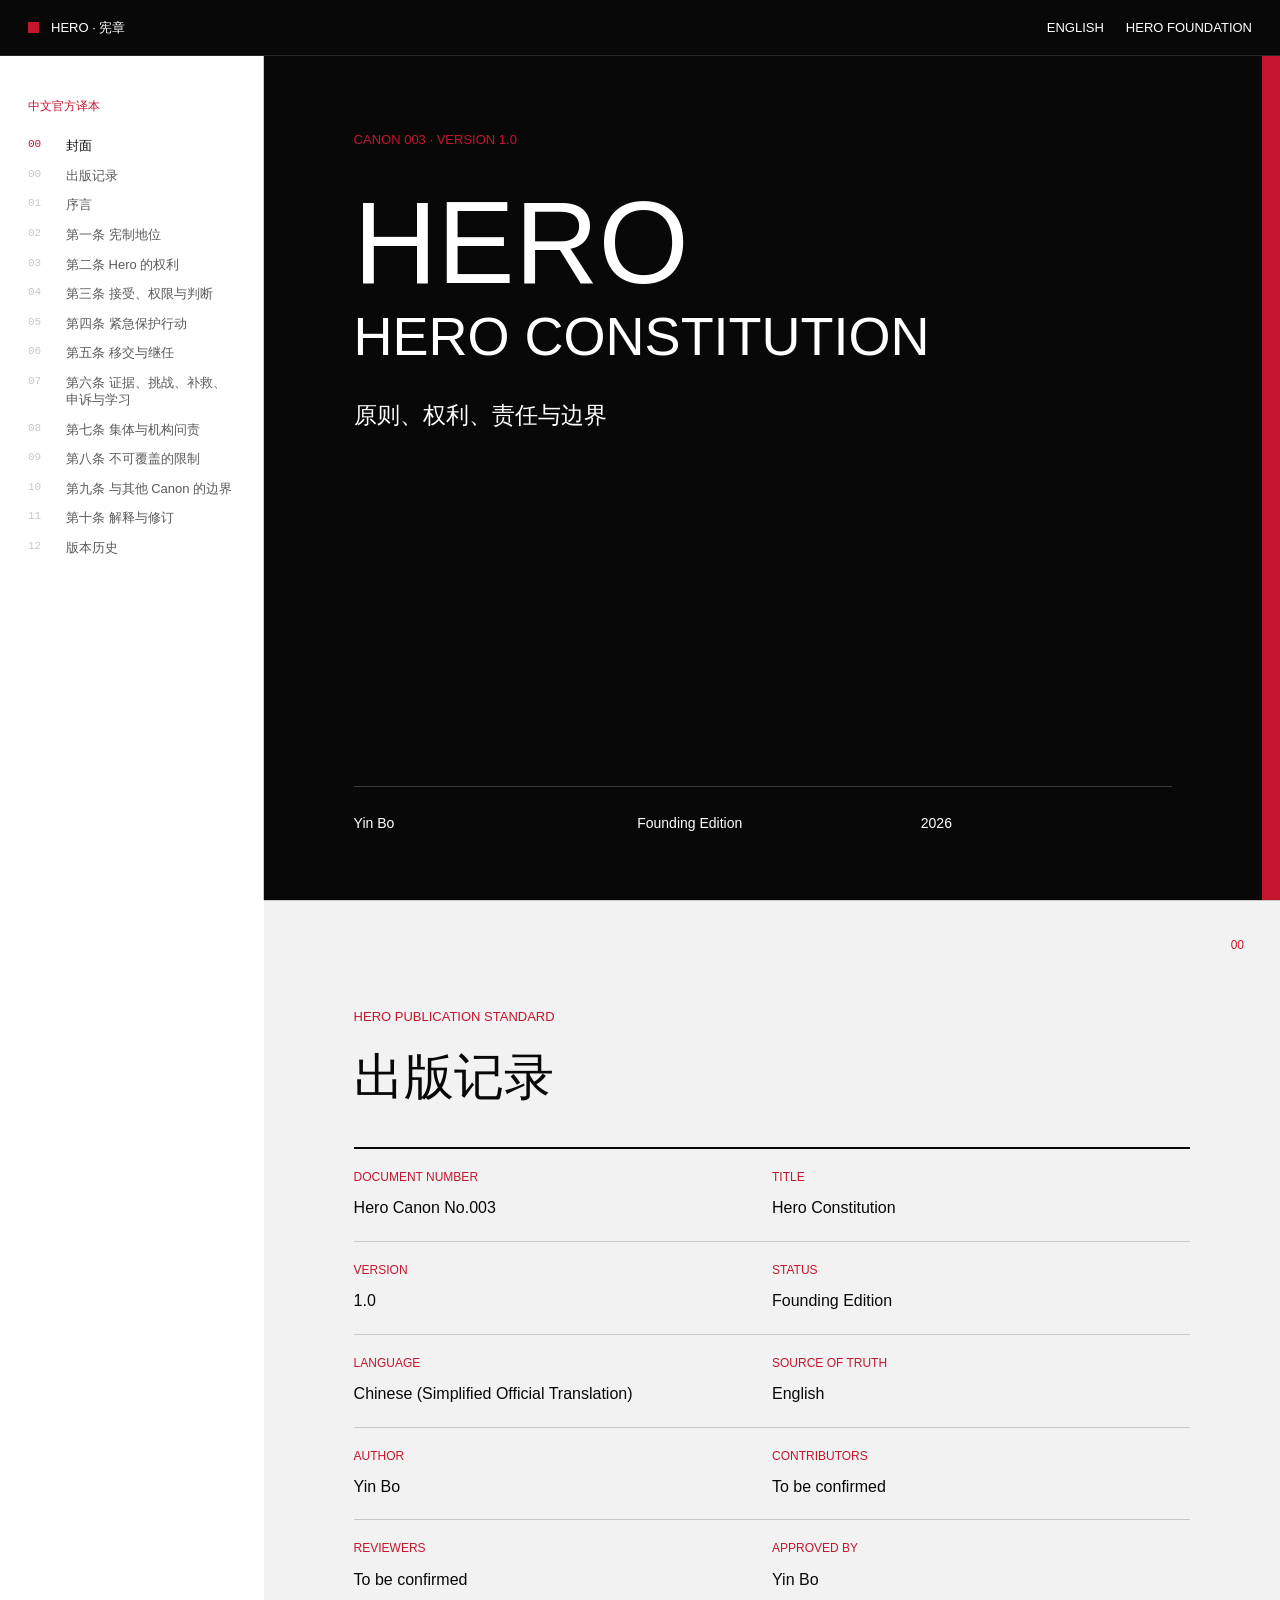
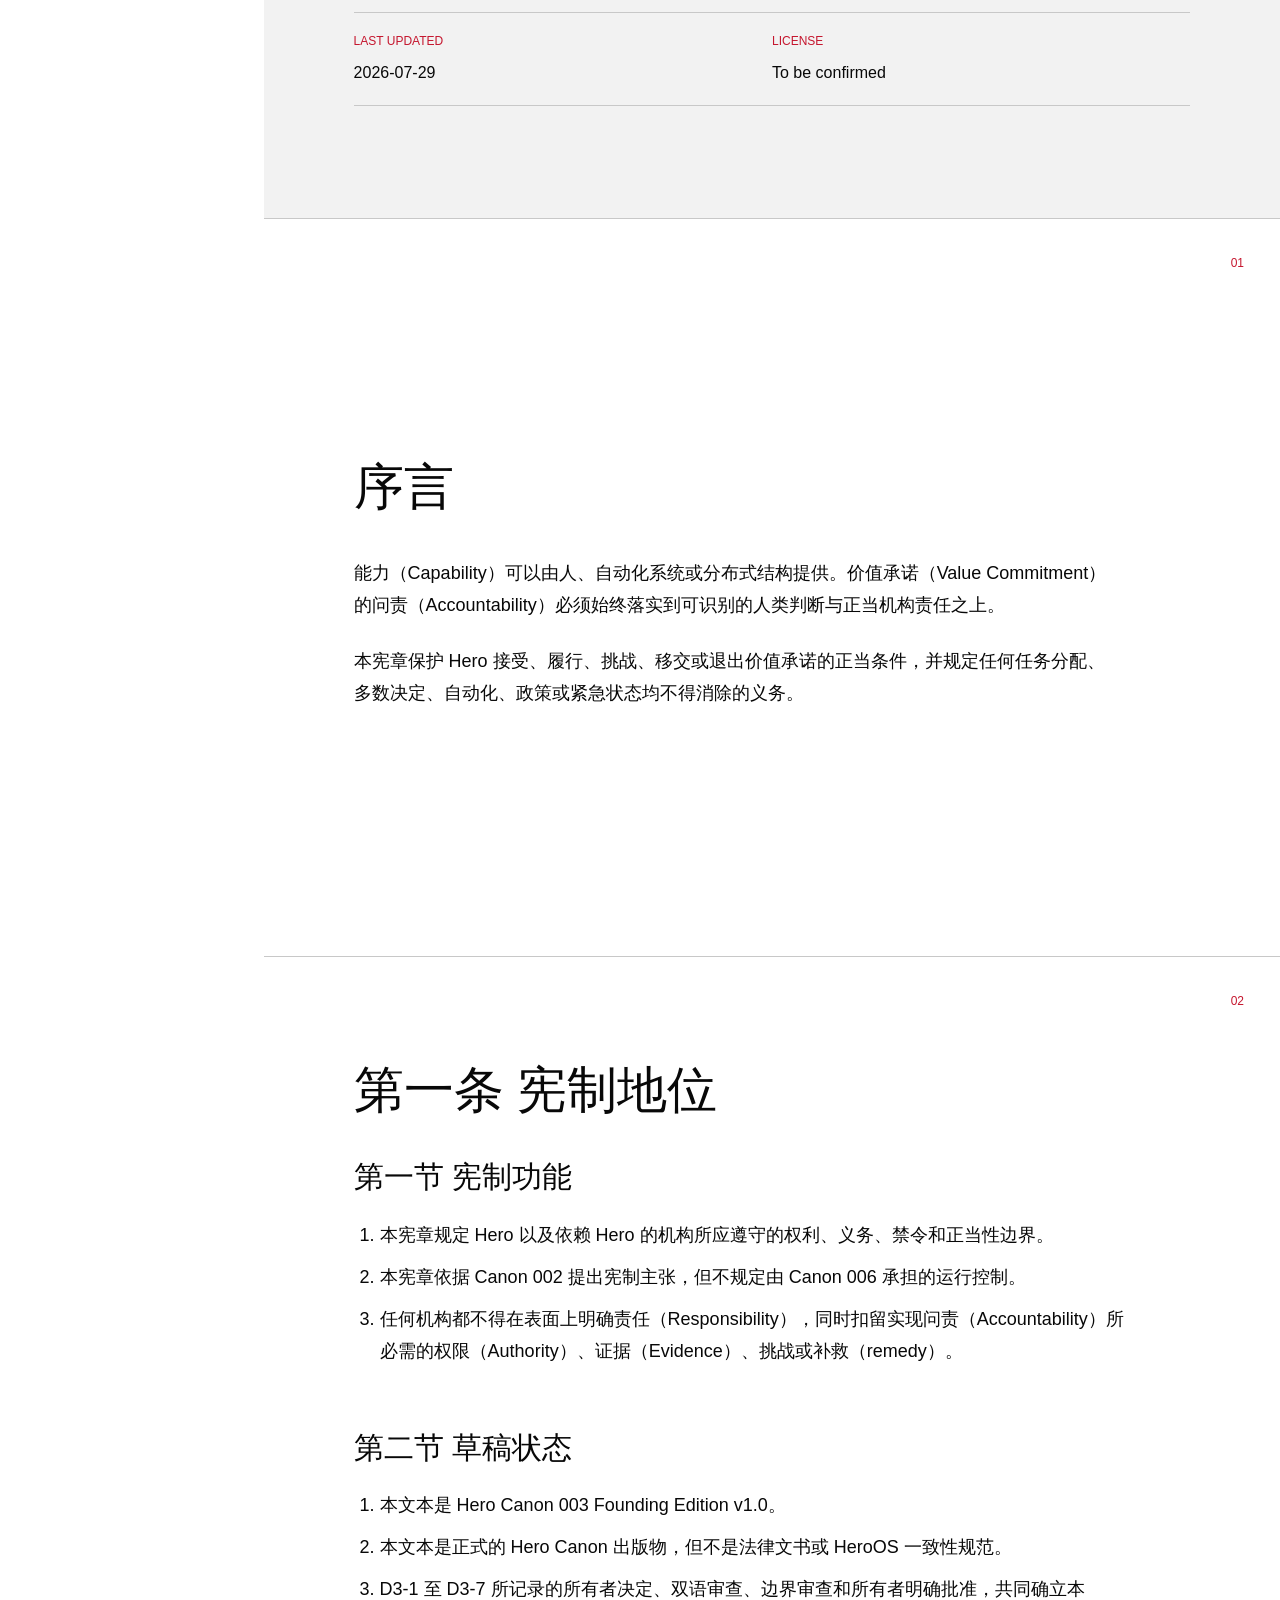
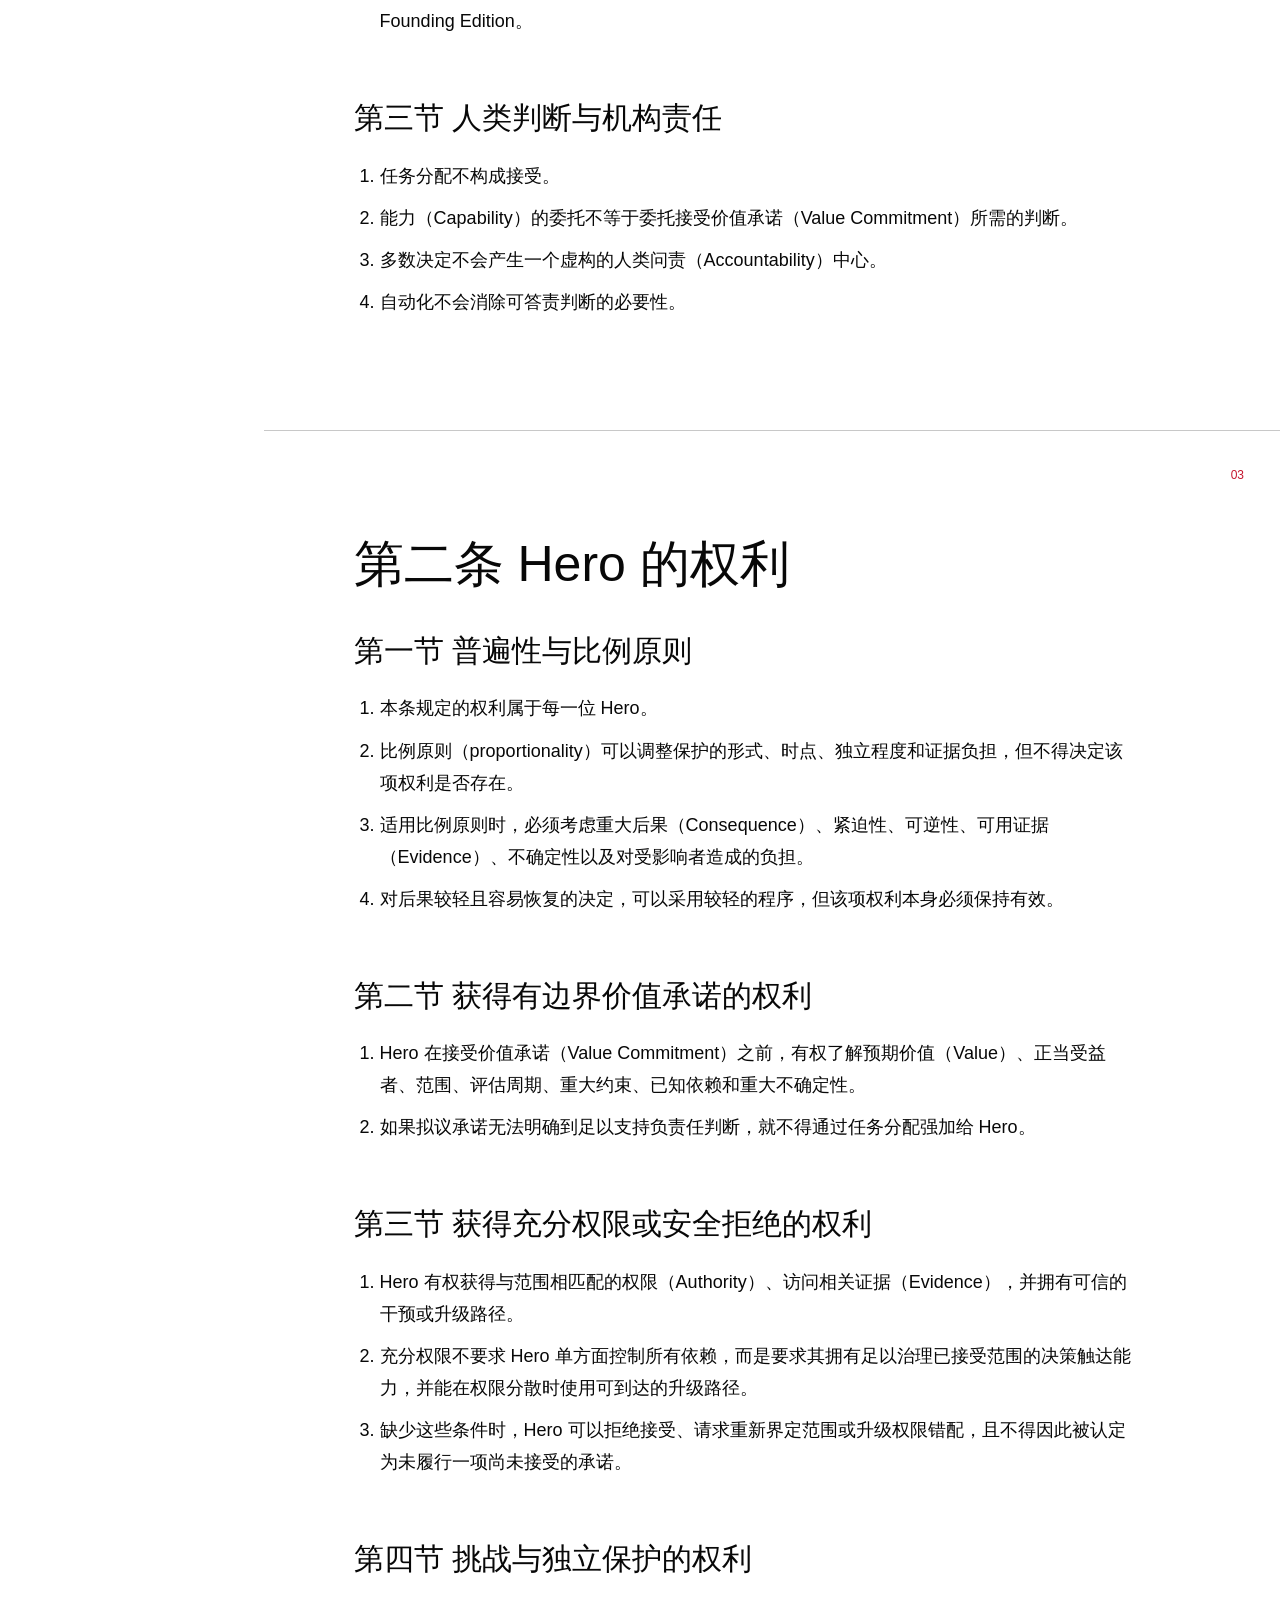
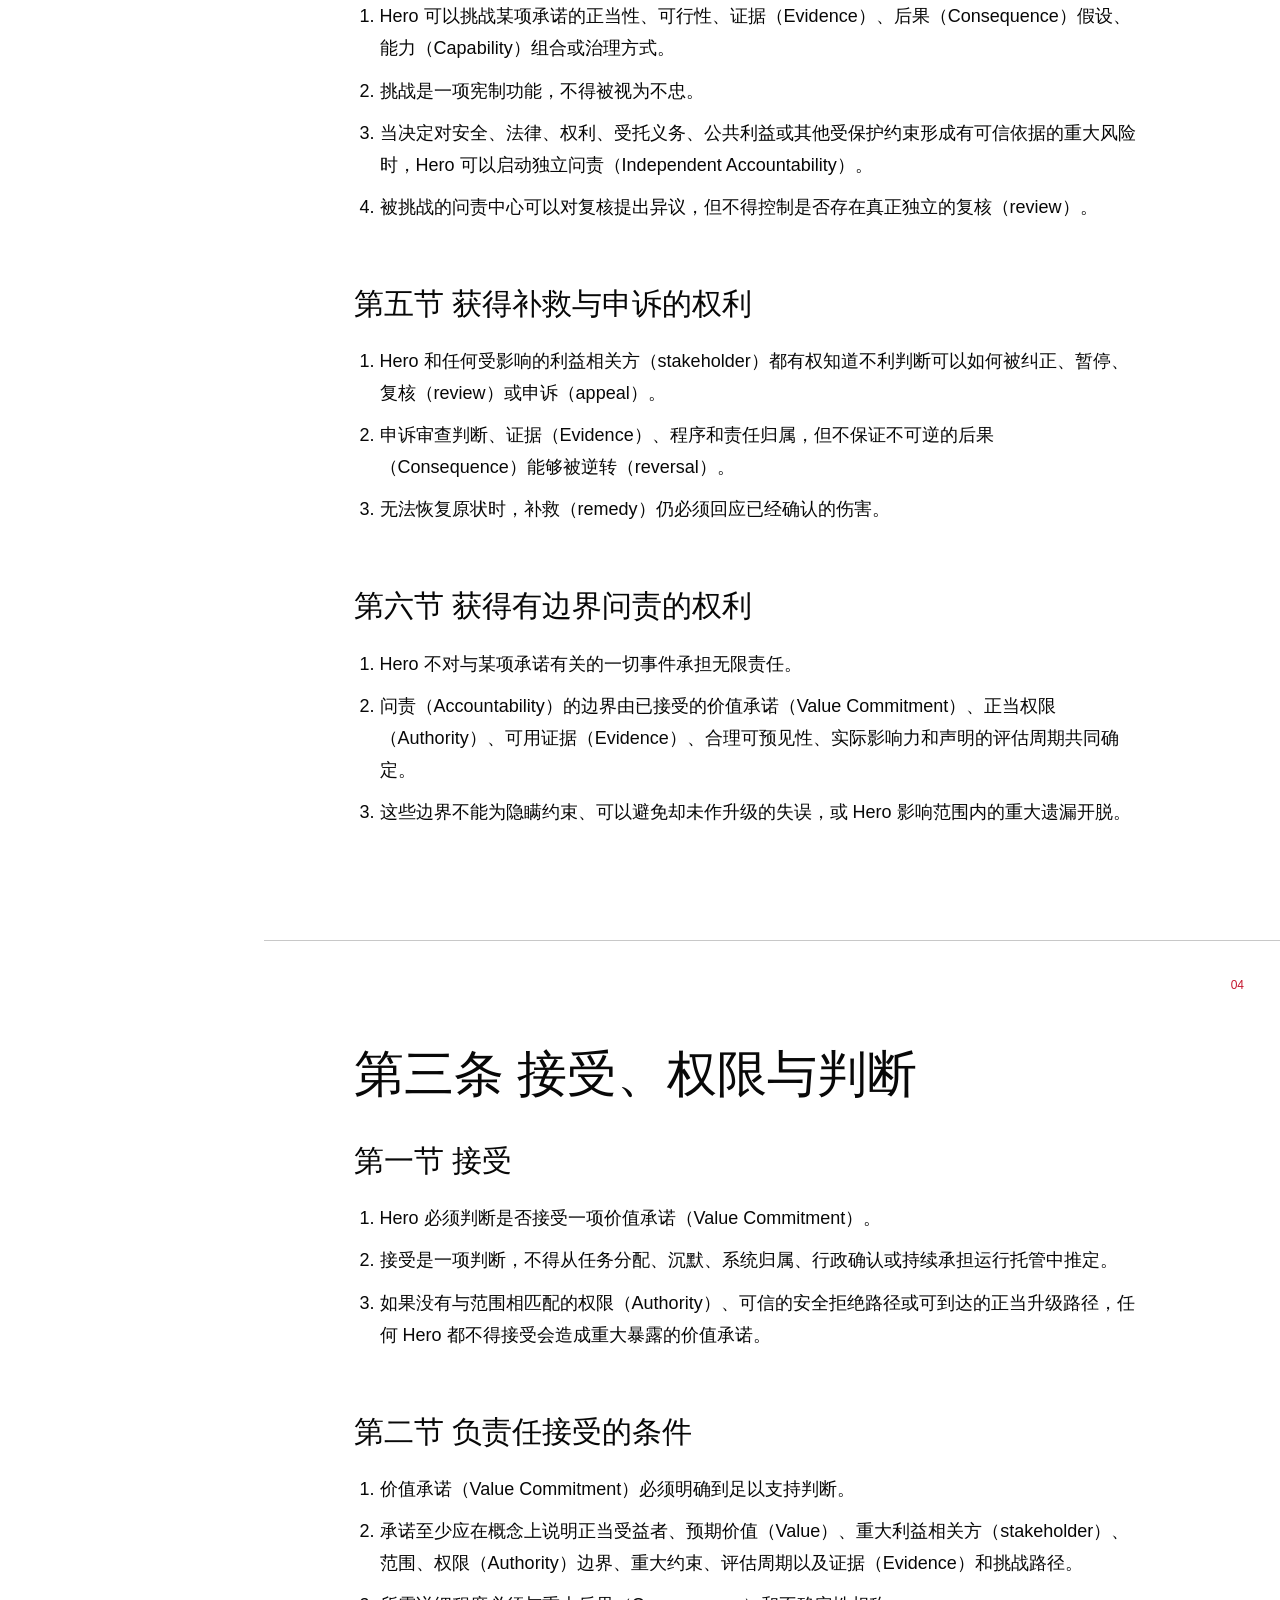
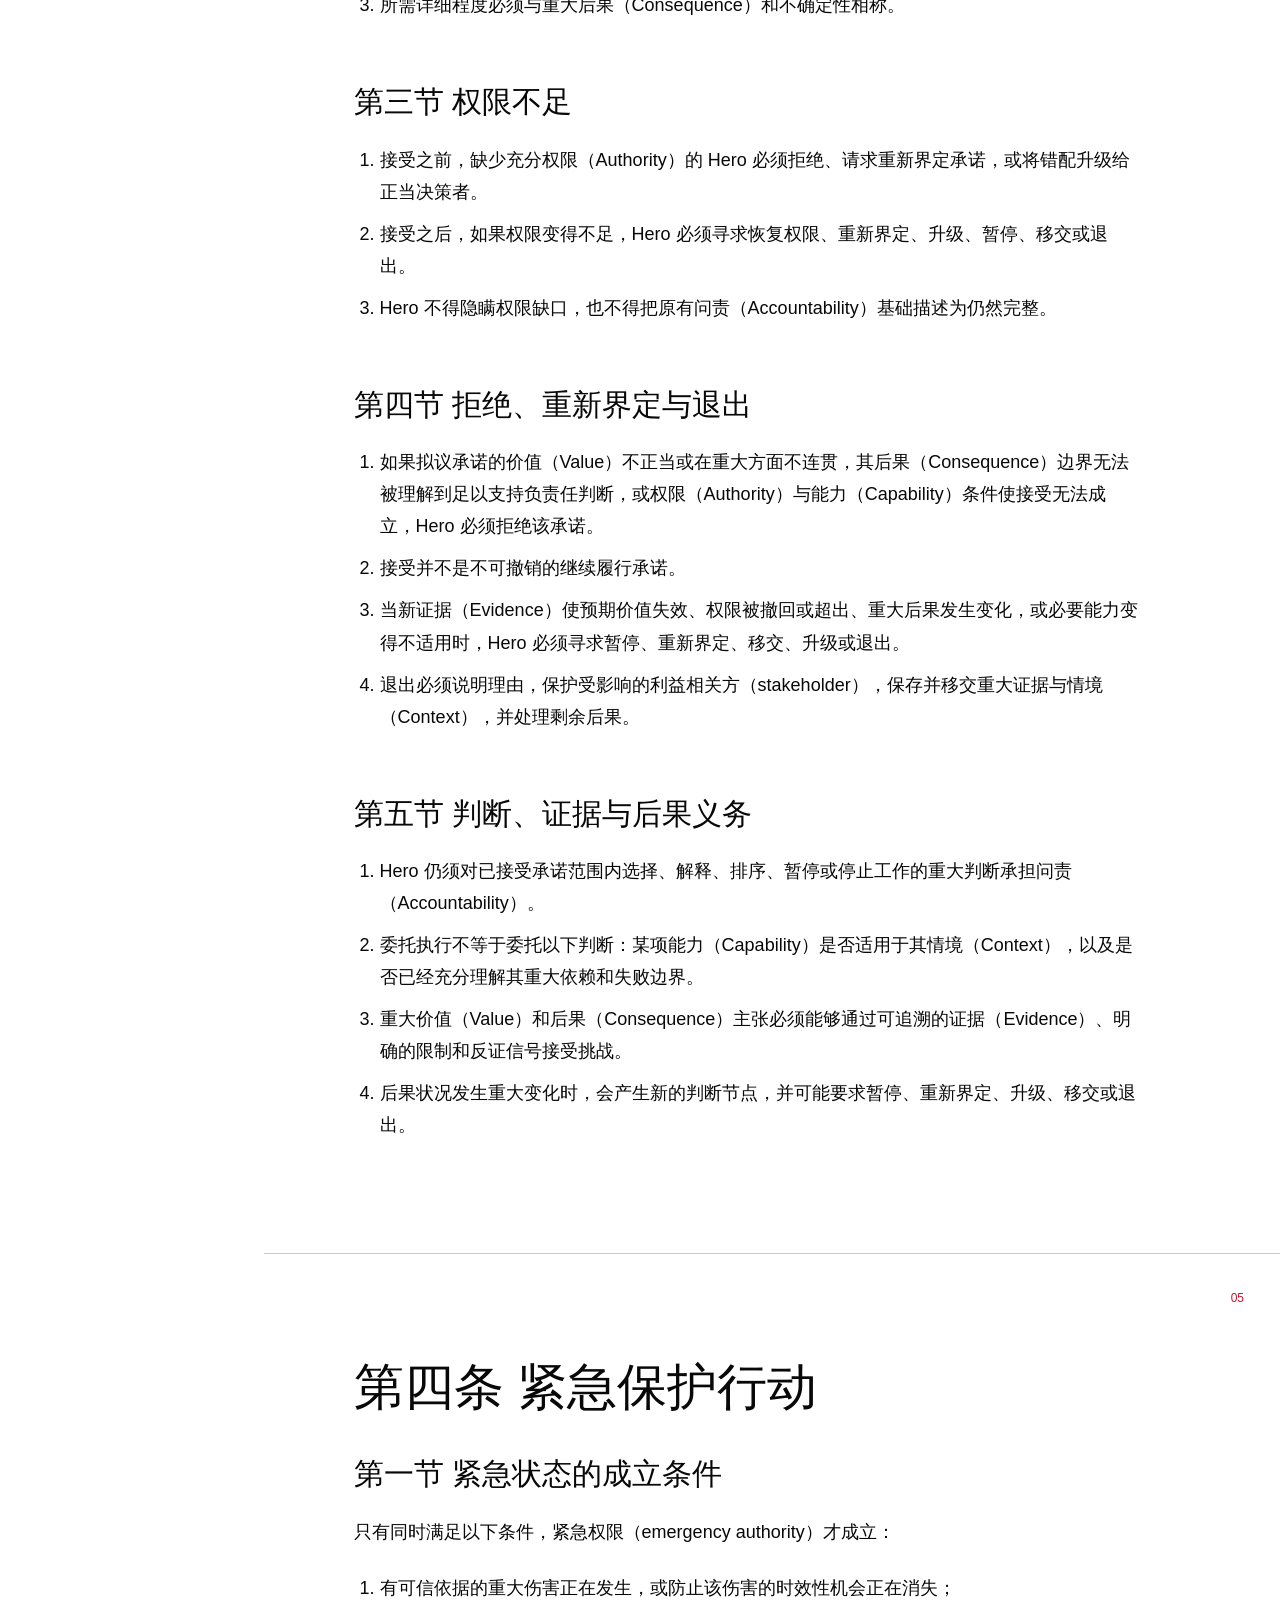
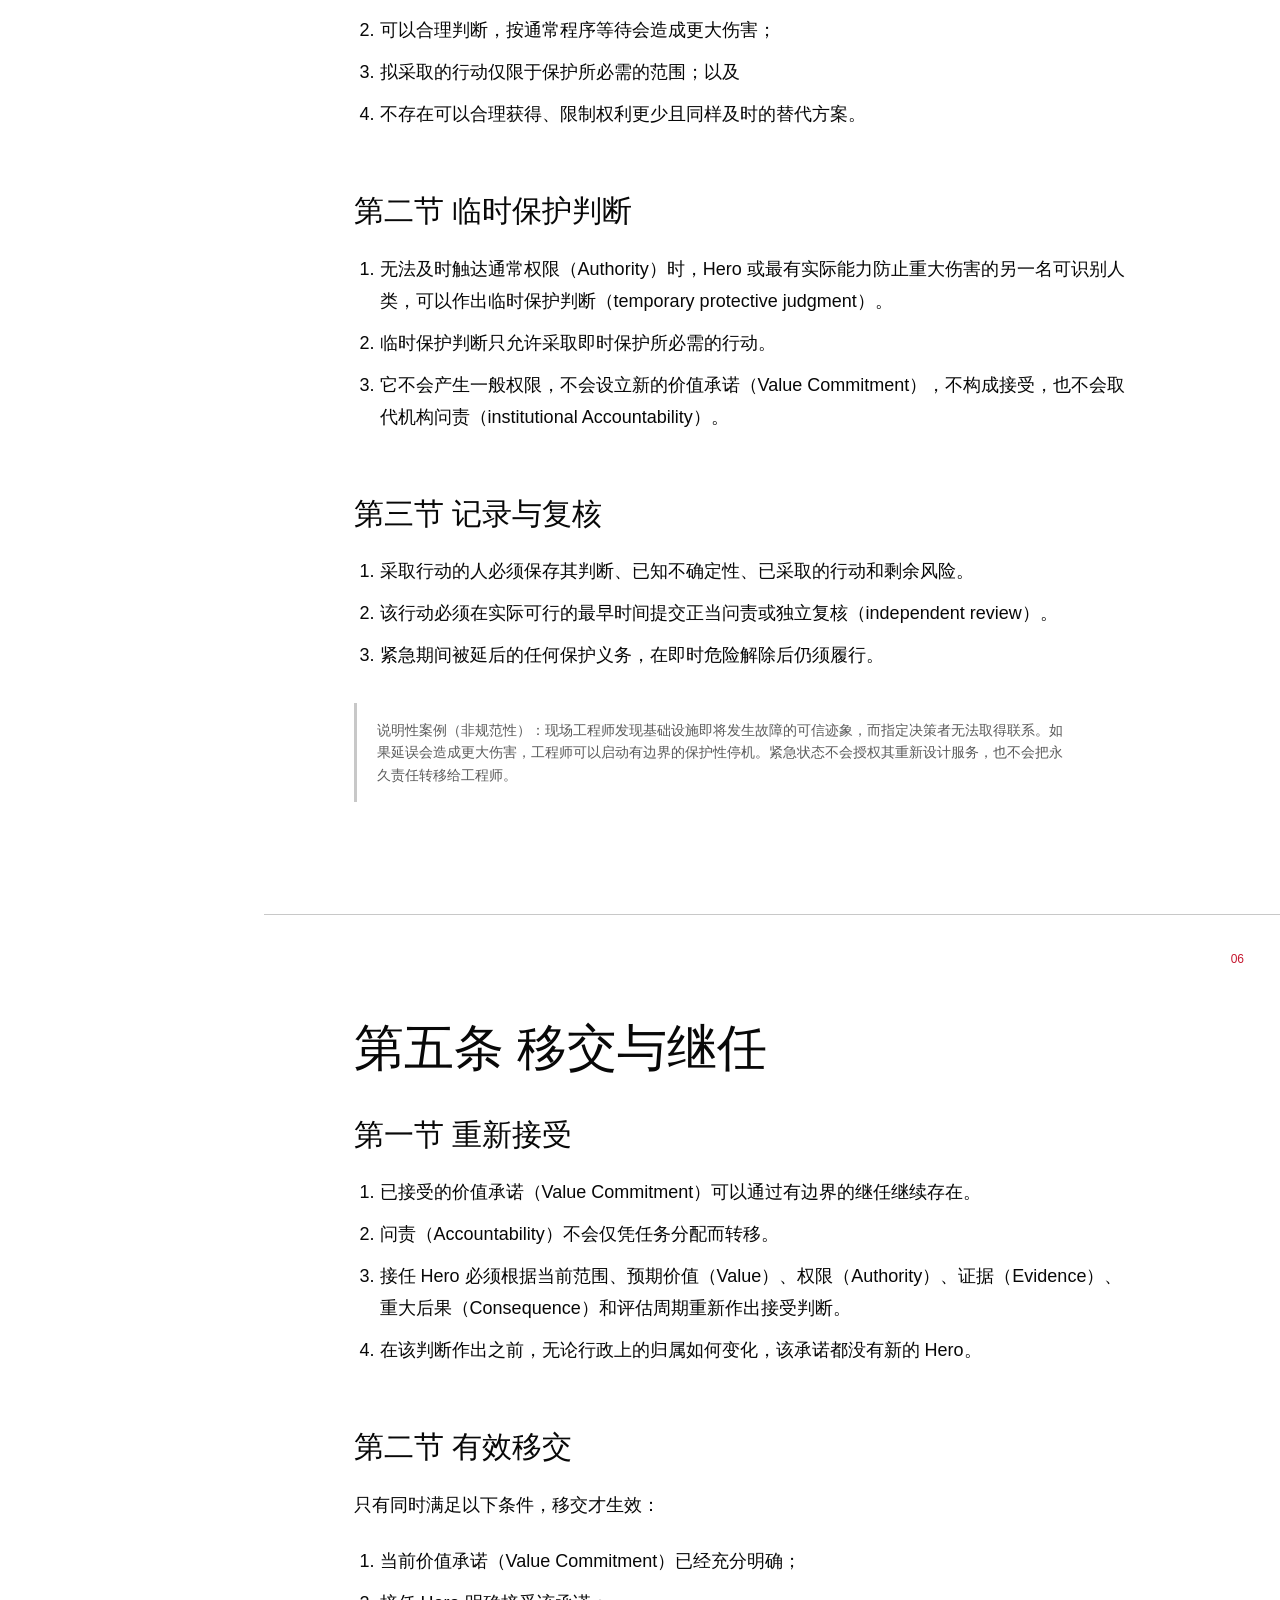
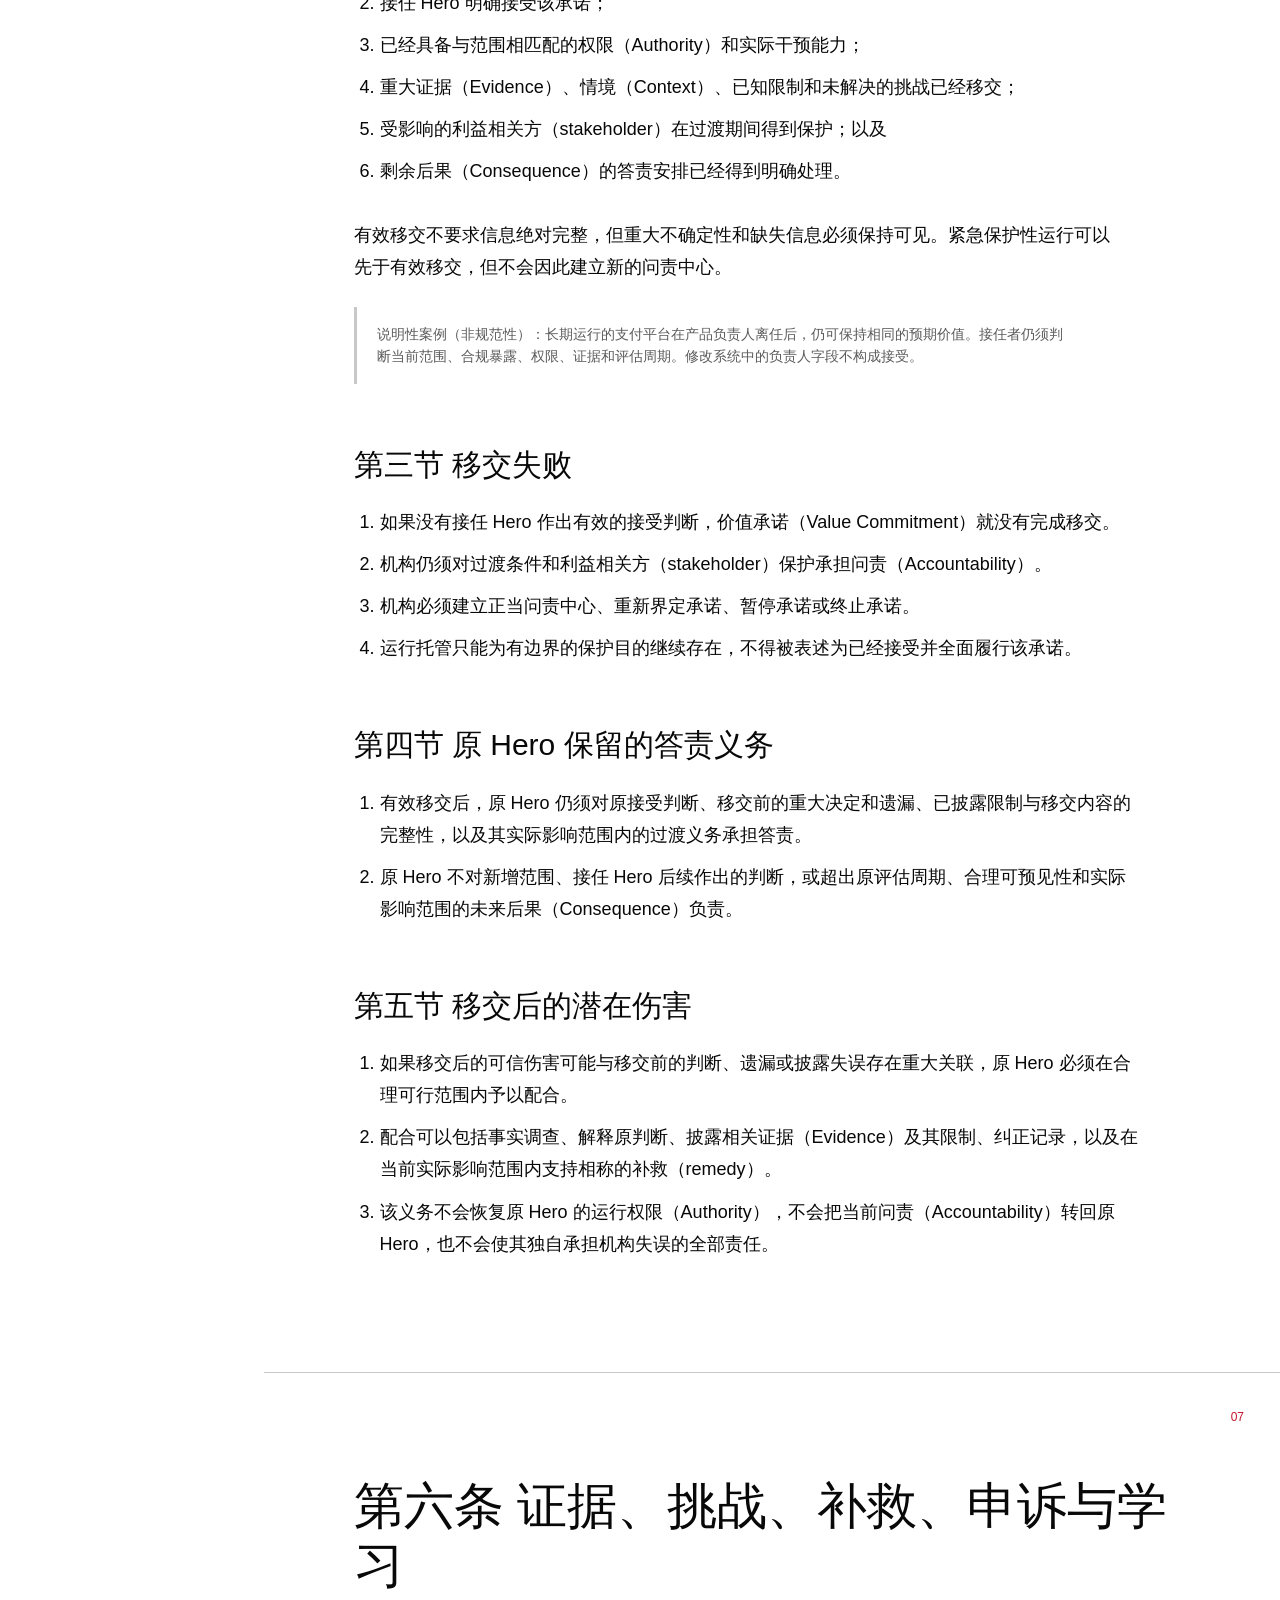
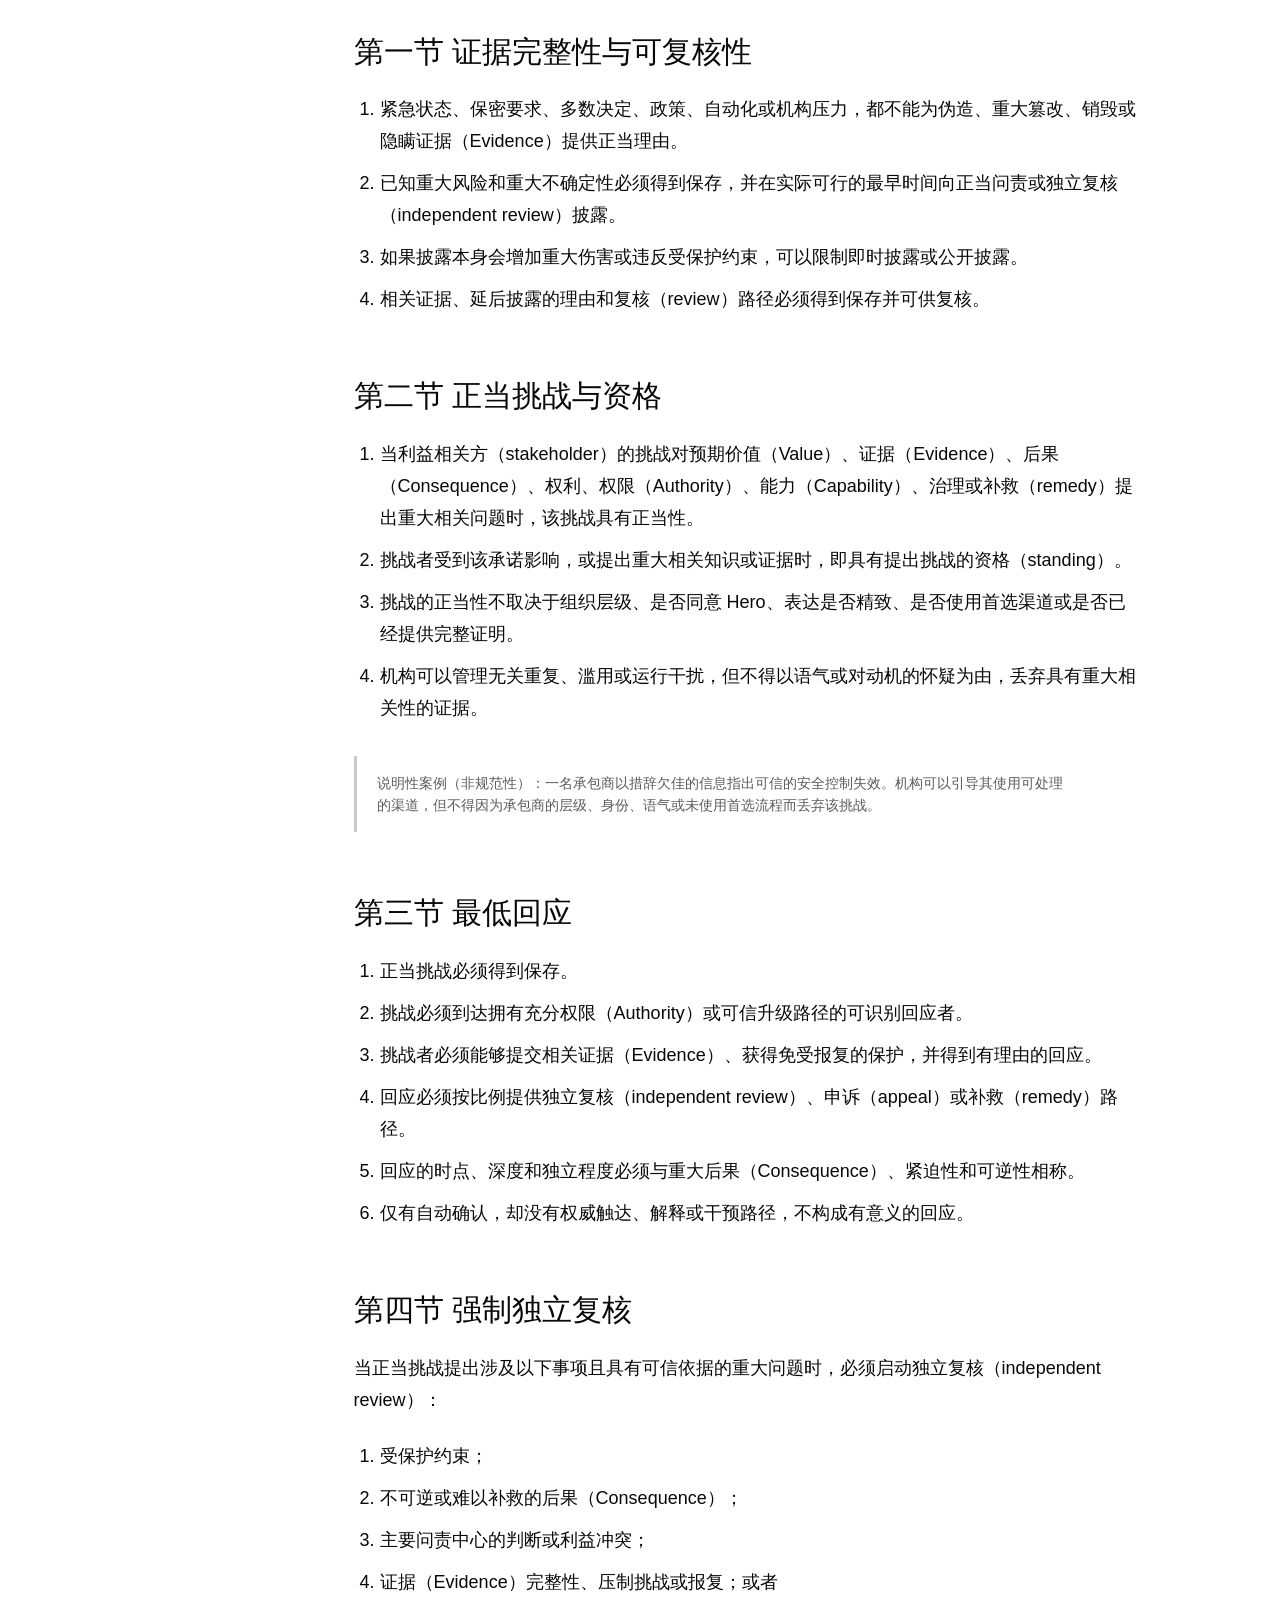
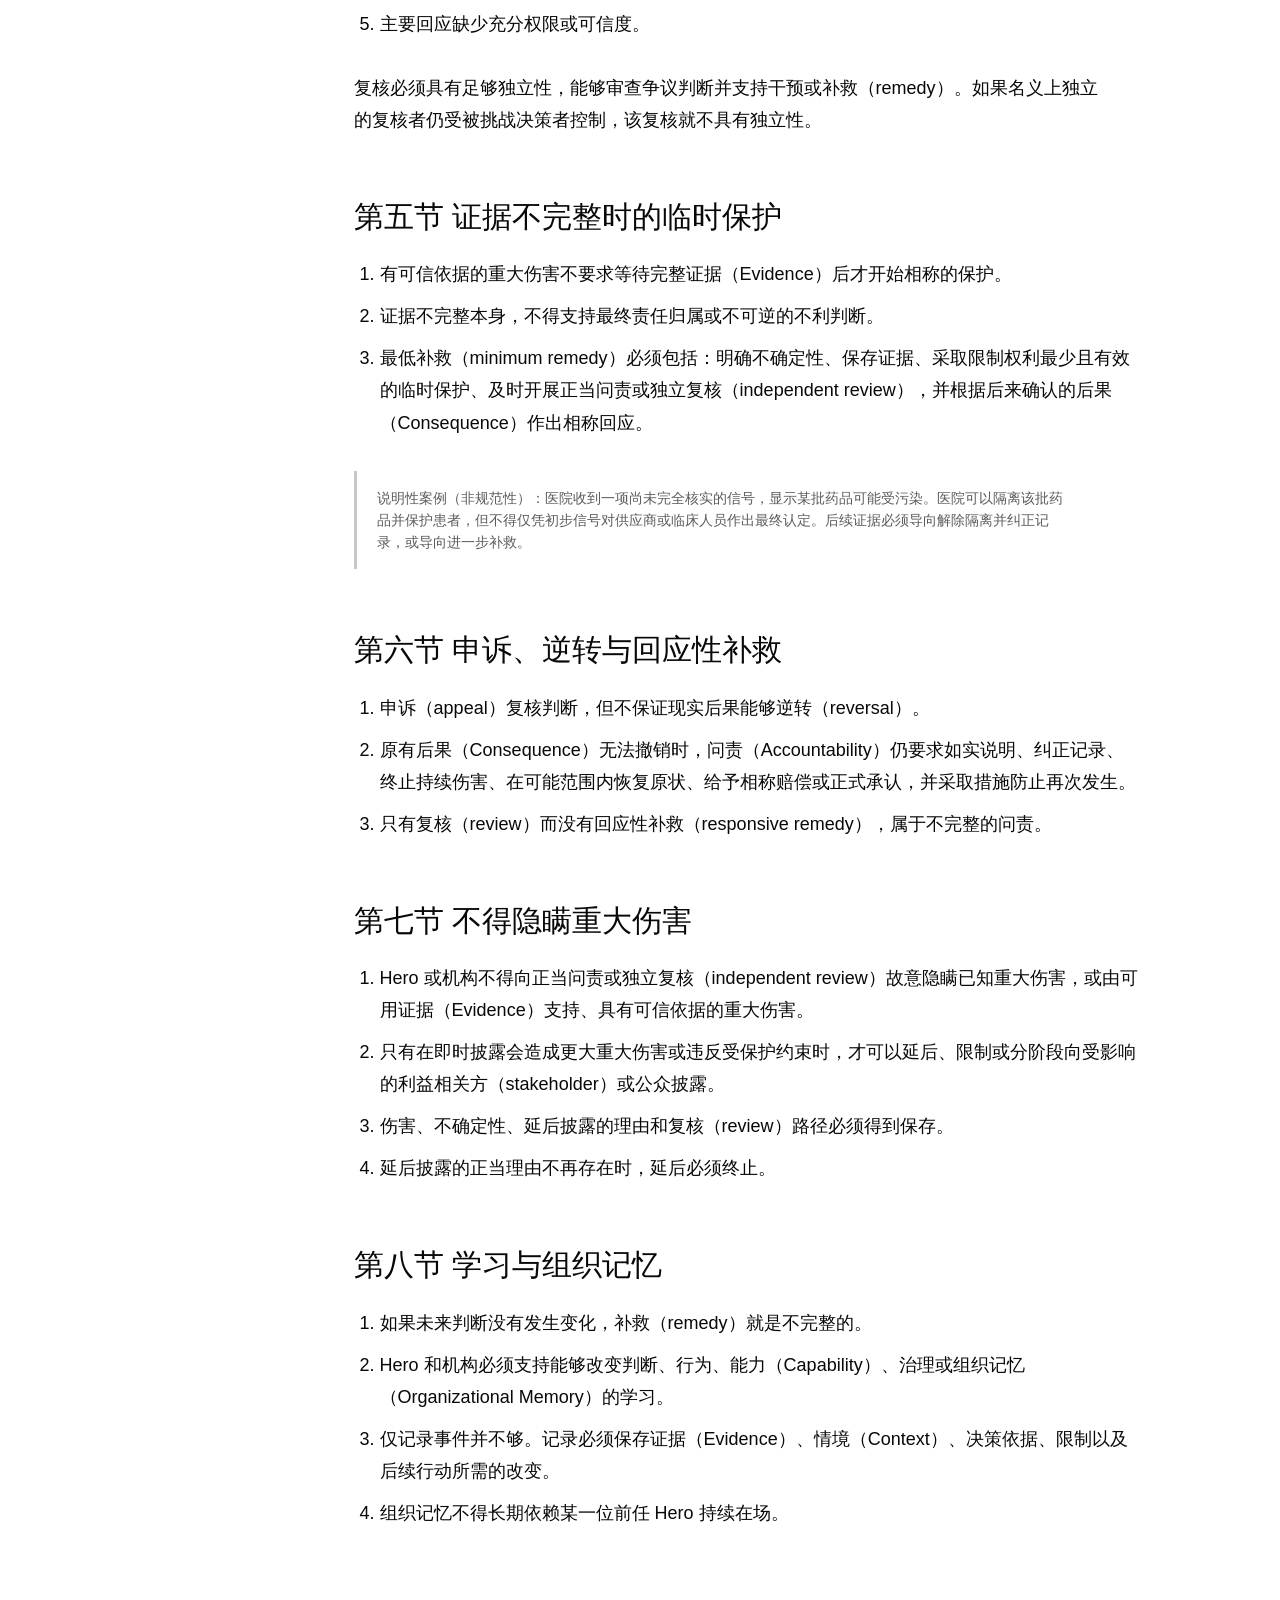
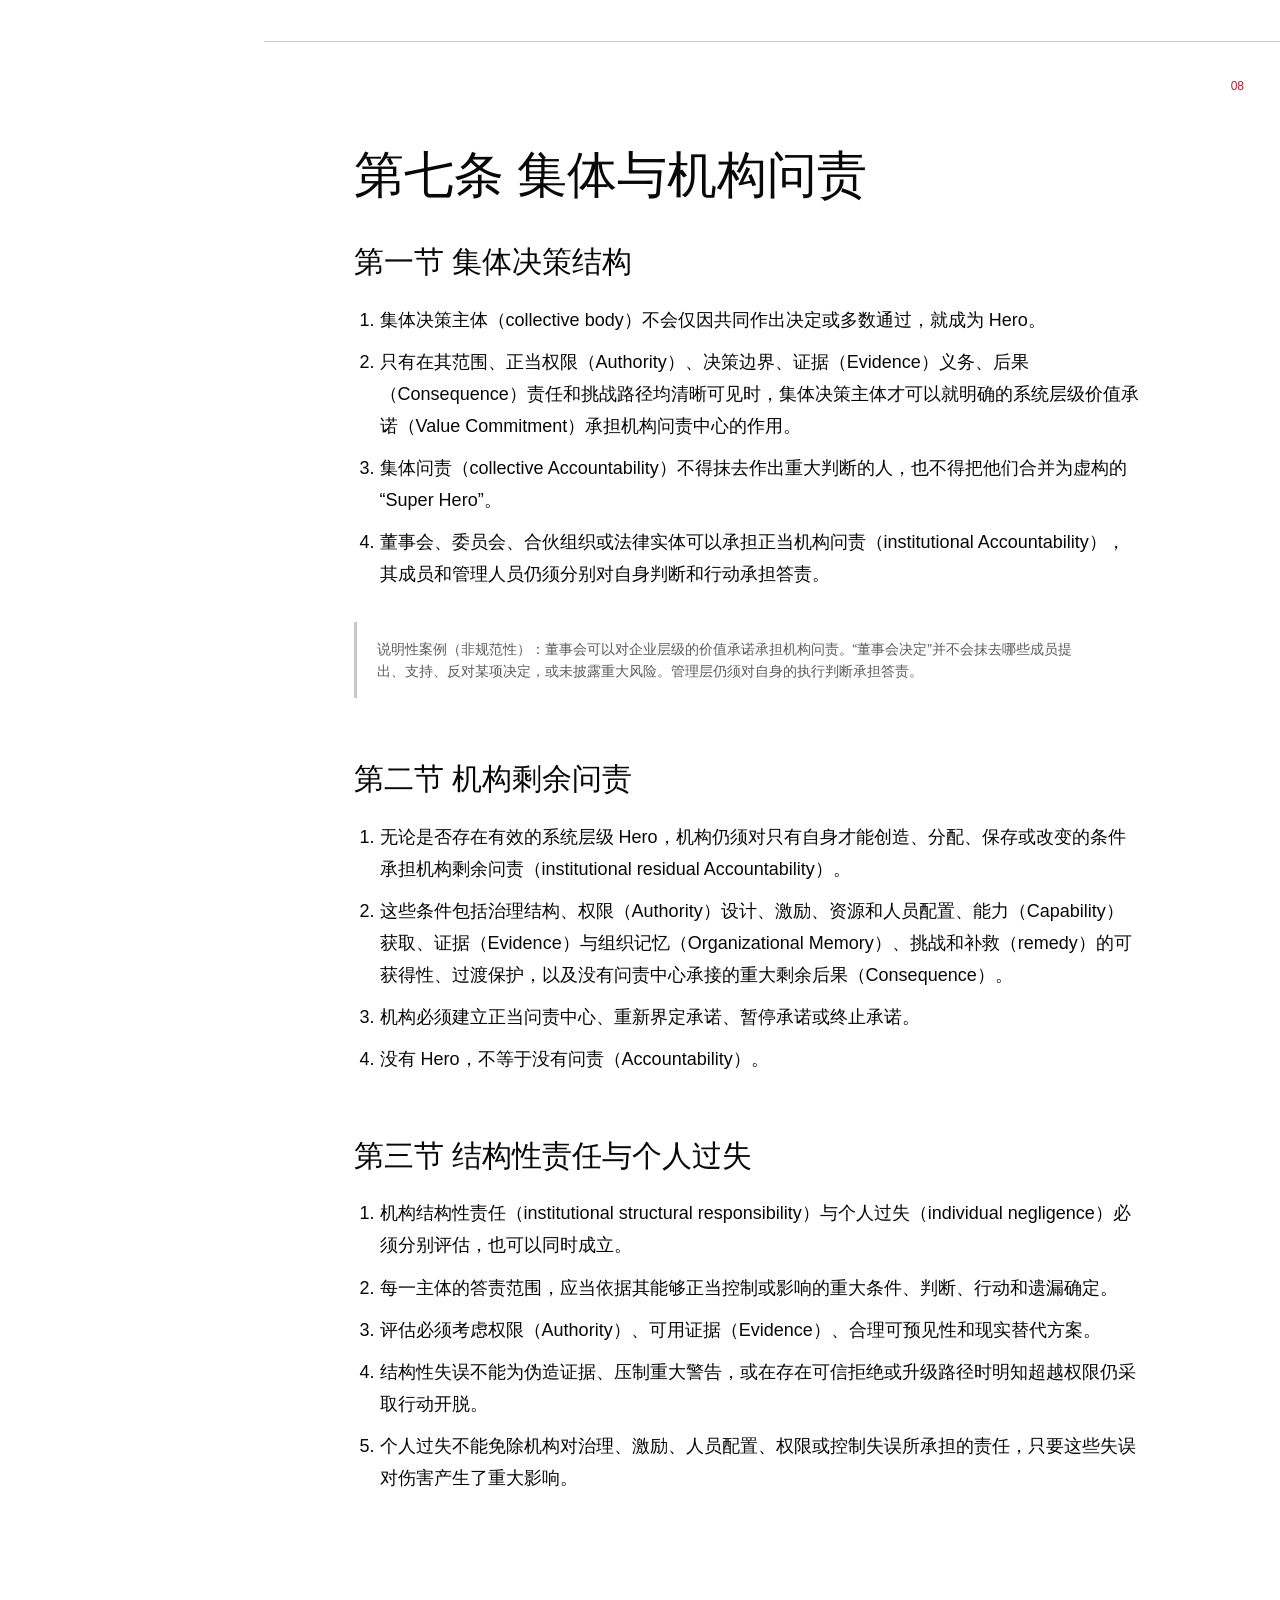
<file: 003-hero-constitution/zh-CN/index.html>
<!doctype html>
<html lang="zh-CN">
<head>
  <meta charset="utf-8">
  <meta name="viewport" content="width=device-width, initial-scale=1">
  <meta name="color-scheme" content="light">
  <meta name="description" content="原则、权利、责任与边界">
  <meta name="keywords" content="Hero 宪章, 人类问责, 组织宪章, AI 治理, 权利与责任, 机构正当性">
  <link rel="canonical" href="https://sheldonlc.github.io/hero-manifesto/003-hero-constitution/zh-CN/">
  <link rel="alternate" hreflang="en" href="https://sheldonlc.github.io/hero-manifesto/003-hero-constitution/en/">
  <meta property="og:type" content="article"><meta property="og:title" content="Hero 宪章"><meta property="og:description" content="面向 Hero 与机构的持久原则、权利、责任、禁令和正当性边界。"><meta property="og:url" content="https://sheldonlc.github.io/hero-manifesto/003-hero-constitution/zh-CN/">
  <title>Hero Canon 003 - Hero 宪章</title>
  <link rel="stylesheet" href="../../assets/hero-publication.css">
</head>
<body data-language="zh-CN">
  <div class="reading-progress" aria-hidden="true"></div>
  <header class="site-header">
    <a class="wordmark" href="../../index.html"><span class="wordmark-mark" aria-hidden="true"></span><span>HERO · 宪章</span></a>
    <nav class="header-links" aria-label="Edition navigation">
      <a href="../en/index.html">English</a>
      <a class="secondary-link" href="../../002-hero-foundation/zh-CN/index.html">Hero Foundation</a>
    </nav>
  </header>
  <div class="publication-shell">
    <aside class="toc" aria-label="Table of contents"><p class="toc-label">中文官方译本</p><ol><li><a href="#cover" data-index="00">封面</a></li><li><a href="#publication-record" data-index="00">出版记录</a></li><li><a href="#section-01" data-index="01">序言</a></li><li><a href="#section-02" data-index="02">第一条 宪制地位</a></li><li><a href="#section-03" data-index="03">第二条 Hero 的权利</a></li><li><a href="#section-04" data-index="04">第三条 接受、权限与判断</a></li><li><a href="#section-05" data-index="05">第四条 紧急保护行动</a></li><li><a href="#section-06" data-index="06">第五条 移交与继任</a></li><li><a href="#section-07" data-index="07">第六条 证据、挑战、补救、申诉与学习</a></li><li><a href="#section-08" data-index="08">第七条 集体与机构问责</a></li><li><a href="#section-09" data-index="09">第八条 不可覆盖的限制</a></li><li><a href="#section-10" data-index="10">第九条 与其他 Canon 的边界</a></li><li><a href="#section-11" data-index="11">第十条 解释与修订</a></li><li><a href="#section-12" data-index="12">版本历史</a></li></ol></aside>
    <main class="canon">
      <section class="canon-section cover-section" id="cover"><div class="cover-grid"><div class="cover-content"><div><p class="cover-canon">Canon 003 · Version 1.0</p><div class="cover-hero">HERO</div><h1 class="cover-title">HERO CONSTITUTION</h1><p class="cover-tagline">原则、权利、责任与边界</p></div><div class="cover-footer"><span>Yin Bo</span><span>Founding Edition</span><span>2026</span></div></div><div class="cover-rule"></div></div></section>
      <section class="canon-section metadata-section" id="publication-record"><span class="section-index">00</span><div class="section-inner"><p class="section-kicker">Hero Publication Standard</p><h2 class="section-title">出版记录</h2><dl class="metadata-grid"><div><dt>Document Number</dt><dd>Hero Canon No.003</dd></div><div><dt>Title</dt><dd>Hero Constitution</dd></div><div><dt>Version</dt><dd>1.0</dd></div><div><dt>Status</dt><dd>Founding Edition</dd></div><div><dt>Language</dt><dd>Chinese (Simplified Official Translation)</dd></div><div><dt>Source of Truth</dt><dd>English</dd></div><div><dt>Author</dt><dd>Yin Bo</dd></div><div><dt>Contributors</dt><dd>To be confirmed</dd></div><div><dt>Reviewers</dt><dd>To be confirmed</dd></div><div><dt>Approved By</dt><dd>Yin Bo</dd></div><div><dt>Last Updated</dt><dd>2026-07-29</dd></div><div><dt>License</dt><dd>To be confirmed</dd></div></dl></div></section>
      <section class="canon-section" id="section-01" data-title="序言"><span class="section-index">01</span><div class="section-inner"><h2 class="section-title">序言</h2><div class="section-body"><p>能力（Capability）可以由人、自动化系统或分布式结构提供。价值承诺（Value Commitment）的问责（Accountability）必须始终落实到可识别的人类判断与正当机构责任之上。</p>
<p>本宪章保护 Hero 接受、履行、挑战、移交或退出价值承诺的正当条件，并规定任何任务分配、多数决定、自动化、政策或紧急状态均不得消除的义务。</p>
</div></div></section>
<section class="canon-section" id="section-02" data-title="第一条 宪制地位"><span class="section-index">02</span><div class="section-inner"><h2 class="section-title">第一条 宪制地位</h2><div class="section-body"><h3>第一节 宪制功能</h3>
<ol>
<li>本宪章规定 Hero 以及依赖 Hero 的机构所应遵守的权利、义务、禁令和正当性边界。</li>
<li>本宪章依据 Canon 002 提出宪制主张，但不规定由 Canon 006 承担的运行控制。</li>
<li>任何机构都不得在表面上明确责任（Responsibility），同时扣留实现问责（Accountability）所必需的权限（Authority）、证据（Evidence）、挑战或补救（remedy）。</li>
</ol>
<h3>第二节 草稿状态</h3>
<ol>
<li>本文本是 Hero Canon 003 Founding Edition v1.0。</li>
<li>本文本是正式的 Hero Canon 出版物，但不是法律文书或 HeroOS 一致性规范。</li>
<li>D3-1 至 D3-7 所记录的所有者决定、双语审查、边界审查和所有者明确批准，共同确立本 Founding Edition。</li>
</ol>
<h3>第三节 人类判断与机构责任</h3>
<ol>
<li>任务分配不构成接受。</li>
<li>能力（Capability）的委托不等于委托接受价值承诺（Value Commitment）所需的判断。</li>
<li>多数决定不会产生一个虚构的人类问责（Accountability）中心。</li>
<li>自动化不会消除可答责判断的必要性。</li>
</ol>
</div></div></section>
<section class="canon-section" id="section-03" data-title="第二条 Hero 的权利"><span class="section-index">03</span><div class="section-inner"><h2 class="section-title">第二条 Hero 的权利</h2><div class="section-body"><h3>第一节 普遍性与比例原则</h3>
<ol>
<li>本条规定的权利属于每一位 Hero。</li>
<li>比例原则（proportionality）可以调整保护的形式、时点、独立程度和证据负担，但不得决定该项权利是否存在。</li>
<li>适用比例原则时，必须考虑重大后果（Consequence）、紧迫性、可逆性、可用证据（Evidence）、不确定性以及对受影响者造成的负担。</li>
<li>对后果较轻且容易恢复的决定，可以采用较轻的程序，但该项权利本身必须保持有效。</li>
</ol>
<h3>第二节 获得有边界价值承诺的权利</h3>
<ol>
<li>Hero 在接受价值承诺（Value Commitment）之前，有权了解预期价值（Value）、正当受益者、范围、评估周期、重大约束、已知依赖和重大不确定性。</li>
<li>如果拟议承诺无法明确到足以支持负责任判断，就不得通过任务分配强加给 Hero。</li>
</ol>
<h3>第三节 获得充分权限或安全拒绝的权利</h3>
<ol>
<li>Hero 有权获得与范围相匹配的权限（Authority）、访问相关证据（Evidence），并拥有可信的干预或升级路径。</li>
<li>充分权限不要求 Hero 单方面控制所有依赖，而是要求其拥有足以治理已接受范围的决策触达能力，并能在权限分散时使用可到达的升级路径。</li>
<li>缺少这些条件时，Hero 可以拒绝接受、请求重新界定范围或升级权限错配，且不得因此被认定为未履行一项尚未接受的承诺。</li>
</ol>
<h3>第四节 挑战与独立保护的权利</h3>
<ol>
<li>Hero 可以挑战某项承诺的正当性、可行性、证据（Evidence）、后果（Consequence）假设、能力（Capability）组合或治理方式。</li>
<li>挑战是一项宪制功能，不得被视为不忠。</li>
<li>当决定对安全、法律、权利、受托义务、公共利益或其他受保护约束形成有可信依据的重大风险时，Hero 可以启动独立问责（Independent Accountability）。</li>
<li>被挑战的问责中心可以对复核提出异议，但不得控制是否存在真正独立的复核（review）。</li>
</ol>
<h3>第五节 获得补救与申诉的权利</h3>
<ol>
<li>Hero 和任何受影响的利益相关方（stakeholder）都有权知道不利判断可以如何被纠正、暂停、复核（review）或申诉（appeal）。</li>
<li>申诉审查判断、证据（Evidence）、程序和责任归属，但不保证不可逆的后果（Consequence）能够被逆转（reversal）。</li>
<li>无法恢复原状时，补救（remedy）仍必须回应已经确认的伤害。</li>
</ol>
<h3>第六节 获得有边界问责的权利</h3>
<ol>
<li>Hero 不对与某项承诺有关的一切事件承担无限责任。</li>
<li>问责（Accountability）的边界由已接受的价值承诺（Value Commitment）、正当权限（Authority）、可用证据（Evidence）、合理可预见性、实际影响力和声明的评估周期共同确定。</li>
<li>这些边界不能为隐瞒约束、可以避免却未作升级的失误，或 Hero 影响范围内的重大遗漏开脱。</li>
</ol>
</div></div></section>
<section class="canon-section" id="section-04" data-title="第三条 接受、权限与判断"><span class="section-index">04</span><div class="section-inner"><h2 class="section-title">第三条 接受、权限与判断</h2><div class="section-body"><h3>第一节 接受</h3>
<ol>
<li>Hero 必须判断是否接受一项价值承诺（Value Commitment）。</li>
<li>接受是一项判断，不得从任务分配、沉默、系统归属、行政确认或持续承担运行托管中推定。</li>
<li>如果没有与范围相匹配的权限（Authority）、可信的安全拒绝路径或可到达的正当升级路径，任何 Hero 都不得接受会造成重大暴露的价值承诺。</li>
</ol>
<h3>第二节 负责任接受的条件</h3>
<ol>
<li>价值承诺（Value Commitment）必须明确到足以支持判断。</li>
<li>承诺至少应在概念上说明正当受益者、预期价值（Value）、重大利益相关方（stakeholder）、范围、权限（Authority）边界、重大约束、评估周期以及证据（Evidence）和挑战路径。</li>
<li>所需详细程度必须与重大后果（Consequence）和不确定性相称。</li>
</ol>
<h3>第三节 权限不足</h3>
<ol>
<li>接受之前，缺少充分权限（Authority）的 Hero 必须拒绝、请求重新界定承诺，或将错配升级给正当决策者。</li>
<li>接受之后，如果权限变得不足，Hero 必须寻求恢复权限、重新界定、升级、暂停、移交或退出。</li>
<li>Hero 不得隐瞒权限缺口，也不得把原有问责（Accountability）基础描述为仍然完整。</li>
</ol>
<h3>第四节 拒绝、重新界定与退出</h3>
<ol>
<li>如果拟议承诺的价值（Value）不正当或在重大方面不连贯，其后果（Consequence）边界无法被理解到足以支持负责任判断，或权限（Authority）与能力（Capability）条件使接受无法成立，Hero 必须拒绝该承诺。</li>
<li>接受并不是不可撤销的继续履行承诺。</li>
<li>当新证据（Evidence）使预期价值失效、权限被撤回或超出、重大后果发生变化，或必要能力变得不适用时，Hero 必须寻求暂停、重新界定、移交、升级或退出。</li>
<li>退出必须说明理由，保护受影响的利益相关方（stakeholder），保存并移交重大证据与情境（Context），并处理剩余后果。</li>
</ol>
<h3>第五节 判断、证据与后果义务</h3>
<ol>
<li>Hero 仍须对已接受承诺范围内选择、解释、排序、暂停或停止工作的重大判断承担问责（Accountability）。</li>
<li>委托执行不等于委托以下判断：某项能力（Capability）是否适用于其情境（Context），以及是否已经充分理解其重大依赖和失败边界。</li>
<li>重大价值（Value）和后果（Consequence）主张必须能够通过可追溯的证据（Evidence）、明确的限制和反证信号接受挑战。</li>
<li>后果状况发生重大变化时，会产生新的判断节点，并可能要求暂停、重新界定、升级、移交或退出。</li>
</ol>
</div></div></section>
<section class="canon-section" id="section-05" data-title="第四条 紧急保护行动"><span class="section-index">05</span><div class="section-inner"><h2 class="section-title">第四条 紧急保护行动</h2><div class="section-body"><h3>第一节 紧急状态的成立条件</h3>
<p>只有同时满足以下条件，紧急权限（emergency authority）才成立：</p>
<ol>
<li>有可信依据的重大伤害正在发生，或防止该伤害的时效性机会正在消失；</li>
<li>可以合理判断，按通常程序等待会造成更大伤害；</li>
<li>拟采取的行动仅限于保护所必需的范围；以及</li>
<li>不存在可以合理获得、限制权利更少且同样及时的替代方案。</li>
</ol>
<h3>第二节 临时保护判断</h3>
<ol>
<li>无法及时触达通常权限（Authority）时，Hero 或最有实际能力防止重大伤害的另一名可识别人类，可以作出临时保护判断（temporary protective judgment）。</li>
<li>临时保护判断只允许采取即时保护所必需的行动。</li>
<li>它不会产生一般权限，不会设立新的价值承诺（Value Commitment），不构成接受，也不会取代机构问责（institutional Accountability）。</li>
</ol>
<h3>第三节 记录与复核</h3>
<ol>
<li>采取行动的人必须保存其判断、已知不确定性、已采取的行动和剩余风险。</li>
<li>该行动必须在实际可行的最早时间提交正当问责或独立复核（independent review）。</li>
<li>紧急期间被延后的任何保护义务，在即时危险解除后仍须履行。</li>
</ol>
<p><small><em>说明性案例（非规范性）：现场工程师发现基础设施即将发生故障的可信迹象，而指定决策者无法取得联系。如果延误会造成更大伤害，工程师可以启动有边界的保护性停机。紧急状态不会授权其重新设计服务，也不会把永久责任转移给工程师。</em></small></p>
</div></div></section>
<section class="canon-section" id="section-06" data-title="第五条 移交与继任"><span class="section-index">06</span><div class="section-inner"><h2 class="section-title">第五条 移交与继任</h2><div class="section-body"><h3>第一节 重新接受</h3>
<ol>
<li>已接受的价值承诺（Value Commitment）可以通过有边界的继任继续存在。</li>
<li>问责（Accountability）不会仅凭任务分配而转移。</li>
<li>接任 Hero 必须根据当前范围、预期价值（Value）、权限（Authority）、证据（Evidence）、重大后果（Consequence）和评估周期重新作出接受判断。</li>
<li>在该判断作出之前，无论行政上的归属如何变化，该承诺都没有新的 Hero。</li>
</ol>
<h3>第二节 有效移交</h3>
<p>只有同时满足以下条件，移交才生效：</p>
<ol>
<li>当前价值承诺（Value Commitment）已经充分明确；</li>
<li>接任 Hero 明确接受该承诺；</li>
<li>已经具备与范围相匹配的权限（Authority）和实际干预能力；</li>
<li>重大证据（Evidence）、情境（Context）、已知限制和未解决的挑战已经移交；</li>
<li>受影响的利益相关方（stakeholder）在过渡期间得到保护；以及</li>
<li>剩余后果（Consequence）的答责安排已经得到明确处理。</li>
</ol>
<p>有效移交不要求信息绝对完整，但重大不确定性和缺失信息必须保持可见。紧急保护性运行可以先于有效移交，但不会因此建立新的问责中心。</p>
<p><small><em>说明性案例（非规范性）：长期运行的支付平台在产品负责人离任后，仍可保持相同的预期价值。接任者仍须判断当前范围、合规暴露、权限、证据和评估周期。修改系统中的负责人字段不构成接受。</em></small></p>
<h3>第三节 移交失败</h3>
<ol>
<li>如果没有接任 Hero 作出有效的接受判断，价值承诺（Value Commitment）就没有完成移交。</li>
<li>机构仍须对过渡条件和利益相关方（stakeholder）保护承担问责（Accountability）。</li>
<li>机构必须建立正当问责中心、重新界定承诺、暂停承诺或终止承诺。</li>
<li>运行托管只能为有边界的保护目的继续存在，不得被表述为已经接受并全面履行该承诺。</li>
</ol>
<h3>第四节 原 Hero 保留的答责义务</h3>
<ol>
<li>有效移交后，原 Hero 仍须对原接受判断、移交前的重大决定和遗漏、已披露限制与移交内容的完整性，以及其实际影响范围内的过渡义务承担答责。</li>
<li>原 Hero 不对新增范围、接任 Hero 后续作出的判断，或超出原评估周期、合理可预见性和实际影响范围的未来后果（Consequence）负责。</li>
</ol>
<h3>第五节 移交后的潜在伤害</h3>
<ol>
<li>如果移交后的可信伤害可能与移交前的判断、遗漏或披露失误存在重大关联，原 Hero 必须在合理可行范围内予以配合。</li>
<li>配合可以包括事实调查、解释原判断、披露相关证据（Evidence）及其限制、纠正记录，以及在当前实际影响范围内支持相称的补救（remedy）。</li>
<li>该义务不会恢复原 Hero 的运行权限（Authority），不会把当前问责（Accountability）转回原 Hero，也不会使其独自承担机构失误的全部责任。</li>
</ol>
</div></div></section>
<section class="canon-section" id="section-07" data-title="第六条 证据、挑战、补救、申诉与学习"><span class="section-index">07</span><div class="section-inner"><h2 class="section-title">第六条 证据、挑战、补救、申诉与学习</h2><div class="section-body"><h3>第一节 证据完整性与可复核性</h3>
<ol>
<li>紧急状态、保密要求、多数决定、政策、自动化或机构压力，都不能为伪造、重大篡改、销毁或隐瞒证据（Evidence）提供正当理由。</li>
<li>已知重大风险和重大不确定性必须得到保存，并在实际可行的最早时间向正当问责或独立复核（independent review）披露。</li>
<li>如果披露本身会增加重大伤害或违反受保护约束，可以限制即时披露或公开披露。</li>
<li>相关证据、延后披露的理由和复核（review）路径必须得到保存并可供复核。</li>
</ol>
<h3>第二节 正当挑战与资格</h3>
<ol>
<li>当利益相关方（stakeholder）的挑战对预期价值（Value）、证据（Evidence）、后果（Consequence）、权利、权限（Authority）、能力（Capability）、治理或补救（remedy）提出重大相关问题时，该挑战具有正当性。</li>
<li>挑战者受到该承诺影响，或提出重大相关知识或证据时，即具有提出挑战的资格（standing）。</li>
<li>挑战的正当性不取决于组织层级、是否同意 Hero、表达是否精致、是否使用首选渠道或是否已经提供完整证明。</li>
<li>机构可以管理无关重复、滥用或运行干扰，但不得以语气或对动机的怀疑为由，丢弃具有重大相关性的证据。</li>
</ol>
<p><small><em>说明性案例（非规范性）：一名承包商以措辞欠佳的信息指出可信的安全控制失效。机构可以引导其使用可处理的渠道，但不得因为承包商的层级、身份、语气或未使用首选流程而丢弃该挑战。</em></small></p>
<h3>第三节 最低回应</h3>
<ol>
<li>正当挑战必须得到保存。</li>
<li>挑战必须到达拥有充分权限（Authority）或可信升级路径的可识别回应者。</li>
<li>挑战者必须能够提交相关证据（Evidence）、获得免受报复的保护，并得到有理由的回应。</li>
<li>回应必须按比例提供独立复核（independent review）、申诉（appeal）或补救（remedy）路径。</li>
<li>回应的时点、深度和独立程度必须与重大后果（Consequence）、紧迫性和可逆性相称。</li>
<li>仅有自动确认，却没有权威触达、解释或干预路径，不构成有意义的回应。</li>
</ol>
<h3>第四节 强制独立复核</h3>
<p>当正当挑战提出涉及以下事项且具有可信依据的重大问题时，必须启动独立复核（independent review）：</p>
<ol>
<li>受保护约束；</li>
<li>不可逆或难以补救的后果（Consequence）；</li>
<li>主要问责中心的判断或利益冲突；</li>
<li>证据（Evidence）完整性、压制挑战或报复；或者</li>
<li>主要回应缺少充分权限或可信度。</li>
</ol>
<p>复核必须具有足够独立性，能够审查争议判断并支持干预或补救（remedy）。如果名义上独立的复核者仍受被挑战决策者控制，该复核就不具有独立性。</p>
<h3>第五节 证据不完整时的临时保护</h3>
<ol>
<li>有可信依据的重大伤害不要求等待完整证据（Evidence）后才开始相称的保护。</li>
<li>证据不完整本身，不得支持最终责任归属或不可逆的不利判断。</li>
<li>最低补救（minimum remedy）必须包括：明确不确定性、保存证据、采取限制权利最少且有效的临时保护、及时开展正当问责或独立复核（independent review），并根据后来确认的后果（Consequence）作出相称回应。</li>
</ol>
<p><small><em>说明性案例（非规范性）：医院收到一项尚未完全核实的信号，显示某批药品可能受污染。医院可以隔离该批药品并保护患者，但不得仅凭初步信号对供应商或临床人员作出最终认定。后续证据必须导向解除隔离并纠正记录，或导向进一步补救。</em></small></p>
<h3>第六节 申诉、逆转与回应性补救</h3>
<ol>
<li>申诉（appeal）复核判断，但不保证现实后果能够逆转（reversal）。</li>
<li>原有后果（Consequence）无法撤销时，问责（Accountability）仍要求如实说明、纠正记录、终止持续伤害、在可能范围内恢复原状、给予相称赔偿或正式承认，并采取措施防止再次发生。</li>
<li>只有复核（review）而没有回应性补救（responsive remedy），属于不完整的问责。</li>
</ol>
<h3>第七节 不得隐瞒重大伤害</h3>
<ol>
<li>Hero 或机构不得向正当问责或独立复核（independent review）故意隐瞒已知重大伤害，或由可用证据（Evidence）支持、具有可信依据的重大伤害。</li>
<li>只有在即时披露会造成更大重大伤害或违反受保护约束时，才可以延后、限制或分阶段向受影响的利益相关方（stakeholder）或公众披露。</li>
<li>伤害、不确定性、延后披露的理由和复核（review）路径必须得到保存。</li>
<li>延后披露的正当理由不再存在时，延后必须终止。</li>
</ol>
<h3>第八节 学习与组织记忆</h3>
<ol>
<li>如果未来判断没有发生变化，补救（remedy）就是不完整的。</li>
<li>Hero 和机构必须支持能够改变判断、行为、能力（Capability）、治理或组织记忆（Organizational Memory）的学习。</li>
<li>仅记录事件并不够。记录必须保存证据（Evidence）、情境（Context）、决策依据、限制以及后续行动所需的改变。</li>
<li>组织记忆不得长期依赖某一位前任 Hero 持续在场。</li>
</ol>
</div></div></section>
<section class="canon-section" id="section-08" data-title="第七条 集体与机构问责"><span class="section-index">08</span><div class="section-inner"><h2 class="section-title">第七条 集体与机构问责</h2><div class="section-body"><h3>第一节 集体决策结构</h3>
<ol>
<li>集体决策主体（collective body）不会仅因共同作出决定或多数通过，就成为 Hero。</li>
<li>只有在其范围、正当权限（Authority）、决策边界、证据（Evidence）义务、后果（Consequence）责任和挑战路径均清晰可见时，集体决策主体才可以就明确的系统层级价值承诺（Value Commitment）承担机构问责中心的作用。</li>
<li>集体问责（collective Accountability）不得抹去作出重大判断的人，也不得把他们合并为虚构的“Super Hero”。</li>
<li>董事会、委员会、合伙组织或法律实体可以承担正当机构问责（institutional Accountability），其成员和管理人员仍须分别对自身判断和行动承担答责。</li>
</ol>
<p><small><em>说明性案例（非规范性）：董事会可以对企业层级的价值承诺承担机构问责。“董事会决定”并不会抹去哪些成员提出、支持、反对某项决定，或未披露重大风险。管理层仍须对自身的执行判断承担答责。</em></small></p>
<h3>第二节 机构剩余问责</h3>
<ol>
<li>无论是否存在有效的系统层级 Hero，机构仍须对只有自身才能创造、分配、保存或改变的条件承担机构剩余问责（institutional residual Accountability）。</li>
<li>这些条件包括治理结构、权限（Authority）设计、激励、资源和人员配置、能力（Capability）获取、证据（Evidence）与组织记忆（Organizational Memory）、挑战和补救（remedy）的可获得性、过渡保护，以及没有问责中心承接的重大剩余后果（Consequence）。</li>
<li>机构必须建立正当问责中心、重新界定承诺、暂停承诺或终止承诺。</li>
<li>没有 Hero，不等于没有问责（Accountability）。</li>
</ol>
<h3>第三节 结构性责任与个人过失</h3>
<ol>
<li>机构结构性责任（institutional structural responsibility）与个人过失（individual negligence）必须分别评估，也可以同时成立。</li>
<li>每一主体的答责范围，应当依据其能够正当控制或影响的重大条件、判断、行动和遗漏确定。</li>
<li>评估必须考虑权限（Authority）、可用证据（Evidence）、合理可预见性和现实替代方案。</li>
<li>结构性失误不能为伪造证据、压制重大警告，或在存在可信拒绝或升级路径时明知超越权限仍采取行动开脱。</li>
<li>个人过失不能免除机构对治理、激励、人员配置、权限或控制失误所承担的责任，只要这些失误对伤害产生了重大影响。</li>
</ol>
</div></div></section>
<section class="canon-section" id="section-09" data-title="第八条 不可覆盖的限制"><span class="section-index">09</span><div class="section-inner"><h2 class="section-title">第八条 不可覆盖的限制</h2><div class="section-body"><p>以下限制适用于紧急状态、多数决定、政策、自动化和机构压力下的所有情形：</p>
<ol>
<li>正当复核（review）所需的证据（Evidence）不得被伪造、重大篡改、销毁或隐瞒。</li>
<li>正当挑战不得被删除，不得引发报复，也不得被阻止保存；一旦即时危险不再妨碍复核，必须及时提供独立复核（independent review）。</li>
<li>已知重大伤害或具有可信依据的重大伤害不得向正当复核故意隐瞒。</li>
<li>如果没有与范围相匹配的权限（Authority）、可信的安全拒绝路径或可到达的正当升级路径，任何 Hero 都不得接受会造成重大暴露的价值承诺（Value Commitment）。有边界的保护行动不构成接受。</li>
</ol>
<p>比例原则（proportionality）可以调整时点、受众、渠道或保护形式，但不能取消这些限制。</p>
</div></div></section>
<section class="canon-section" id="section-10" data-title="第九条 与其他 Canon 的边界"><span class="section-index">10</span><div class="section-inner"><h2 class="section-title">第九条 与其他 Canon 的边界</h2><div class="section-body"><h3>第一节 Canon 002</h3>
<ol>
<li>Canon 002 提供 Hero、价值承诺（Value Commitment）、问责（Accountability）、能力（Capability）、证据（Evidence）、后果（Consequence）、学习（Learning）和组织记忆（Organizational Memory）的理论基础。</li>
<li>Canon 003 规定由该理论推导出的宪制权利和义务。</li>
<li>本宪章不修改 Canon 002 Founding Edition。</li>
</ol>
<h3>第二节 Canon 006</h3>
<ol>
<li>Canon 006 可以规定正式角色、权限（permissions）、记录、模式（schemas）、生命周期状态、工作流（workflows）、阈值、接口、控制和一致性测试。</li>
<li>本宪章必须在不依赖这些实施细节的情况下保持完整、可理解。</li>
</ol>
<h3>第三节 Canon 000 与 Canon 001</h3>
<ol>
<li>Canon 000 管理品牌与出版身份。</li>
<li>Canon 001 陈述创始宣言。</li>
<li>两者都不能替代宪制治理。</li>
</ol>
</div></div></section>
<section class="canon-section" id="section-11" data-title="第十条 解释与修订"><span class="section-index">11</span><div class="section-inner"><h2 class="section-title">第十条 解释与修订</h2><div class="section-body"><h3>第一节 解释</h3>
<ol>
<li>权利、义务与禁令必须结合解释。</li>
<li>拒绝、重新界定、升级、暂停、退出、移交、复核（review）、补救（remedy）、申诉（appeal）和逆转（reversal）是不同的宪制行为，不得以其中一项暗中替代另一项。</li>
<li>机构问责（institutional Accountability）与个人问责（individual Accountability）可以同时存在，任何一方都不得用于抹去另一方。</li>
<li>任何条款都不得依赖 Canon 006 的角色、字段、状态、阈值或工作流，才能表达其宪制含义。</li>
</ol>
<h3>第二节 原文与译本</h3>
<ol>
<li>英文文本是 Source of Truth。</li>
<li>简体中文文本是官方译本，必须保持相同的规范性力度（Claim Strength）。</li>
<li>规范性专有词汇必须在两个文本之间保持明确对应。</li>
</ol>
<h3>第三节 修订</h3>
<ol>
<li>每一项宪制主张都必须持续接受证据（Evidence）和正当挑战。</li>
<li>修订必须形成有理由的记录，并经过明确复核（review）。</li>
<li>任何宪制主张都不得通过静默编辑改变。</li>
<li>后续版本必须依据适用的出版标准获得所有者明确批准，并保留可见的版本历史。</li>
</ol>
</div></div></section>
<section class="canon-section version-section" id="section-12" data-title="版本历史"><span class="section-index">12</span><div class="section-inner"><h2 class="section-title">版本历史</h2><div class="section-body"><table>
<thead>
<tr>
<th>版本</th>
<th>日期</th>
<th>状态</th>
<th>变更</th>
</tr>
</thead>
<tbody><tr>
<td>1.0</td>
<td>2026-07-29</td>
<td>Founding Edition</td>
<td>第一版获得批准并正式出版的宪制基线；未来修订必须保留有理由的记录、双语规范性力度（Claim Strength）以及各 Canon 之间的边界</td>
</tr>
</tbody></table>
</div></div></section>
    </main>
  </div>
  <script src="../../assets/hero-publication.js"></script>
</body>
</html>
</file>
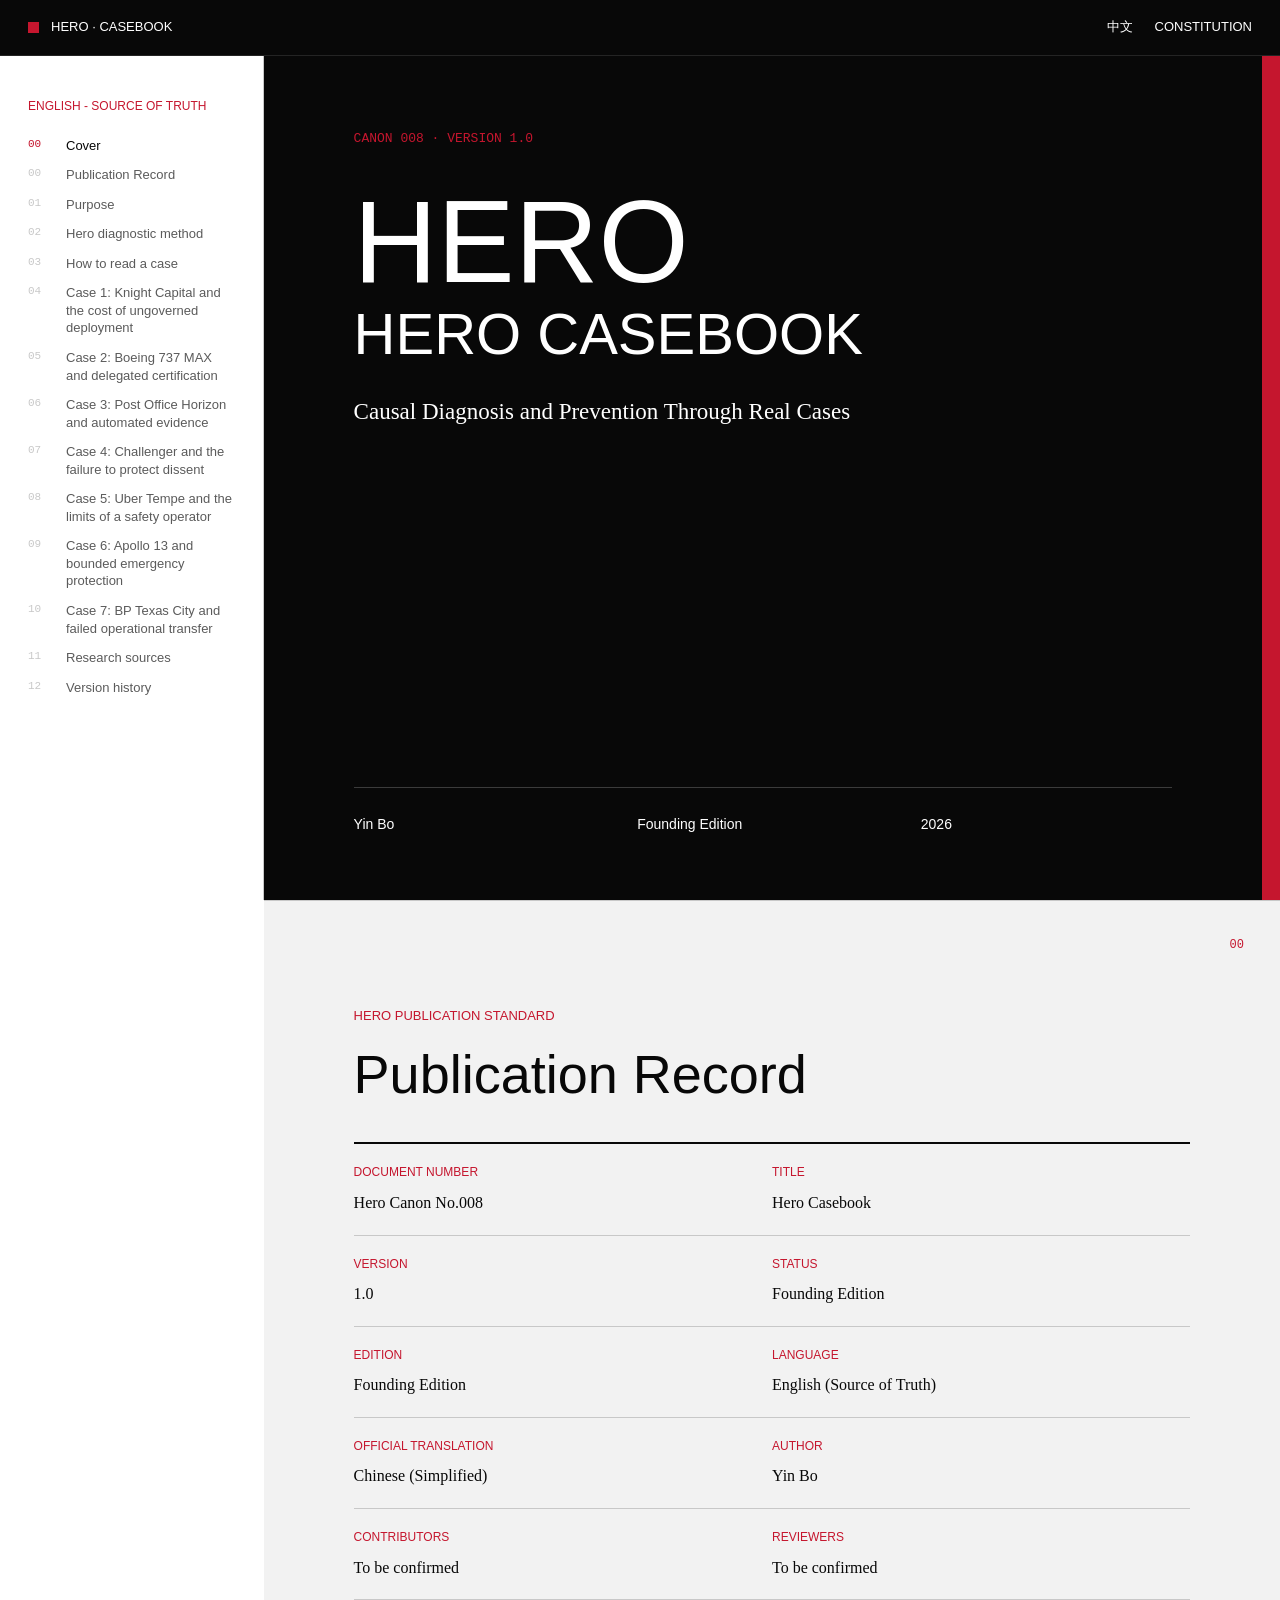
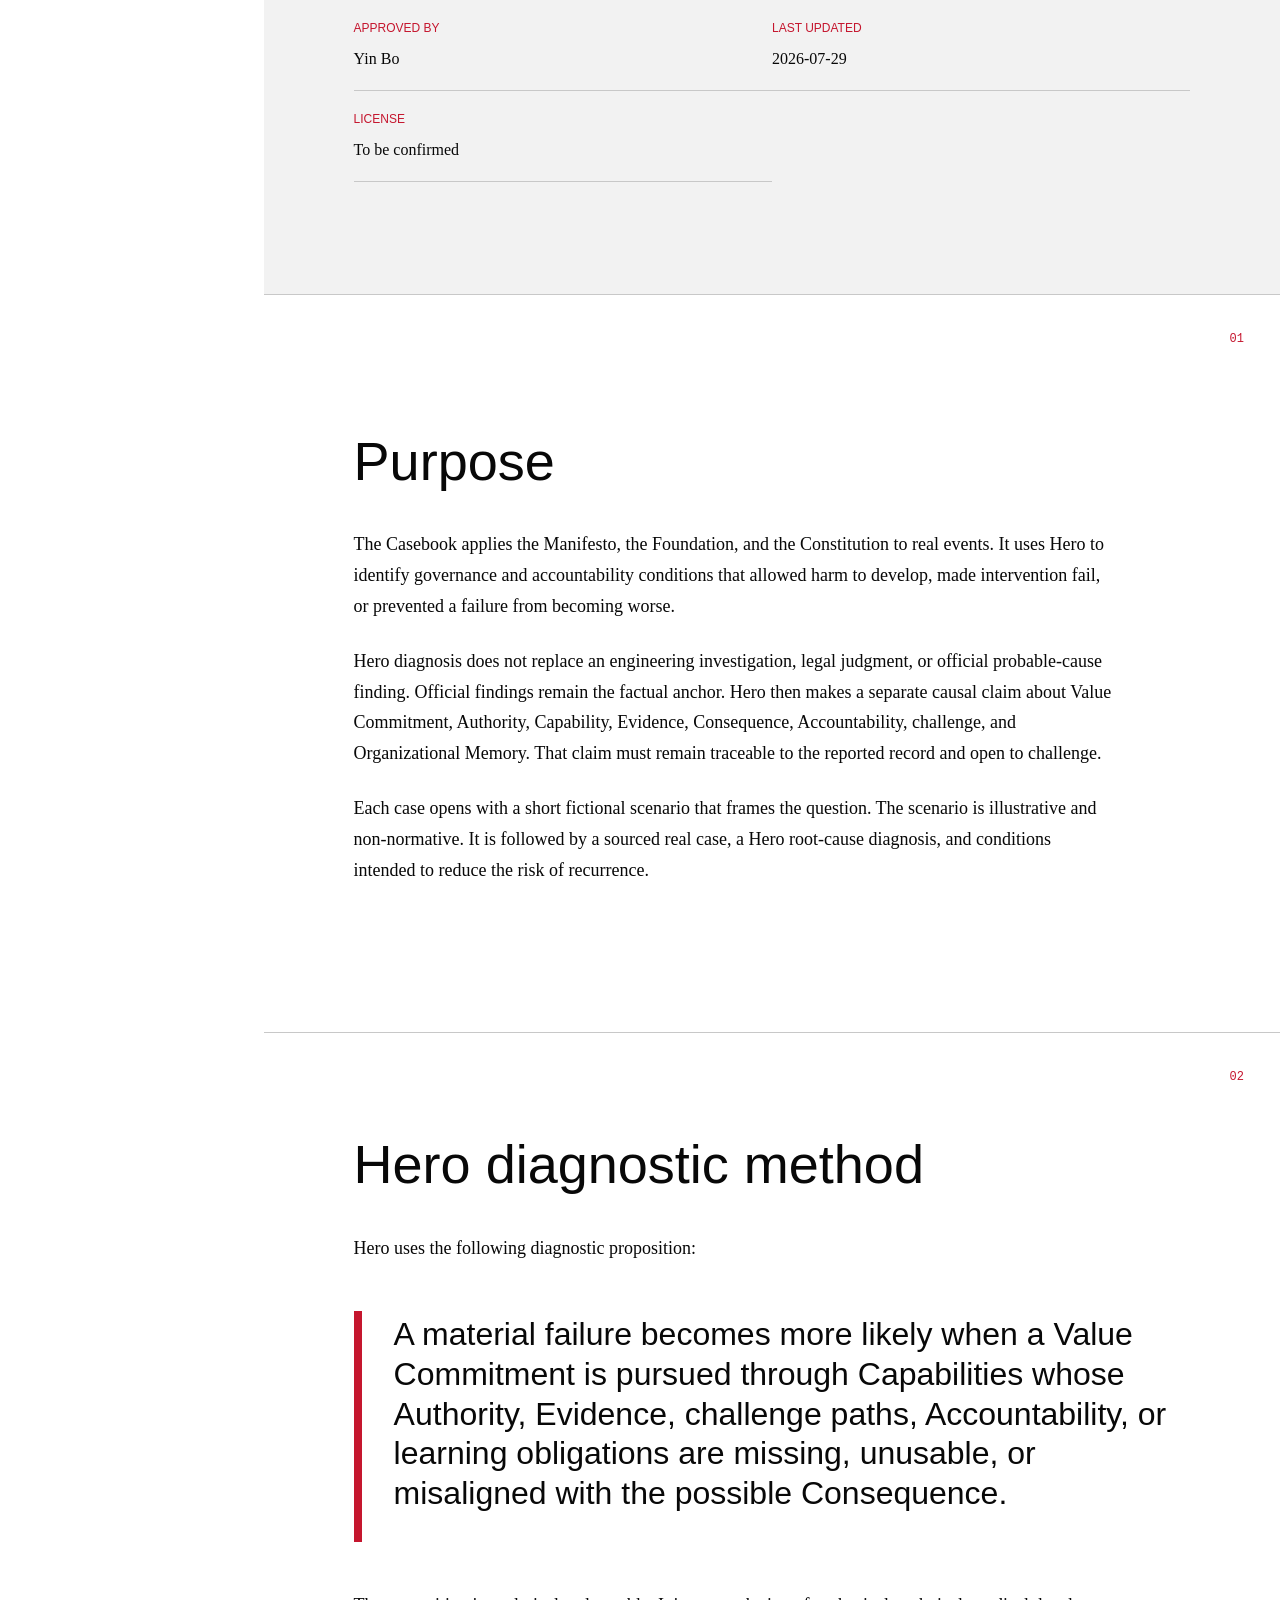
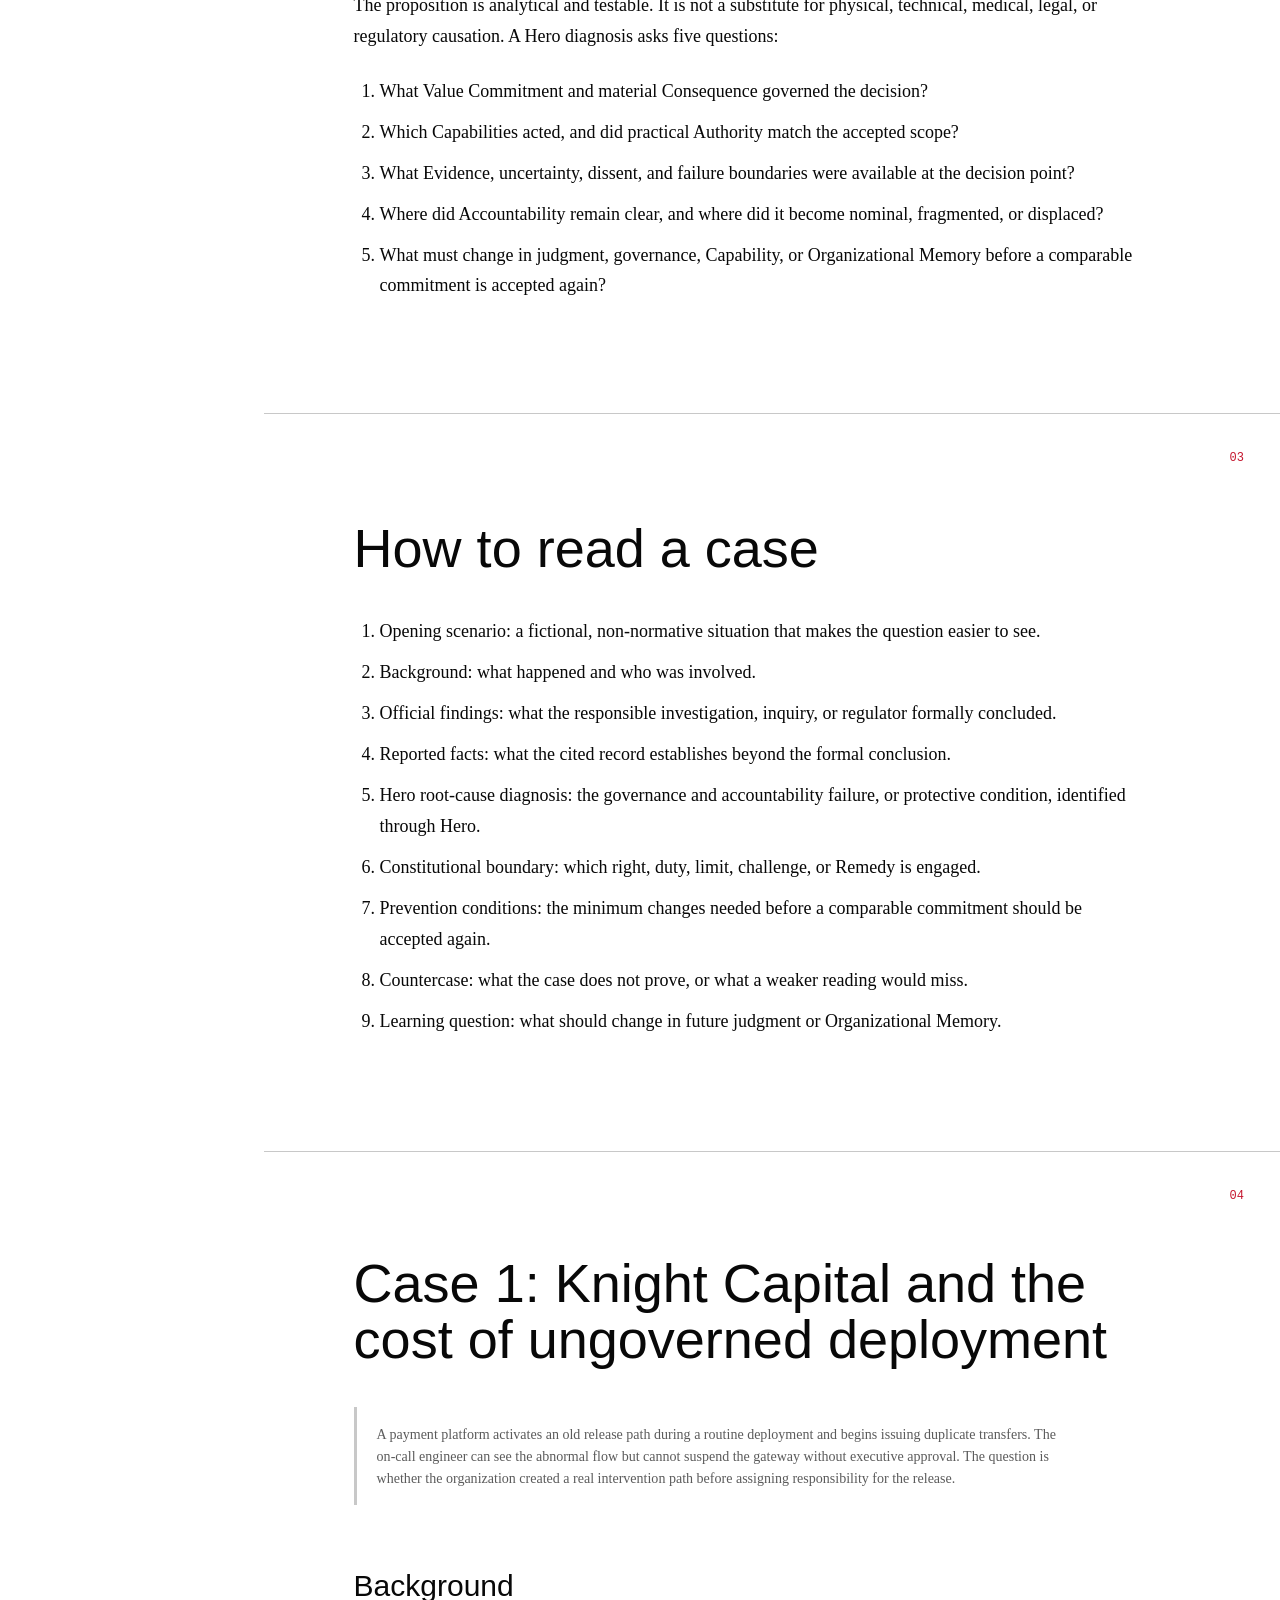
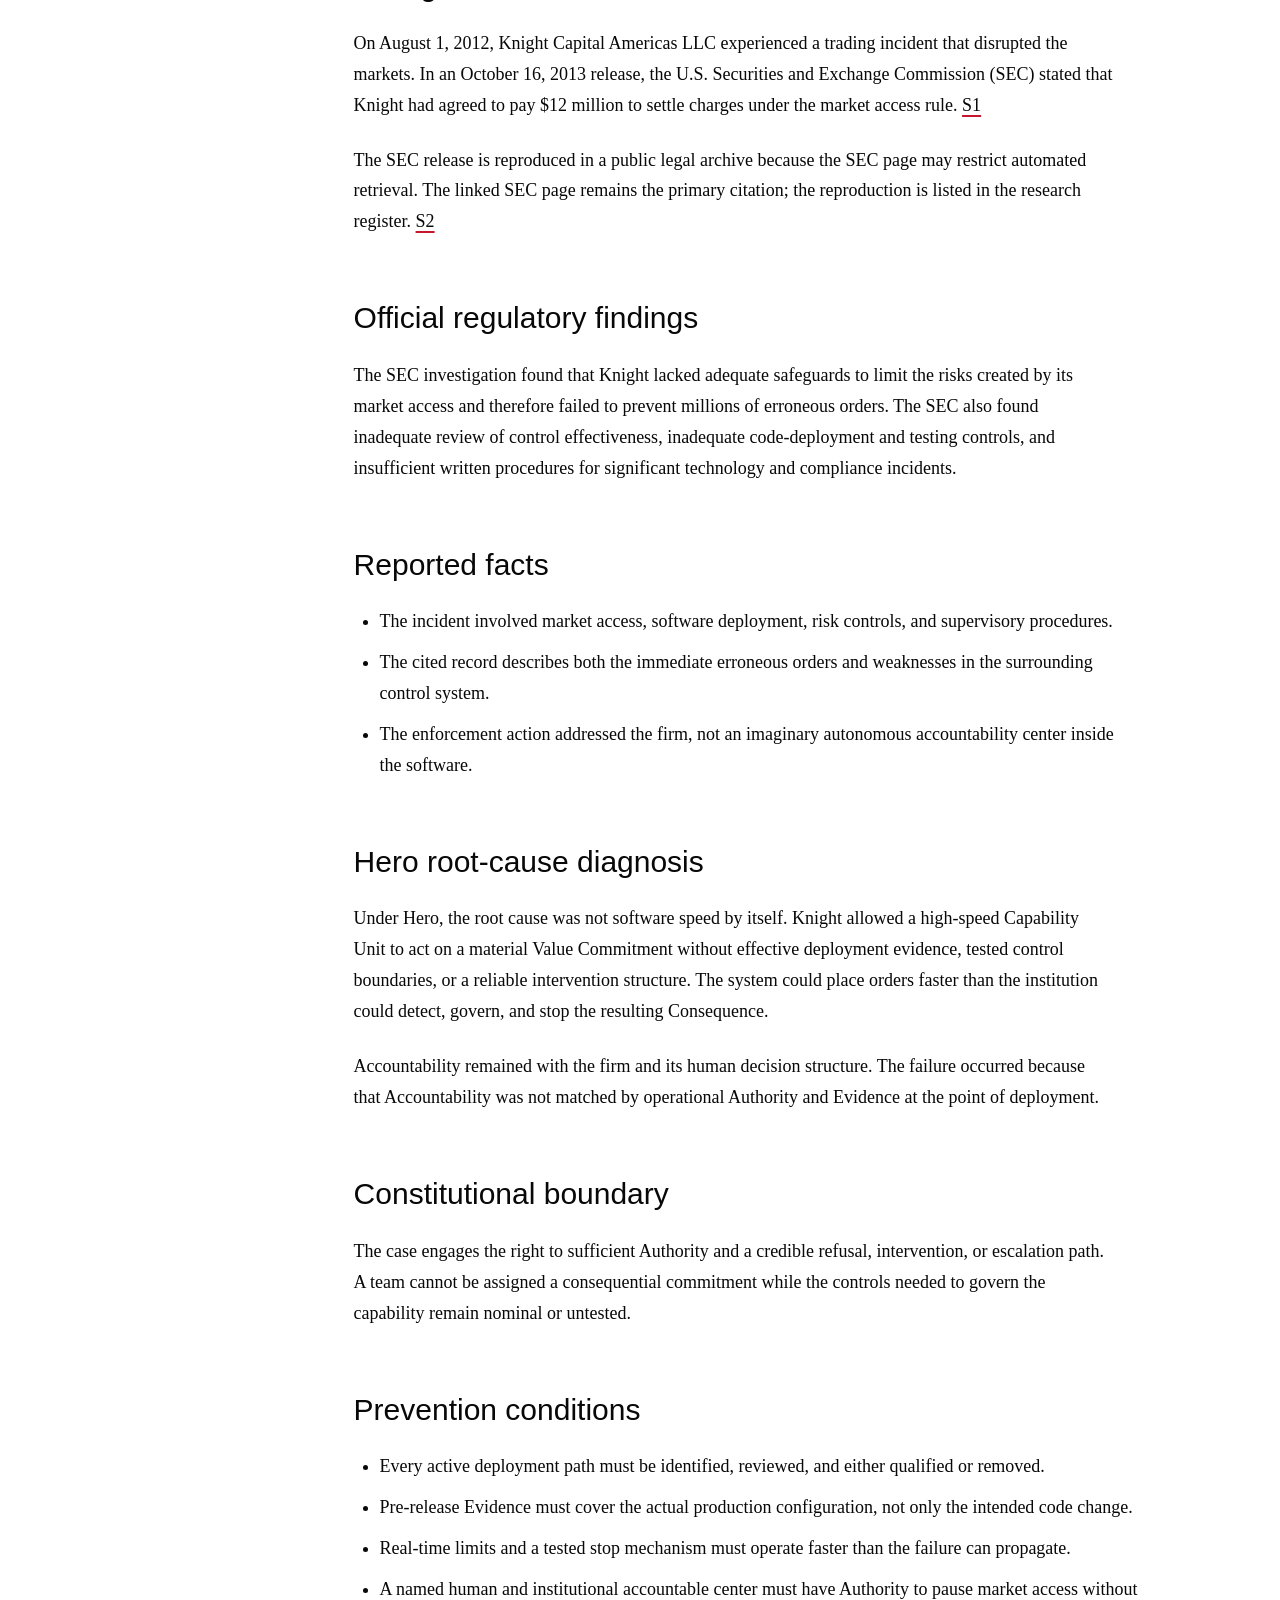
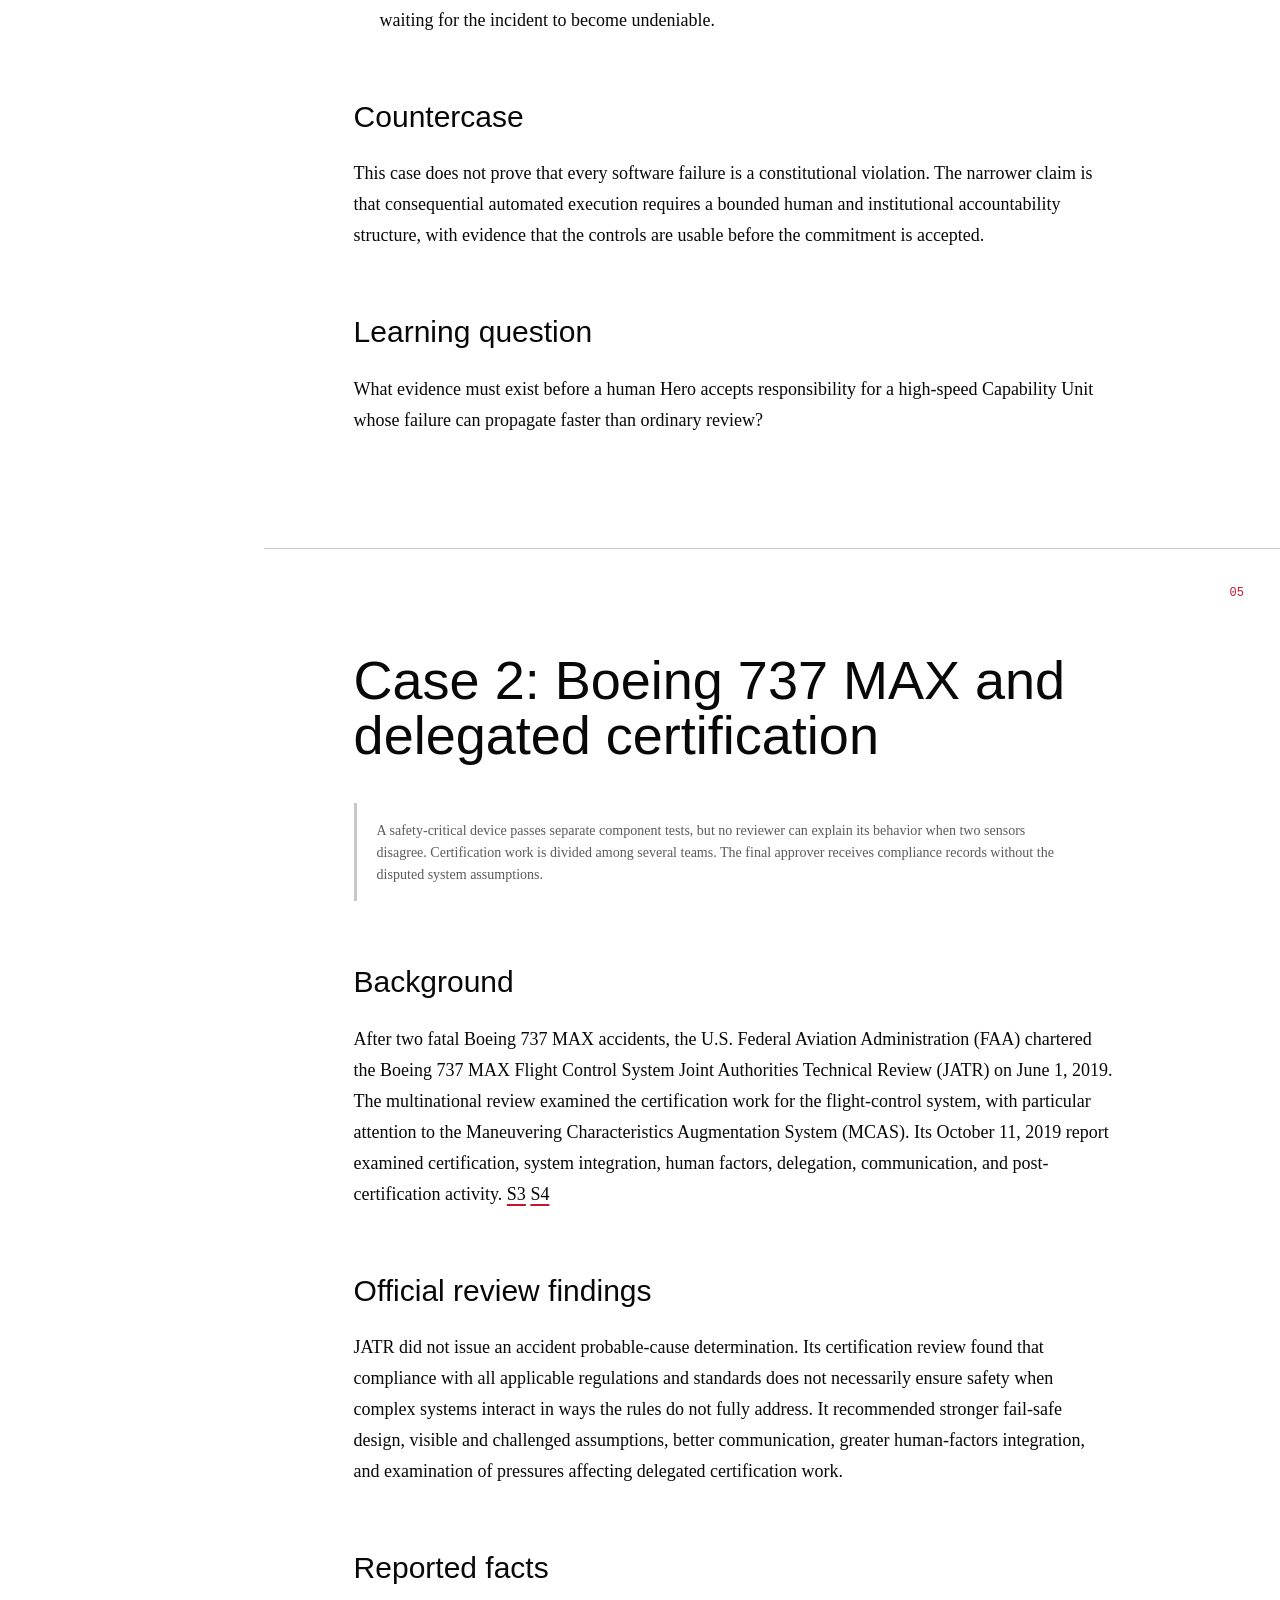
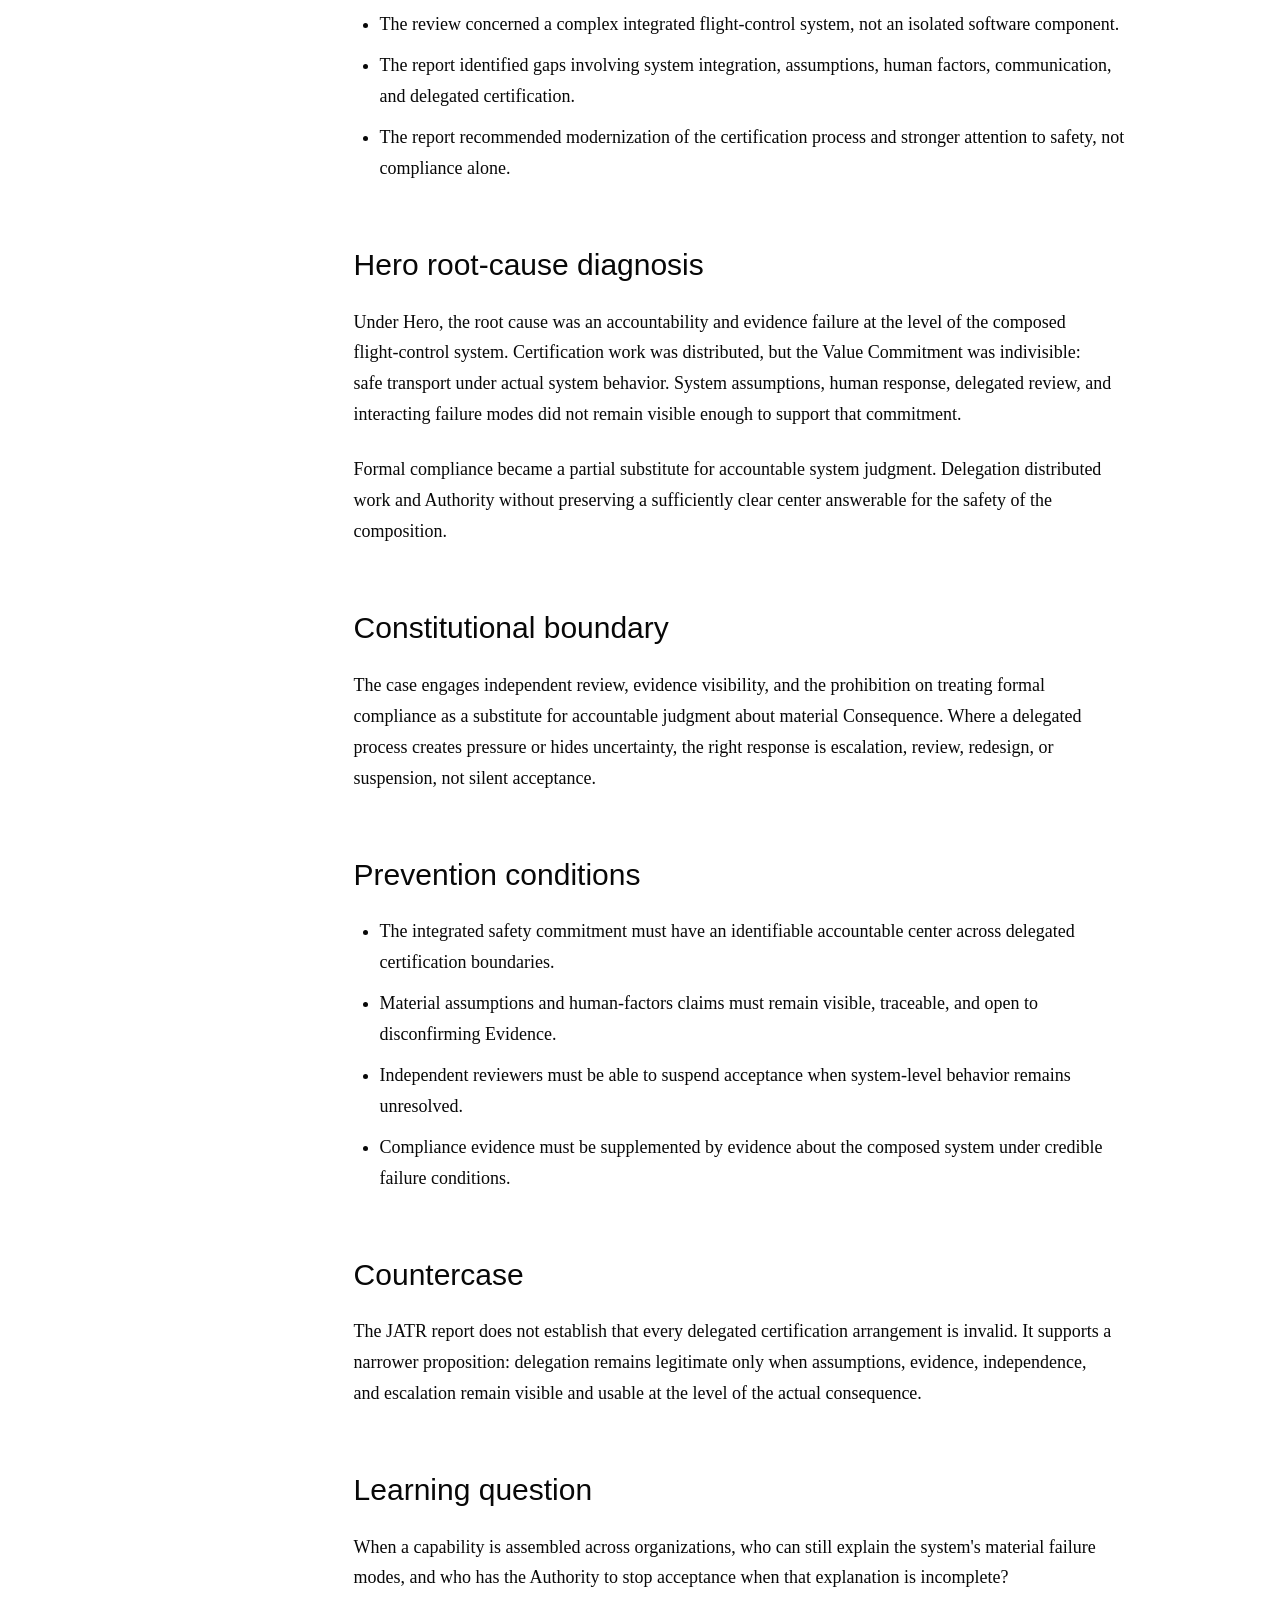
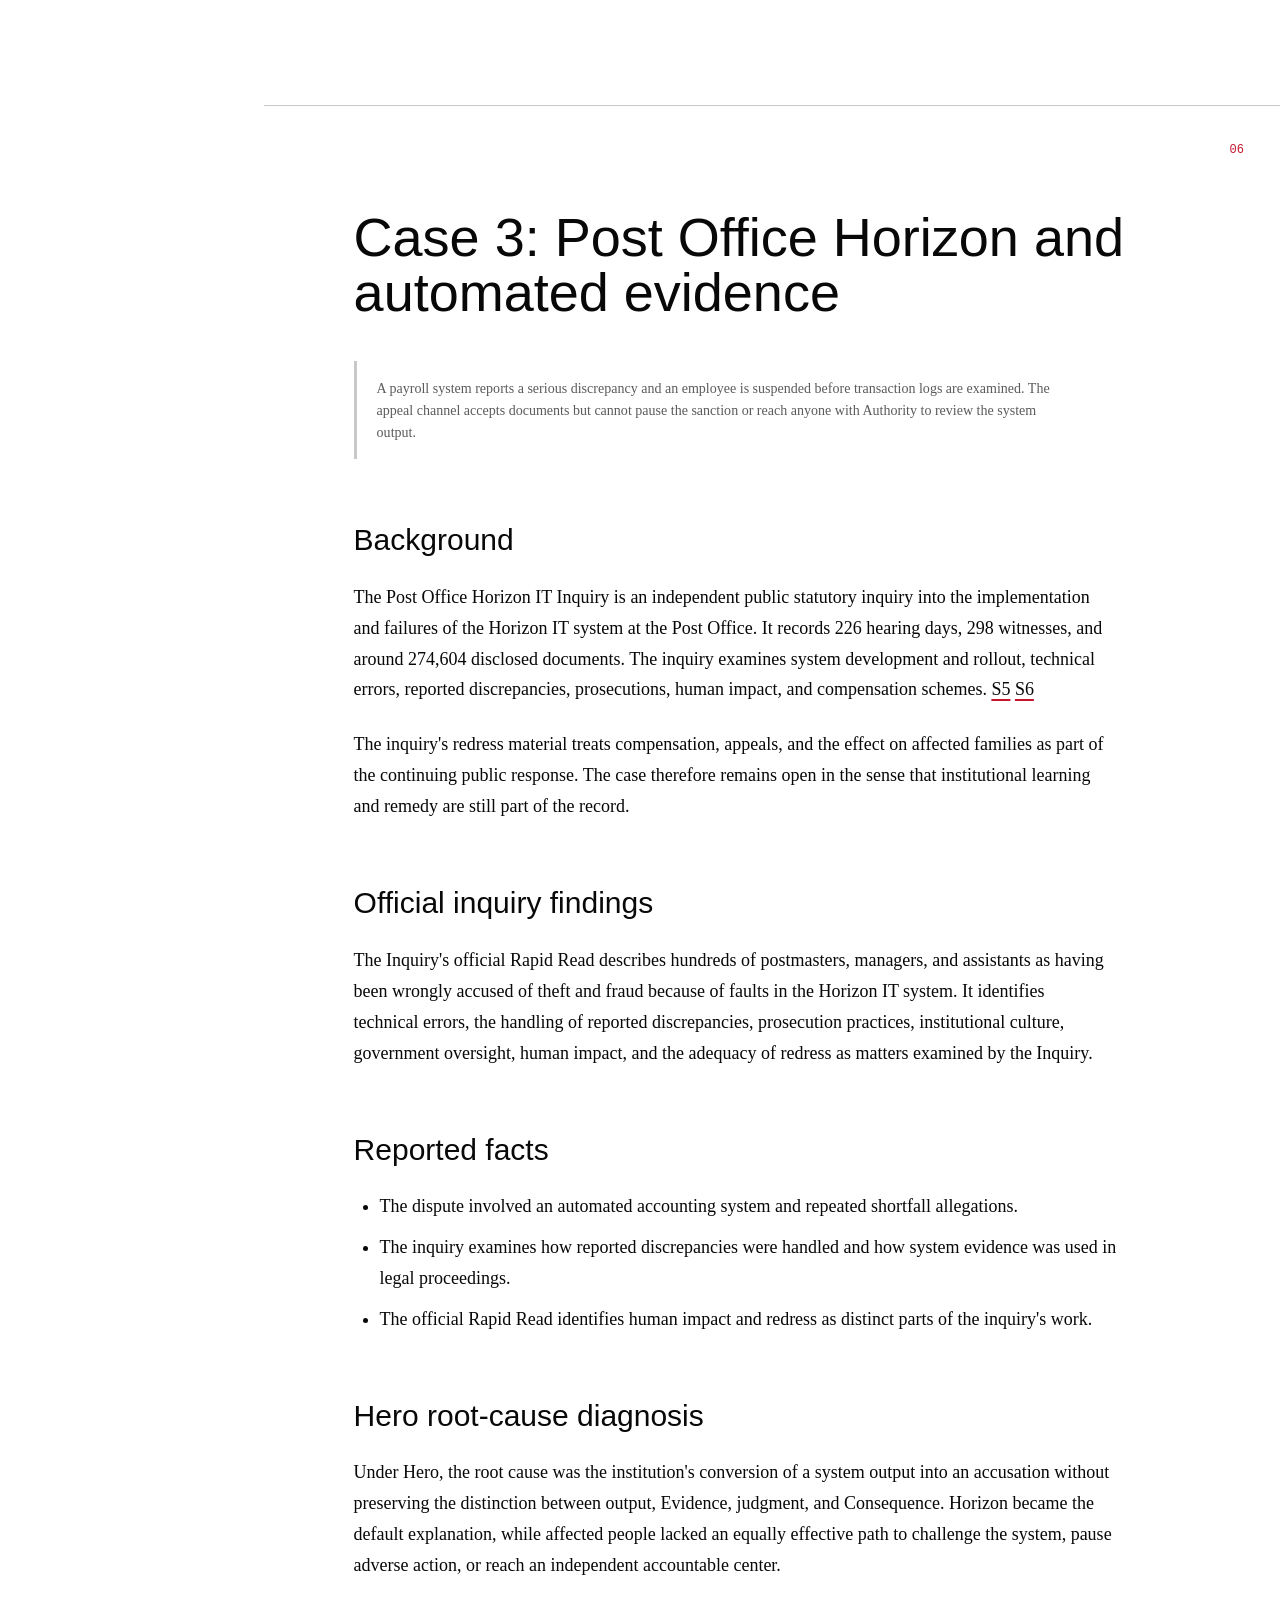
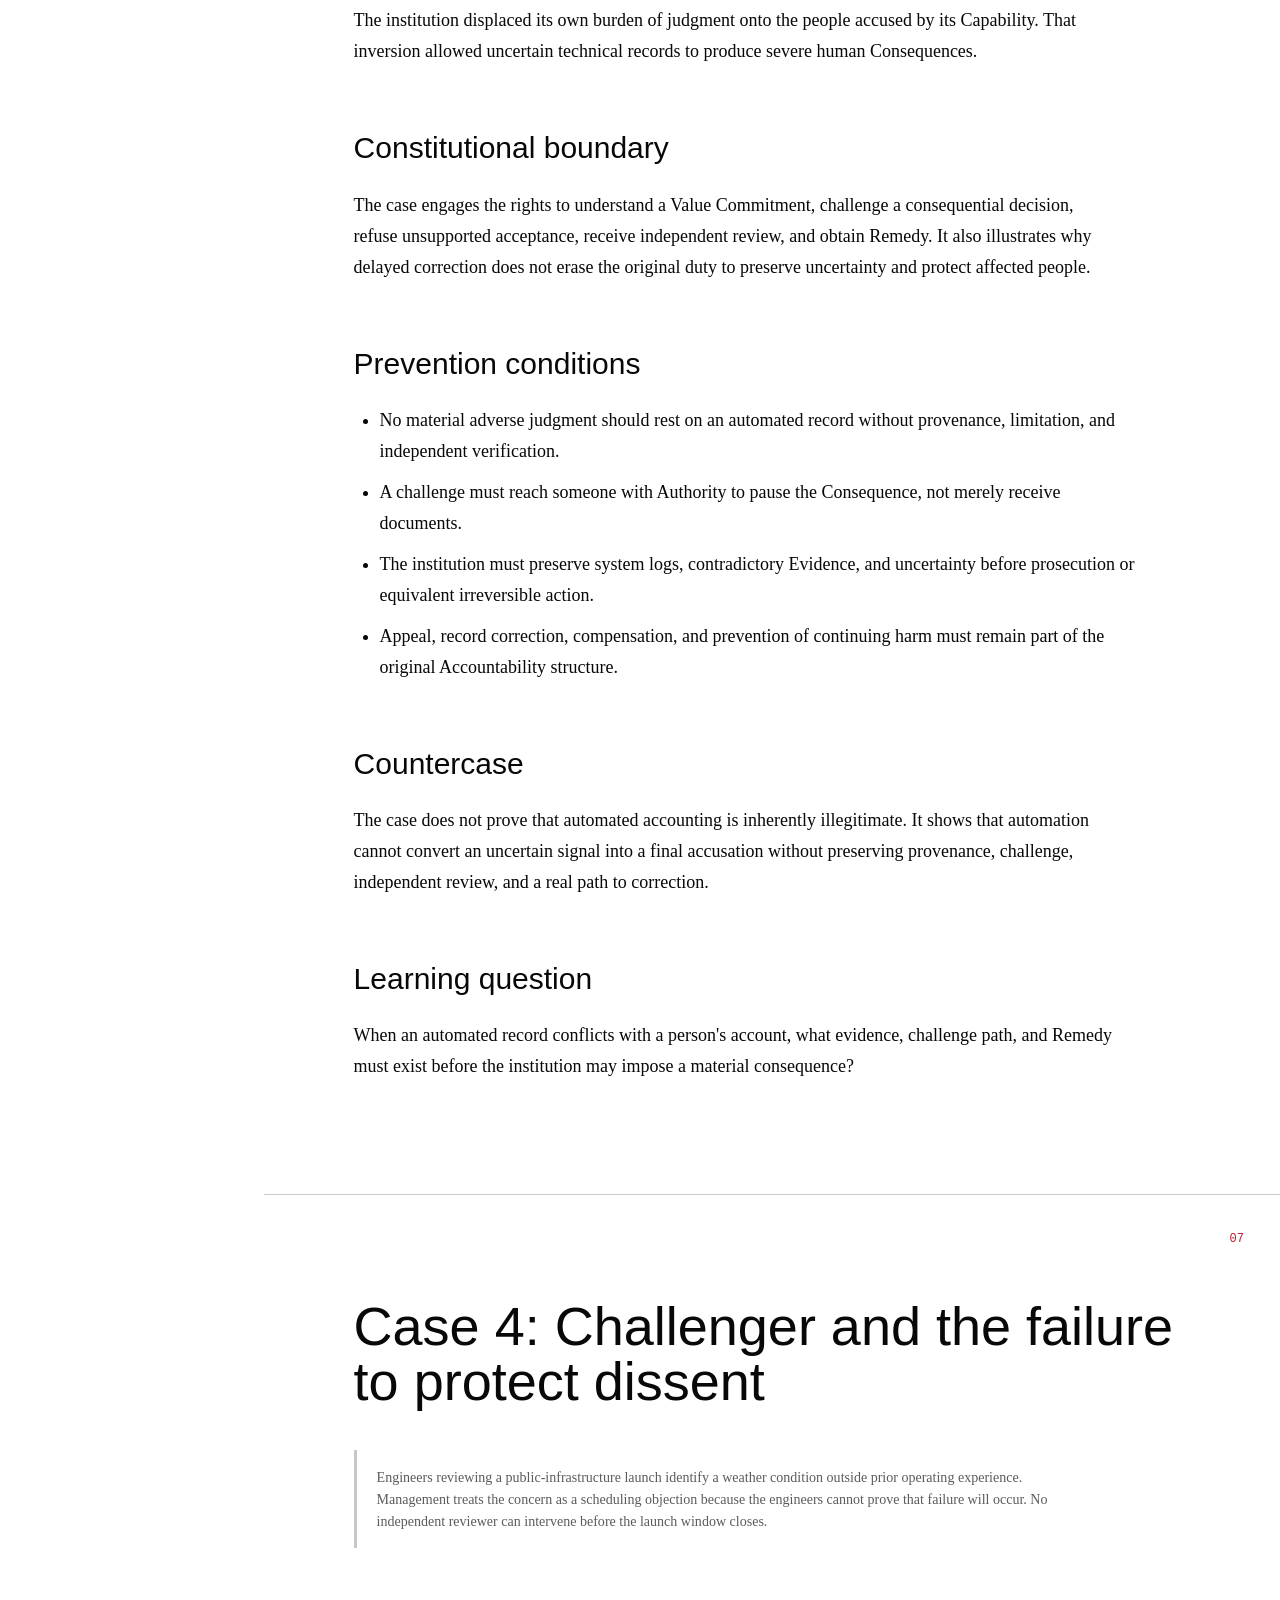
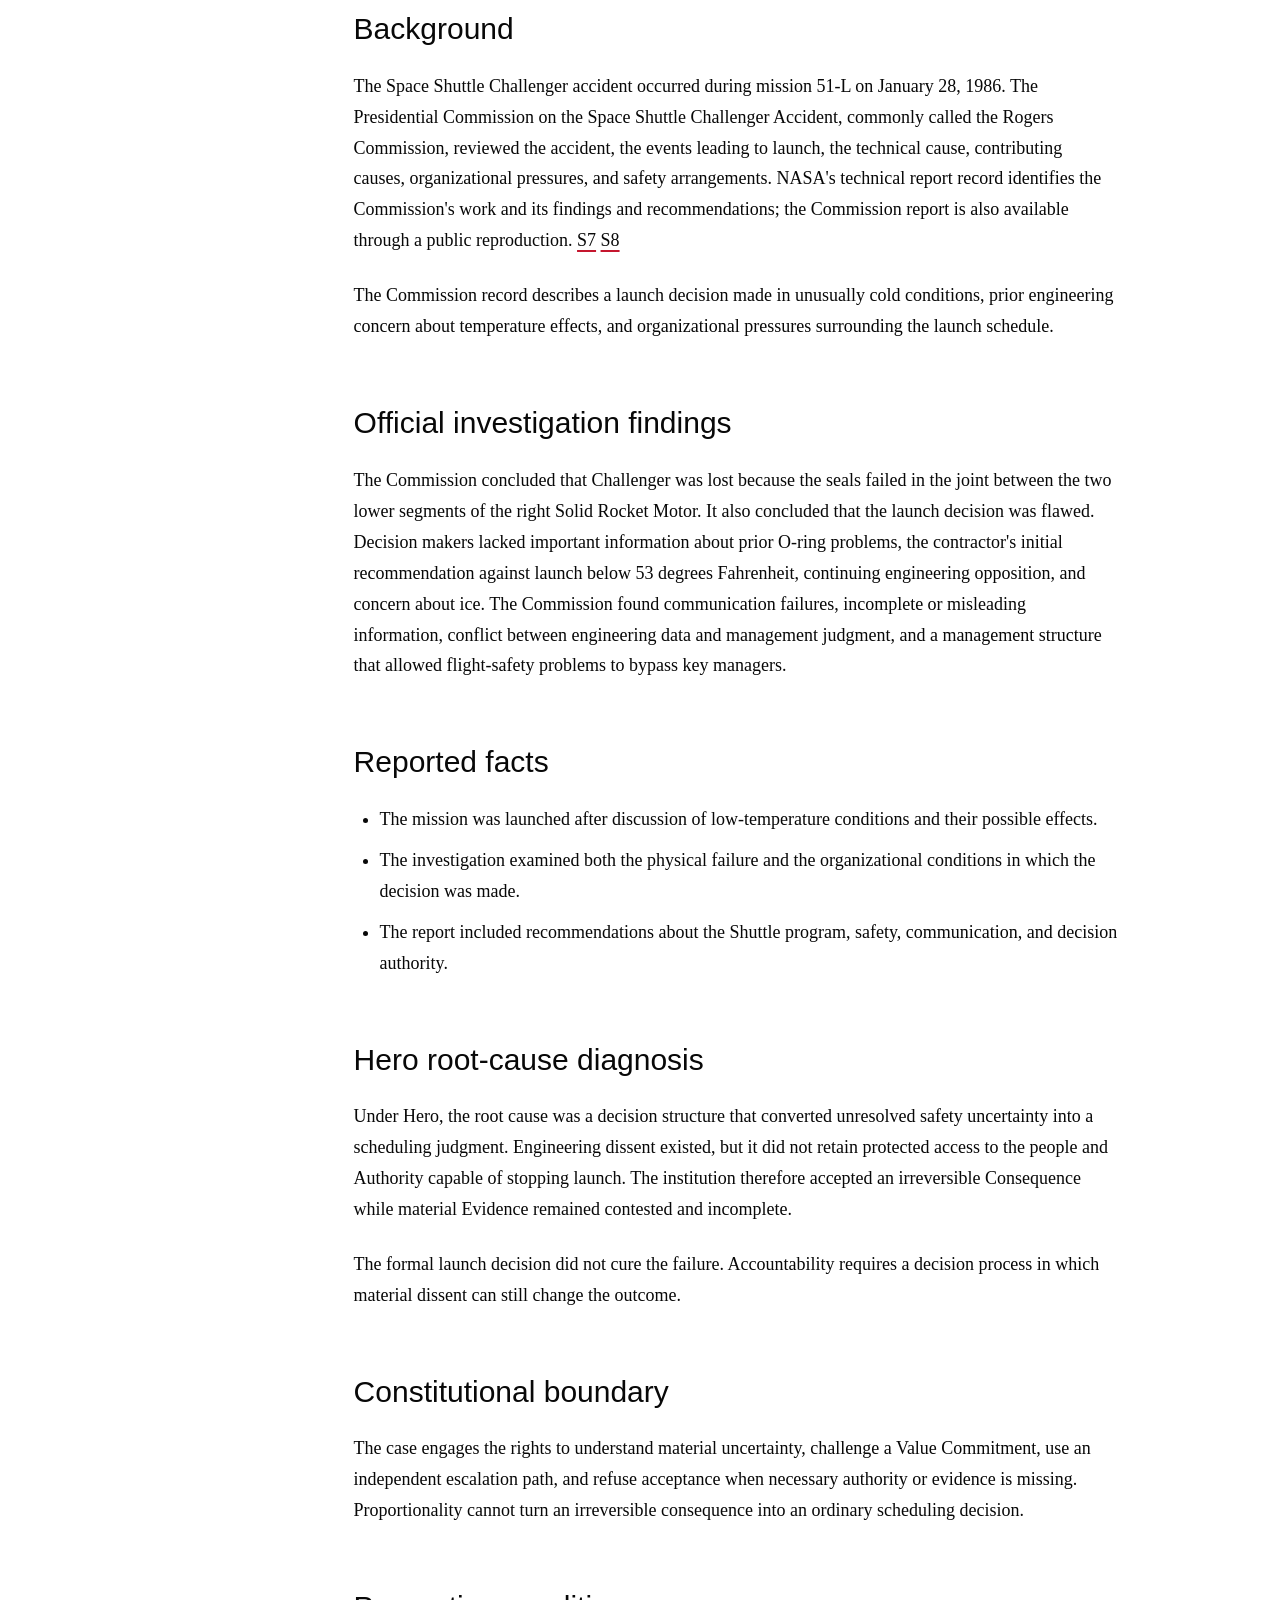
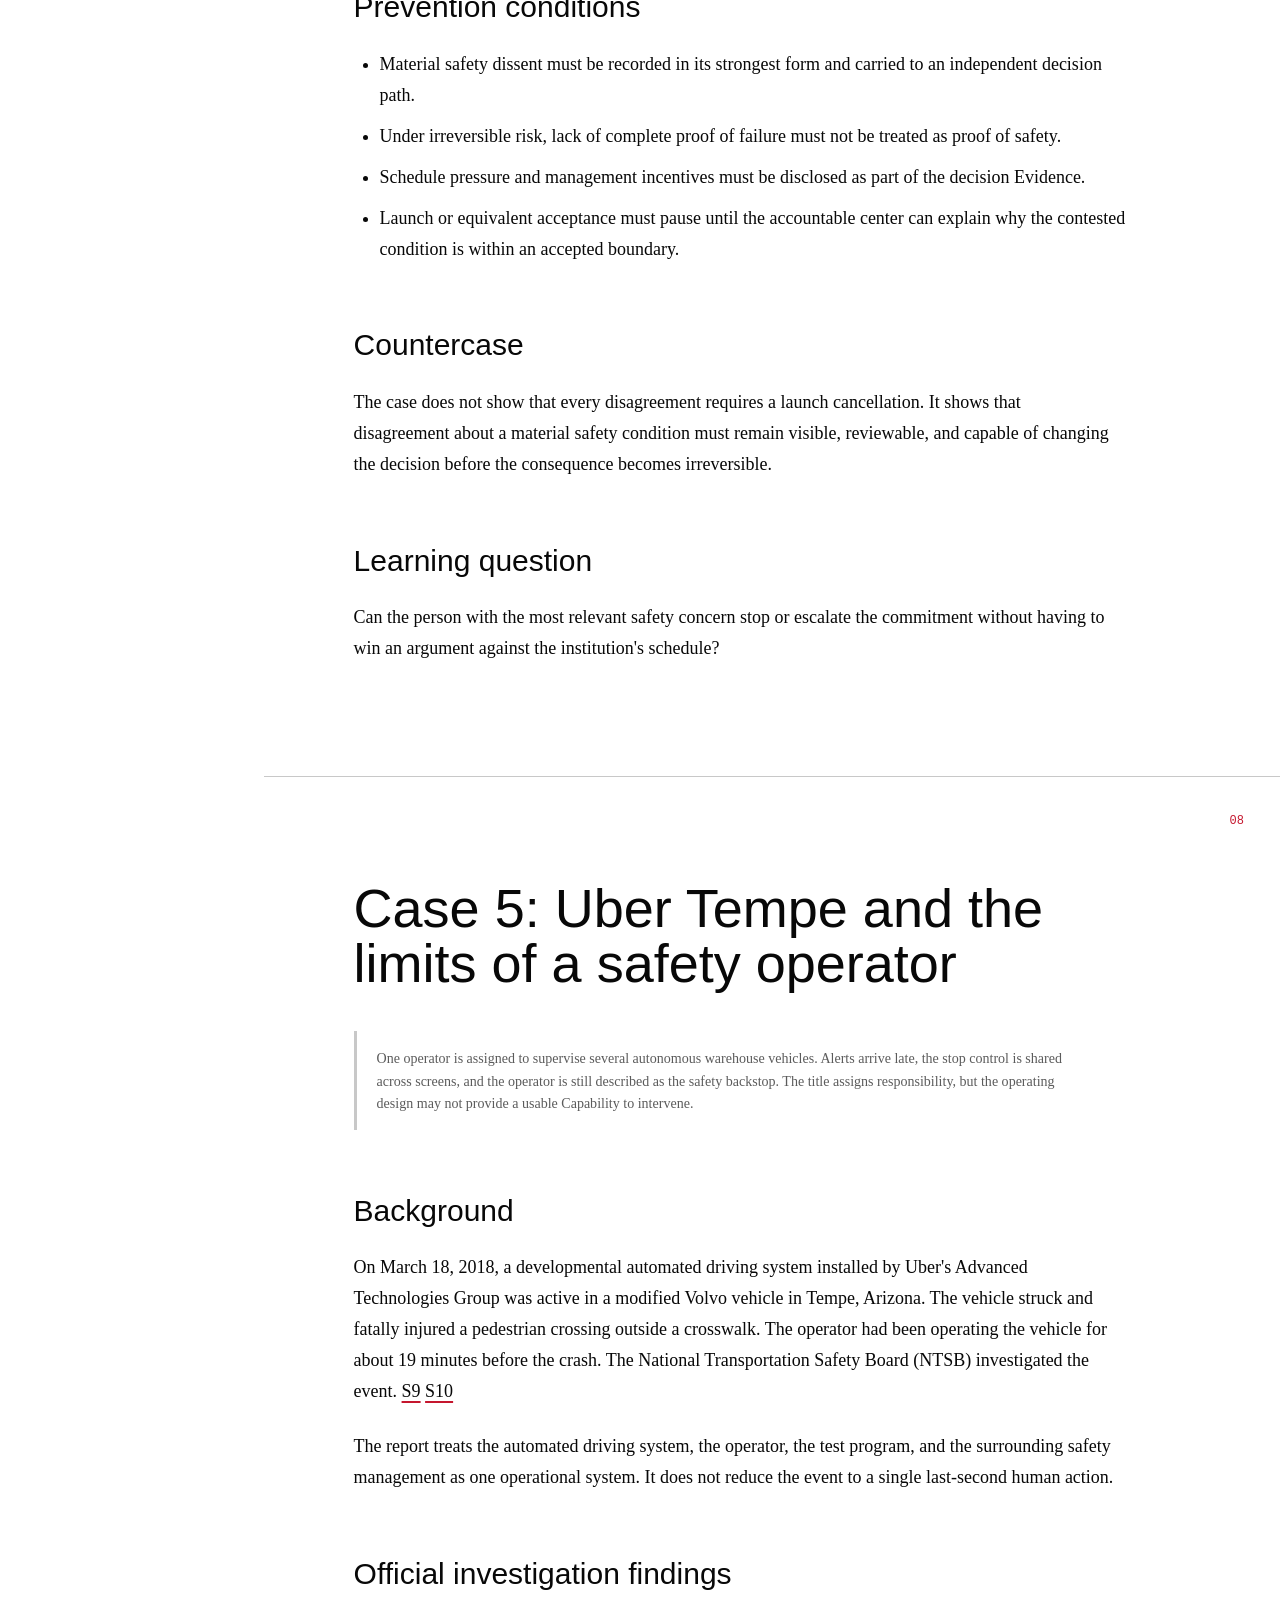
<file: 008-hero-casebook/en/index.html>
<!doctype html>
<html lang="en">
<head>
  <meta charset="utf-8">
  <meta name="viewport" content="width=device-width, initial-scale=1">
  <meta name="color-scheme" content="light">
  <meta name="description" content="Causal Diagnosis and Prevention Through Real Cases">
  <meta name="keywords" content="Hero Casebook, organizational failure, root cause analysis, responsible AI, accountability cases, governance failures, safety culture">
  <link rel="canonical" href="https://sheldonlc.github.io/hero-manifesto/008-hero-casebook/en/">
  <link rel="alternate" hreflang="zh-CN" href="https://sheldonlc.github.io/hero-manifesto/008-hero-casebook/zh-CN/">
  <meta property="og:type" content="article"><meta property="og:title" content="Hero Casebook"><meta property="og:description" content="Causal diagnosis and prevention conditions derived from sourced real cases."><meta property="og:url" content="https://sheldonlc.github.io/hero-manifesto/008-hero-casebook/en/">
  <title>Hero Canon 008 - Hero Casebook</title>
  <link rel="stylesheet" href="../../assets/hero-publication.css">
</head>
<body data-language="en">
  <div class="reading-progress" aria-hidden="true"></div>
  <header class="site-header">
    <a class="wordmark" href="../../index.html"><span class="wordmark-mark" aria-hidden="true"></span><span>HERO · CASEBOOK</span></a>
    <nav class="header-links" aria-label="Edition navigation">
      <a href="../zh-CN/index.html">中文</a>
      <a class="secondary-link" href="../../003-hero-constitution/en/index.html">Constitution</a>
    </nav>
  </header>
  <div class="publication-shell">
    <aside class="toc" aria-label="Table of contents"><p class="toc-label">English - Source of Truth</p><ol><li><a href="#cover" data-index="00">Cover</a></li><li><a href="#publication-record" data-index="00">Publication Record</a></li><li><a href="#section-01" data-index="01">Purpose</a></li><li><a href="#section-02" data-index="02">Hero diagnostic method</a></li><li><a href="#section-03" data-index="03">How to read a case</a></li><li><a href="#section-04" data-index="04">Case 1: Knight Capital and the cost of ungoverned deployment</a></li><li><a href="#section-05" data-index="05">Case 2: Boeing 737 MAX and delegated certification</a></li><li><a href="#section-06" data-index="06">Case 3: Post Office Horizon and automated evidence</a></li><li><a href="#section-07" data-index="07">Case 4: Challenger and the failure to protect dissent</a></li><li><a href="#section-08" data-index="08">Case 5: Uber Tempe and the limits of a safety operator</a></li><li><a href="#section-09" data-index="09">Case 6: Apollo 13 and bounded emergency protection</a></li><li><a href="#section-10" data-index="10">Case 7: BP Texas City and failed operational transfer</a></li><li><a href="#section-11" data-index="11">Research sources</a></li><li><a href="#section-12" data-index="12">Version history</a></li></ol></aside>
    <main class="canon">
      <section class="canon-section cover-section" id="cover"><div class="cover-grid"><div class="cover-content"><div><p class="cover-canon">Canon 008 · Version 1.0</p><div class="cover-hero">HERO</div><h1 class="cover-title">HERO CASEBOOK</h1><p class="cover-tagline">Causal Diagnosis and Prevention Through Real Cases</p></div><div class="cover-footer"><span>Yin Bo</span><span>Founding Edition</span><span>2026</span></div></div><div class="cover-rule"></div></div></section>
      <section class="canon-section metadata-section" id="publication-record"><span class="section-index">00</span><div class="section-inner"><p class="section-kicker">Hero Publication Standard</p><h2 class="section-title">Publication Record</h2><dl class="metadata-grid"><div><dt>Document Number</dt><dd>Hero Canon No.008</dd></div><div><dt>Title</dt><dd>Hero Casebook</dd></div><div><dt>Version</dt><dd>1.0</dd></div><div><dt>Status</dt><dd>Founding Edition</dd></div><div><dt>Edition</dt><dd>Founding Edition</dd></div><div><dt>Language</dt><dd>English (Source of Truth)</dd></div><div><dt>Official Translation</dt><dd>Chinese (Simplified)</dd></div><div><dt>Author</dt><dd>Yin Bo</dd></div><div><dt>Contributors</dt><dd>To be confirmed</dd></div><div><dt>Reviewers</dt><dd>To be confirmed</dd></div><div><dt>Approved By</dt><dd>Yin Bo</dd></div><div><dt>Last Updated</dt><dd>2026-07-29</dd></div><div><dt>License</dt><dd>To be confirmed</dd></div></dl></div></section>
      <section class="canon-section" id="section-01" data-title="Purpose"><span class="section-index">01</span><div class="section-inner"><h2 class="section-title">Purpose</h2><div class="section-body"><p>The Casebook applies the Manifesto, the Foundation, and the Constitution to real events. It uses Hero to identify governance and accountability conditions that allowed harm to develop, made intervention fail, or prevented a failure from becoming worse.</p>
<p>Hero diagnosis does not replace an engineering investigation, legal judgment, or official probable-cause finding. Official findings remain the factual anchor. Hero then makes a separate causal claim about Value Commitment, Authority, Capability, Evidence, Consequence, Accountability, challenge, and Organizational Memory. That claim must remain traceable to the reported record and open to challenge.</p>
<p>Each case opens with a short fictional scenario that frames the question. The scenario is illustrative and non-normative. It is followed by a sourced real case, a Hero root-cause diagnosis, and conditions intended to reduce the risk of recurrence.</p>
</div></div></section>
<section class="canon-section" id="section-02" data-title="Hero diagnostic method"><span class="section-index">02</span><div class="section-inner"><h2 class="section-title">Hero diagnostic method</h2><div class="section-body"><p>Hero uses the following diagnostic proposition:</p>
<blockquote>
<p>A material failure becomes more likely when a Value Commitment is pursued through Capabilities whose Authority, Evidence, challenge paths, Accountability, or learning obligations are missing, unusable, or misaligned with the possible Consequence.</p>
</blockquote>
<p>The proposition is analytical and testable. It is not a substitute for physical, technical, medical, legal, or regulatory causation. A Hero diagnosis asks five questions:</p>
<ol>
<li>What Value Commitment and material Consequence governed the decision?</li>
<li>Which Capabilities acted, and did practical Authority match the accepted scope?</li>
<li>What Evidence, uncertainty, dissent, and failure boundaries were available at the decision point?</li>
<li>Where did Accountability remain clear, and where did it become nominal, fragmented, or displaced?</li>
<li>What must change in judgment, governance, Capability, or Organizational Memory before a comparable commitment is accepted again?</li>
</ol>
</div></div></section>
<section class="canon-section" id="section-03" data-title="How to read a case"><span class="section-index">03</span><div class="section-inner"><h2 class="section-title">How to read a case</h2><div class="section-body"><ol>
<li>Opening scenario: a fictional, non-normative situation that makes the question easier to see.</li>
<li>Background: what happened and who was involved.</li>
<li>Official findings: what the responsible investigation, inquiry, or regulator formally concluded.</li>
<li>Reported facts: what the cited record establishes beyond the formal conclusion.</li>
<li>Hero root-cause diagnosis: the governance and accountability failure, or protective condition, identified through Hero.</li>
<li>Constitutional boundary: which right, duty, limit, challenge, or Remedy is engaged.</li>
<li>Prevention conditions: the minimum changes needed before a comparable commitment should be accepted again.</li>
<li>Countercase: what the case does not prove, or what a weaker reading would miss.</li>
<li>Learning question: what should change in future judgment or Organizational Memory.</li>
</ol>
</div></div></section>
<section class="canon-section" id="section-04" data-title="Case 1: Knight Capital and the cost of ungoverned deployment"><span class="section-index">04</span><div class="section-inner"><h2 class="section-title">Case 1: Knight Capital and the cost of ungoverned deployment</h2><div class="section-body"><p><small><em>A payment platform activates an old release path during a routine deployment and begins issuing duplicate transfers. The on-call engineer can see the abnormal flow but cannot suspend the gateway without executive approval. The question is whether the organization created a real intervention path before assigning responsibility for the release.</em></small></p>
<h3>Background</h3>
<p>On August 1, 2012, Knight Capital Americas LLC experienced a trading incident that disrupted the markets. In an October 16, 2013 release, the U.S. Securities and Exchange Commission (SEC) stated that Knight had agreed to pay $12 million to settle charges under the market access rule. <a href="https://www.sec.gov/newsroom/press-releases/2013-222">S1</a></p>
<p>The SEC release is reproduced in a public legal archive because the SEC page may restrict automated retrieval. The linked SEC page remains the primary citation; the reproduction is listed in the research register. <a href="https://business.cch.com/srd/SEC-ChargesKnightCapital-2013-222.pdf">S2</a></p>
<h3>Official regulatory findings</h3>
<p>The SEC investigation found that Knight lacked adequate safeguards to limit the risks created by its market access and therefore failed to prevent millions of erroneous orders. The SEC also found inadequate review of control effectiveness, inadequate code-deployment and testing controls, and insufficient written procedures for significant technology and compliance incidents.</p>
<h3>Reported facts</h3>
<ul>
<li>The incident involved market access, software deployment, risk controls, and supervisory procedures.</li>
<li>The cited record describes both the immediate erroneous orders and weaknesses in the surrounding control system.</li>
<li>The enforcement action addressed the firm, not an imaginary autonomous accountability center inside the software.</li>
</ul>
<h3>Hero root-cause diagnosis</h3>
<p>Under Hero, the root cause was not software speed by itself. Knight allowed a high-speed Capability Unit to act on a material Value Commitment without effective deployment evidence, tested control boundaries, or a reliable intervention structure. The system could place orders faster than the institution could detect, govern, and stop the resulting Consequence.</p>
<p>Accountability remained with the firm and its human decision structure. The failure occurred because that Accountability was not matched by operational Authority and Evidence at the point of deployment.</p>
<h3>Constitutional boundary</h3>
<p>The case engages the right to sufficient Authority and a credible refusal, intervention, or escalation path. A team cannot be assigned a consequential commitment while the controls needed to govern the capability remain nominal or untested.</p>
<h3>Prevention conditions</h3>
<ul>
<li>Every active deployment path must be identified, reviewed, and either qualified or removed.</li>
<li>Pre-release Evidence must cover the actual production configuration, not only the intended code change.</li>
<li>Real-time limits and a tested stop mechanism must operate faster than the failure can propagate.</li>
<li>A named human and institutional accountable center must have Authority to pause market access without waiting for the incident to become undeniable.</li>
</ul>
<h3>Countercase</h3>
<p>This case does not prove that every software failure is a constitutional violation. The narrower claim is that consequential automated execution requires a bounded human and institutional accountability structure, with evidence that the controls are usable before the commitment is accepted.</p>
<h3>Learning question</h3>
<p>What evidence must exist before a human Hero accepts responsibility for a high-speed Capability Unit whose failure can propagate faster than ordinary review?</p>
</div></div></section>
<section class="canon-section" id="section-05" data-title="Case 2: Boeing 737 MAX and delegated certification"><span class="section-index">05</span><div class="section-inner"><h2 class="section-title">Case 2: Boeing 737 MAX and delegated certification</h2><div class="section-body"><p><small><em>A safety-critical device passes separate component tests, but no reviewer can explain its behavior when two sensors disagree. Certification work is divided among several teams. The final approver receives compliance records without the disputed system assumptions.</em></small></p>
<h3>Background</h3>
<p>After two fatal Boeing 737 MAX accidents, the U.S. Federal Aviation Administration (FAA) chartered the Boeing 737 MAX Flight Control System Joint Authorities Technical Review (JATR) on June 1, 2019. The multinational review examined the certification work for the flight-control system, with particular attention to the Maneuvering Characteristics Augmentation System (MCAS). Its October 11, 2019 report examined certification, system integration, human factors, delegation, communication, and post-certification activity. <a href="https://www.faa.gov/newsroom/finaljatrsubmittaltofaaoct2019">S3</a> <a href="https://www.faa.gov/sites/faa.gov/files/2021-08/Final_JATR_Submittal_to_FAA_Oct_2019.pdf">S4</a></p>
<h3>Official review findings</h3>
<p>JATR did not issue an accident probable-cause determination. Its certification review found that compliance with all applicable regulations and standards does not necessarily ensure safety when complex systems interact in ways the rules do not fully address. It recommended stronger fail-safe design, visible and challenged assumptions, better communication, greater human-factors integration, and examination of pressures affecting delegated certification work.</p>
<h3>Reported facts</h3>
<ul>
<li>The review concerned a complex integrated flight-control system, not an isolated software component.</li>
<li>The report identified gaps involving system integration, assumptions, human factors, communication, and delegated certification.</li>
<li>The report recommended modernization of the certification process and stronger attention to safety, not compliance alone.</li>
</ul>
<h3>Hero root-cause diagnosis</h3>
<p>Under Hero, the root cause was an accountability and evidence failure at the level of the composed flight-control system. Certification work was distributed, but the Value Commitment was indivisible: safe transport under actual system behavior. System assumptions, human response, delegated review, and interacting failure modes did not remain visible enough to support that commitment.</p>
<p>Formal compliance became a partial substitute for accountable system judgment. Delegation distributed work and Authority without preserving a sufficiently clear center answerable for the safety of the composition.</p>
<h3>Constitutional boundary</h3>
<p>The case engages independent review, evidence visibility, and the prohibition on treating formal compliance as a substitute for accountable judgment about material Consequence. Where a delegated process creates pressure or hides uncertainty, the right response is escalation, review, redesign, or suspension, not silent acceptance.</p>
<h3>Prevention conditions</h3>
<ul>
<li>The integrated safety commitment must have an identifiable accountable center across delegated certification boundaries.</li>
<li>Material assumptions and human-factors claims must remain visible, traceable, and open to disconfirming Evidence.</li>
<li>Independent reviewers must be able to suspend acceptance when system-level behavior remains unresolved.</li>
<li>Compliance evidence must be supplemented by evidence about the composed system under credible failure conditions.</li>
</ul>
<h3>Countercase</h3>
<p>The JATR report does not establish that every delegated certification arrangement is invalid. It supports a narrower proposition: delegation remains legitimate only when assumptions, evidence, independence, and escalation remain visible and usable at the level of the actual consequence.</p>
<h3>Learning question</h3>
<p>When a capability is assembled across organizations, who can still explain the system&#39;s material failure modes, and who has the Authority to stop acceptance when that explanation is incomplete?</p>
</div></div></section>
<section class="canon-section" id="section-06" data-title="Case 3: Post Office Horizon and automated evidence"><span class="section-index">06</span><div class="section-inner"><h2 class="section-title">Case 3: Post Office Horizon and automated evidence</h2><div class="section-body"><p><small><em>A payroll system reports a serious discrepancy and an employee is suspended before transaction logs are examined. The appeal channel accepts documents but cannot pause the sanction or reach anyone with Authority to review the system output.</em></small></p>
<h3>Background</h3>
<p>The Post Office Horizon IT Inquiry is an independent public statutory inquiry into the implementation and failures of the Horizon IT system at the Post Office. It records 226 hearing days, 298 witnesses, and around 274,604 disclosed documents. The inquiry examines system development and rollout, technical errors, reported discrepancies, prosecutions, human impact, and compensation schemes. <a href="https://www.postofficehorizoninquiry.org.uk/volume-1-post-office-horizon-it-inquirys-final-report">S5</a> <a href="https://www.postofficehorizoninquiry.org.uk/sites/default/files/2025-07/Post_Office_Horizon_Inquiry_Volume_1_Rapid_Read.pdf">S6</a></p>
<p>The inquiry&#39;s redress material treats compensation, appeals, and the effect on affected families as part of the continuing public response. The case therefore remains open in the sense that institutional learning and remedy are still part of the record.</p>
<h3>Official inquiry findings</h3>
<p>The Inquiry&#39;s official Rapid Read describes hundreds of postmasters, managers, and assistants as having been wrongly accused of theft and fraud because of faults in the Horizon IT system. It identifies technical errors, the handling of reported discrepancies, prosecution practices, institutional culture, government oversight, human impact, and the adequacy of redress as matters examined by the Inquiry.</p>
<h3>Reported facts</h3>
<ul>
<li>The dispute involved an automated accounting system and repeated shortfall allegations.</li>
<li>The inquiry examines how reported discrepancies were handled and how system evidence was used in legal proceedings.</li>
<li>The official Rapid Read identifies human impact and redress as distinct parts of the inquiry&#39;s work.</li>
</ul>
<h3>Hero root-cause diagnosis</h3>
<p>Under Hero, the root cause was the institution&#39;s conversion of a system output into an accusation without preserving the distinction between output, Evidence, judgment, and Consequence. Horizon became the default explanation, while affected people lacked an equally effective path to challenge the system, pause adverse action, or reach an independent accountable center.</p>
<p>The institution displaced its own burden of judgment onto the people accused by its Capability. That inversion allowed uncertain technical records to produce severe human Consequences.</p>
<h3>Constitutional boundary</h3>
<p>The case engages the rights to understand a Value Commitment, challenge a consequential decision, refuse unsupported acceptance, receive independent review, and obtain Remedy. It also illustrates why delayed correction does not erase the original duty to preserve uncertainty and protect affected people.</p>
<h3>Prevention conditions</h3>
<ul>
<li>No material adverse judgment should rest on an automated record without provenance, limitation, and independent verification.</li>
<li>A challenge must reach someone with Authority to pause the Consequence, not merely receive documents.</li>
<li>The institution must preserve system logs, contradictory Evidence, and uncertainty before prosecution or equivalent irreversible action.</li>
<li>Appeal, record correction, compensation, and prevention of continuing harm must remain part of the original Accountability structure.</li>
</ul>
<h3>Countercase</h3>
<p>The case does not prove that automated accounting is inherently illegitimate. It shows that automation cannot convert an uncertain signal into a final accusation without preserving provenance, challenge, independent review, and a real path to correction.</p>
<h3>Learning question</h3>
<p>When an automated record conflicts with a person&#39;s account, what evidence, challenge path, and Remedy must exist before the institution may impose a material consequence?</p>
</div></div></section>
<section class="canon-section" id="section-07" data-title="Case 4: Challenger and the failure to protect dissent"><span class="section-index">07</span><div class="section-inner"><h2 class="section-title">Case 4: Challenger and the failure to protect dissent</h2><div class="section-body"><p><small><em>Engineers reviewing a public-infrastructure launch identify a weather condition outside prior operating experience. Management treats the concern as a scheduling objection because the engineers cannot prove that failure will occur. No independent reviewer can intervene before the launch window closes.</em></small></p>
<h3>Background</h3>
<p>The Space Shuttle Challenger accident occurred during mission 51-L on January 28, 1986. The Presidential Commission on the Space Shuttle Challenger Accident, commonly called the Rogers Commission, reviewed the accident, the events leading to launch, the technical cause, contributing causes, organizational pressures, and safety arrangements. NASA&#39;s technical report record identifies the Commission&#39;s work and its findings and recommendations; the Commission report is also available through a public reproduction. <a href="https://ntrs.nasa.gov/citations/19870002391">S7</a> <a href="https://utstat.utoronto.ca/reid/sta2101f/rogers_commission_report.pdf">S8</a></p>
<p>The Commission record describes a launch decision made in unusually cold conditions, prior engineering concern about temperature effects, and organizational pressures surrounding the launch schedule.</p>
<h3>Official investigation findings</h3>
<p>The Commission concluded that Challenger was lost because the seals failed in the joint between the two lower segments of the right Solid Rocket Motor. It also concluded that the launch decision was flawed. Decision makers lacked important information about prior O-ring problems, the contractor&#39;s initial recommendation against launch below 53 degrees Fahrenheit, continuing engineering opposition, and concern about ice. The Commission found communication failures, incomplete or misleading information, conflict between engineering data and management judgment, and a management structure that allowed flight-safety problems to bypass key managers.</p>
<h3>Reported facts</h3>
<ul>
<li>The mission was launched after discussion of low-temperature conditions and their possible effects.</li>
<li>The investigation examined both the physical failure and the organizational conditions in which the decision was made.</li>
<li>The report included recommendations about the Shuttle program, safety, communication, and decision authority.</li>
</ul>
<h3>Hero root-cause diagnosis</h3>
<p>Under Hero, the root cause was a decision structure that converted unresolved safety uncertainty into a scheduling judgment. Engineering dissent existed, but it did not retain protected access to the people and Authority capable of stopping launch. The institution therefore accepted an irreversible Consequence while material Evidence remained contested and incomplete.</p>
<p>The formal launch decision did not cure the failure. Accountability requires a decision process in which material dissent can still change the outcome.</p>
<h3>Constitutional boundary</h3>
<p>The case engages the rights to understand material uncertainty, challenge a Value Commitment, use an independent escalation path, and refuse acceptance when necessary authority or evidence is missing. Proportionality cannot turn an irreversible consequence into an ordinary scheduling decision.</p>
<h3>Prevention conditions</h3>
<ul>
<li>Material safety dissent must be recorded in its strongest form and carried to an independent decision path.</li>
<li>Under irreversible risk, lack of complete proof of failure must not be treated as proof of safety.</li>
<li>Schedule pressure and management incentives must be disclosed as part of the decision Evidence.</li>
<li>Launch or equivalent acceptance must pause until the accountable center can explain why the contested condition is within an accepted boundary.</li>
</ul>
<h3>Countercase</h3>
<p>The case does not show that every disagreement requires a launch cancellation. It shows that disagreement about a material safety condition must remain visible, reviewable, and capable of changing the decision before the consequence becomes irreversible.</p>
<h3>Learning question</h3>
<p>Can the person with the most relevant safety concern stop or escalate the commitment without having to win an argument against the institution&#39;s schedule?</p>
</div></div></section>
<section class="canon-section" id="section-08" data-title="Case 5: Uber Tempe and the limits of a safety operator"><span class="section-index">08</span><div class="section-inner"><h2 class="section-title">Case 5: Uber Tempe and the limits of a safety operator</h2><div class="section-body"><p><small><em>One operator is assigned to supervise several autonomous warehouse vehicles. Alerts arrive late, the stop control is shared across screens, and the operator is still described as the safety backstop. The title assigns responsibility, but the operating design may not provide a usable Capability to intervene.</em></small></p>
<h3>Background</h3>
<p>On March 18, 2018, a developmental automated driving system installed by Uber&#39;s Advanced Technologies Group was active in a modified Volvo vehicle in Tempe, Arizona. The vehicle struck and fatally injured a pedestrian crossing outside a crosswalk. The operator had been operating the vehicle for about 19 minutes before the crash. The National Transportation Safety Board (NTSB) investigated the event. <a href="https://www.ntsb.gov/investigations/AccidentReports/Reports/HAR1903.pdf">S9</a> <a href="https://www.ntsb.gov/investigations/Pages/HWY18MH010.aspx">S10</a></p>
<p>The report treats the automated driving system, the operator, the test program, and the surrounding safety management as one operational system. It does not reduce the event to a single last-second human action.</p>
<h3>Official investigation findings</h3>
<p>The NTSB determined that the probable cause was the operator&#39;s failure to monitor the driving environment and automated system because she was visually distracted by her phone. It identified Uber Advanced Technologies Group&#39;s inadequate risk-assessment procedures, ineffective operator oversight, and inadequate mechanisms for addressing automation complacency as contributing factors arising from an inadequate safety culture. It also identified the pedestrian&#39;s actions and insufficient state oversight as contributing factors.</p>
<h3>Reported facts</h3>
<ul>
<li>The automated system was developmental and active on a public road.</li>
<li>The NTSB examined system behavior, operator monitoring, safety culture, and risk management together.</li>
<li>The investigation produced recommendations for public agencies, safety organizations, and Uber&#39;s Advanced Technologies Group.</li>
</ul>
<h3>Hero root-cause diagnosis</h3>
<p>Under Hero, the root cause was the assignment of safety Accountability to an operator without proving that the operator possessed a usable intervention Capability under the actual test conditions. The label &quot;safety operator&quot; described an expected responsibility. It did not establish adequate attention, information, reaction time, controls, training, or Authority.</p>
<p>The organization treated a nominal human-in-the-loop arrangement as a substitute for system-level risk governance. This shifted attention toward the final human action while leaving the operating design and safety culture insufficiently governed.</p>
<h3>Constitutional boundary</h3>
<p>The case engages the right to sufficient Authority, known failure boundaries, meaningful intervention, and independent review. It also tests the proportionality of assigning a person responsibility for a system whose speed and uncertainty exceed the person&#39;s realistic ability to respond.</p>
<h3>Prevention conditions</h3>
<ul>
<li>The test program must demonstrate that a human can detect, understand, and interrupt the relevant failure within the available time.</li>
<li>Operator workload, alert design, stop controls, training, and oversight must be qualified as part of the Capability Composition.</li>
<li>Developmental automation on public roads requires an accountable risk decision independent of the operator&#39;s last-second response.</li>
<li>When realistic intervention cannot be demonstrated, the operating boundary must change before testing continues.</li>
</ul>
<h3>Countercase</h3>
<p>The NTSB report does not establish that a human operator can never supervise an automated vehicle. It supports the narrower claim that a human-in-the-loop label is insufficient when the operational design does not give the human a realistic chance to detect and correct failure.</p>
<h3>Learning question</h3>
<p>Before assigning a human to supervise a Capability Unit, what evidence shows that the human can actually intervene within the time, information, and Authority available?</p>
</div></div></section>
<section class="canon-section" id="section-09" data-title="Case 6: Apollo 13 and bounded emergency protection"><span class="section-index">09</span><div class="section-inner"><h2 class="section-title">Case 6: Apollo 13 and bounded emergency protection</h2><div class="section-body"><p><small><em>A hospital loses part of its electrical supply while the designated facilities director is unreachable. The nearest qualified engineer disconnects non-essential loads and transfers critical care equipment to limited backup power. The action protects life, but it does not authorize a permanent redesign or create general Authority over hospital operations.</em></small></p>
<h3>Background</h3>
<p>Apollo 13 launched on April 11, 1970 as a lunar-landing mission. At about 56 hours, a service-module cryogenic oxygen tank abruptly lost pressure after an abnormal pressure rise. The loss of oxygen and primary power required an immediate abort. The crew powered up the lunar module, which supplied power and life support during the return to Earth. <a href="https://ntrs.nasa.gov/citations/19710003598">S11</a> <a href="https://archive.org/download/apollo-13-mission-report/apollo-13-mission-report.pdf">S12</a></p>
<p>The mission report states that consumables were extremely limited in the emergency configuration. The crew and ground teams used the lunar module&#39;s propulsion and support systems to restore a free-return path, shorten the return, and preserve the command module for entry.</p>
<h3>Official mission report findings</h3>
<p>The National Aeronautics and Space Administration (NASA) mission report records that the mission was aborted because of the loss of service-module cryogenic oxygen associated with a tank fire. It states that the lunar module sustained the minimum operating conditions needed for a safe return and supplied power and life support until the crew transferred back to the command module shortly before entry.</p>
<h3>Reported facts</h3>
<ul>
<li>Material harm was immediate: oxygen and primary power were being lost in flight.</li>
<li>Ordinary mission objectives were abandoned, and the response was directed to crew survival and safe return.</li>
<li>The emergency configuration used limited consumables and systems for purposes narrower than the original lunar-landing mission.</li>
<li>The mission report preserved the anomaly, decisions, system use, remaining constraints, and return sequence for later review.</li>
</ul>
<h3>Hero root-cause diagnosis</h3>
<p>Apollo 13 shows the protective side of the Hero proposition. The technical failure created an immediate threat, but it did not become an accountability collapse. The original lunar-landing Value Commitment was explicitly abandoned. A narrower commitment, crew survival and safe return, governed the recomposition of available Capability.</p>
<p>The emergency response worked because judgment, Authority, Evidence, and Consequence remained connected. Temporary action stayed bounded to protection, scarce resources were governed against the new commitment, and the decision record returned to institutional review.</p>
<h3>Constitutional boundary</h3>
<p>The case directly engages Article IV. Credible material harm was occurring, delay would have increased it, the protective purpose was clear, and the actions were limited to what survival and return required. It also illustrates the duty to preserve the judgment, uncertainty, action, and remaining risk for review.</p>
<h3>Prevention conditions</h3>
<ul>
<li>Emergency doctrine must authorize the nearest capable person to take the minimum protective action when ordinary Authority cannot arrive in time.</li>
<li>The protective purpose, uncertainty, action, and remaining risk must be recorded as conditions permit.</li>
<li>Emergency Authority must expire when immediate protection no longer requires it.</li>
<li>The institution must review the event, restore deferred protections, and incorporate the Evidence into future Capability and planning.</li>
</ul>
<h3>Countercase</h3>
<p>Apollo 13 does not establish that any urgent problem permits ordinary governance to be bypassed. The constitutional reading depends on immediacy, a narrower protective purpose, the absence of a timely less restrictive alternative, and prompt restoration of accountable review.</p>
<h3>Learning question</h3>
<p>When ordinary Authority cannot be reached, can the nearest capable person identify the minimum protective action, preserve the decision record, and return the commitment to legitimate review once the danger has passed?</p>
</div></div></section>
<section class="canon-section" id="section-10" data-title="Case 7: BP Texas City and failed operational transfer"><span class="section-index">10</span><div class="section-inner"><h2 class="section-title">Case 7: BP Texas City and failed operational transfer</h2><div class="section-body"><p><small><em>A chemical process startup is interrupted at shift change. The outgoing operator records only &quot;startup in progress&quot; and leaves without stating which valves were closed, which alarms had failed, or which steps were complete. The incoming operator receives custody of the console, but not enough Context to make a new acceptance judgment.</em></small></p>
<h3>Background</h3>
<p>On March 23, 2005, explosions and fires at BP&#39;s Texas City refinery killed 15 people and injured 180. The incident occurred during startup of the isomerization unit&#39;s raffinate splitter. The U.S. Chemical Safety and Hazard Investigation Board (CSB) investigated the event and published its final report in 2007. <a href="https://www.csb.gov/bp-america-texas-city-refinery-explosion/">S13</a> <a href="https://www.csb.gov/file.aspx?DocumentId=5596">S14</a></p>
<p>The startup had begun on the night shift, stopped, and then resumed on the next shift. The procedure covered a continuous startup, not this interrupted sequence.</p>
<h3>Official investigation findings</h3>
<p>The CSB found that supervisors and operators poorly communicated critical startup information during shift turnover and that BP had no shift-turnover communication requirement for operations staff. It also identified weak supervision, inadequate training, outdated procedures, equipment and alarm problems, fatigue, and serious deficiencies in process-safety management and safety culture.</p>
<h3>Reported facts</h3>
<ul>
<li>The Night Lead Operator did not use the startup procedure or record the steps completed while filling the raffinate section equipment.</li>
<li>The next shift therefore lacked a reliable record of the startup state.</li>
<li>The Day Board Operator received little information and misunderstood how much equipment had already been filled.</li>
<li>The experienced day supervisor arrived more than an hour late and did not conduct a turnover with night-shift personnel.</li>
<li>Administrative custody of the unit changed, but material Context, known limitations, and unresolved conditions did not transfer effectively.</li>
</ul>
<h3>Hero root-cause diagnosis</h3>
<p>Under Hero, the root cause was a failed transfer of Accountability during a hazardous, interrupted startup. Console custody moved to the next shift, but the current process state, completed steps, known control failures, and unresolved risk did not move with it. The receiving operators therefore could not make a valid acceptance judgment.</p>
<p>The failure was structural as well as individual. BP controlled staffing, procedures, alarm design, supervision, training, fatigue exposure, and the handover system. Those institutional conditions remained part of the causal chain.</p>
<h3>Constitutional boundary</h3>
<p>The case directly engages Article V&#39;s requirements for effective transfer and failed transfer. It also supports institutional residual Accountability under Article VII. A handover that omits material state, known limitations, unresolved challenges, and transition risk cannot establish a new accountable center merely because the next shift has arrived.</p>
<h3>Prevention conditions</h3>
<ul>
<li>An interrupted hazardous operation must not transfer through schedule or console custody alone.</li>
<li>The handover must state current process condition, completed and incomplete steps, failed alarms or controls, unresolved instructions, and immediate risk.</li>
<li>The receiving Hero must explicitly accept, pause, or escalate the operation after reviewing that Context.</li>
<li>The institution must provide staffing, supervision, procedures, and fatigue controls adequate for both startup and transfer.</li>
</ul>
<h3>Countercase</h3>
<p>The case does not mean that every handover requires complete information or a lengthy ceremony. A valid transfer can occur under uncertainty. The material uncertainty, incomplete steps, failed controls, and immediate risks must remain visible, and the receiving Hero must have a real chance to judge them.</p>
<h3>Learning question</h3>
<p>What minimum Evidence and Context must cross a shift, role, vendor, or leadership boundary before the institution may say that Accountability has transferred?</p>
</div></div></section>
<section class="canon-section" id="section-11" data-title="Research sources"><span class="section-index">11</span><div class="section-inner"><h2 class="section-title">Research sources</h2><div class="section-body"><p>Sources are linked at the point of use. The working research register records source status, retrieval notes, and the distinction between primary records and public reproductions.</p>
</div></div></section>
<section class="canon-section version-section" id="section-12" data-title="Version history"><span class="section-index">12</span><div class="section-inner"><h2 class="section-title">Version history</h2><div class="section-body"><table>
<thead>
<tr>
<th>Version</th>
<th>Date</th>
<th>Status</th>
<th>Change</th>
</tr>
</thead>
<tbody><tr>
<td>1.0</td>
<td>2026-07-29</td>
<td>Founding Edition</td>
<td>First approved and formally published Casebook baseline; applies Hero root-cause diagnosis and prevention conditions to seven sourced real cases</td>
</tr>
</tbody></table>
</div></div></section>
    </main>
  </div>
  <script src="../../assets/hero-publication.js"></script>
</body>
</html>
</file>
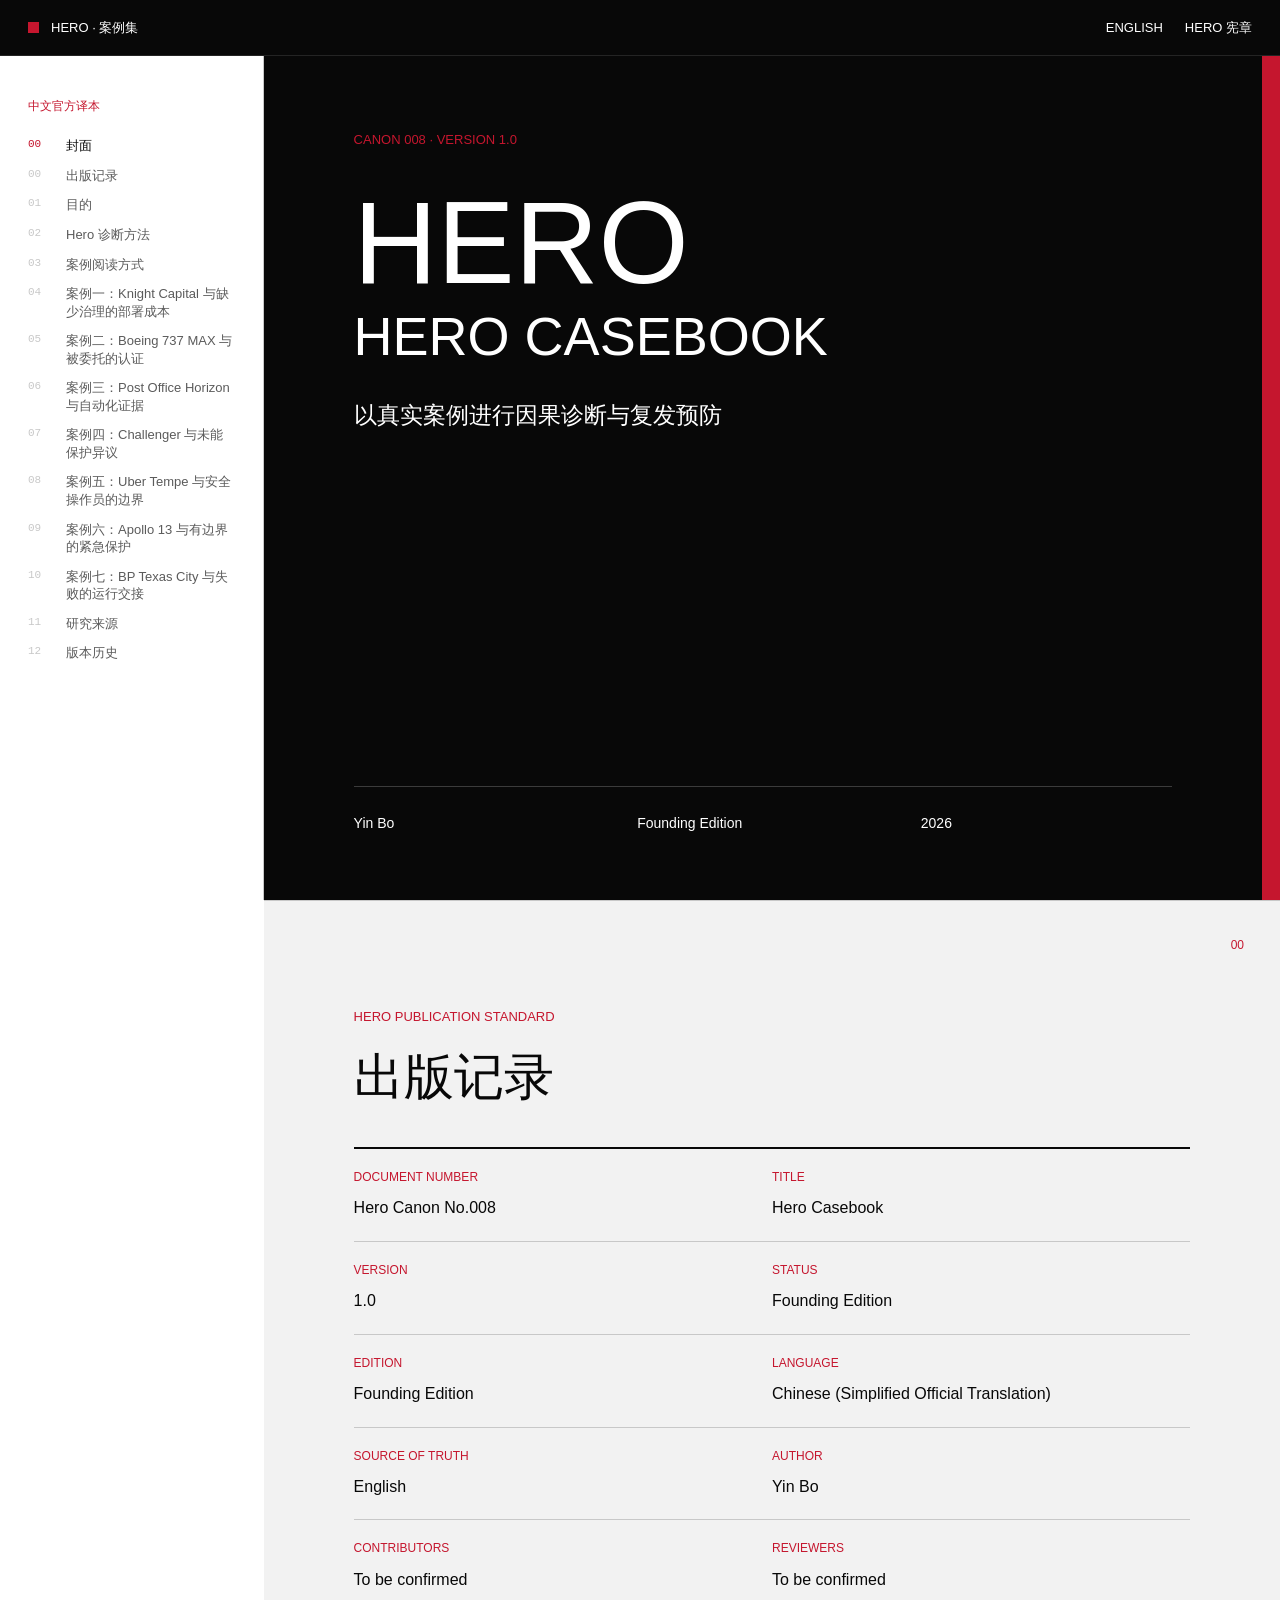
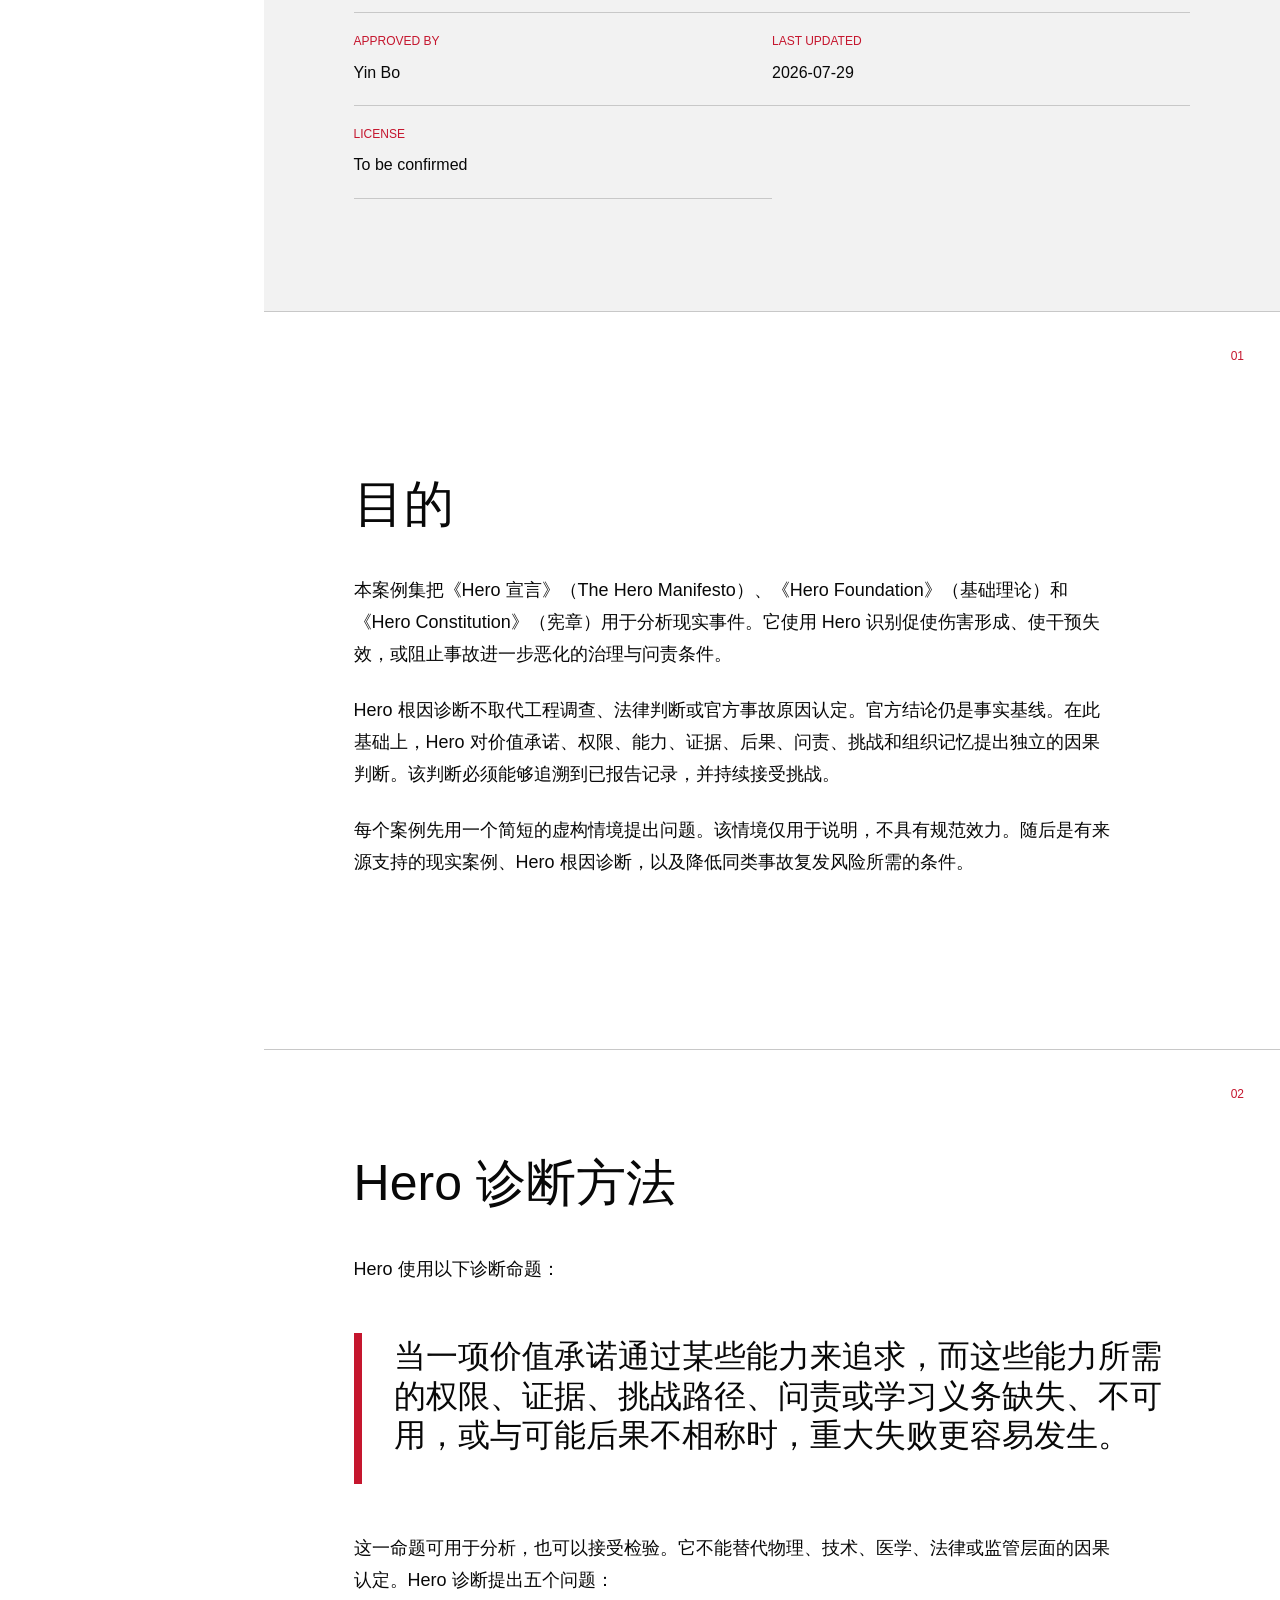
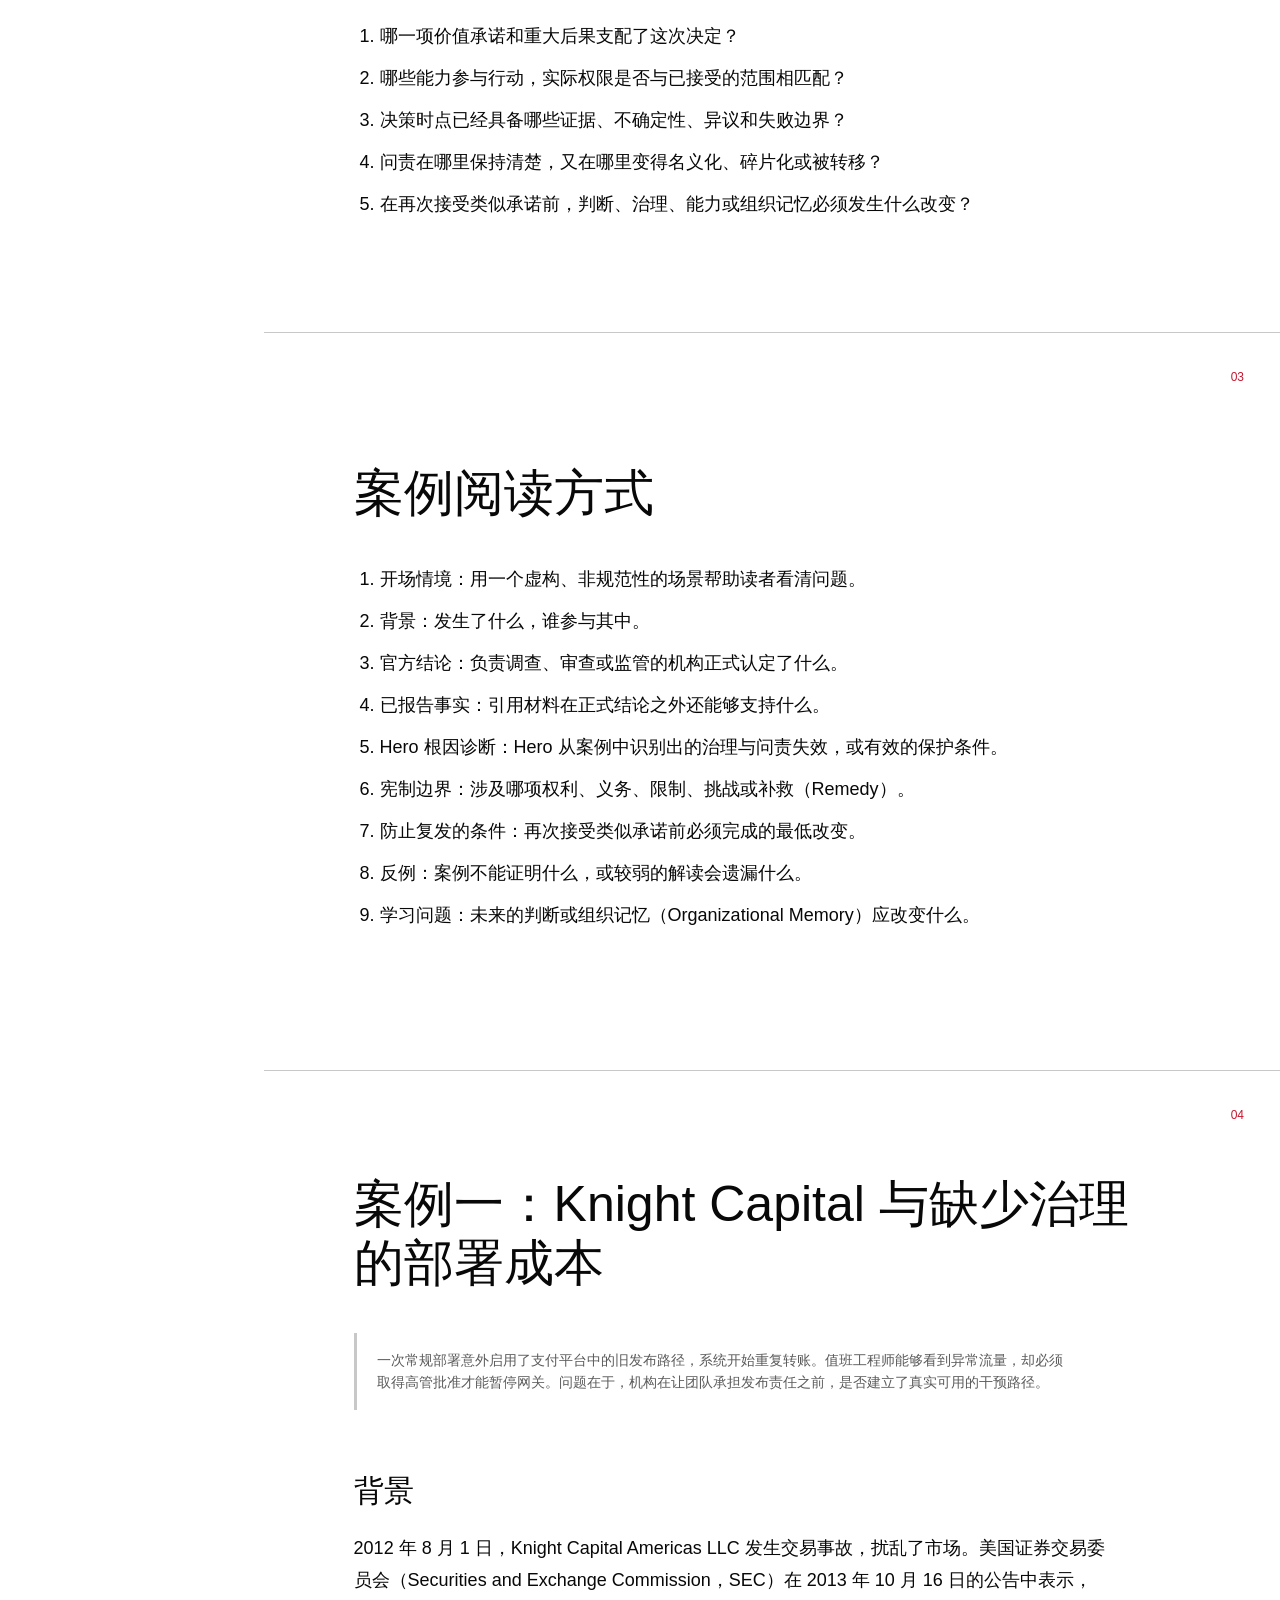
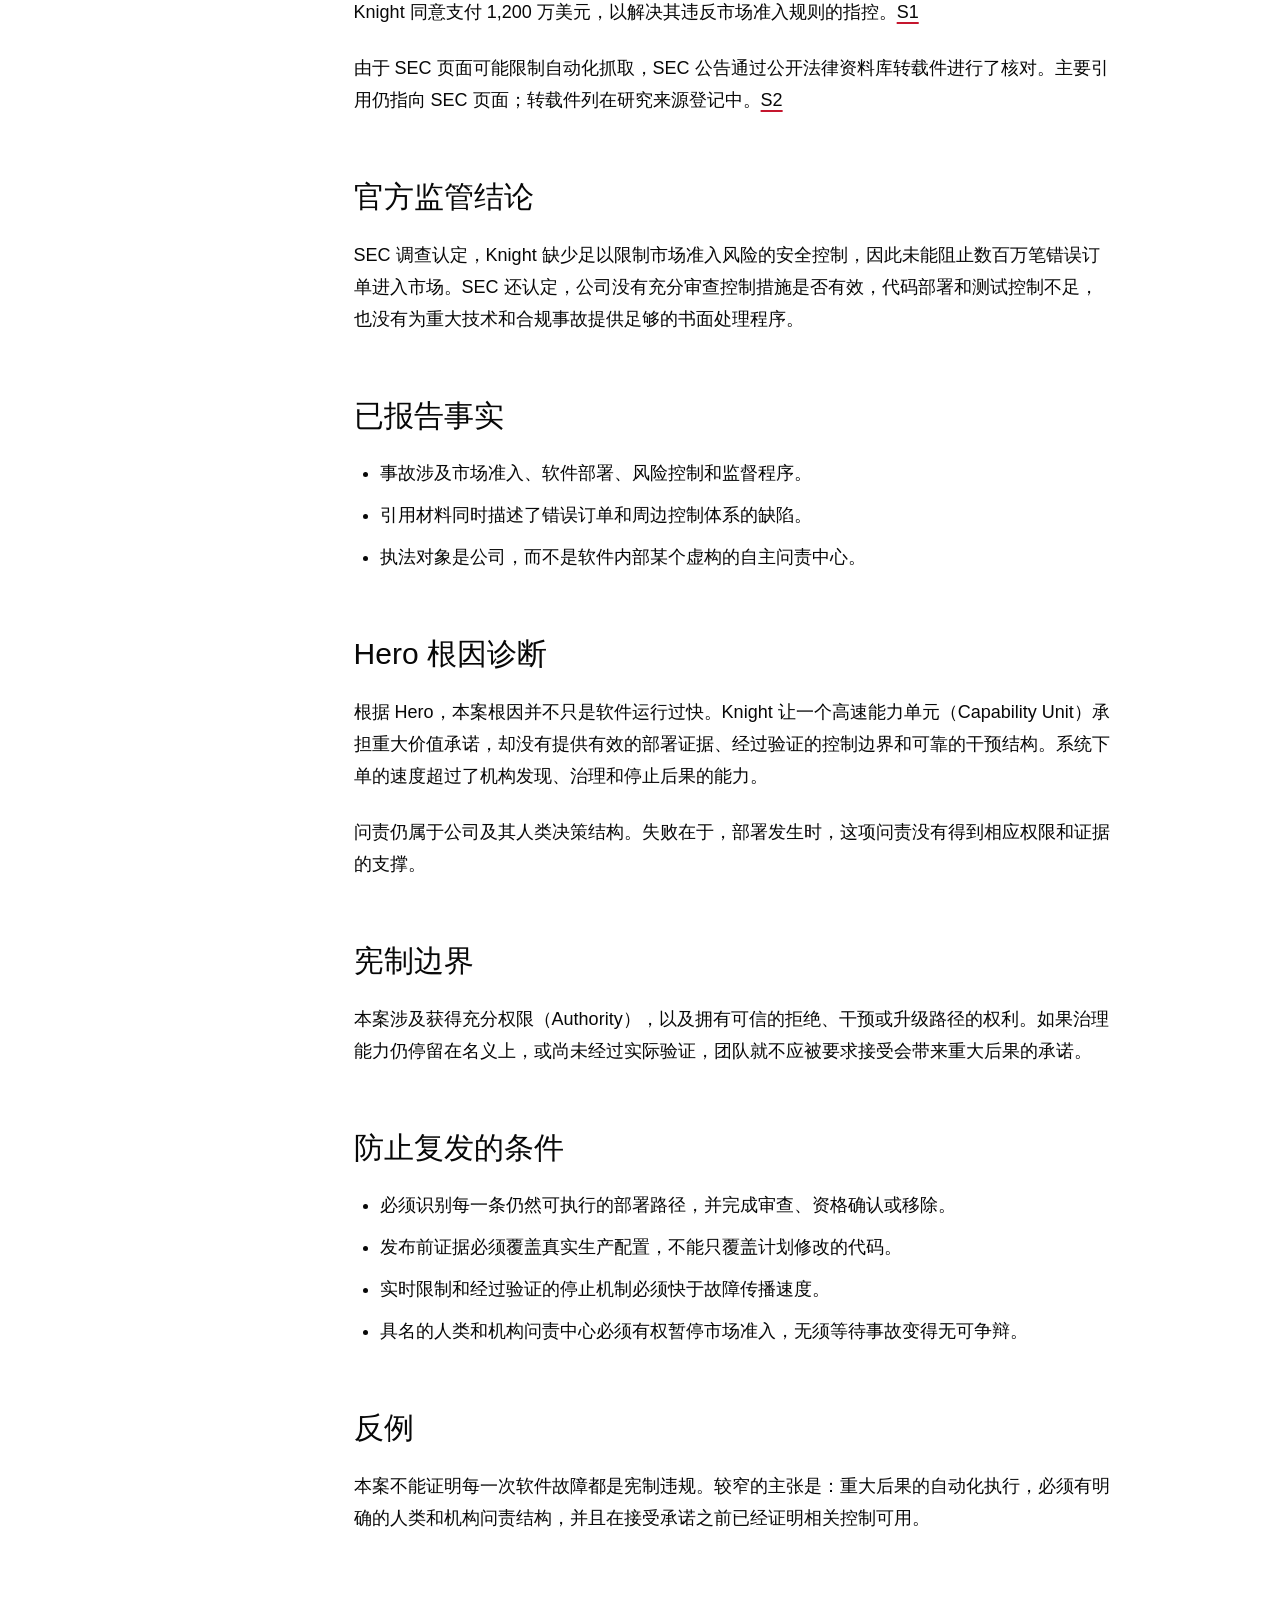
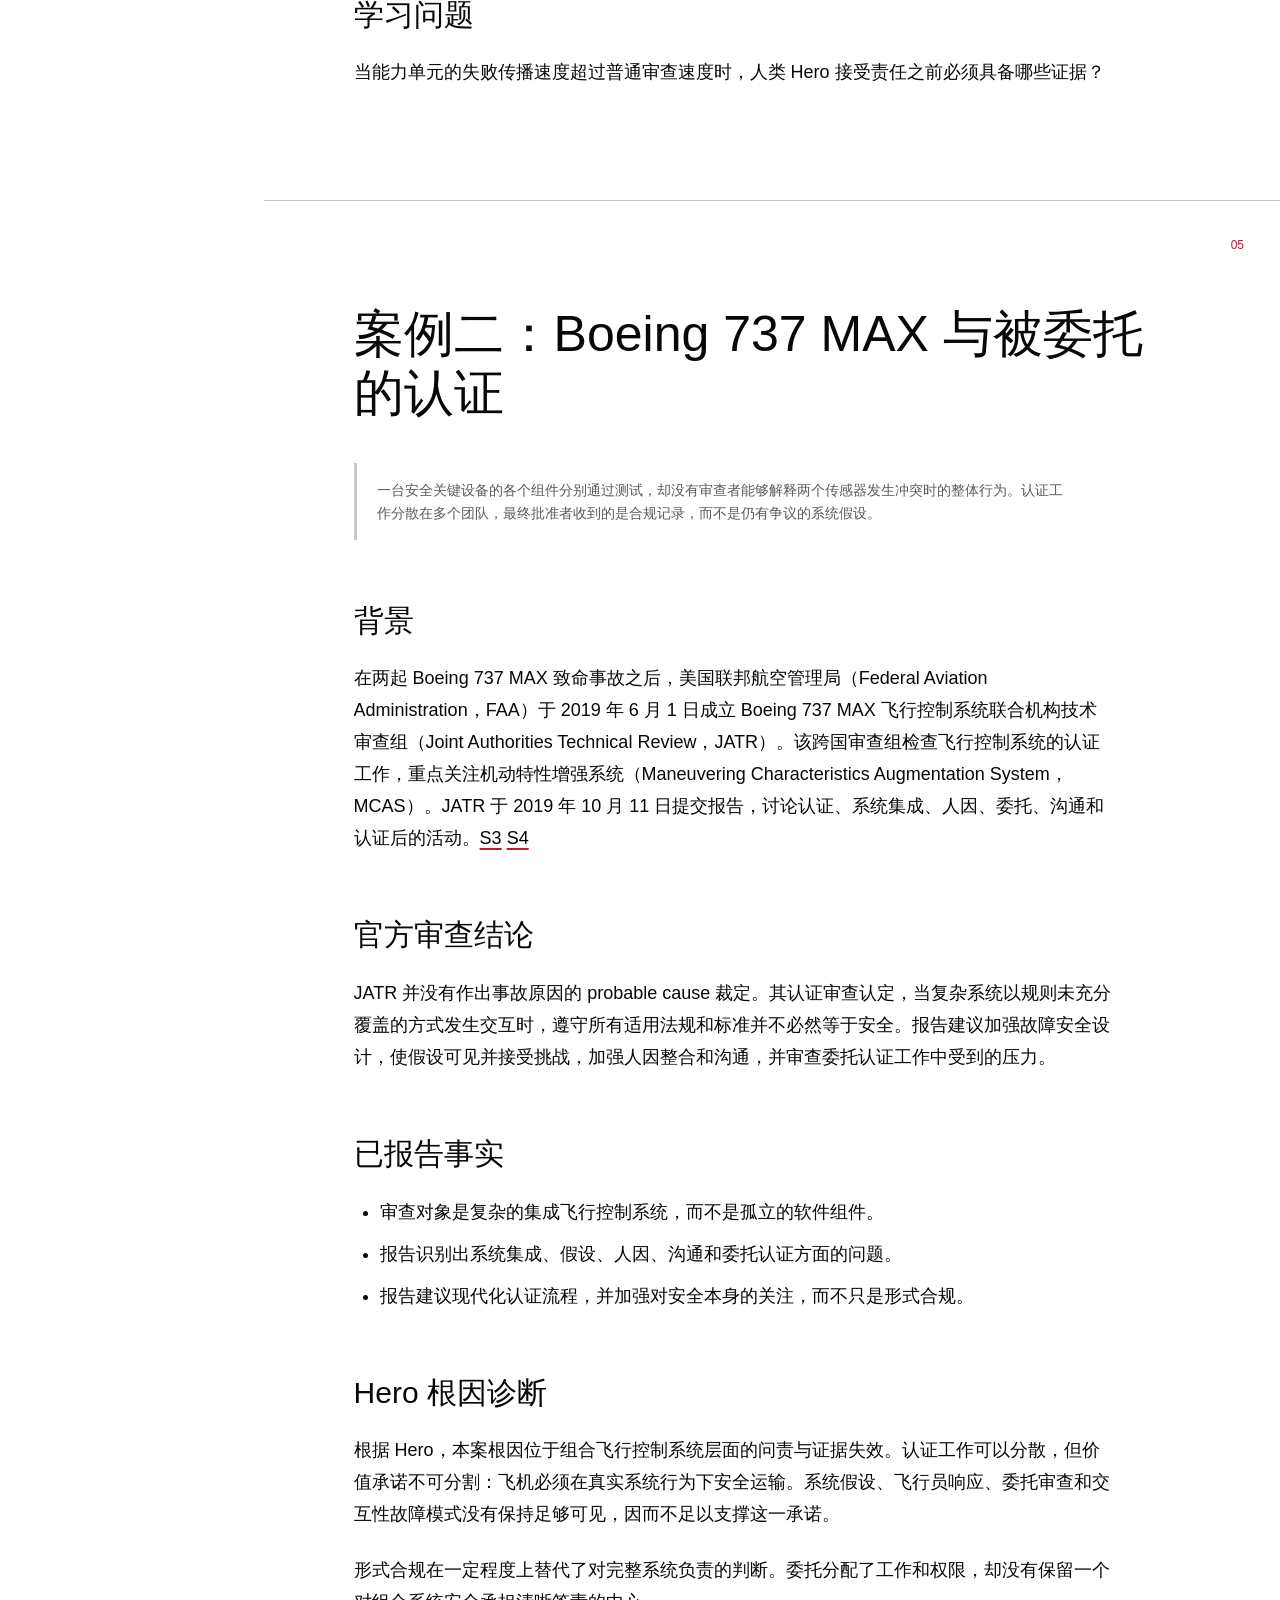
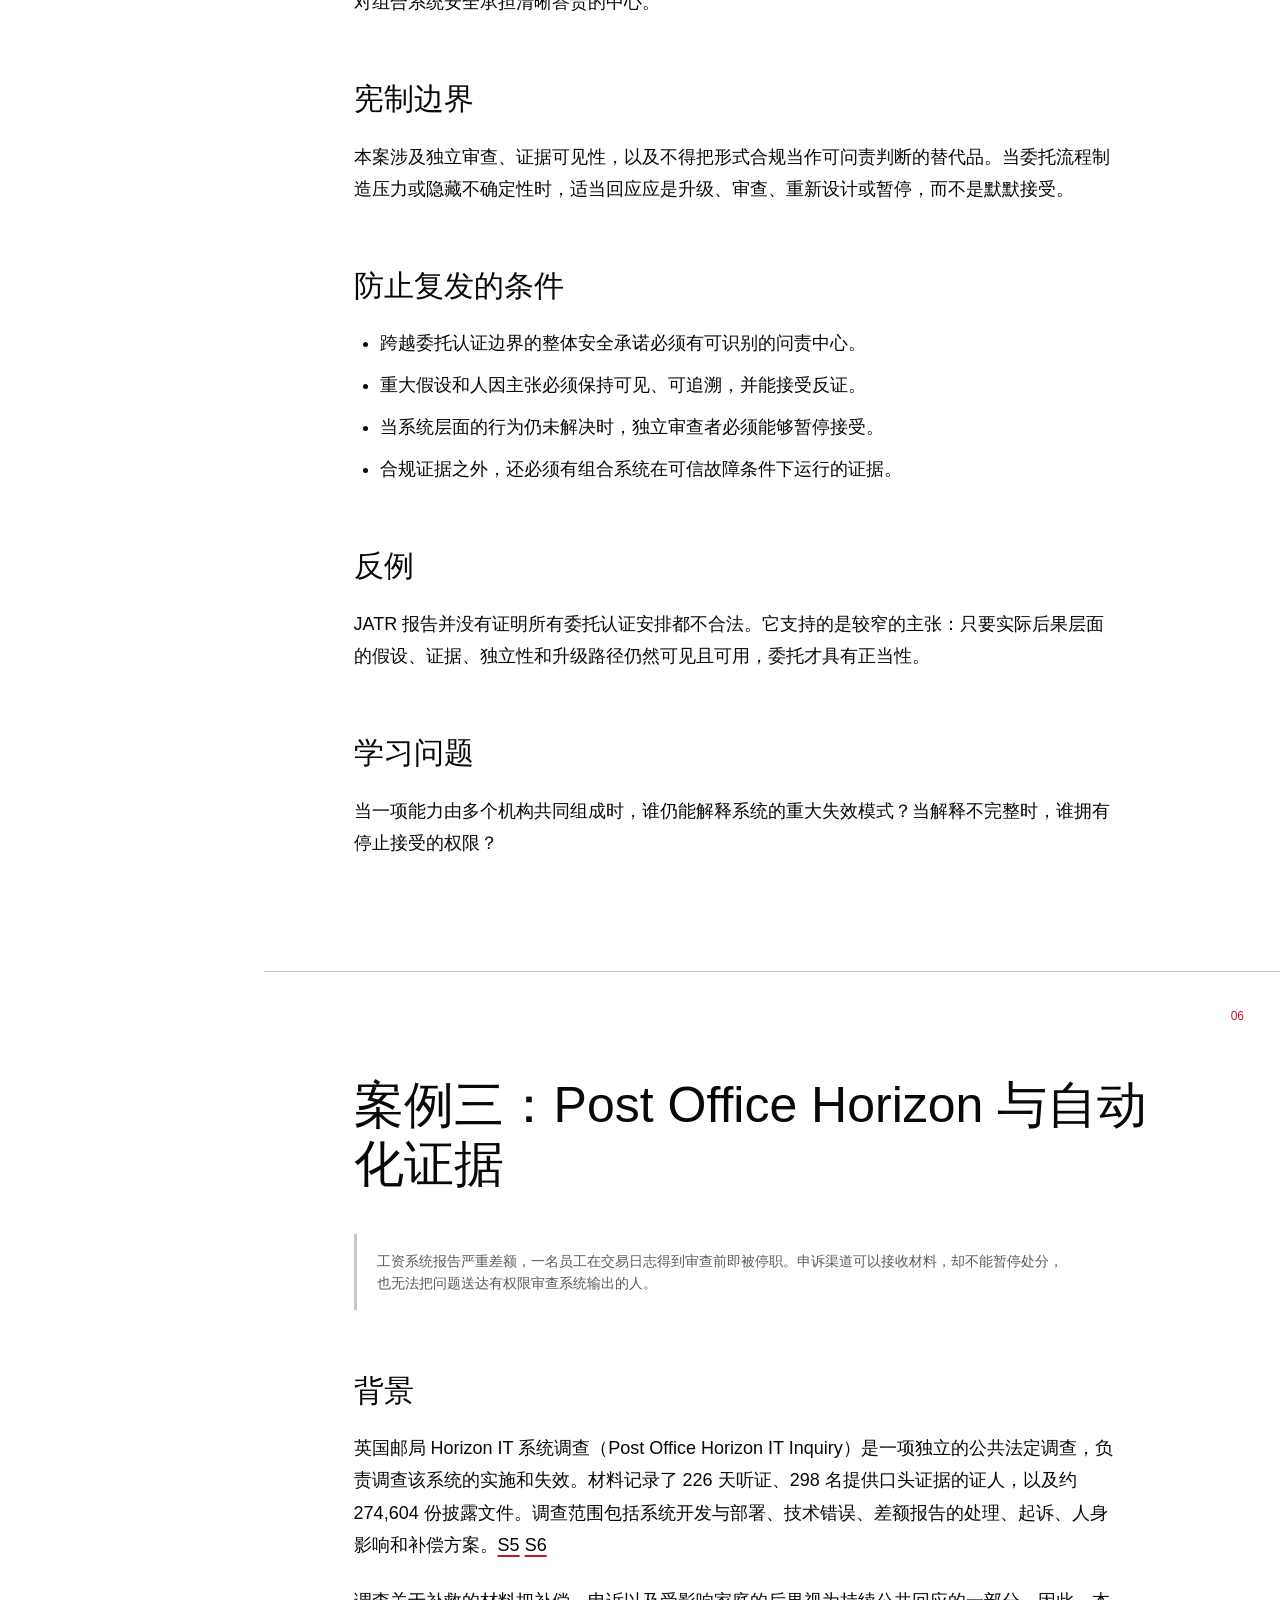
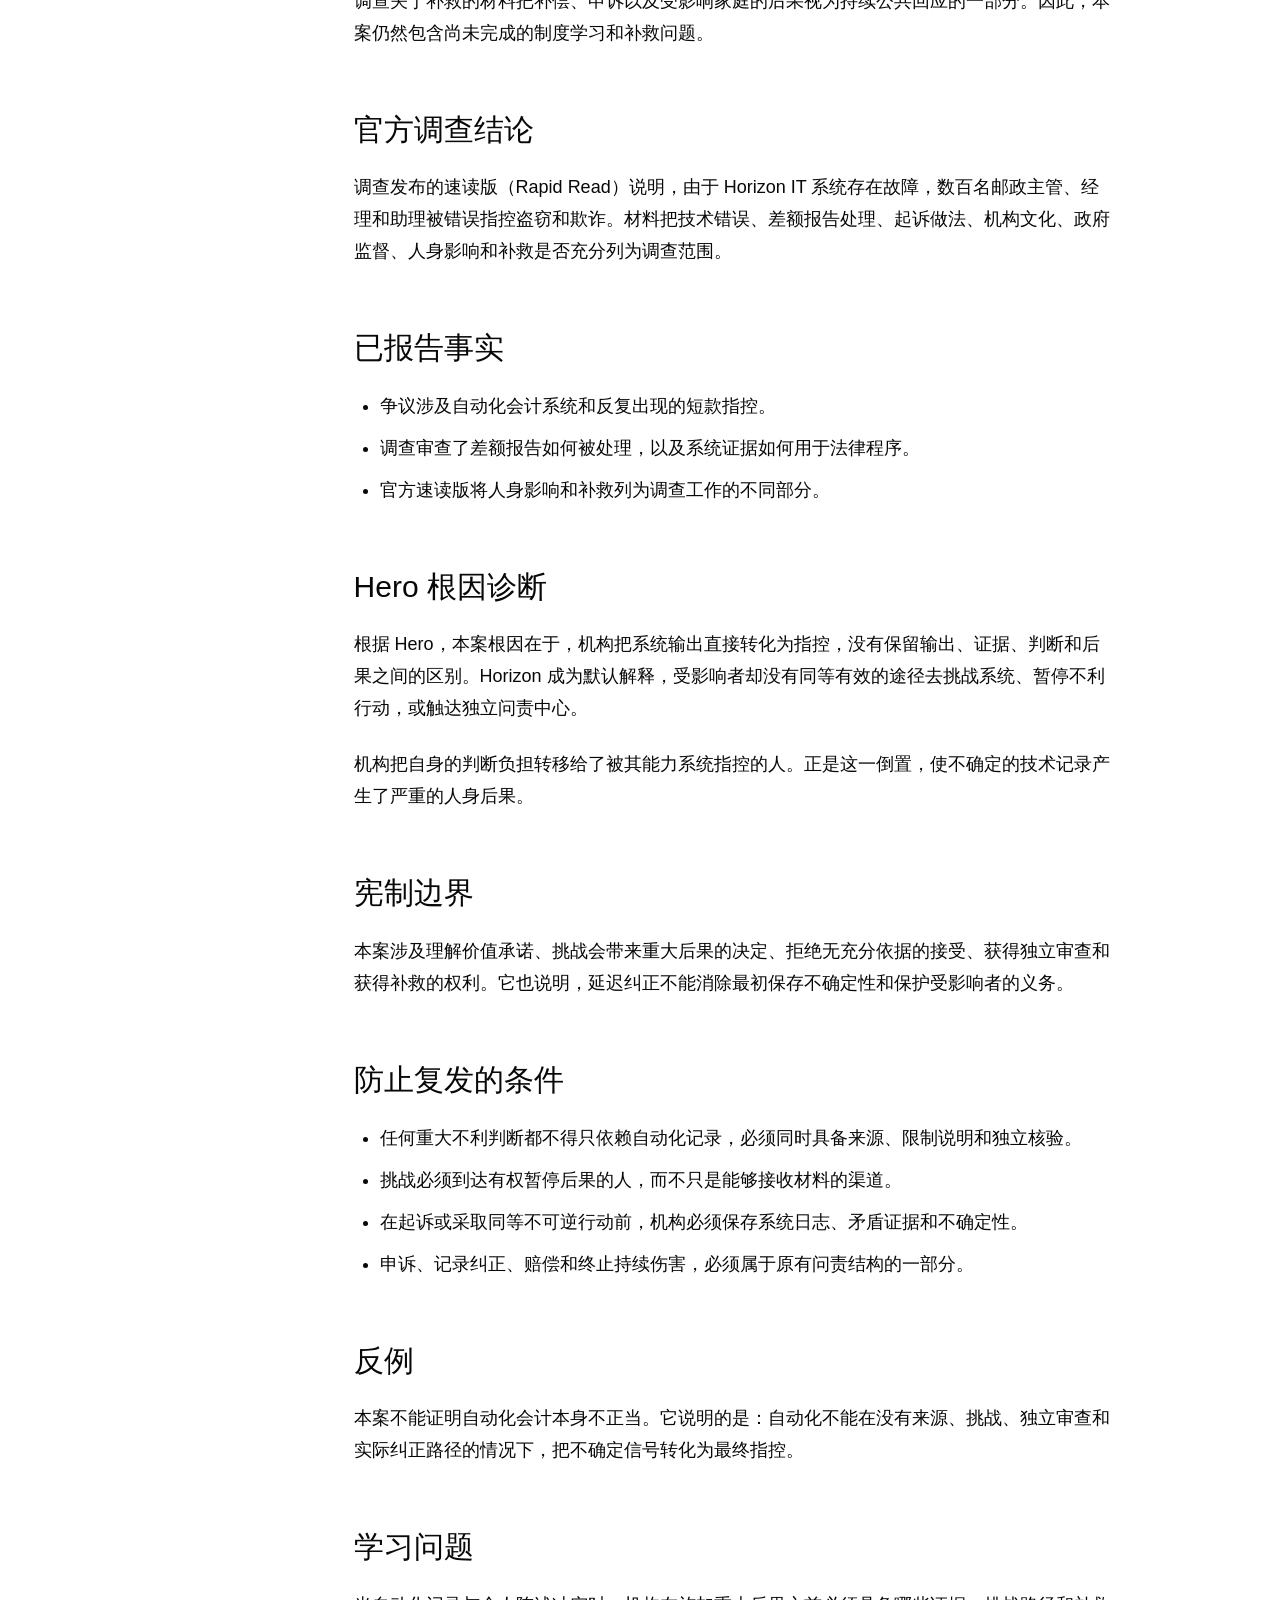
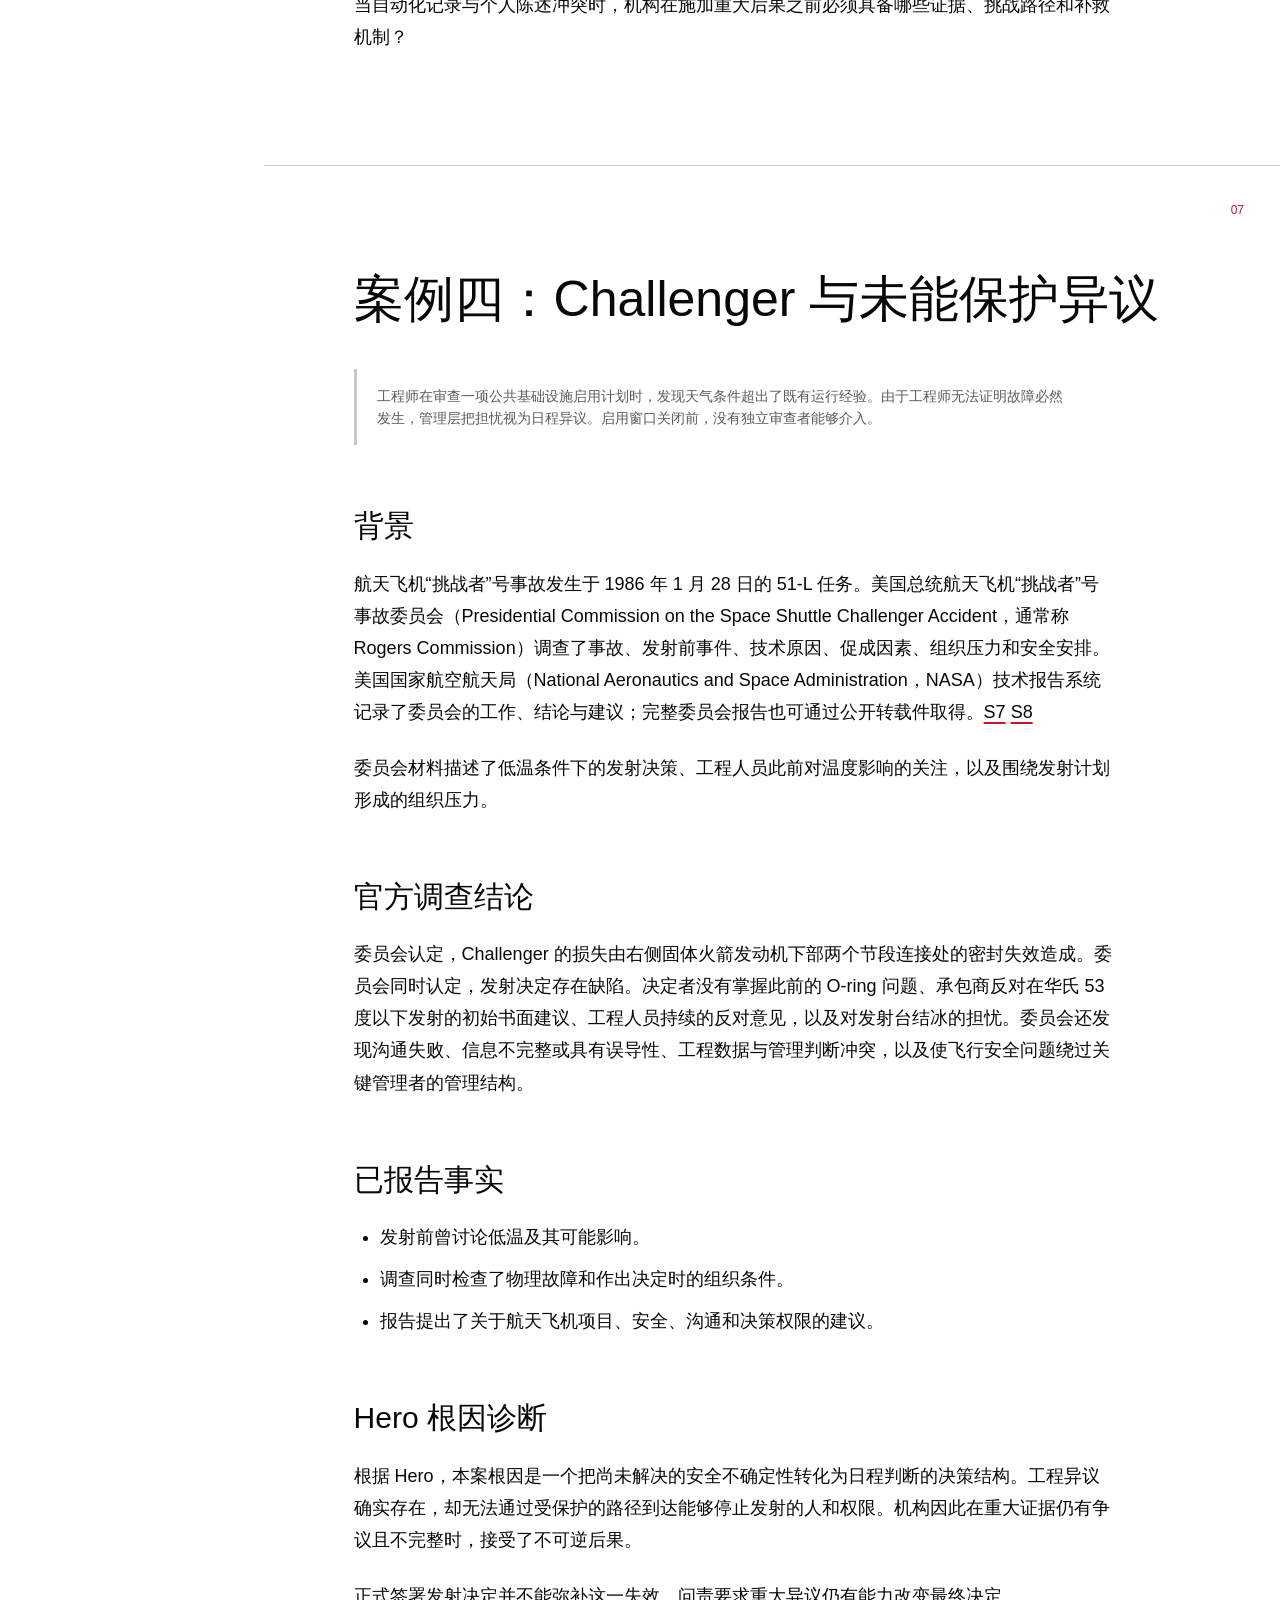
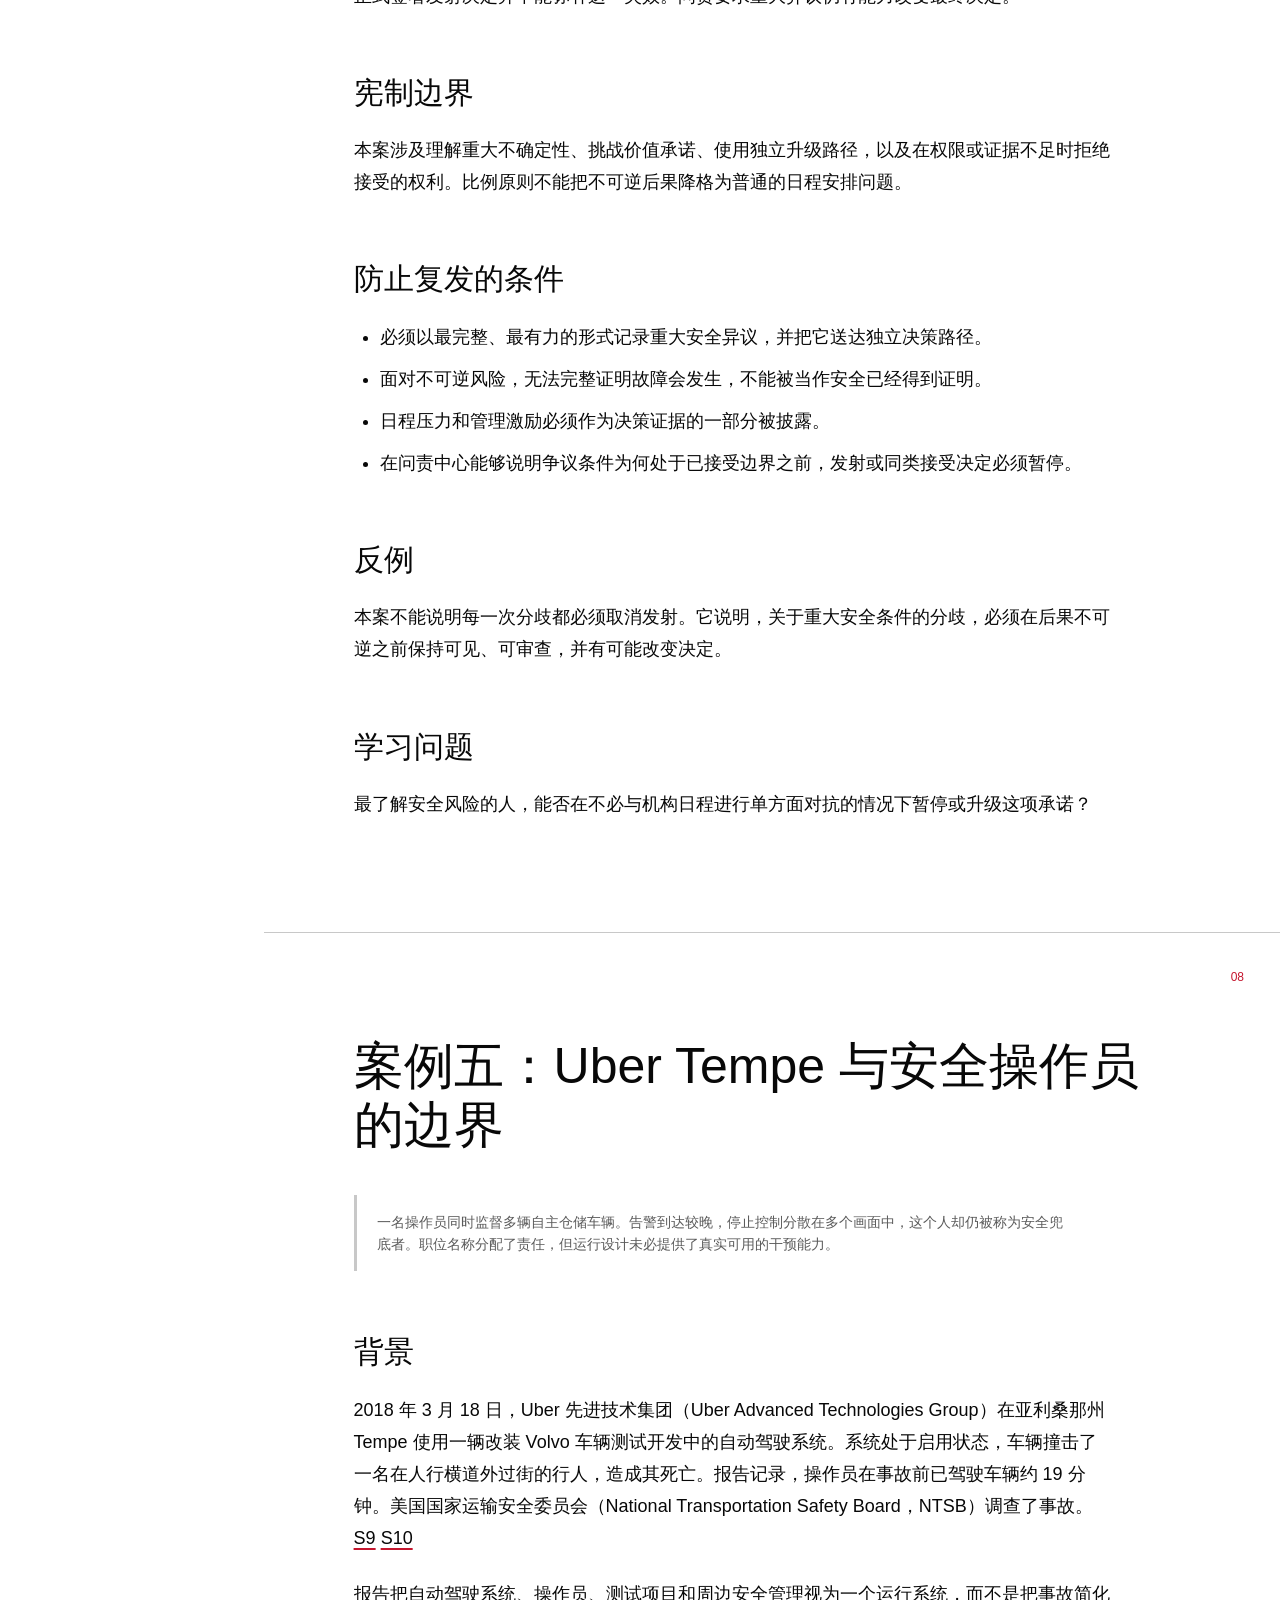
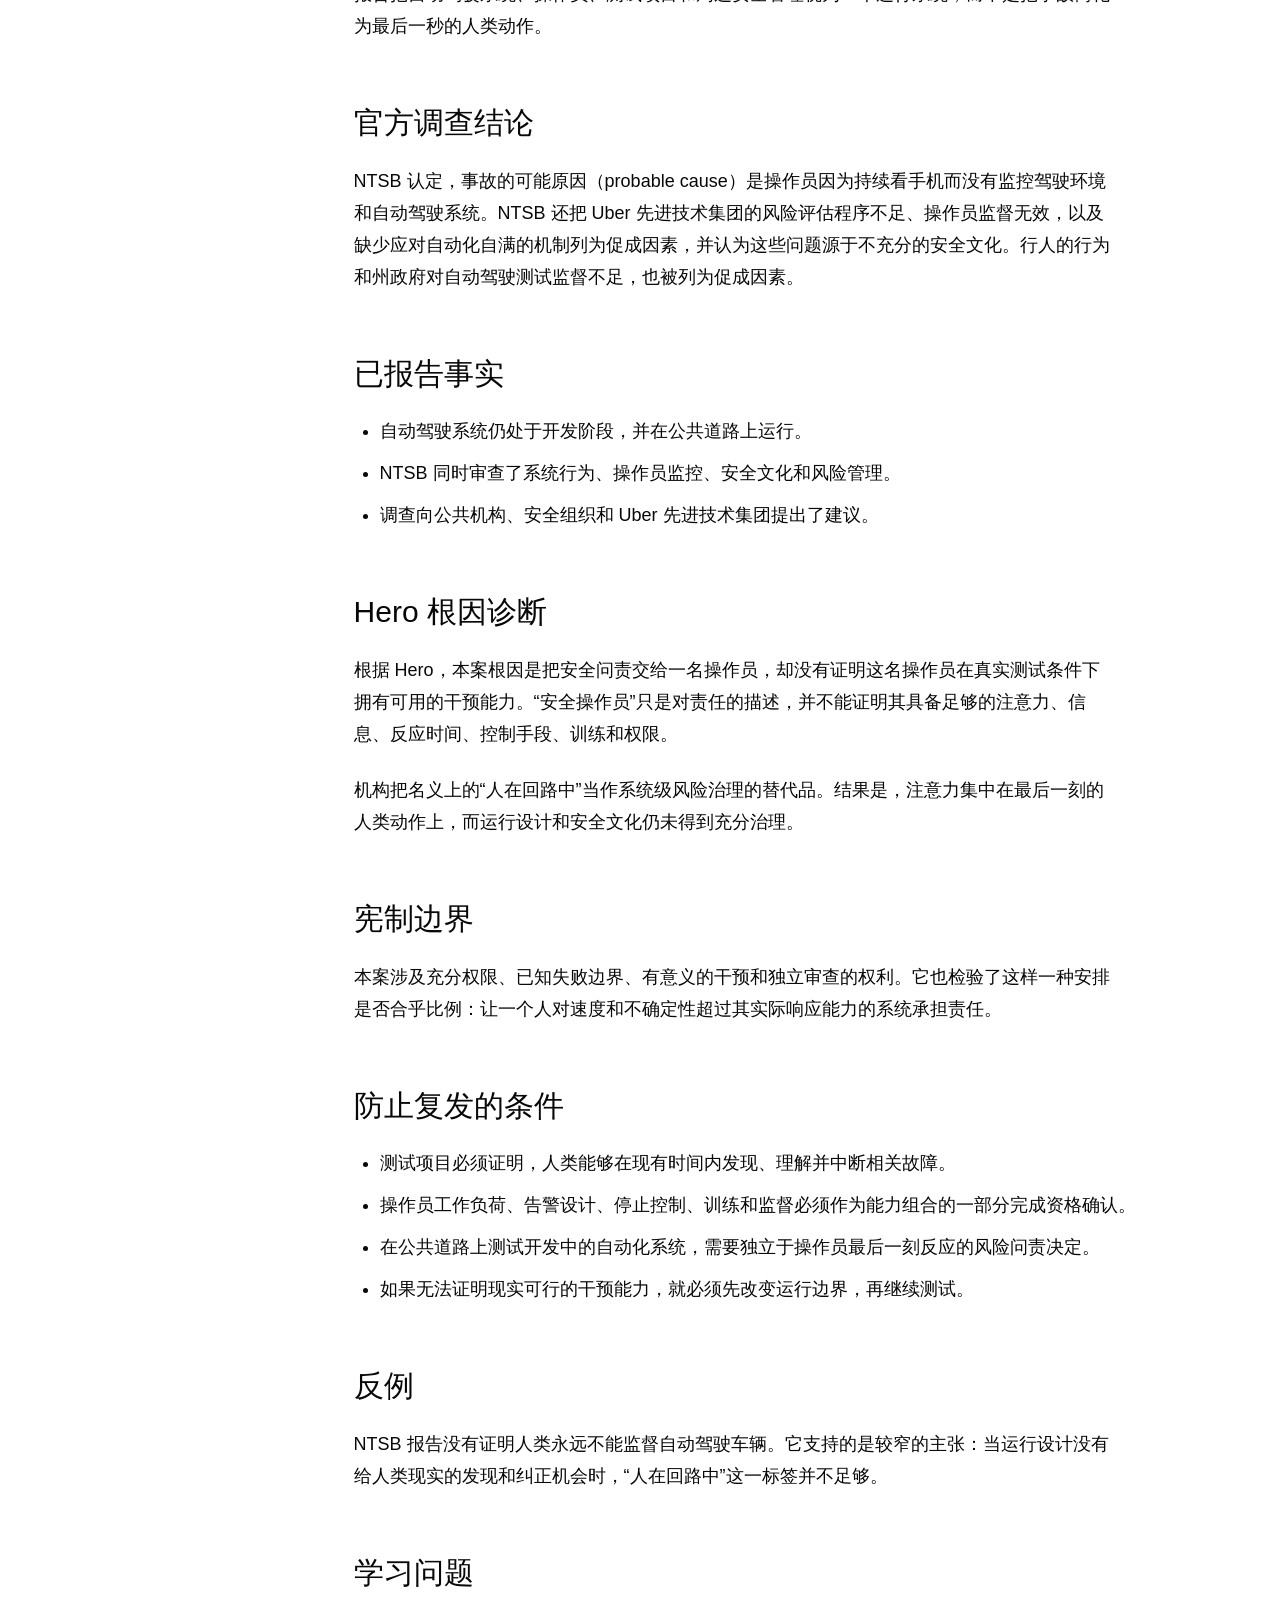
<file: 008-hero-casebook/zh-CN/index.html>
<!doctype html>
<html lang="zh-CN">
<head>
  <meta charset="utf-8">
  <meta name="viewport" content="width=device-width, initial-scale=1">
  <meta name="color-scheme" content="light">
  <meta name="description" content="以真实案例进行因果诊断与复发预防">
  <meta name="keywords" content="Hero Casebook, 组织失败, 根因分析, 负责任的人工智能, 问责案例, 治理失败, 安全文化">
  <link rel="canonical" href="https://sheldonlc.github.io/hero-manifesto/008-hero-casebook/zh-CN/">
  <link rel="alternate" hreflang="en" href="https://sheldonlc.github.io/hero-manifesto/008-hero-casebook/en/">
  <meta property="og:type" content="article"><meta property="og:title" content="Hero Casebook"><meta property="og:description" content="基于真实案例的因果诊断与复发预防条件。"><meta property="og:url" content="https://sheldonlc.github.io/hero-manifesto/008-hero-casebook/zh-CN/">
  <title>Hero Canon 008 - Hero 案例集</title>
  <link rel="stylesheet" href="../../assets/hero-publication.css">
</head>
<body data-language="zh-CN">
  <div class="reading-progress" aria-hidden="true"></div>
  <header class="site-header">
    <a class="wordmark" href="../../index.html"><span class="wordmark-mark" aria-hidden="true"></span><span>HERO · 案例集</span></a>
    <nav class="header-links" aria-label="Edition navigation">
      <a href="../en/index.html">English</a>
      <a class="secondary-link" href="../../003-hero-constitution/zh-CN/index.html">Hero 宪章</a>
    </nav>
  </header>
  <div class="publication-shell">
    <aside class="toc" aria-label="Table of contents"><p class="toc-label">中文官方译本</p><ol><li><a href="#cover" data-index="00">封面</a></li><li><a href="#publication-record" data-index="00">出版记录</a></li><li><a href="#section-01" data-index="01">目的</a></li><li><a href="#section-02" data-index="02">Hero 诊断方法</a></li><li><a href="#section-03" data-index="03">案例阅读方式</a></li><li><a href="#section-04" data-index="04">案例一：Knight Capital 与缺少治理的部署成本</a></li><li><a href="#section-05" data-index="05">案例二：Boeing 737 MAX 与被委托的认证</a></li><li><a href="#section-06" data-index="06">案例三：Post Office Horizon 与自动化证据</a></li><li><a href="#section-07" data-index="07">案例四：Challenger 与未能保护异议</a></li><li><a href="#section-08" data-index="08">案例五：Uber Tempe 与安全操作员的边界</a></li><li><a href="#section-09" data-index="09">案例六：Apollo 13 与有边界的紧急保护</a></li><li><a href="#section-10" data-index="10">案例七：BP Texas City 与失败的运行交接</a></li><li><a href="#section-11" data-index="11">研究来源</a></li><li><a href="#section-12" data-index="12">版本历史</a></li></ol></aside>
    <main class="canon">
      <section class="canon-section cover-section" id="cover"><div class="cover-grid"><div class="cover-content"><div><p class="cover-canon">Canon 008 · Version 1.0</p><div class="cover-hero">HERO</div><h1 class="cover-title">HERO CASEBOOK</h1><p class="cover-tagline">以真实案例进行因果诊断与复发预防</p></div><div class="cover-footer"><span>Yin Bo</span><span>Founding Edition</span><span>2026</span></div></div><div class="cover-rule"></div></div></section>
      <section class="canon-section metadata-section" id="publication-record"><span class="section-index">00</span><div class="section-inner"><p class="section-kicker">Hero Publication Standard</p><h2 class="section-title">出版记录</h2><dl class="metadata-grid"><div><dt>Document Number</dt><dd>Hero Canon No.008</dd></div><div><dt>Title</dt><dd>Hero Casebook</dd></div><div><dt>Version</dt><dd>1.0</dd></div><div><dt>Status</dt><dd>Founding Edition</dd></div><div><dt>Edition</dt><dd>Founding Edition</dd></div><div><dt>Language</dt><dd>Chinese (Simplified Official Translation)</dd></div><div><dt>Source of Truth</dt><dd>English</dd></div><div><dt>Author</dt><dd>Yin Bo</dd></div><div><dt>Contributors</dt><dd>To be confirmed</dd></div><div><dt>Reviewers</dt><dd>To be confirmed</dd></div><div><dt>Approved By</dt><dd>Yin Bo</dd></div><div><dt>Last Updated</dt><dd>2026-07-29</dd></div><div><dt>License</dt><dd>To be confirmed</dd></div></dl></div></section>
      <section class="canon-section" id="section-01" data-title="目的"><span class="section-index">01</span><div class="section-inner"><h2 class="section-title">目的</h2><div class="section-body"><p>本案例集把《Hero 宣言》（The Hero Manifesto）、《Hero Foundation》（基础理论）和《Hero Constitution》（宪章）用于分析现实事件。它使用 Hero 识别促使伤害形成、使干预失效，或阻止事故进一步恶化的治理与问责条件。</p>
<p>Hero 根因诊断不取代工程调查、法律判断或官方事故原因认定。官方结论仍是事实基线。在此基础上，Hero 对价值承诺、权限、能力、证据、后果、问责、挑战和组织记忆提出独立的因果判断。该判断必须能够追溯到已报告记录，并持续接受挑战。</p>
<p>每个案例先用一个简短的虚构情境提出问题。该情境仅用于说明，不具有规范效力。随后是有来源支持的现实案例、Hero 根因诊断，以及降低同类事故复发风险所需的条件。</p>
</div></div></section>
<section class="canon-section" id="section-02" data-title="Hero 诊断方法"><span class="section-index">02</span><div class="section-inner"><h2 class="section-title">Hero 诊断方法</h2><div class="section-body"><p>Hero 使用以下诊断命题：</p>
<blockquote>
<p>当一项价值承诺通过某些能力来追求，而这些能力所需的权限、证据、挑战路径、问责或学习义务缺失、不可用，或与可能后果不相称时，重大失败更容易发生。</p>
</blockquote>
<p>这一命题可用于分析，也可以接受检验。它不能替代物理、技术、医学、法律或监管层面的因果认定。Hero 诊断提出五个问题：</p>
<ol>
<li>哪一项价值承诺和重大后果支配了这次决定？</li>
<li>哪些能力参与行动，实际权限是否与已接受的范围相匹配？</li>
<li>决策时点已经具备哪些证据、不确定性、异议和失败边界？</li>
<li>问责在哪里保持清楚，又在哪里变得名义化、碎片化或被转移？</li>
<li>在再次接受类似承诺前，判断、治理、能力或组织记忆必须发生什么改变？</li>
</ol>
</div></div></section>
<section class="canon-section" id="section-03" data-title="案例阅读方式"><span class="section-index">03</span><div class="section-inner"><h2 class="section-title">案例阅读方式</h2><div class="section-body"><ol>
<li>开场情境：用一个虚构、非规范性的场景帮助读者看清问题。</li>
<li>背景：发生了什么，谁参与其中。</li>
<li>官方结论：负责调查、审查或监管的机构正式认定了什么。</li>
<li>已报告事实：引用材料在正式结论之外还能够支持什么。</li>
<li>Hero 根因诊断：Hero 从案例中识别出的治理与问责失效，或有效的保护条件。</li>
<li>宪制边界：涉及哪项权利、义务、限制、挑战或补救（Remedy）。</li>
<li>防止复发的条件：再次接受类似承诺前必须完成的最低改变。</li>
<li>反例：案例不能证明什么，或较弱的解读会遗漏什么。</li>
<li>学习问题：未来的判断或组织记忆（Organizational Memory）应改变什么。</li>
</ol>
</div></div></section>
<section class="canon-section" id="section-04" data-title="案例一：Knight Capital 与缺少治理的部署成本"><span class="section-index">04</span><div class="section-inner"><h2 class="section-title">案例一：Knight Capital 与缺少治理的部署成本</h2><div class="section-body"><p><small><em>一次常规部署意外启用了支付平台中的旧发布路径，系统开始重复转账。值班工程师能够看到异常流量，却必须取得高管批准才能暂停网关。问题在于，机构在让团队承担发布责任之前，是否建立了真实可用的干预路径。</em></small></p>
<h3>背景</h3>
<p>2012 年 8 月 1 日，Knight Capital Americas LLC 发生交易事故，扰乱了市场。美国证券交易委员会（Securities and Exchange Commission，SEC）在 2013 年 10 月 16 日的公告中表示，Knight 同意支付 1,200 万美元，以解决其违反市场准入规则的指控。<a href="https://www.sec.gov/newsroom/press-releases/2013-222">S1</a></p>
<p>由于 SEC 页面可能限制自动化抓取，SEC 公告通过公开法律资料库转载件进行了核对。主要引用仍指向 SEC 页面；转载件列在研究来源登记中。<a href="https://business.cch.com/srd/SEC-ChargesKnightCapital-2013-222.pdf">S2</a></p>
<h3>官方监管结论</h3>
<p>SEC 调查认定，Knight 缺少足以限制市场准入风险的安全控制，因此未能阻止数百万笔错误订单进入市场。SEC 还认定，公司没有充分审查控制措施是否有效，代码部署和测试控制不足，也没有为重大技术和合规事故提供足够的书面处理程序。</p>
<h3>已报告事实</h3>
<ul>
<li>事故涉及市场准入、软件部署、风险控制和监督程序。</li>
<li>引用材料同时描述了错误订单和周边控制体系的缺陷。</li>
<li>执法对象是公司，而不是软件内部某个虚构的自主问责中心。</li>
</ul>
<h3>Hero 根因诊断</h3>
<p>根据 Hero，本案根因并不只是软件运行过快。Knight 让一个高速能力单元（Capability Unit）承担重大价值承诺，却没有提供有效的部署证据、经过验证的控制边界和可靠的干预结构。系统下单的速度超过了机构发现、治理和停止后果的能力。</p>
<p>问责仍属于公司及其人类决策结构。失败在于，部署发生时，这项问责没有得到相应权限和证据的支撑。</p>
<h3>宪制边界</h3>
<p>本案涉及获得充分权限（Authority），以及拥有可信的拒绝、干预或升级路径的权利。如果治理能力仍停留在名义上，或尚未经过实际验证，团队就不应被要求接受会带来重大后果的承诺。</p>
<h3>防止复发的条件</h3>
<ul>
<li>必须识别每一条仍然可执行的部署路径，并完成审查、资格确认或移除。</li>
<li>发布前证据必须覆盖真实生产配置，不能只覆盖计划修改的代码。</li>
<li>实时限制和经过验证的停止机制必须快于故障传播速度。</li>
<li>具名的人类和机构问责中心必须有权暂停市场准入，无须等待事故变得无可争辩。</li>
</ul>
<h3>反例</h3>
<p>本案不能证明每一次软件故障都是宪制违规。较窄的主张是：重大后果的自动化执行，必须有明确的人类和机构问责结构，并且在接受承诺之前已经证明相关控制可用。</p>
<h3>学习问题</h3>
<p>当能力单元的失败传播速度超过普通审查速度时，人类 Hero 接受责任之前必须具备哪些证据？</p>
</div></div></section>
<section class="canon-section" id="section-05" data-title="案例二：Boeing 737 MAX 与被委托的认证"><span class="section-index">05</span><div class="section-inner"><h2 class="section-title">案例二：Boeing 737 MAX 与被委托的认证</h2><div class="section-body"><p><small><em>一台安全关键设备的各个组件分别通过测试，却没有审查者能够解释两个传感器发生冲突时的整体行为。认证工作分散在多个团队，最终批准者收到的是合规记录，而不是仍有争议的系统假设。</em></small></p>
<h3>背景</h3>
<p>在两起 Boeing 737 MAX 致命事故之后，美国联邦航空管理局（Federal Aviation Administration，FAA）于 2019 年 6 月 1 日成立 Boeing 737 MAX 飞行控制系统联合机构技术审查组（Joint Authorities Technical Review，JATR）。该跨国审查组检查飞行控制系统的认证工作，重点关注机动特性增强系统（Maneuvering Characteristics Augmentation System，MCAS）。JATR 于 2019 年 10 月 11 日提交报告，讨论认证、系统集成、人因、委托、沟通和认证后的活动。<a href="https://www.faa.gov/newsroom/finaljatrsubmittaltofaaoct2019">S3</a> <a href="https://www.faa.gov/sites/faa.gov/files/2021-08/Final_JATR_Submittal_to_FAA_Oct_2019.pdf">S4</a></p>
<h3>官方审查结论</h3>
<p>JATR 并没有作出事故原因的 probable cause 裁定。其认证审查认定，当复杂系统以规则未充分覆盖的方式发生交互时，遵守所有适用法规和标准并不必然等于安全。报告建议加强故障安全设计，使假设可见并接受挑战，加强人因整合和沟通，并审查委托认证工作中受到的压力。</p>
<h3>已报告事实</h3>
<ul>
<li>审查对象是复杂的集成飞行控制系统，而不是孤立的软件组件。</li>
<li>报告识别出系统集成、假设、人因、沟通和委托认证方面的问题。</li>
<li>报告建议现代化认证流程，并加强对安全本身的关注，而不只是形式合规。</li>
</ul>
<h3>Hero 根因诊断</h3>
<p>根据 Hero，本案根因位于组合飞行控制系统层面的问责与证据失效。认证工作可以分散，但价值承诺不可分割：飞机必须在真实系统行为下安全运输。系统假设、飞行员响应、委托审查和交互性故障模式没有保持足够可见，因而不足以支撑这一承诺。</p>
<p>形式合规在一定程度上替代了对完整系统负责的判断。委托分配了工作和权限，却没有保留一个对组合系统安全承担清晰答责的中心。</p>
<h3>宪制边界</h3>
<p>本案涉及独立审查、证据可见性，以及不得把形式合规当作可问责判断的替代品。当委托流程制造压力或隐藏不确定性时，适当回应应是升级、审查、重新设计或暂停，而不是默默接受。</p>
<h3>防止复发的条件</h3>
<ul>
<li>跨越委托认证边界的整体安全承诺必须有可识别的问责中心。</li>
<li>重大假设和人因主张必须保持可见、可追溯，并能接受反证。</li>
<li>当系统层面的行为仍未解决时，独立审查者必须能够暂停接受。</li>
<li>合规证据之外，还必须有组合系统在可信故障条件下运行的证据。</li>
</ul>
<h3>反例</h3>
<p>JATR 报告并没有证明所有委托认证安排都不合法。它支持的是较窄的主张：只要实际后果层面的假设、证据、独立性和升级路径仍然可见且可用，委托才具有正当性。</p>
<h3>学习问题</h3>
<p>当一项能力由多个机构共同组成时，谁仍能解释系统的重大失效模式？当解释不完整时，谁拥有停止接受的权限？</p>
</div></div></section>
<section class="canon-section" id="section-06" data-title="案例三：Post Office Horizon 与自动化证据"><span class="section-index">06</span><div class="section-inner"><h2 class="section-title">案例三：Post Office Horizon 与自动化证据</h2><div class="section-body"><p><small><em>工资系统报告严重差额，一名员工在交易日志得到审查前即被停职。申诉渠道可以接收材料，却不能暂停处分，也无法把问题送达有权限审查系统输出的人。</em></small></p>
<h3>背景</h3>
<p>英国邮局 Horizon IT 系统调查（Post Office Horizon IT Inquiry）是一项独立的公共法定调查，负责调查该系统的实施和失效。材料记录了 226 天听证、298 名提供口头证据的证人，以及约 274,604 份披露文件。调查范围包括系统开发与部署、技术错误、差额报告的处理、起诉、人身影响和补偿方案。<a href="https://www.postofficehorizoninquiry.org.uk/volume-1-post-office-horizon-it-inquirys-final-report">S5</a> <a href="https://www.postofficehorizoninquiry.org.uk/sites/default/files/2025-07/Post_Office_Horizon_Inquiry_Volume_1_Rapid_Read.pdf">S6</a></p>
<p>调查关于补救的材料把补偿、申诉以及受影响家庭的后果视为持续公共回应的一部分。因此，本案仍然包含尚未完成的制度学习和补救问题。</p>
<h3>官方调查结论</h3>
<p>调查发布的速读版（Rapid Read）说明，由于 Horizon IT 系统存在故障，数百名邮政主管、经理和助理被错误指控盗窃和欺诈。材料把技术错误、差额报告处理、起诉做法、机构文化、政府监督、人身影响和补救是否充分列为调查范围。</p>
<h3>已报告事实</h3>
<ul>
<li>争议涉及自动化会计系统和反复出现的短款指控。</li>
<li>调查审查了差额报告如何被处理，以及系统证据如何用于法律程序。</li>
<li>官方速读版将人身影响和补救列为调查工作的不同部分。</li>
</ul>
<h3>Hero 根因诊断</h3>
<p>根据 Hero，本案根因在于，机构把系统输出直接转化为指控，没有保留输出、证据、判断和后果之间的区别。Horizon 成为默认解释，受影响者却没有同等有效的途径去挑战系统、暂停不利行动，或触达独立问责中心。</p>
<p>机构把自身的判断负担转移给了被其能力系统指控的人。正是这一倒置，使不确定的技术记录产生了严重的人身后果。</p>
<h3>宪制边界</h3>
<p>本案涉及理解价值承诺、挑战会带来重大后果的决定、拒绝无充分依据的接受、获得独立审查和获得补救的权利。它也说明，延迟纠正不能消除最初保存不确定性和保护受影响者的义务。</p>
<h3>防止复发的条件</h3>
<ul>
<li>任何重大不利判断都不得只依赖自动化记录，必须同时具备来源、限制说明和独立核验。</li>
<li>挑战必须到达有权暂停后果的人，而不只是能够接收材料的渠道。</li>
<li>在起诉或采取同等不可逆行动前，机构必须保存系统日志、矛盾证据和不确定性。</li>
<li>申诉、记录纠正、赔偿和终止持续伤害，必须属于原有问责结构的一部分。</li>
</ul>
<h3>反例</h3>
<p>本案不能证明自动化会计本身不正当。它说明的是：自动化不能在没有来源、挑战、独立审查和实际纠正路径的情况下，把不确定信号转化为最终指控。</p>
<h3>学习问题</h3>
<p>当自动化记录与个人陈述冲突时，机构在施加重大后果之前必须具备哪些证据、挑战路径和补救机制？</p>
</div></div></section>
<section class="canon-section" id="section-07" data-title="案例四：Challenger 与未能保护异议"><span class="section-index">07</span><div class="section-inner"><h2 class="section-title">案例四：Challenger 与未能保护异议</h2><div class="section-body"><p><small><em>工程师在审查一项公共基础设施启用计划时，发现天气条件超出了既有运行经验。由于工程师无法证明故障必然发生，管理层把担忧视为日程异议。启用窗口关闭前，没有独立审查者能够介入。</em></small></p>
<h3>背景</h3>
<p>航天飞机“挑战者”号事故发生于 1986 年 1 月 28 日的 51-L 任务。美国总统航天飞机“挑战者”号事故委员会（Presidential Commission on the Space Shuttle Challenger Accident，通常称 Rogers Commission）调查了事故、发射前事件、技术原因、促成因素、组织压力和安全安排。美国国家航空航天局（National Aeronautics and Space Administration，NASA）技术报告系统记录了委员会的工作、结论与建议；完整委员会报告也可通过公开转载件取得。<a href="https://ntrs.nasa.gov/citations/19870002391">S7</a> <a href="https://utstat.utoronto.ca/reid/sta2101f/rogers_commission_report.pdf">S8</a></p>
<p>委员会材料描述了低温条件下的发射决策、工程人员此前对温度影响的关注，以及围绕发射计划形成的组织压力。</p>
<h3>官方调查结论</h3>
<p>委员会认定，Challenger 的损失由右侧固体火箭发动机下部两个节段连接处的密封失效造成。委员会同时认定，发射决定存在缺陷。决定者没有掌握此前的 O-ring 问题、承包商反对在华氏 53 度以下发射的初始书面建议、工程人员持续的反对意见，以及对发射台结冰的担忧。委员会还发现沟通失败、信息不完整或具有误导性、工程数据与管理判断冲突，以及使飞行安全问题绕过关键管理者的管理结构。</p>
<h3>已报告事实</h3>
<ul>
<li>发射前曾讨论低温及其可能影响。</li>
<li>调查同时检查了物理故障和作出决定时的组织条件。</li>
<li>报告提出了关于航天飞机项目、安全、沟通和决策权限的建议。</li>
</ul>
<h3>Hero 根因诊断</h3>
<p>根据 Hero，本案根因是一个把尚未解决的安全不确定性转化为日程判断的决策结构。工程异议确实存在，却无法通过受保护的路径到达能够停止发射的人和权限。机构因此在重大证据仍有争议且不完整时，接受了不可逆后果。</p>
<p>正式签署发射决定并不能弥补这一失效。问责要求重大异议仍有能力改变最终决定。</p>
<h3>宪制边界</h3>
<p>本案涉及理解重大不确定性、挑战价值承诺、使用独立升级路径，以及在权限或证据不足时拒绝接受的权利。比例原则不能把不可逆后果降格为普通的日程安排问题。</p>
<h3>防止复发的条件</h3>
<ul>
<li>必须以最完整、最有力的形式记录重大安全异议，并把它送达独立决策路径。</li>
<li>面对不可逆风险，无法完整证明故障会发生，不能被当作安全已经得到证明。</li>
<li>日程压力和管理激励必须作为决策证据的一部分被披露。</li>
<li>在问责中心能够说明争议条件为何处于已接受边界之前，发射或同类接受决定必须暂停。</li>
</ul>
<h3>反例</h3>
<p>本案不能说明每一次分歧都必须取消发射。它说明，关于重大安全条件的分歧，必须在后果不可逆之前保持可见、可审查，并有可能改变决定。</p>
<h3>学习问题</h3>
<p>最了解安全风险的人，能否在不必与机构日程进行单方面对抗的情况下暂停或升级这项承诺？</p>
</div></div></section>
<section class="canon-section" id="section-08" data-title="案例五：Uber Tempe 与安全操作员的边界"><span class="section-index">08</span><div class="section-inner"><h2 class="section-title">案例五：Uber Tempe 与安全操作员的边界</h2><div class="section-body"><p><small><em>一名操作员同时监督多辆自主仓储车辆。告警到达较晚，停止控制分散在多个画面中，这个人却仍被称为安全兜底者。职位名称分配了责任，但运行设计未必提供了真实可用的干预能力。</em></small></p>
<h3>背景</h3>
<p>2018 年 3 月 18 日，Uber 先进技术集团（Uber Advanced Technologies Group）在亚利桑那州 Tempe 使用一辆改装 Volvo 车辆测试开发中的自动驾驶系统。系统处于启用状态，车辆撞击了一名在人行横道外过街的行人，造成其死亡。报告记录，操作员在事故前已驾驶车辆约 19 分钟。美国国家运输安全委员会（National Transportation Safety Board，NTSB）调查了事故。<a href="https://www.ntsb.gov/investigations/AccidentReports/Reports/HAR1903.pdf">S9</a> <a href="https://www.ntsb.gov/investigations/Pages/HWY18MH010.aspx">S10</a></p>
<p>报告把自动驾驶系统、操作员、测试项目和周边安全管理视为一个运行系统，而不是把事故简化为最后一秒的人类动作。</p>
<h3>官方调查结论</h3>
<p>NTSB 认定，事故的可能原因（probable cause）是操作员因为持续看手机而没有监控驾驶环境和自动驾驶系统。NTSB 还把 Uber 先进技术集团的风险评估程序不足、操作员监督无效，以及缺少应对自动化自满的机制列为促成因素，并认为这些问题源于不充分的安全文化。行人的行为和州政府对自动驾驶测试监督不足，也被列为促成因素。</p>
<h3>已报告事实</h3>
<ul>
<li>自动驾驶系统仍处于开发阶段，并在公共道路上运行。</li>
<li>NTSB 同时审查了系统行为、操作员监控、安全文化和风险管理。</li>
<li>调查向公共机构、安全组织和 Uber 先进技术集团提出了建议。</li>
</ul>
<h3>Hero 根因诊断</h3>
<p>根据 Hero，本案根因是把安全问责交给一名操作员，却没有证明这名操作员在真实测试条件下拥有可用的干预能力。“安全操作员”只是对责任的描述，并不能证明其具备足够的注意力、信息、反应时间、控制手段、训练和权限。</p>
<p>机构把名义上的“人在回路中”当作系统级风险治理的替代品。结果是，注意力集中在最后一刻的人类动作上，而运行设计和安全文化仍未得到充分治理。</p>
<h3>宪制边界</h3>
<p>本案涉及充分权限、已知失败边界、有意义的干预和独立审查的权利。它也检验了这样一种安排是否合乎比例：让一个人对速度和不确定性超过其实际响应能力的系统承担责任。</p>
<h3>防止复发的条件</h3>
<ul>
<li>测试项目必须证明，人类能够在现有时间内发现、理解并中断相关故障。</li>
<li>操作员工作负荷、告警设计、停止控制、训练和监督必须作为能力组合的一部分完成资格确认。</li>
<li>在公共道路上测试开发中的自动化系统，需要独立于操作员最后一刻反应的风险问责决定。</li>
<li>如果无法证明现实可行的干预能力，就必须先改变运行边界，再继续测试。</li>
</ul>
<h3>反例</h3>
<p>NTSB 报告没有证明人类永远不能监督自动驾驶车辆。它支持的是较窄的主张：当运行设计没有给人类现实的发现和纠正机会时，“人在回路中”这一标签并不足够。</p>
<h3>学习问题</h3>
<p>在让人类监督能力单元之前，什么证据能证明这个人确实可以在现有时间、信息和权限内完成干预？</p>
</div></div></section>
<section class="canon-section" id="section-09" data-title="案例六：Apollo 13 与有边界的紧急保护"><span class="section-index">09</span><div class="section-inner"><h2 class="section-title">案例六：Apollo 13 与有边界的紧急保护</h2><div class="section-body"><p><small><em>医院部分供电中断，指定的设施负责人无法联系。距离现场最近的合格工程师切断非必要负载，把重症设备转接到容量有限的备用电源。行动保护了生命，却不授权永久改造医院系统，也不会赋予工程师对医院运营的一般权限。</em></small></p>
<h3>背景</h3>
<p>Apollo 13 于 1970 年 4 月 11 日发射，原定执行登月任务。飞行约 56 小时时，服务舱的一个低温氧气罐在压力异常升高后突然失压。氧气和主电源的损失迫使任务立即中止。机组启动登月舱，由登月舱在返航期间提供电力和生命保障。<a href="https://ntrs.nasa.gov/citations/19710003598">S11</a> <a href="https://archive.org/download/apollo-13-mission-report/apollo-13-mission-report.pdf">S12</a></p>
<p>任务报告说明，紧急配置下的消耗品余量极为有限。机组与地面团队利用登月舱的推进和保障系统恢复自由返回轨道、缩短返航时间，并把指令舱保留到再入阶段使用。</p>
<h3>官方任务报告结论</h3>
<p>NASA 的任务报告记载，任务因服务舱低温氧气损失及氧气罐相关火灾而中止。报告指出，登月舱维持了安全返航所需的最低运行条件，并持续提供电力和生命保障，直到机组在再入前不久返回指令舱。</p>
<h3>已报告事实</h3>
<ul>
<li>重大伤害风险正在发生：飞行器不断失去氧气和主电源。</li>
<li>原定任务目标被放弃，行动转向机组生存和安全返航。</li>
<li>紧急配置以有限的消耗品和系统承担比原定登月任务更窄的目的。</li>
<li>任务报告保存了异常、决定、系统使用、剩余约束和返航过程，供后续审查。</li>
</ul>
<h3>Hero 根因诊断</h3>
<p>Apollo 13 展示了 Hero 命题中保护性的一面。技术故障造成即时威胁，却没有演变成问责失效。原有登月价值承诺被明确放弃，保护机组并安全返航成为新的、更窄的承诺，现有能力也围绕这一目标重新组合。</p>
<p>紧急应对之所以有效，是因为判断、权限、证据和后果仍然相互连接。临时行动始终限于保护目的，稀缺资源按照新承诺受到治理，决策记录也重新进入机构审查。</p>
<h3>宪制边界</h3>
<p>本案直接涉及宪章第四条。可信的重大伤害正在发生，延误会加重风险，保护目的清楚，行动也限于生存与返航所需。它还说明，行动者必须保存判断、不确定性、所采取的措施和剩余风险，以供审查。</p>
<h3>防止复发的条件</h3>
<ul>
<li>当通常权限无法及时到达时，紧急规则必须允许距离现场最近且具备能力的人采取最低限度的保护行动。</li>
<li>条件允许时，必须记录保护目的、不确定性、所采取的行动和剩余风险。</li>
<li>当即时保护不再需要时，紧急权限必须终止。</li>
<li>机构必须复核事件、补回紧急期间延后的保护，并把证据纳入未来能力和计划。</li>
</ul>
<h3>反例</h3>
<p>Apollo 13 不能证明任何紧急问题都允许绕过正常治理。宪制上的正当性取决于风险是否紧迫、保护目的是否更窄、是否没有及时且限制更少的替代方案，以及危险过去后能否尽快恢复可答责的审查。</p>
<h3>学习问题</h3>
<p>当通常权限无法及时到达时，距离现场最近且具备相应能力的人能否识别最低限度的保护行动、保存决定记录，并在危险过去后把承诺交回正当审查？</p>
</div></div></section>
<section class="canon-section" id="section-10" data-title="案例七：BP Texas City 与失败的运行交接"><span class="section-index">10</span><div class="section-inner"><h2 class="section-title">案例七：BP Texas City 与失败的运行交接</h2><div class="section-body"><p><small><em>一项化工流程的启动在换班时中断。离岗操作员只记录“启动进行中”，没有说明哪些阀门已关闭、哪些报警失效、哪些步骤已经完成。接班者取得了控制台的运行保管，却没有得到足以作出新接受判断的情境信息（Context）。</em></small></p>
<h3>背景</h3>
<p>2005 年 3 月 23 日，BP Texas City 炼油厂发生爆炸和火灾，造成 15 人死亡、180 人受伤。事故发生在异构化装置（ISOM）的抽余油分馏塔（raffinate splitter）启动期间。美国化学安全与危害调查委员会（U.S. Chemical Safety and Hazard Investigation Board，CSB）调查了事故，并于 2007 年发布最终报告。<a href="https://www.csb.gov/bp-america-texas-city-refinery-explosion/">S13</a> <a href="https://www.csb.gov/file.aspx?DocumentId=5596">S14</a></p>
<p>启动工作由夜班开始，中途停止，随后由下一班继续。既有程序只覆盖连续启动，没有覆盖这种中断后续作的情况。</p>
<h3>官方调查结论</h3>
<p>CSB 认定，主管和操作员在换班时没有有效传递关键启动信息，BP 也没有针对运行人员的换班沟通要求。报告还指出监督薄弱、培训不足、程序过时、设备与报警故障、疲劳，以及过程安全管理和安全文化中的严重缺陷。</p>
<h3>已报告事实</h3>
<ul>
<li>夜班主操作员在向抽余油区段（raffinate section）设备注料时，没有使用启动程序，也没有记录已经完成的步骤。</li>
<li>下一班因此没有可靠的启动状态记录。</li>
<li>日班控制台操作员只得到很少的信息，并误解了此前已经注料的设备范围。</li>
<li>有 ISOM 经验的日班主管迟到一个多小时，也没有与夜班人员进行交接。</li>
<li>装置的运行保管发生了变化，但重要情境、已知限制和未解决状态没有有效转移。</li>
</ul>
<h3>Hero 根因诊断</h3>
<p>根据 Hero，本案根因是在危险且中断的启动过程中，问责转移失败。下一班取得了控制台的运行保管，但当前流程状态、已完成步骤、已知控制故障和未解决风险没有随之转移。接班操作员因此无法作出有效的接受判断。</p>
<p>这一失效既涉及个人，也涉及结构。BP 控制人员配置、程序、报警设计、监督、培训、疲劳暴露和交接制度。这些机构条件始终位于因果链之中。</p>
<h3>宪制边界</h3>
<p>本案直接涉及宪章第五条对有效转移和失败转移的要求，也支持第七条规定的机构剩余问责（institutional residual Accountability）。如果交接遗漏了重要状态、已知限制、未解决挑战和过渡风险，那么下一班已经到岗这一事实，不能自行建立新的问责中心。</p>
<h3>防止复发的条件</h3>
<ul>
<li>危险操作在中断后，不能只通过班次变化或控制台保管完成转移。</li>
<li>交接必须说明当前流程状态、已完成和未完成步骤、失效报警或控制、未解决指令以及即时风险。</li>
<li>接任 Hero 必须在审查这些情境后，明确接受、暂停或升级操作。</li>
<li>机构必须为启动和交接提供充分的人员、监督、程序和疲劳控制。</li>
</ul>
<h3>反例</h3>
<p>本案不意味着每次交接都需要完整信息或冗长仪式。转移可以在不确定性下有效发生，但重要不确定性、未完成步骤、失效控制和即时风险必须保持可见，接收的 Hero 也必须有真实机会作出判断。</p>
<h3>学习问题</h3>
<p>在班次、角色、供应商或领导层边界发生变化时，至少有哪些证据和情境必须完成交接，机构才能声称问责已经转移？</p>
</div></div></section>
<section class="canon-section" id="section-11" data-title="研究来源"><span class="section-index">11</span><div class="section-inner"><h2 class="section-title">研究来源</h2><div class="section-body"><p>来源链接均列在相关事实出现的位置。工作研究登记记录了来源状态、获取说明，以及一手记录与公开转载件的区别。</p>
</div></div></section>
<section class="canon-section version-section" id="section-12" data-title="版本历史"><span class="section-index">12</span><div class="section-inner"><h2 class="section-title">版本历史</h2><div class="section-body"><table>
<thead>
<tr>
<th>Version</th>
<th>Date</th>
<th>Status</th>
<th>Change</th>
</tr>
</thead>
<tbody><tr>
<td>1.0</td>
<td>2026-07-29</td>
<td>Founding Edition</td>
<td>第一版获得批准并正式出版的案例集基线；使用 Hero 根因诊断和防止复发条件分析七个有来源支持的现实案例</td>
</tr>
</tbody></table>
</div></div></section>
    </main>
  </div>
  <script src="../../assets/hero-publication.js"></script>
</body>
</html>
</file>
<file: assets/hero-publication.css>
:root {
  --hero-black: #080808;
  --hero-white: #ffffff;
  --hero-red: #c5162e;
  --hero-gray-100: #f2f2f2;
  --hero-gray-300: #c8c8c8;
  --hero-gray-600: #5b5b5b;
  --hero-display-en: Bahnschrift, "Arial Narrow", sans-serif;
  --hero-body-en: Constantia, Georgia, serif;
  --hero-zh: "Source Han Sans SC", "Noto Sans CJK SC", "Noto Sans SC", "Microsoft YaHei", "PingFang SC", sans-serif;
  --hero-display: var(--hero-display-en);
  --hero-body: var(--hero-body-en);
  --hero-mono: Bahnschrift, Consolas, monospace;
  --content-max: 880px;
  --rail-width: 264px;
  --header-height: 56px;
}

* {
  box-sizing: border-box;
}

html {
  scroll-behavior: smooth;
  background: var(--hero-white);
}

body {
  margin: 0;
  color: var(--hero-black);
  background: var(--hero-white);
  font-family: var(--hero-body);
  font-size: 18px;
  line-height: 1.72;
  letter-spacing: 0;
  overflow-x: hidden;
}

body[data-language="zh-CN"] {
  font-family: var(--hero-zh);
  line-height: 1.78;
}

body[data-language="zh-CN"] * {
  font-family: var(--hero-zh);
}

a {
  color: inherit;
  text-decoration-color: var(--hero-red);
  text-decoration-thickness: 2px;
  text-underline-offset: 4px;
}

a:hover,
a:focus-visible {
  color: var(--hero-red);
}

.reading-progress {
  position: fixed;
  z-index: 60;
  top: 0;
  left: 0;
  width: 0;
  height: 3px;
  background: var(--hero-red);
}

.site-header {
  position: fixed;
  z-index: 50;
  top: 0;
  right: 0;
  left: 0;
  height: var(--header-height);
  display: flex;
  align-items: center;
  justify-content: space-between;
  gap: 24px;
  padding: 0 28px;
  border-bottom: 1px solid #242424;
  color: var(--hero-white);
  background: var(--hero-black);
  font-family: var(--hero-display);
  font-size: 13px;
  text-transform: uppercase;
}

.wordmark {
  display: inline-flex;
  align-items: center;
  gap: 12px;
  text-decoration: none;
}

.wordmark-mark {
  width: 11px;
  height: 11px;
  background: var(--hero-red);
}

.header-links {
  display: flex;
  align-items: center;
  gap: 22px;
}

.header-links a {
  color: var(--hero-white);
  text-decoration: none;
}

.header-links a:hover,
.header-links a:focus-visible {
  color: var(--hero-red);
}

.publication-shell {
  display: grid;
  grid-template-columns: var(--rail-width) minmax(0, 1fr);
  padding-top: var(--header-height);
}

.toc {
  position: sticky;
  top: var(--header-height);
  align-self: start;
  height: calc(100vh - var(--header-height));
  padding: 40px 28px;
  border-right: 1px solid var(--hero-gray-300);
  overflow-y: auto;
  background: var(--hero-white);
}

.toc-label {
  margin: 0 0 20px;
  color: var(--hero-red);
  font-family: var(--hero-display);
  font-size: 12px;
  text-transform: uppercase;
}

.toc ol {
  margin: 0;
  padding: 0;
  list-style: none;
}

.toc li + li {
  margin-top: 12px;
}

.toc a {
  display: grid;
  grid-template-columns: 30px minmax(0, 1fr);
  gap: 8px;
  align-items: start;
  color: var(--hero-gray-600);
  font-family: var(--hero-display);
  font-size: 13px;
  line-height: 1.35;
  text-decoration: none;
}

.toc a::before {
  content: attr(data-index);
  color: var(--hero-gray-300);
  font-family: var(--hero-mono);
  font-size: 11px;
}

.toc a.active,
.toc a:hover,
.toc a:focus-visible {
  color: var(--hero-black);
}

.toc a.active::before {
  color: var(--hero-red);
}

.canon {
  min-width: 0;
}

.canon-section {
  position: relative;
  min-height: 82svh;
  display: flex;
  align-items: center;
  padding: 104px max(7vw, 56px) 112px;
  border-bottom: 1px solid var(--hero-gray-300);
  background: var(--hero-white);
}

.section-inner {
  width: min(100%, var(--content-max));
  margin: 0 auto;
}

.section-index {
  position: absolute;
  top: 34px;
  right: 36px;
  color: var(--hero-red);
  font-family: var(--hero-mono);
  font-size: 12px;
}

.section-kicker {
  margin: 0 0 20px;
  color: var(--hero-red);
  font-family: var(--hero-display);
  font-size: 13px;
  text-transform: uppercase;
}

h1,
h2,
h3,
h4 {
  margin-top: 0;
  font-family: var(--hero-display);
  font-weight: 400;
  letter-spacing: 0;
}

.section-title {
  max-width: 820px;
  margin-bottom: 40px;
  font-size: 54px;
  line-height: 1.02;
}

body[data-language="zh-CN"] .section-title {
  font-size: 50px;
  line-height: 1.18;
}

.section-body > :first-child {
  margin-top: 0;
}

.section-body > :last-child {
  margin-bottom: 0;
}

.section-body p,
.section-body li {
  max-width: 760px;
}

.section-body p {
  margin: 0 0 24px;
}

.section-body p:has(> small) {
  max-width: 720px;
  margin-bottom: 38px;
}

.section-body p > small {
  display: block;
  padding: 16px 0 16px 20px;
  border-left: 3px solid var(--hero-gray-300);
  color: var(--hero-gray-600);
  font-size: 0.78em;
  line-height: 1.58;
}

.section-body p > small em {
  font-style: normal;
}

.section-body ul,
.section-body ol {
  margin: 24px 0 32px;
  padding-left: 26px;
}

.section-body li + li {
  margin-top: 10px;
}

.section-body h3 {
  margin: 64px 0 24px;
  font-size: 30px;
  line-height: 1.15;
}

.section-body strong {
  font-family: var(--hero-display);
  font-weight: 400;
}

blockquote {
  max-width: 820px;
  margin: 48px 0;
  padding: 4px 0 4px 32px;
  border-left: 8px solid var(--hero-red);
  font-family: var(--hero-display);
  font-size: 32px;
  line-height: 1.24;
}

blockquote p {
  max-width: none !important;
}

.key-idea {
  margin: 0 0 52px;
  padding: 26px 0 28px;
  border-top: 2px solid var(--hero-black);
  border-bottom: 2px solid var(--hero-black);
}

.key-idea span {
  display: block;
  margin-bottom: 14px;
  color: var(--hero-red);
  font-family: var(--hero-display);
  font-size: 12px;
  text-transform: uppercase;
}

.key-idea strong {
  display: block;
  max-width: 760px;
  font-family: var(--hero-display);
  font-size: 34px;
  font-weight: 400;
  line-height: 1.2;
}

.cover-section {
  min-height: calc(100svh - var(--header-height));
  align-items: stretch;
  padding: 0;
  color: var(--hero-white);
  background: var(--hero-black);
}

.cover-grid {
  width: 100%;
  height: calc(100svh - var(--header-height));
  min-height: calc(100svh - var(--header-height));
  display: grid;
  grid-template-columns: minmax(0, 1fr) 18px;
}

.cover-content {
  position: relative;
  height: 100%;
  display: flex;
  flex-direction: column;
  justify-content: flex-start;
  padding: 72px max(7vw, 56px) 64px;
}

.cover-rule {
  background: var(--hero-red);
}

.cover-canon {
  margin: 0;
  color: var(--hero-red);
  font-family: var(--hero-mono);
  font-size: 13px;
  text-transform: uppercase;
}

.cover-hero {
  margin: 44px 0 12px;
  font-family: var(--hero-display);
  font-size: 116px;
  line-height: 0.84;
}

.cover-title {
  max-width: 940px;
  margin: 0;
  font-family: var(--hero-display);
  font-size: 58px;
  line-height: 1.02;
}

body[data-language="zh-CN"] .cover-title {
  font-size: 54px;
  line-height: 1.15;
}

.cover-tagline {
  max-width: 650px;
  margin: 32px 0 0;
  font-size: 23px;
  line-height: 1.45;
}

.cover-footer {
  display: grid;
  grid-template-columns: repeat(3, minmax(0, 1fr));
  gap: 32px;
  margin-top: auto;
  padding-top: 24px;
  border-top: 1px solid #3b3b3b;
  font-family: var(--hero-display);
  font-size: 14px;
}

.metadata-section,
.copyright-section,
.version-section {
  min-height: auto;
  align-items: start;
  background: var(--hero-gray-100);
}

.metadata-grid {
  display: grid;
  grid-template-columns: repeat(2, minmax(0, 1fr));
  margin: 0;
  border-top: 2px solid var(--hero-black);
}

.metadata-grid div {
  padding: 18px 0;
  border-bottom: 1px solid var(--hero-gray-300);
}

.metadata-grid div:nth-child(odd) {
  padding-right: 28px;
}

.metadata-grid dt {
  color: var(--hero-red);
  font-family: var(--hero-display);
  font-size: 12px;
  text-transform: uppercase;
}

.metadata-grid dd {
  margin: 6px 0 0;
  font-size: 16px;
}

.feature-section {
  min-height: 92svh;
  color: var(--hero-white);
  background: var(--hero-black);
}

.feature-section .section-title,
.feature-section .section-body {
  max-width: 940px;
}

.feature-section .section-body {
  font-family: var(--hero-display);
  font-size: 38px;
  line-height: 1.22;
}

.feature-section .section-body p {
  max-width: 900px;
}

.manifesto-section .section-body > p {
  font-size: 23px;
}

table {
  width: 100%;
  margin: 40px 0;
  border-collapse: collapse;
  font-size: 15px;
}

thead {
  border-top: 2px solid var(--hero-black);
  border-bottom: 2px solid var(--hero-black);
  font-family: var(--hero-display);
  text-align: left;
}

th,
td {
  padding: 14px 16px 14px 0;
  border-bottom: 1px solid var(--hero-gray-300);
  vertical-align: top;
}

.hero-principles-table {
  table-layout: fixed;
  border-top: 2px solid var(--hero-black);
}

.hero-principles-table th:first-child,
.hero-principles-table td:first-child {
  width: 72px;
}

.hero-principles-table th:nth-child(2),
.hero-principles-table td:nth-child(2) {
  width: 38%;
}

.hero-principles-table td:first-child {
  color: var(--hero-red);
  font-family: var(--hero-display);
  font-size: 30px;
  line-height: 1;
}

.hero-principles-table td:nth-child(2) {
  font-family: var(--hero-display);
  font-size: 17px;
  line-height: 1.3;
}

pre {
  max-width: 100%;
  padding: 28px;
  border-left: 8px solid var(--hero-red);
  color: var(--hero-white);
  background: var(--hero-black);
  font-family: var(--hero-mono);
  font-size: 14px;
  line-height: 1.5;
  overflow-x: auto;
}

.diagram {
  width: min(100%, 760px);
  margin: 42px auto 54px;
  padding: 34px 0;
  font-family: var(--hero-display);
}

.diagram-node {
  min-width: 190px;
  padding: 14px 24px;
  border: 2px solid var(--hero-black);
  color: var(--hero-black);
  background: var(--hero-white);
  text-align: center;
}

.diagram-node.primary {
  border-color: var(--hero-red);
  color: var(--hero-white);
  background: var(--hero-red);
}

.diagram-arrow {
  height: 42px;
  display: flex;
  align-items: center;
  justify-content: center;
  color: var(--hero-red);
  font-family: var(--hero-mono);
  font-size: 24px;
}

.diagram-vertical {
  display: flex;
  flex-direction: column;
  align-items: center;
}

.diagram-branches {
  display: grid;
  grid-template-columns: repeat(3, minmax(0, 1fr));
  gap: 14px;
  width: 100%;
  margin: 24px 0;
}

.diagram-branches .diagram-node {
  min-width: 0;
}

.diagram-line {
  width: 2px;
  height: 34px;
  margin: 0 auto;
  background: var(--hero-red);
}

.flywheel {
  position: relative;
  width: 520px;
  max-width: 100%;
  aspect-ratio: 1;
  margin: 0 auto;
  border: 2px solid var(--hero-black);
  border-radius: 50%;
}

.flywheel::after {
  content: "";
  position: absolute;
  top: 14.65%;
  right: 14.65%;
  width: 18px;
  height: 14px;
  background: var(--hero-red);
  clip-path: polygon(0 0, 100% 50%, 0 100%, 28% 50%);
  transform: translate(50%, -50%) rotate(45deg);
  transform-origin: center;
}

.flywheel-center,
.flywheel-node {
  position: absolute;
  font-family: var(--hero-display);
  text-align: center;
}

.flywheel-center {
  top: 50%;
  left: 50%;
  color: var(--hero-red);
  font-size: 34px;
  transform: translate(-50%, -50%);
}

.flywheel-node:nth-child(2) { top: 7%; left: 50%; transform: translateX(-50%); }
.flywheel-node:nth-child(3) { top: 48%; right: 3%; transform: translateY(-50%); }
.flywheel-node:nth-child(4) { bottom: 7%; left: 50%; transform: translateX(-50%); }
.flywheel-node:nth-child(5) { top: 48%; left: 3%; transform: translateY(-50%); }

.brand-stack {
  border-top: 2px solid var(--hero-black);
  border-bottom: 2px solid var(--hero-black);
}

.brand-stack-row {
  display: grid;
  grid-template-columns: repeat(4, minmax(0, 1fr));
  gap: 18px;
  padding: 28px 0;
  border-top: 1px solid var(--hero-gray-300);
  text-align: center;
}

.brand-stack-hero {
  padding: 40px 0;
  color: var(--hero-red);
  font-family: var(--hero-display);
  font-size: 54px;
  text-align: center;
}

.index-hero {
  min-height: 88svh;
  display: flex;
  align-items: flex-end;
  padding: 96px max(7vw, 56px) 72px;
  color: var(--hero-white);
  background: var(--hero-black);
  border-right: 18px solid var(--hero-red);
}

.index-hero h1 {
  margin: 0;
  font-size: 108px;
  line-height: 0.88;
}

.index-hero p {
  max-width: 700px;
  margin: 28px 0 0;
  font-size: 24px;
}

.edition-band {
  display: grid;
  grid-template-columns: 210px minmax(0, 1fr) auto;
  gap: 36px;
  align-items: center;
  min-height: 300px;
  padding: 56px max(7vw, 56px);
  border-bottom: 1px solid var(--hero-gray-300);
}

.edition-number {
  color: var(--hero-red);
  font-family: var(--hero-display);
  font-size: 74px;
}

.edition-band h2 {
  margin: 0 0 12px;
  font-size: 46px;
}

.edition-links {
  display: flex;
  flex-direction: column;
  gap: 12px;
  font-family: var(--hero-display);
}

.edition-links a {
  min-width: 160px;
  padding: 12px 0;
  border-bottom: 2px solid var(--hero-black);
  text-decoration: none;
}

.edition-links a:hover,
.edition-links a:focus-visible {
  border-color: var(--hero-red);
}

.reveal {
  opacity: 0;
  transform: translateY(18px);
  transition: opacity 500ms ease, transform 500ms ease;
}

.reveal.visible {
  opacity: 1;
  transform: translateY(0);
}

@media (prefers-reduced-motion: reduce) {
  html { scroll-behavior: auto; }
  .reveal { opacity: 1; transform: none; transition: none; }
}

@media (max-width: 980px) {
  :root { --rail-width: 0px; }
  .publication-shell { display: block; }
  .toc { display: none; }
  .canon-section { padding-right: 48px; padding-left: 48px; }
  .section-title { font-size: 46px; }
  .cover-hero { font-size: 92px; }
  .cover-title { font-size: 50px; }
  .edition-band { grid-template-columns: 150px minmax(0, 1fr); }
  .edition-links { grid-column: 2; }
}

@media (max-width: 640px) {
  body { font-size: 17px; }
  .site-header { padding: 0 18px; }
  .header-links { gap: 12px; font-size: 11px; }
  .header-links .secondary-link { display: none; }
  .canon-section { min-height: auto; padding: 80px 24px 88px; }
  .cover-section { min-height: calc(100svh - var(--header-height)); padding: 0; }
  .section-index { top: 22px; right: 24px; }
  .section-title { margin-bottom: 28px; font-size: 38px; line-height: 1.08; }
  body[data-language="zh-CN"] .section-title { font-size: 36px; }
  .section-body h3 { margin-top: 48px; font-size: 26px; }
  blockquote { padding-left: 20px; font-size: 26px; }
  .key-idea strong { font-size: 28px; }
  .cover-grid { grid-template-columns: minmax(0, 1fr) 10px; }
  .cover-content { height: 100%; min-height: 0; padding: 48px 24px 40px; }
  .cover-hero { margin-top: 36px; font-size: 70px; }
  .cover-title { font-size: 38px; }
  body[data-language="zh-CN"] .cover-title { font-size: 36px; }
  .cover-tagline { font-size: 19px; }
  .cover-footer { grid-template-columns: repeat(3, minmax(0, 1fr)); gap: 8px; margin-top: auto; font-size: 11px; }
  .metadata-grid { grid-template-columns: 1fr; }
  .metadata-grid div:nth-child(odd) { padding-right: 0; }
  .feature-section .section-body { font-size: 29px; }
  table { display: block; font-size: 13px; overflow-x: auto; }
  .hero-principles-table { display: table; table-layout: auto; }
  .hero-principles-table th:first-child,
  .hero-principles-table td:first-child { width: 46px; }
  .hero-principles-table th:nth-child(2),
  .hero-principles-table td:nth-child(2) { width: auto; }
  .hero-principles-table td:first-child { font-size: 24px; }
  .hero-principles-table td:nth-child(2) { font-size: 14px; }
  .diagram { padding: 20px 0; }
  .diagram-node { min-width: 150px; padding: 12px 14px; }
  .diagram-branches { grid-template-columns: 1fr; }
  .flywheel { width: 310px; }
  .flywheel-center { font-size: 26px; }
  .flywheel-node { font-size: 13px; }
  .brand-stack-row { grid-template-columns: repeat(2, minmax(0, 1fr)); }
  .brand-stack-hero { font-size: 44px; }
  .index-hero { min-height: 82svh; padding: 80px 24px 54px; border-right-width: 10px; }
  .index-hero h1 { font-size: 66px; }
  .index-hero p { font-size: 19px; }
  .edition-band { grid-template-columns: 1fr; gap: 18px; min-height: 0; padding: 54px 24px; }
  .edition-number { font-size: 56px; }
  .edition-band h2 { font-size: 36px; }
  .edition-links { grid-column: 1; }
}

@page {
  size: A4;
  margin: 14mm 0;
}

@page hero-full-bleed {
  size: A4;
  margin: 0;
}

@media print {
  :root { --header-height: 0px; }
  html, body { background: var(--hero-white); }
  body { font-size: 10.5pt; line-height: 1.55; }
  body[data-language="zh-CN"] { font-size: 10pt; line-height: 1.62; }
  .site-header, .reading-progress, .toc { display: none !important; }
  .publication-shell { display: block; padding: 0; }
  .canon-section {
    min-height: auto;
    display: block;
    padding: 4mm 18mm 0;
    border: 0;
    break-before: page;
  }
  .canon-section:first-child { break-before: auto; }
  .section-inner { width: 100%; }
  .section-index { top: 11mm; right: 18mm; }
  .section-title { margin-bottom: 8mm; font-size: 28pt; }
  body[data-language="zh-CN"] .section-title { font-size: 25pt; line-height: 1.2; }
  .section-body p { margin-bottom: 4mm; orphans: 3; widows: 3; }
  .section-body p:has(> small) { margin-bottom: 7mm; break-inside: avoid-page; }
  .section-body p > small { padding: 3mm 0 3mm 4mm; font-size: 8pt; }
  .section-body li { orphans: 3; widows: 3; }
  .section-body h3 { margin: 10mm 0 5mm; font-size: 18pt; }
  h2, h3, h4 { break-after: avoid-page; }
  blockquote, .key-idea, table, thead, tr, pre, .diagram, .metadata-grid div { break-inside: avoid-page; }
  .cover-section { page: hero-full-bleed; min-height: 297mm; padding: 0; color: var(--hero-white); background: var(--hero-black) !important; }
  .cover-grid { height: 297mm; min-height: 297mm; }
  .cover-content { height: 297mm; min-height: 297mm; padding: 20mm 16mm 16mm; }
  .cover-footer { position: absolute; right: 16mm; bottom: 16mm; left: 16mm; margin: 0; }
  .cover-hero { font-size: 70pt; }
  .cover-title { font-size: 38pt; }
  body[data-language="zh-CN"] .cover-title { font-size: 35pt; }
  .cover-tagline { font-size: 16pt; }
  .feature-section {
    page: hero-full-bleed;
    min-height: 297mm;
    display: flex;
    align-items: center;
    color: var(--hero-white);
    background: var(--hero-black) !important;
  }
  .feature-section .section-body { font-size: 24pt; }
  body[data-language="zh-CN"] .feature-section .section-body { font-size: 22pt; line-height: 1.38; }
  blockquote { font-size: 19pt; }
  .key-idea strong { font-size: 21pt; }
  .metadata-section, .copyright-section, .version-section { background: var(--hero-white); }
  table { font-size: 8.5pt; }
  th, td { padding: 2.5mm 3mm 2.5mm 0; }
  .diagram { margin: 6mm auto 8mm; padding: 4mm 0; }
  .diagram-node { padding: 3mm 5mm; }
  .diagram-arrow { height: 8mm; }
  .diagram-line { height: 7mm; }
  .diagram-branches { margin: 4mm 0; }
  .flywheel { width: 105mm; }
  .reveal { opacity: 1; transform: none; }
  a { text-decoration: none; }
}
</file>
